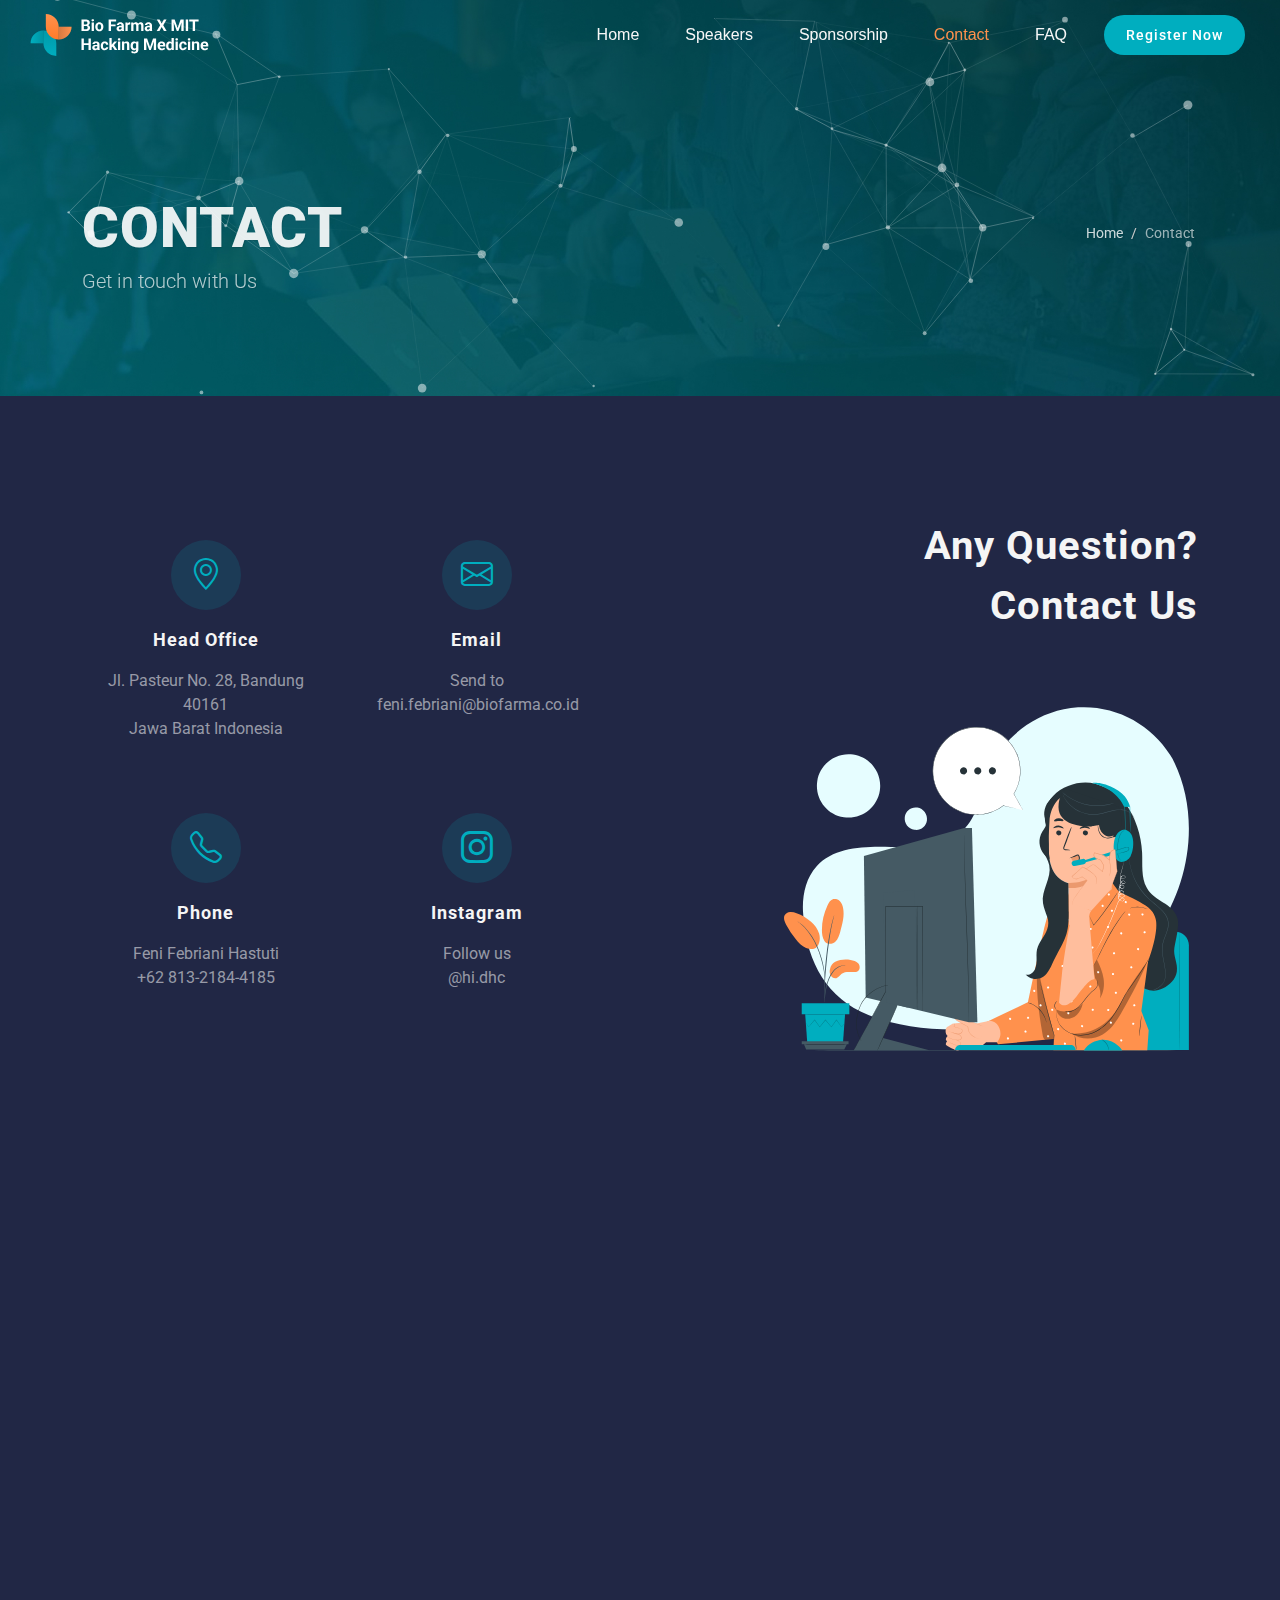
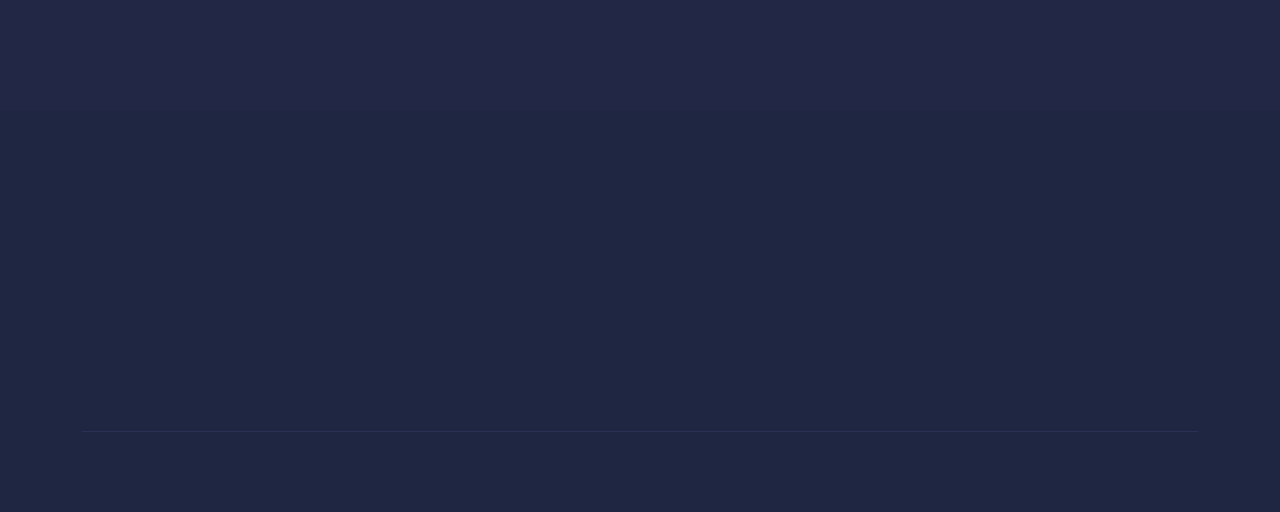
<file: contact.html>
<!DOCTYPE html>
<html dir="ltr" lang="en-US">
<head>

	<meta http-equiv="content-type" content="text/html; charset=utf-8" />
	<meta name="author" content="SemiColonWeb" />

	<!-- Stylesheets
	============================================= -->
	<link href="https://fonts.googleapis.com/css?family=Source+Sans+Pro:300,400,600,700|Roboto:300,400,500,700|IBM+Plex+Serif:300,400,500,600&display=swap" rel="stylesheet" type="text/css" />
	<!-- <link href="http://fonts.cdnfonts.com/css/open-sans" rel="stylesheet" type="text/css"> -->
                
	<link rel="stylesheet" href="css/bootstrap.css" type="text/css" />
	<link rel="stylesheet" href="style.css" type="text/css" />

	<!-- One Page Module Specific Stylesheet -->
	<link rel="stylesheet" href="one-page/onepage.css" type="text/css" />
	<!-- / -->

	<link rel="stylesheet" href="https://cdn.jsdelivr.net/npm/bootstrap-icons@1.8.1/font/bootstrap-icons.css">
	<link rel="stylesheet" href="https://cdnjs.cloudflare.com/ajax/libs/font-awesome/6.1.1/css/all.min.css" integrity="sha512-KfkfwYDsLkIlwQp6LFnl8zNdLGxu9YAA1QvwINks4PhcElQSvqcyVLLD9aMhXd13uQjoXtEKNosOWaZqXgel0g==" crossorigin="anonymous" referrerpolicy="no-referrer" />
	<link rel="stylesheet" href="css/dark.css" type="text/css" />
	<link rel="stylesheet" href="css/font-icons.css" type="text/css" />
	<link rel="stylesheet" href="one-page/css/et-line.css" type="text/css" />
	<link rel="stylesheet" href="css/animate.css" type="text/css" />
	<link rel="stylesheet" href="css/magnific-popup.css" type="text/css" />

	<link rel="stylesheet" href="one-page/css/fonts.css" type="text/css" />

	<link rel="stylesheet" href="css/custom.css" type="text/css" />
	<meta name="viewport" content="width=device-width, initial-scale=1" />

	<!-- Document Title
	============================================= -->
	<title>Contact - Bio Farma X MIT Hacking Medicine</title>

	<link rel="icon" type="image/png" sizes="32x32" href="assets/favicon/favicon-32x32.png">
  	<link rel="icon" type="image/png" sizes="16x16" href="assets/favicon/favicon-16x16.png">

	<style>
		.font-secondary { font-family: 'IBM Plex Serif', serif !important; }
		.bgchanger { background-color: #EEE; }

		#oc-watch .owl-item,
		#oc-watch .owl-item img {
			width: auto;
			height: auto;
			margin: 0 auto;
		}

		#oc-watch.owl-carousel .owl-stage {
			display: flex;
			align-items: center;
			justify-content: center;
		}

		#oc-watch .owl-dots { bottom: 20px; }

		#oc-watch .owl-dots { counter-reset: dots; }

		#oc-watch.owl-carousel .owl-dots .owl-dot {
			margin: 0 4px;
			width: auto;
			height: auto;
			opacity: .3 !important;
			border: none;
			background-color: transparent !important;
			font-family: 'IBM Plex Serif', serif;
		}

		#oc-watch .owl-dot:after {
			content: "";
			position: absolute;
			background: #111;
			height: 2px;
			width: 0;
			top: 50%;
			margin: -1px 4px 0;
			transition: all .3s ease;
		}

		#oc-watch.owl-carousel .owl-dots .owl-dot.active {
			margin-right: 34px;
			opacity: 1 !important;
		}

		#oc-watch .owl-dot.active:after { width: 26px; }

		#oc-watch .owl-dot:before {
			counter-increment: dots;
			content: counter(dots, decimal-leading-zero);
		}

		#slider {
			-webkit-transition: background-color .4s ease;
			-o-transition: background-color .4s ease;
			transition: background-color .4s ease;
		}

		@-webkit-keyframes mouse-scroll {
			0% { top: 10%; opacity: 1; }
			100% { top: 30%; opacity: 0; }
		}
		@keyframes mouse-scroll {
			0% { top: 10%; opacity: 1; }
			100% { top: 30%; opacity: 0; }
		}

		@-webkit-keyframes scroll-mouse {
		    from { transform: translateY(-7px); }
		    to { transform: translateY(0); }
		}
		@keyframes scroll-mouse {
		    from { transform: translateY(-7px); }
		    to { transform: translateY(0); }
		}
		.scroll-inner {
			position: relative;
			width: 26px;
			height: 40px;
			border-radius: 18px;
			border: 2px solid #555;
			-webkit-animation: scroll-mouse 1s infinite;
			animation: scroll-mouse 1s infinite;
		}

		.scroll-wheel {
			position: absolute;
			top: 10%;
			left: 50%;
			width: 6px;
			height: 6px;
			border-radius: 50%;
			transform: translateX(-50%);
			background-color: #555;
			-webkit-animation: mouse-scroll 1s infinite;
			-moz-animation: mouse-scroll 1s infinite;
			-o-animation: mouse-scroll 1s infinite;
			animation: mouse-scroll 1s infinite;
		}

		.one-page-arrow {
			bottom: 40px;
			right: 40px;
			left: auto;
		}

	</style>

</head>

<body class="stretched side-push-panel">

	<div class="body-overlay"></div>

	<!-- Document Wrapper
	============================================= -->
	<div id="wrapper" class="clearfix">

		<!-- Header
		============================================= -->
		<header id="header" class="transparent-header full-header dark header-size-custom" data-sticky-shrink="false" data-mobile-sticky="true">
			<div id="header-wrap">
				<div class="container">
					<div class="header-row">

						<!-- Logo
						============================================= -->
						<div id="logo">
							<a href="index.html" class="standard-logo" data-dark-logo="assets/logo/logo-mit-light.svg"><img src="assets/logo/logo-mit-light.svg" alt="Canvas Logo"></a>
							<a href="index.html" class="retina-logo" data-dark-logo="assets/logo/logo-mit-light.svg"><img src="assets/logo/logo-mit-light.svg" alt="Canvas Logo"></a>
						</div><!-- #logo end -->

						<div class="header-misc d-none d-sm-block">
							<a href="register.html">
								<button class="button button-circle fw-medium ms-0"> Register Now </button>
							</a>
						</div>

						<div id="primary-menu-trigger">
							<svg class="svg-trigger" viewBox="0 0 100 100"><path d="m 30,33 h 40 c 3.722839,0 7.5,3.126468 7.5,8.578427 0,5.451959 -2.727029,8.421573 -7.5,8.421573 h -20"></path><path d="m 30,50 h 40"></path><path d="m 70,67 h -40 c 0,0 -7.5,-0.802118 -7.5,-8.365747 0,-7.563629 7.5,-8.634253 7.5,-8.634253 h 20"></path></svg>
						</div>

						<!-- Primary Navigation
						============================================= -->
						<nav class="primary-menu">

							<ul class="one-page-menu menu-container" data-easing="easeInOutExpo" data-speed="1250" data-offset="70">
								<li class="menu-item">
									<a href="index.html" class="menu-link"><div>Home</div></a>
								</li>
								<li class="menu-item d-none">
									<a href="event.html" class="menu-link"><div>Event</div></a>
								</li>
								<li class="menu-item">
									<a href="#" class="menu-link"><div>Speakers</div></a>
									<ul class="sub-menu-container">
										<li class="menu-item">
											<a class="menu-link" href="speaker.html"><div>Conference Speakers</div></a>
										</li>
										<li class="menu-item">
											<a class="menu-link" href="judges.html"><div>Judges</div></a>
										</li>
										<li class="menu-item">
											<a class="menu-link" href="mentor.html"><div>Mentors</div></a>
										</li>
									</ul>
								</li>
								<li class="menu-item">
									<a href="sponsor.html" class="menu-link"><div>Sponsorship</div></a>
								</li>
								<li class="menu-item current">
									<a href="contact.html" class="menu-link" ><div>Contact</div></a>
								</li>
								<li class="menu-item">
									<a href="faq.html" class="menu-link" ><div>FAQ</div></a>
								</li>
								<li class="menu-item d-block d-sm-none">
									<a href="register.html">
										<button class="button button-circle fw-medium ms-0"> Register Now </button>
									</a>
								</li>
							</ul>

						</nav><!-- #primary-menu end -->

					</div>
				</div>
			</div>
			<div class="header-wrap-clone"></div>
		</header><!-- #header end -->

		<!-- Page Title
		============================================= -->
		<section id="page-title" class="page-title-parallax page-title-dark include-header" data-bottom-top="background-position:0px 300px;" data-top-bottom="background-position:0px -300px;">
			<div id="particles-line"></div>

			<div class="container clearfix" data-animate="fadeInUp" data-delay="10">
				<div class="">
					<h1 class="fw-900">Contact</h1>
					<span class="fc-muted" data-animate="fadeInUp" data-delay="20">Get in touch with Us</span>
				</div>
				<ol class="breadcrumb">
					<li class="breadcrumb-item"><a href="index.html">Home</a></li>
					<li class="breadcrumb-item active" aria-current="page">Contact</li>
				</ol>
			</div>

		</section><!-- #page-title end -->
		

		<!-- Content
		============================================= -->
		<section id="content">
			<div class="content-wrap py-0">
				<div id="section-contact" class="page-section contact bg-dark pb-0">

					<!-- <div class="row mx-0 bottommargin-lg align-items-stretch bg-dark-2">
						<div class="col-lg-6 px-0 py-6">
							<div class="container-fluid container-md">
								<h5 class="text-uppercase ls4 fw-normal mb-2 fc-primary" data-animate="fadeInUp" data-delay="10">Contact Us</h5>
								<h2 class="text-capitalize fw-bold font-body mb-5" data-animate="fadeInUp" data-delay="30">Have Any Questions?<br> Contact With Us</h2>

								<div class="form-widget">

									<div class="form-result"></div>
	
									<form class="mb-0" id="template-contactform" name="template-contactform" action="https://formsubmit.co/el/zaleco" method="POST">
	
										<div class="form-process">
											<div class="css3-spinner">
												<div class="css3-spinner-scaler"></div>
											</div>
										</div>
										
										<div class="row" data-animate="fadeInUp" data-delay="40">
											<div class="col-md-4 form-group">
												<label for="template-contactform-name">Name <small>*</small></label>
												<input type="text" id="template-contactform-name" name="template-contactform-name" value="" class="sm-form-control required"/>
											</div>
	
											<div class="col-md-4 form-group">
												<label for="template-contactform-email">Email <small>*</small></label>
												<input type="email" id="template-contactform-email" name="template-contactform-email" value="" class="required email sm-form-control" />
											</div>
	
											<div class="col-md-4 form-group">
												<label for="template-contactform-phone">Phone</label>
												<input type="text" id="template-contactform-phone" name="template-contactform-phone" value="" class="sm-form-control" />
											</div>
	
											<div class="w-100"></div>
	
											<div class="col form-group">
												<label for="template-contactform-subject">Subject <small>*</small></label>
												<input type="text" id="template-contactform-subject" name="subject" value="" class="required sm-form-control" />
											</div>
	
											<div class="w-100"></div>
	
											<div class="col-12 form-group">
												<label for="template-contactform-message">Message <small>*</small></label>
												<textarea class="required sm-form-control" id="template-contactform-message" name="template-contactform-message" rows="6" cols="30"></textarea>
											</div>
	
											<div class="col-12 form-group d-none">
												<input type="text" id="template-contactform-botcheck" name="template-contactform-botcheck" value="" class="sm-form-control" />
											</div>
										</div>
										<button data-animate="fadeInUp" data-delay="40" type="submit" id="template-contactform-submit" name="template-contactform-submit" value="submit" class="button button-circle button-large fw-medium">Send Message</button>
	
										<input type="hidden" name="prefix" value="template-contactform-">
	
									</form>
	
								</div>
							</div>
						</div>
						<div class="col-lg-6 d-none d-md-block px-0" id="map-container-google-1" class="z-depth-1-half map-container">
							<iframe data-animate="fadeInRight" data-delay="10" src="https://www.google.com/maps/embed?pb=!1m18!1m12!1m3!1d3960.926352745875!2d107.5982121147204!3d-6.899411595014623!2m3!1f0!2f0!3f0!3m2!1i1024!2i768!4f13.1!3m3!1m2!1s0x2e68e643100f64e5%3A0xb642fd4d3a68face!2sBio%20Farma!5e0!3m2!1sen!2sid!4v1649660480054!5m2!1sen!2sid" style="border:0;" allowfullscreen="" loading="lazy" referrerpolicy="no-referrer-when-downgrade"></iframe>
						</div>
					</div> -->

					<div class="container clearfix pb-6">

						<div class="row clearfix gx-6">
							<div class="col-lg-6 order-2 order-lg-1">
								<div class="row gy-4">
									<div class="col-md-6" data-animate="fadeInUp" data-delay="30">
										<a href="https://goo.gl/maps/KEQRrDXi7SucRiPC6" target="_blank">
											<div class="card-contact p-4 center">
												<div class="square-icon">
													<i class="bi bi-geo-alt"></i>
												</div>
												<h4 class="my-3">Head Office</h4>
												<span class="fc-muted">Jl. Pasteur No. 28, Bandung 40161 <br> Jawa Barat Indonesia</span>
											</div>
										</a>
									</div>
									<div class="col-md-6" data-animate="fadeInUp" data-delay="40">
										<a href="mailto:feni.febriani@biofarma.co.id">
											<div class="card-contact p-4 center">
												<div class="square-icon">
													<i class="bi bi-envelope"></i>
												</div>
												<h4 class="my-3">Email</h4>
												<span class="fc-muted">Send to <br> feni.febriani@biofarma.co.id</span>
											</div>
										</a>
									</div>
									<div class="col-md-6" data-animate="fadeInUp" data-delay="50">
										<a href="tel:+62813-2184-4185">
											<div class="card-contact p-4 center">
												<div class="square-icon">
													<i class="bi bi-telephone"></i>
												</div>
												<h4 class="my-3">Phone</h4>
												<!-- <a href="https://wa.me/+6282261177737"></a> -->
												<span class="fc-muted">Feni Febriani Hastuti <br>+62 813-2184-4185</span>
											</div>
										</a>
									</div>
									<div class="col-md-6" data-animate="fadeInUp" data-delay="50">
										<a href="https://instagram.com/hi.dhc" target="_blank">
											<div class="card-contact p-4 center">
												<div class="square-icon">
													<i class="bi bi-instagram"></i>
												</div>
												<h4 class="my-3">Instagram</h4>
													<span class="fc-muted">Follow us <br> @hi.dhc</span>
											</div>
										</a>
									</div>
								</div>
							</div>

							<div class="col-lg-6 order-1 order-lg-2 text-lg-end text-center mb-6">
								<h2 class="text-capitalize fw-bold font-body mb-5" data-animate="fadeInUp" data-delay="30">Any question?<br> Contact us</h2>
								<img data-animate="fadeInUp" data-delay="40" class="w-80" src="assets/images/contact-us.svg" alt="FAQ"  data-animate="fadeInUp" data-delay="40">
							</div>
						</div>

					</div>

					<div class="d-none d-md-block px-0 map" id="map-container-google-1" class="z-depth-1-half map-container">
						<iframe data-animate="fadeInUp" data-delay="10" src="https://www.google.com/maps/embed?pb=!1m18!1m12!1m3!1d3960.926352745875!2d107.5982121147204!3d-6.899411595014623!2m3!1f0!2f0!3f0!3m2!1i1024!2i768!4f13.1!3m3!1m2!1s0x2e68e643100f64e5%3A0xb642fd4d3a68face!2sBio%20Farma!5e0!3m2!1sen!2sid!4v1649660480054!5m2!1sen!2sid" style="border:0;" allowfullscreen="" loading="lazy" referrerpolicy="no-referrer-when-downgrade"></iframe>
					</div>

				</div>
			</div>
		</section><!-- #content end -->

		<!-- Footer
		============================================= -->
		<footer id="footer" class="bg-dark-2 footer">
			<div class="container">
				<!-- Footer Widgets
				============================================= -->
				<div class="footer-widgets-wrap">

					<div class="row clearfix gy-5">

						<div class="col-lg-6">

							<div class="row">
								<div class="col-lg-8">
									<div class="clearfix mb-4" data-animate="fadeInUp" data-delay="10">
										<img src="assets/logo/logo-mit-light.svg" alt="Image" class="">
									</div>
									<div class="clearfix" data-animate="fadeInUp" data-delay="20">
										<p class="mb-0 fc-muted">Solutions to existing problems, developed through collaborative, intense, and innovative teamwork in a short amount of time. </p>
									</div>
								</div>
							</div>

						</div>

						<div class="col-lg-6">

							<div class="clearfix dark">
								<div class="row">
									<div class="col-6" data-animate="fadeInUp" data-delay="30">
										<ul class="mb-0">
											<!-- <li class="mb-3"><a href="index.html">Home</a></li> -->
											<li class="mb-3"><a href="speaker.html">Conference Speakers</a></li>
											<li class="mb-3"><a href="judges.html">Judges</a></li>
											<li class="mb-3"><a href="mentor.html">Mentors</a></li>
											<li class="mb-3"><a href="sponsor.html">Sponsorship</a></li>
										</ul>
									</div>

									<div class="col-6" data-animate="fadeInUp" data-delay="40">
										<ul class="mb-0">
											<li class="mb-3"><a href="contact.html">Contact</a></li>
											<li class="mb-3"><a href="faq.html">FAQ</a></li>
											<li class="mb-3"><a href="terms.html">Terms of Service</a></li>
											<li class="mb-3"><a href="privacy.html">Privacy Policy</a></li>
										</ul>
									</div>
								</div>
							</div>

						</div>

					</div>

				</div><!-- .footer-widgets-wrap end -->
			</div>

			<!-- Copyrights
			============================================= -->
			<div id="copyrights bg-dark-2">
				<div class="container pb-4">

					<div class="line mb-4 mt-0"></div>

					<div class="row justify-content-between d-flex align-items-center gy-4">
						<div class="col-12 col-lg-auto text-center text-lg-start copyrights fc-muted" data-animate="fadeInUp" data-delay="10">
							Copyrights &copy; 2022 All Rights Reserved by <a href="index.html">Bio Farma X MIT
								Hacking Medicine</a>
						</div>

						<div class="col-12 col-lg-auto text-center text-lg-end" data-animate="fadeInUp" data-delay="20">
							<div class=" d-flex justify-content-center">
								<a href="https://instagram.com/hi.dhc" class="social-icon inline-block si-small si-borderless mb-0 si-instagram">
									<i class="icon-instagram"></i>
									<i class="icon-instagram"></i>
								</a>
	
								<a href="mailto:feni.febriani@biofarma.co.id" class="social-icon inline-block si-small si-borderless mb-0 si-gplus">
									<i class="icon-email"></i>
									<i class="icon-email"></i>
								</a>
	
								<a href="tel:+62813-2184-4185" class="social-icon inline-block si-small si-borderless mb-0 si-linkedin">
									<i class="icon-phone"></i>
									<i class="icon-phone"></i>
								</a>
							</div>
						</div>
					</div>

				</div>
			</div><!-- #copyrights end -->
		</footer><!-- #footer end -->

	</div><!-- #wrapper end -->

	<!-- Go To Top
	============================================= -->
	<div id="gotoTop" class="icon-angle-up"></div>

	<!-- JavaScripts
	============================================= -->
	<script src="js/jquery.js"></script>
	<script src="js/plugins.min.js"></script>
	<script src="https://maps.google.com/maps/api/js?key=YOUR-API-KEY"></script>

	<!-- Main Particles Js
	============================================= -->
	<script src="js/particles/particles.min.js"></script>
	<script src="js/particles/particles-line.js"></script><!-- Particles Line -->

	<!-- Footer Scripts
	============================================= -->
	<script src="js/functions.js"></script>

	<script>

		jQuery(window).on( 'pluginCarouselReady', function() {
			var owlWatch	= $('#oc-watch'),
				owlWatchbg	= $('.bgchanger');

			owlWatch.on('translated.owl.carousel changed.owl.carousel', function(event) {
				var bgcolor = owlWatch.find('.active img').attr('data-bg');
				owlWatchbg.css({ 'background-color': bgcolor });
			});
		});


	</script>

</body>
</html>
</file>
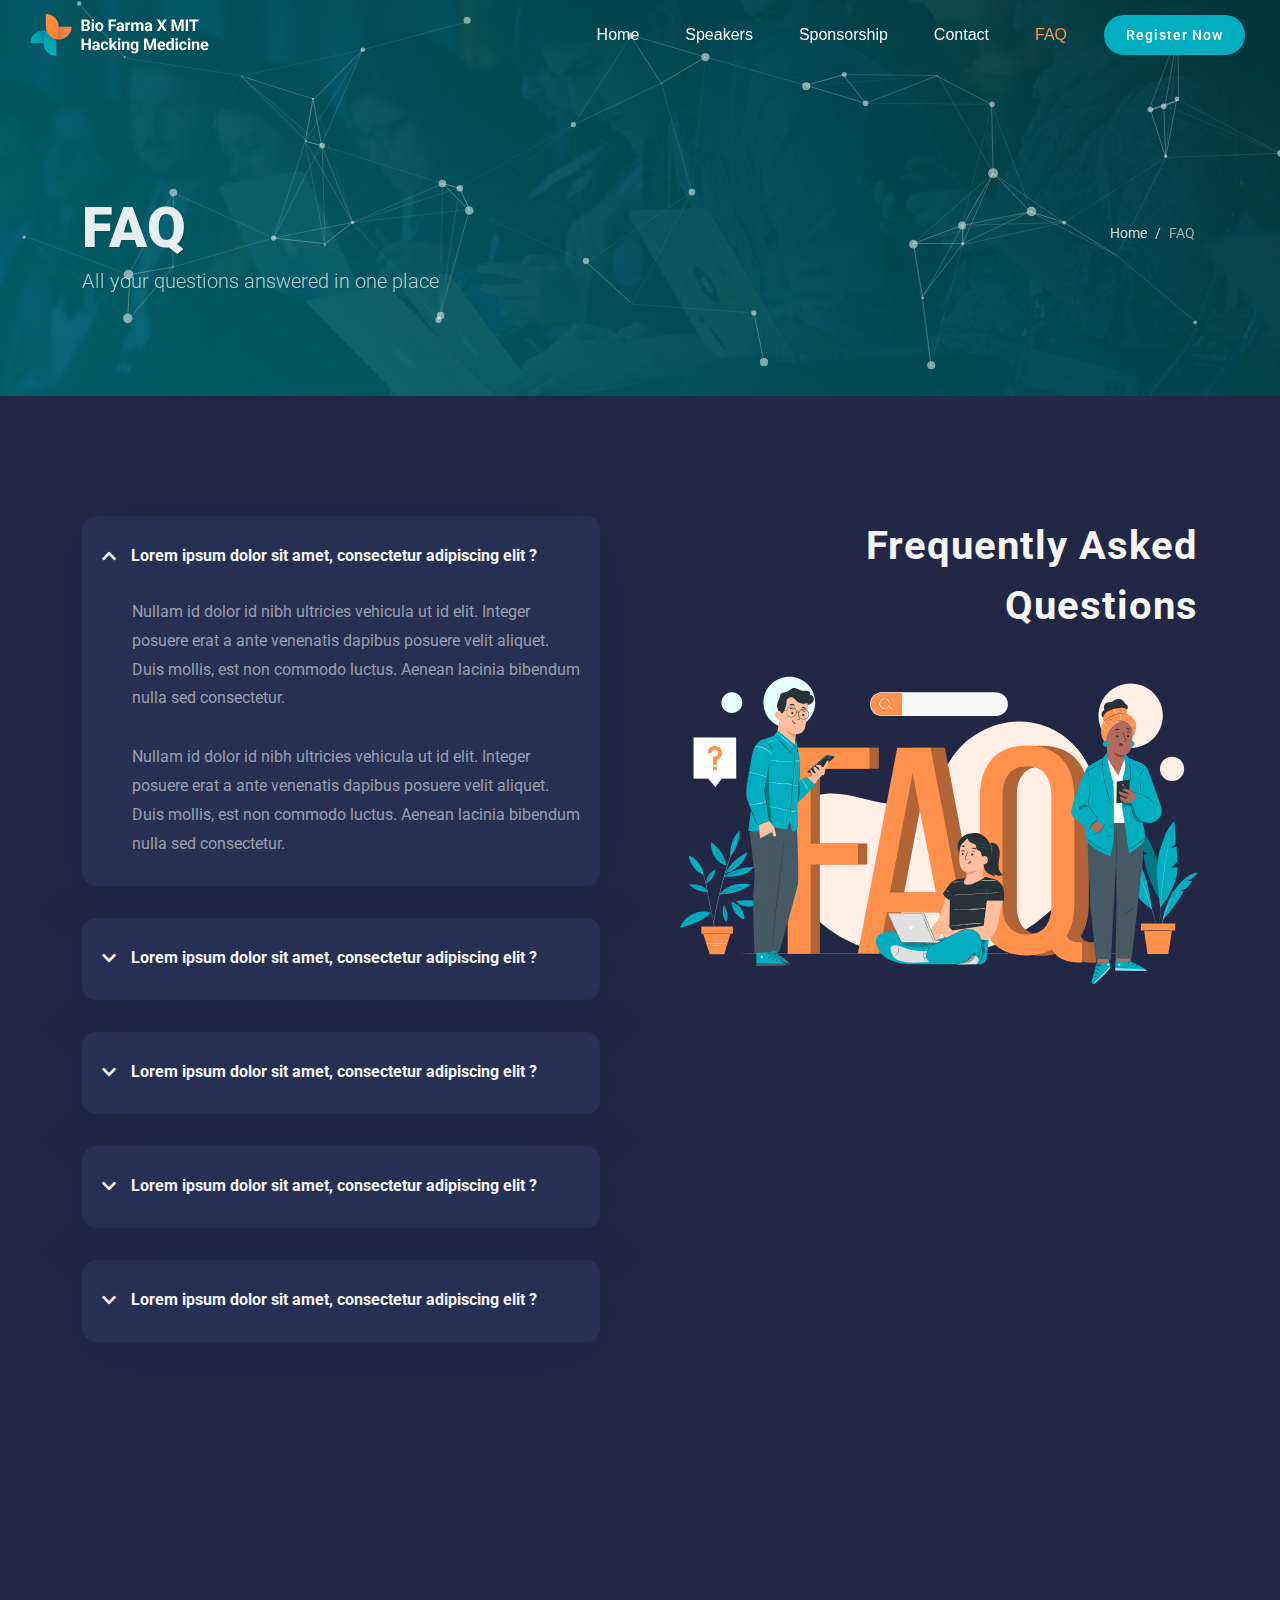
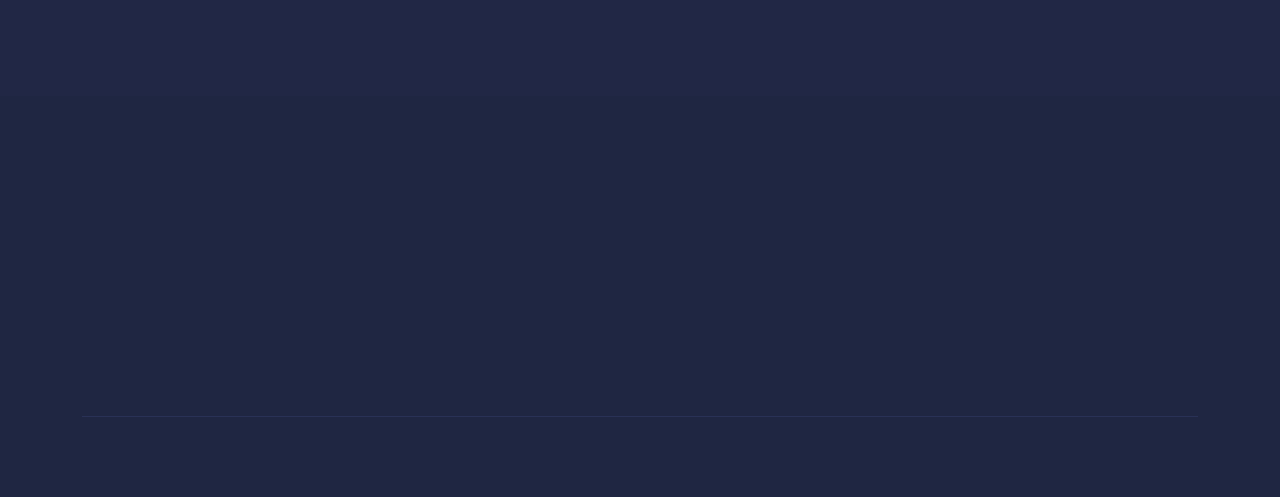
<file: faq.html>
<!DOCTYPE html>
<html dir="ltr" lang="en-US">
<head>

	<meta name="viewport" content="width=device-width, initial-scale=1.0, maximum-scale=1.0, user-scalable=no" />
	<meta http-equiv="content-type" content="text/html; charset=utf-8" />
	<meta name="author" content="SemiColonWeb" />

	<!-- Stylesheets
	============================================= -->
	<link href="https://fonts.googleapis.com/css?family=Source+Sans+Pro:300,400,600,700|Roboto:300,400,500,700|IBM+Plex+Serif:300,400,500,600&display=swap" rel="stylesheet" type="text/css" />
	<!-- <link href="http://fonts.cdnfonts.com/css/open-sans" rel="stylesheet" type="text/css"> -->
                
	<link rel="stylesheet" href="css/bootstrap.css" type="text/css" />
	<link rel="stylesheet" href="style.css" type="text/css" />

	<!-- One Page Module Specific Stylesheet -->
	<link rel="stylesheet" href="one-page/onepage.css" type="text/css" />
	<!-- / -->

	<link rel="stylesheet" href="https://cdn.jsdelivr.net/npm/bootstrap-icons@1.8.1/font/bootstrap-icons.css">
	<link rel="stylesheet" href="https://cdnjs.cloudflare.com/ajax/libs/font-awesome/6.1.1/css/all.min.css" integrity="sha512-KfkfwYDsLkIlwQp6LFnl8zNdLGxu9YAA1QvwINks4PhcElQSvqcyVLLD9aMhXd13uQjoXtEKNosOWaZqXgel0g==" crossorigin="anonymous" referrerpolicy="no-referrer" />
	<link rel="stylesheet" href="css/dark.css" type="text/css" />
	<link rel="stylesheet" href="css/font-icons.css" type="text/css" />
	<link rel="stylesheet" href="one-page/css/et-line.css" type="text/css" />
	<link rel="stylesheet" href="css/animate.css" type="text/css" />
	<link rel="stylesheet" href="css/magnific-popup.css" type="text/css" />

	<link rel="stylesheet" href="one-page/css/fonts.css" type="text/css" />

	<link rel="stylesheet" href="css/custom.css" type="text/css" />
	<meta name="viewport" content="width=device-width, initial-scale=1" />

	<!-- Document Title
	============================================= -->
	<title>FAQ - Bio Farma X MIT Hacking Medicine</title>

	<link rel="icon" type="image/png" sizes="32x32" href="assets/favicon/favicon-32x32.png">
  	<link rel="icon" type="image/png" sizes="16x16" href="assets/favicon/favicon-16x16.png">

	<style>
		.font-secondary { font-family: 'IBM Plex Serif', serif !important; }
		.bgchanger { background-color: #EEE; }

		#oc-watch .owl-item,
		#oc-watch .owl-item img {
			width: auto;
			height: auto;
			margin: 0 auto;
		}

		#oc-watch.owl-carousel .owl-stage {
			display: flex;
			align-items: center;
			justify-content: center;
		}

		#oc-watch .owl-dots { bottom: 20px; }

		#oc-watch .owl-dots { counter-reset: dots; }

		#oc-watch.owl-carousel .owl-dots .owl-dot {
			margin: 0 4px;
			width: auto;
			height: auto;
			opacity: .3 !important;
			border: none;
			background-color: transparent !important;
			font-family: 'IBM Plex Serif', serif;
		}

		#oc-watch .owl-dot:after {
			content: "";
			position: absolute;
			background: #111;
			height: 2px;
			width: 0;
			top: 50%;
			margin: -1px 4px 0;
			transition: all .3s ease;
		}

		#oc-watch.owl-carousel .owl-dots .owl-dot.active {
			margin-right: 34px;
			opacity: 1 !important;
		}

		#oc-watch .owl-dot.active:after { width: 26px; }

		#oc-watch .owl-dot:before {
			counter-increment: dots;
			content: counter(dots, decimal-leading-zero);
		}

		#slider {
			-webkit-transition: background-color .4s ease;
			-o-transition: background-color .4s ease;
			transition: background-color .4s ease;
		}

		@-webkit-keyframes mouse-scroll {
			0% { top: 10%; opacity: 1; }
			100% { top: 30%; opacity: 0; }
		}
		@keyframes mouse-scroll {
			0% { top: 10%; opacity: 1; }
			100% { top: 30%; opacity: 0; }
		}

		@-webkit-keyframes scroll-mouse {
		    from { transform: translateY(-7px); }
		    to { transform: translateY(0); }
		}
		@keyframes scroll-mouse {
		    from { transform: translateY(-7px); }
		    to { transform: translateY(0); }
		}
		.scroll-inner {
			position: relative;
			width: 26px;
			height: 40px;
			border-radius: 18px;
			border: 2px solid #555;
			-webkit-animation: scroll-mouse 1s infinite;
			animation: scroll-mouse 1s infinite;
		}

		.scroll-wheel {
			position: absolute;
			top: 10%;
			left: 50%;
			width: 6px;
			height: 6px;
			border-radius: 50%;
			transform: translateX(-50%);
			background-color: #555;
			-webkit-animation: mouse-scroll 1s infinite;
			-moz-animation: mouse-scroll 1s infinite;
			-o-animation: mouse-scroll 1s infinite;
			animation: mouse-scroll 1s infinite;
		}

		.one-page-arrow {
			bottom: 40px;
			right: 40px;
			left: auto;
		}

	</style>

</head>

<body class="stretched side-push-panel">

	<div class="body-overlay"></div>

	<!-- Document Wrapper
	============================================= -->
	<div id="wrapper" class="clearfix">

		<!-- Header
		============================================= -->
		<header id="header" class="transparent-header full-header dark header-size-custom" data-sticky-shrink="false" data-mobile-sticky="true">
			<div id="header-wrap">
				<div class="container">
					<div class="header-row">

						<!-- Logo
						============================================= -->
						<div id="logo">
							<a href="index.html" class="standard-logo" data-dark-logo="assets/logo/logo-mit-light.svg"><img src="assets/logo/logo-mit-light.svg" alt="Canvas Logo"></a>
							<a href="index.html" class="retina-logo" data-dark-logo="assets/logo/logo-mit-light.svg"><img src="assets/logo/logo-mit-light.svg" alt="Canvas Logo"></a>
						</div><!-- #logo end -->

						<div class="header-misc d-none d-sm-block">
							<a href="register.html">
								<button class="button button-circle fw-medium ms-0"> Register Now </button>
							</a>
						</div>

						<div id="primary-menu-trigger">
							<svg class="svg-trigger" viewBox="0 0 100 100"><path d="m 30,33 h 40 c 3.722839,0 7.5,3.126468 7.5,8.578427 0,5.451959 -2.727029,8.421573 -7.5,8.421573 h -20"></path><path d="m 30,50 h 40"></path><path d="m 70,67 h -40 c 0,0 -7.5,-0.802118 -7.5,-8.365747 0,-7.563629 7.5,-8.634253 7.5,-8.634253 h 20"></path></svg>
						</div>

						<!-- Primary Navigation
						============================================= -->
						<nav class="primary-menu">

							<ul class="one-page-menu menu-container" data-easing="easeInOutExpo" data-speed="1250" data-offset="70">
								<li class="menu-item">
									<a href="index.html" class="menu-link"><div>Home</div></a>
								</li>
								<li class="menu-item d-none">
									<a href="event.html" class="menu-link"><div>Event</div></a>
								</li>
								<li class="menu-item">
									<a href="#" class="menu-link"><div>Speakers</div></a>
									<ul class="sub-menu-container">
										<li class="menu-item">
											<a class="menu-link" href="speaker.html"><div>Conference Speakers</div></a>
										</li>
										<li class="menu-item">
											<a class="menu-link" href="judges.html"><div>Judges</div></a>
										</li>
										<li class="menu-item">
											<a class="menu-link" href="mentor.html"><div>Mentors</div></a>
										</li>
									</ul>
								</li>
								<li class="menu-item">
									<a href="sponsor.html" class="menu-link"><div>Sponsorship</div></a>
								</li>
								<li class="menu-item">
									<a href="contact.html" class="menu-link" ><div>Contact</div></a>
								</li>
								<li class="menu-item current">
									<a href="faq.html" class="menu-link" ><div>FAQ</div></a>
								</li>
								<li class="menu-item d-block d-sm-none">
									<a href="register.html">
										<button class="button button-circle fw-medium ms-0"> Register Now </button>
									</a>
								</li>
							</ul>

						</nav><!-- #primary-menu end -->

					</div>
				</div>
			</div>
			<div class="header-wrap-clone"></div>
		</header><!-- #header end -->

		<section id="page-title" class="page-title-parallax page-title-dark include-header" data-bottom-top="background-position:0px 300px;" data-top-bottom="background-position:0px -300px;">
			<div id="particles-line"></div>

			<div class="container clearfix" data-animate="fadeInUp" data-delay="10">
				<div class="">
					<h1 class="fw-900">FAQ</h1>
					<span class="fc-muted" data-animate="fadeInUp" data-delay="20">All your questions answered in one place</span>
				</div>
				<ol class="breadcrumb">
					<li class="breadcrumb-item"><a href="index.html">Home</a></li>
					<li class="breadcrumb-item active" aria-current="page">FAQ</li>
				</ol>
			</div>

		</section><!-- #page-title end -->

		<!-- Content
		============================================= -->
		<section id="content">
			<div class="content-wrap py-0">
				<div id="section-faq" class="page-section faq bg-dark">
					<div class="container clearfix">
						
						<div class="row clearfix gx-6">

							<div class="col-lg-6 order-2 order-lg-1"  data-animate="fadeInUp" data-delay="30">
								<div class="accordion mb-0">

									<div class="accordion-card">
										<div class="accordion-header">
											<div class="accordion-icon">
												<i class="accordion-closed icon-chevron-down"></i>
												<i class="accordion-open icon-chevron-up"></i>
											</div>
											<div class="accordion-title">
												Lorem ipsum dolor sit amet, consectetur adipiscing elit ?
											</div>
										</div>
										<div class="accordion-content fc-muted">
										 	<p>
												Nullam id dolor id nibh ultricies vehicula ut id elit. Integer posuere erat a ante venenatis dapibus posuere velit aliquet. Duis mollis, est non commodo luctus. Aenean lacinia bibendum nulla sed consectetur.
											</p>
											<p class="mb-0">
												Nullam id dolor id nibh ultricies vehicula ut id elit. Integer posuere erat a ante venenatis dapibus posuere velit aliquet. Duis mollis, est non commodo luctus. Aenean lacinia bibendum nulla sed consectetur.
											</p>
										</div>
									</div>

									<div class="accordion-card">
										<div class="accordion-header">
											<div class="accordion-icon">
												<i class="accordion-closed icon-chevron-down"></i>
												<i class="accordion-open icon-chevron-up"></i>
											</div>
											<div class="accordion-title">
												Lorem ipsum dolor sit amet, consectetur adipiscing elit ?
											</div>
										</div>
										<div class="accordion-content fc-muted">Nullam id dolor id nibh ultricies vehicula ut id elit. Integer posuere erat a ante venenatis dapibus posuere velit aliquet. Duis mollis, est non commodo luctus. Aenean lacinia bibendum nulla sed consectetur.</div>
									</div>

									<div class="accordion-card">
										<div class="accordion-header">
											<div class="accordion-icon">
												<i class="accordion-closed icon-chevron-down"></i>
												<i class="accordion-open icon-chevron-up"></i>
											</div>
											<div class="accordion-title">
												Lorem ipsum dolor sit amet, consectetur adipiscing elit ?
											</div>
										</div>
										<div class="accordion-content fc-muted">Nullam id dolor id nibh ultricies vehicula ut id elit. Integer posuere erat a ante venenatis dapibus posuere velit aliquet. Duis mollis, est non commodo luctus. Aenean lacinia bibendum nulla sed consectetur.</div>
									</div>

									<div class="accordion-card">
										<div class="accordion-header">
											<div class="accordion-icon">
												<i class="accordion-closed icon-chevron-down"></i>
												<i class="accordion-open icon-chevron-up"></i>
											</div>
											<div class="accordion-title">
												Lorem ipsum dolor sit amet, consectetur adipiscing elit ?
											</div>
										</div>
										<div class="accordion-content fc-muted">Nullam id dolor id nibh ultricies vehicula ut id elit. Integer posuere erat a ante venenatis dapibus posuere velit aliquet. Duis mollis, est non commodo luctus. Aenean lacinia bibendum nulla sed consectetur.</div>
									</div>

									<div class="accordion-card">
										<div class="accordion-header">
											<div class="accordion-icon">
												<i class="accordion-closed icon-chevron-down"></i>
												<i class="accordion-open icon-chevron-up"></i>
											</div>
											<div class="accordion-title">
												Lorem ipsum dolor sit amet, consectetur adipiscing elit ?
											</div>
										</div>
										<div class="accordion-content fc-muted">Nullam id dolor id nibh ultricies vehicula ut id elit. Integer posuere erat a ante venenatis dapibus posuere velit aliquet. Duis mollis, est non commodo luctus. Aenean lacinia bibendum nulla sed consectetur.</div>
									</div>

								</div>
							</div>

							<div class="col-lg-6 order-1 order-lg-2 text-lg-end text-center mb-5 sticky-sidebar-wrap">
								<div class="sticky-sidebar">
									<div>
										<!-- <h5 class="text-uppercase ls4 fw-normal mb-2 fc-secondary" data-animate="fadeInUp" data-delay="10">Faq</h5> -->
										<h2 class="text-capitalize fw-bold font-body" data-animate="fadeInUp" data-delay="30">Frequently Asked <br class="d-none d-lg-block">Questions</h2>
									</div>
									<img src="assets/images/faq.svg" alt="FAQ"  data-animate="fadeInUp" data-delay="40">
								</div>
							</div>

						</div>

						<div class="center mt-6" data-animate="fadeInUp" data-delay="10">
							<h3 class="text-capitalize fw-bold font-body">
								Can’t find the answer?
							</h3>
							<a href="contact.html">
								<button class="button button-large button-circle button-large fw-medium">Contact Us</button>
							</a>
						</div>

					</div>

				</div>
			</div>
		</section><!-- #content end -->

		<!-- Footer
		============================================= -->
		<footer id="footer" class="bg-dark-2 footer">
			<div class="container">
				<!-- Footer Widgets
				============================================= -->
				<div class="footer-widgets-wrap">

					<div class="row clearfix gy-5">

						<div class="col-lg-6">

							<div class="row">
								<div class="col-lg-8">
									<div class="clearfix mb-4" data-animate="fadeInUp" data-delay="10">
										<img src="assets/logo/logo-mit-light.svg" alt="Image" class="">
									</div>
									<div class="clearfix" data-animate="fadeInUp" data-delay="20">
										<p class="mb-0 fc-muted">Solutions to existing problems, developed through collaborative, intense, and innovative teamwork in a short amount of time. </p>
									</div>
								</div>
							</div>

						</div>

						<div class="col-lg-6">

							<div class="clearfix dark">
								<div class="row">
									<div class="col-6" data-animate="fadeInUp" data-delay="30">
										<ul class="mb-0">
											<!-- <li class="mb-3"><a href="index.html">Home</a></li> -->
											<li class="mb-3"><a href="speaker.html">Conference Speakers</a></li>
											<li class="mb-3"><a href="judges.html">Judges</a></li>
											<li class="mb-3"><a href="mentor.html">Mentors</a></li>
											<li class="mb-3"><a href="sponsor.html">Sponsorship</a></li>
										</ul>
									</div>

									<div class="col-6" data-animate="fadeInUp" data-delay="40">
										<ul class="mb-0">
											<li class="mb-3"><a href="contact.html">Contact</a></li>
											<li class="mb-3"><a href="faq.html">FAQ</a></li>
											<li class="mb-3"><a href="terms.html">Terms of Service</a></li>
											<li class="mb-3"><a href="privacy.html">Privacy Policy</a></li>
										</ul>
									</div>
								</div>
							</div>

						</div>

					</div>

				</div><!-- .footer-widgets-wrap end -->
			</div>

			<!-- Copyrights
			============================================= -->
			<div id="copyrights bg-dark-2">
				<div class="container pb-4">

					<div class="line mb-4 mt-0"></div>

					<div class="row justify-content-between d-flex align-items-center gy-4">
						<div class="col-12 col-lg-auto text-center text-lg-start copyrights fc-muted" data-animate="fadeInUp" data-delay="10">
							Copyrights &copy; 2022 All Rights Reserved by <a href="index.html">Bio Farma X MIT
								Hacking Medicine</a>
						</div>

						<div class="col-12 col-lg-auto text-center text-lg-end" data-animate="fadeInUp" data-delay="20">
							<div class=" d-flex justify-content-center">
								<a href="https://instagram.com/hi.dhc" class="social-icon inline-block si-small si-borderless mb-0 si-instagram">
									<i class="icon-instagram"></i>
									<i class="icon-instagram"></i>
								</a>
	
								<a href="mailto:feni.febriani@biofarma.co.id" class="social-icon inline-block si-small si-borderless mb-0 si-gplus">
									<i class="icon-email"></i>
									<i class="icon-email"></i>
								</a>
	
								<a href="tel:+62813-2184-4185" class="social-icon inline-block si-small si-borderless mb-0 si-linkedin">
									<i class="icon-phone"></i>
									<i class="icon-phone"></i>
								</a>
							</div>
						</div>
					</div>

				</div>
			</div><!-- #copyrights end -->
		</footer><!-- #footer end -->

	</div><!-- #wrapper end -->

	<!-- Go To Top
	============================================= -->
	<div id="gotoTop" class="icon-angle-up"></div>

	<!-- JavaScripts
	============================================= -->
	<script src="js/jquery.js"></script>
	<script src="js/plugins.min.js"></script>
	<script src="https://maps.google.com/maps/api/js?key=YOUR-API-KEY"></script>

	<!-- Main Particles Js
	============================================= -->
	<script src="js/particles/particles.min.js"></script>
	<script src="js/particles/particles-line.js"></script><!-- Particles Line -->

	<!-- Footer Scripts
	============================================= -->
	<script src="js/functions.js"></script>

	<script>

		jQuery(window).on( 'pluginCarouselReady', function() {
			var owlWatch	= $('#oc-watch'),
				owlWatchbg	= $('.bgchanger');

			owlWatch.on('translated.owl.carousel changed.owl.carousel', function(event) {
				var bgcolor = owlWatch.find('.active img').attr('data-bg');
				owlWatchbg.css({ 'background-color': bgcolor });
			});
		});


	</script>

</body>
</html>
</file>
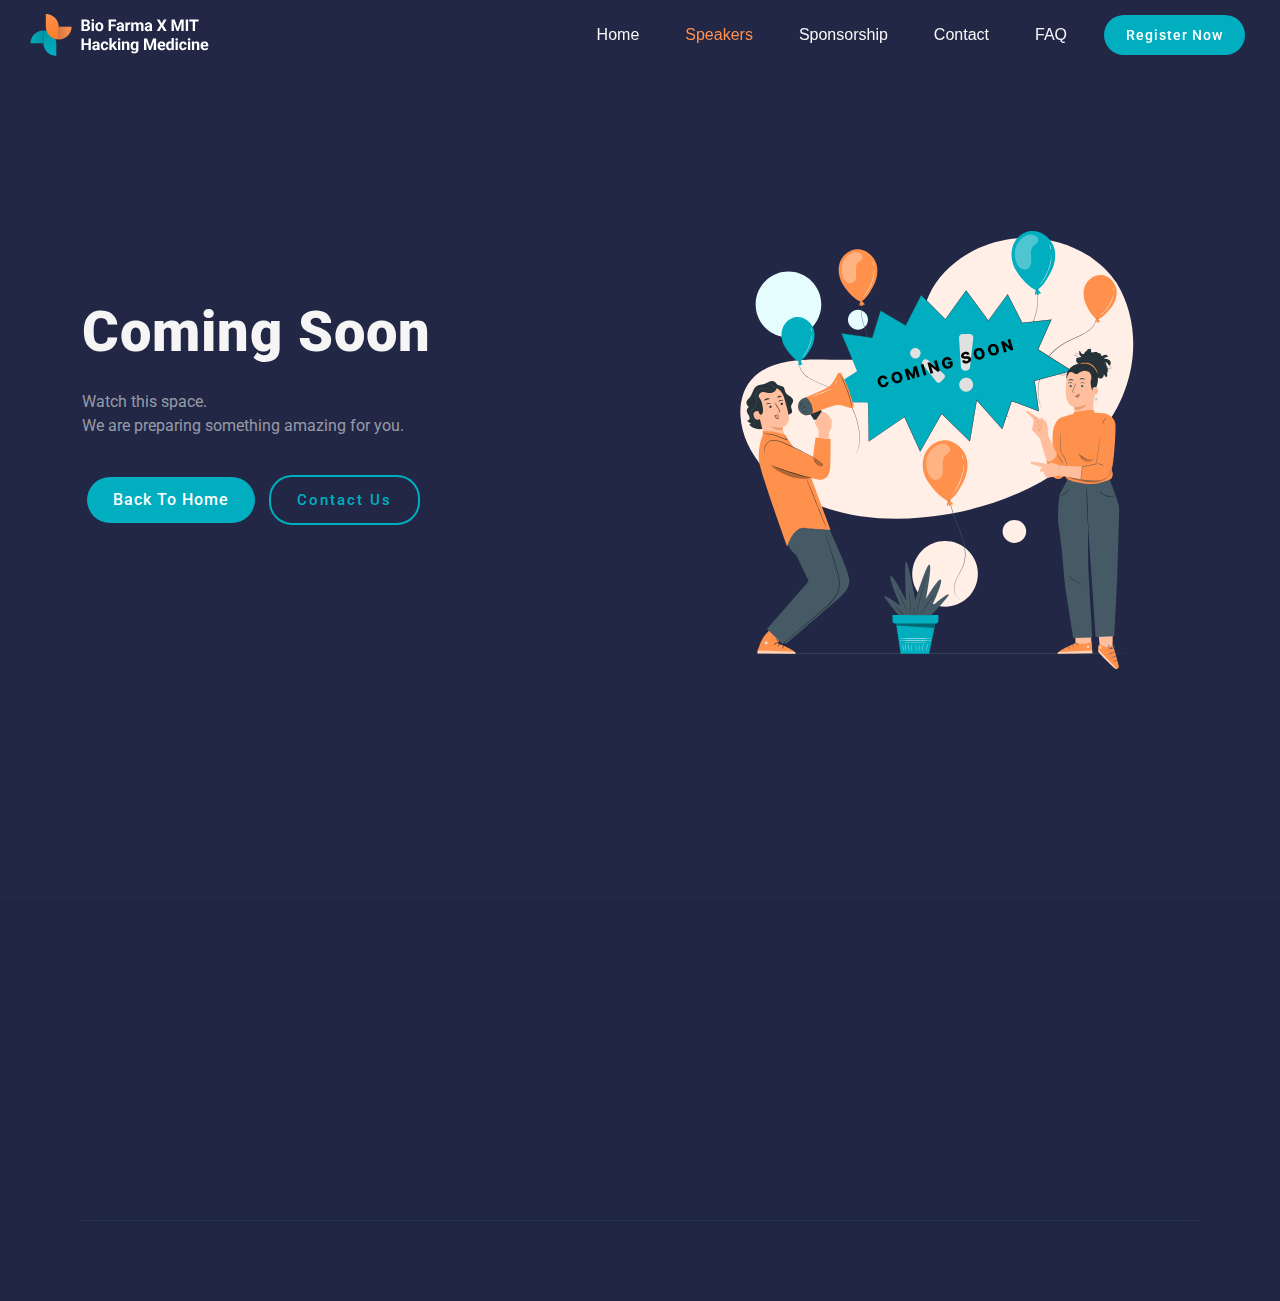
<file: judges.html>
<!DOCTYPE html>
<html dir="ltr" lang="en-US">
<head>

	<meta name="viewport" content="width=device-width, initial-scale=1.0, maximum-scale=1.0, user-scalable=no" />
	<meta http-equiv="content-type" content="text/html; charset=utf-8" />
	<meta name="author" content="SemiColonWeb" />

	<!-- Stylesheets
	============================================= -->
	<link href="https://fonts.googleapis.com/css?family=Source+Sans+Pro:300,400,600,700|Roboto:300,400,500,700|IBM+Plex+Serif:300,400,500,600&display=swap" rel="stylesheet" type="text/css" />
	<!-- <link href="http://fonts.cdnfonts.com/css/open-sans" rel="stylesheet" type="text/css"> -->
                
	<link rel="stylesheet" href="css/bootstrap.css" type="text/css" />
	<link rel="stylesheet" href="style.css" type="text/css" />

	<!-- One Page Module Specific Stylesheet -->
	<link rel="stylesheet" href="one-page/onepage.css" type="text/css" />
	<!-- / -->

	<link rel="stylesheet" href="https://cdn.jsdelivr.net/npm/bootstrap-icons@1.8.1/font/bootstrap-icons.css">
	<link rel="stylesheet" href="https://cdnjs.cloudflare.com/ajax/libs/font-awesome/6.1.1/css/all.min.css" integrity="sha512-KfkfwYDsLkIlwQp6LFnl8zNdLGxu9YAA1QvwINks4PhcElQSvqcyVLLD9aMhXd13uQjoXtEKNosOWaZqXgel0g==" crossorigin="anonymous" referrerpolicy="no-referrer" />
	<link rel="stylesheet" href="css/dark.css" type="text/css" />
	<link rel="stylesheet" href="css/font-icons.css" type="text/css" />
	<link rel="stylesheet" href="one-page/css/et-line.css" type="text/css" />
	<link rel="stylesheet" href="css/animate.css" type="text/css" />
	<link rel="stylesheet" href="css/magnific-popup.css" type="text/css" />

	<link rel="stylesheet" href="one-page/css/fonts.css" type="text/css" />

	<link rel="stylesheet" href="css/custom.css" type="text/css" />
	<meta name="viewport" content="width=device-width, initial-scale=1" />

	<!-- Document Title
	============================================= -->
	<title>Judges - Bio Farma X MIT Hacking Medicine</title>

	<link rel="icon" type="image/png" sizes="32x32" href="assets/favicon/favicon-32x32.png">
  	<link rel="icon" type="image/png" sizes="16x16" href="assets/favicon/favicon-16x16.png">

</head>

<body class="stretched side-push-panel">

	<div class="body-overlay"></div>

	<!-- Document Wrapper
	============================================= -->
	<div id="wrapper" class="clearfix">

		<!-- Header
		============================================= -->
		<header id="header" class="full-header dark border-full-header header-size-custom bg-dark" data-sticky-shrink="false" data-mobile-sticky="true">
			<div id="header-wrap">
				<div class="container">
					<div class="header-row">

						<!-- Logo
						============================================= -->
						<div id="logo">
							<a href="index.html" class="standard-logo" data-dark-logo="assets/logo/logo-mit-light.svg"><img src="assets/logo/logo-mit-light.svg" alt="Canvas Logo"></a>
							<a href="index.html" class="retina-logo" data-dark-logo="assets/logo/logo-mit-light.svg"><img src="assets/logo/logo-mit-light.svg" alt="Canvas Logo"></a>
						</div><!-- #logo end -->

						<div class="header-misc d-none d-sm-block">
							<a href="register.html">
								<button class="button button-circle fw-medium ms-0"> Register Now </button>
							</a>
						</div>

						<div id="primary-menu-trigger">
							<svg class="svg-trigger" viewBox="0 0 100 100"><path d="m 30,33 h 40 c 3.722839,0 7.5,3.126468 7.5,8.578427 0,5.451959 -2.727029,8.421573 -7.5,8.421573 h -20"></path><path d="m 30,50 h 40"></path><path d="m 70,67 h -40 c 0,0 -7.5,-0.802118 -7.5,-8.365747 0,-7.563629 7.5,-8.634253 7.5,-8.634253 h 20"></path></svg>
						</div>

						<!-- Primary Navigation
						============================================= -->
						<nav class="primary-menu">

							<ul class="one-page-menu menu-container" data-easing="easeInOutExpo" data-speed="1250" data-offset="70">
								<li class="menu-item">
									<a href="index.html" class="menu-link"><div>Home</div></a>
								</li>
								<li class="menu-item d-none">
									<a href="event.html" class="menu-link"><div>Event</div></a>
								</li>
								<li class="menu-item current">
									<a href="#" class="menu-link"><div>Speakers</div></a>
									<ul class="sub-menu-container">
										<li class="menu-item">
											<a class="menu-link" href="speaker.html"><div>Conference Speakers</div></a>
										</li>
										<li class="menu-item current">
											<a class="menu-link" href="judges.html"><div>Judges</div></a>
										</li>
										<li class="menu-item">
											<a class="menu-link" href="mentor.html"><div>Mentors</div></a>
										</li>
									</ul>
								</li>
								<li class="menu-item">
									<a href="sponsor.html" class="menu-link"><div>Sponsorship</div></a>
								</li>
								<li class="menu-item">
									<a href="contact.html" class="menu-link" ><div>Contact</div></a>
								</li>
								<li class="menu-item">
									<a href="faq.html" class="menu-link" ><div>FAQ</div></a>
								</li>
								<li class="menu-item d-block d-sm-none">
									<a href="register.html">
										<button class="button button-circle fw-medium ms-0"> Register Now </button>
									</a>
								</li>
							</ul>

						</nav><!-- #primary-menu end -->

					</div>
				</div>
			</div>
			<div class="header-wrap-clone"></div>
		</header><!-- #header end -->

		<!-- Coming soon
		============================================= -->
		<section id="slider" class="coming-soon slider-element min-vh-100 bgchanger include-header bg-dark hero">
			<div class="slider-inner">

				<div class="vertical-middle slider-element-fade">
					<div class="container text-start">
						<div class="row align-items-center gx-6">
							<div class="col-lg-6 text-center text-lg-start mb-6">
								<div class="emphasis-title bottommargin-sm mb-5">
									<h1 class="fw-900 mb-3" data-animate="fadeInUp" data-delay="10">
										Coming Soon
									</h1>
									<p class="opmargin-sm mb-0 fc-muted" data-animate="fadeInUp" data-delay="20">
										Watch this space. <br> We are preparing something amazing for you.
									</p>
								</div>
								<a href="index.html">
									<button data-animate="fadeInUp" data-delay="30" class="button button-large button-circle fw-medium">Back to home</button>
								</a>
								<a href="contact.html" data-scrollto="#section-about" data-easing="easeInOutExpo" data-speed="1250" data-offset="70">
									<button data-animate="fadeInUp" data-delay="40" class="button button-large button-border button-circle fw-medium">Contact Us</button>
								</a>
							</div>

							<div data-animate="fadeInUp" data-delay="10" class="col-lg-6 text-center">
								<img class="w-80" src="assets/images/coming-soon.svg" alt="coming soon">
							</div>
						</div>
					</div>
				</div>

			</div>
		</section><!-- #Coming soon end -->

		<!-- Page Title
		============================================= -->
		<section id="page-title" class="page-title-dark bg-dark d-none">

			<div class="container clearfix" data-animate="fadeInUp" data-delay="20">
				<div class="title-block">
					<h1 class="fw-900">Judges</h1>
					<span class="fc-muted" data-animate="fadeInUp" data-delay="20">6 Professional judges for the hackathon</span>
				</div>
				<ol class="breadcrumb">
					<li class="breadcrumb-item"><a href="index.html">Home</a></li>
					<li class="breadcrumb-item active" aria-current="page">Judges</li>
				</ol>
			</div>

		</section><!-- #page-title end -->

		<!-- Content
		============================================= -->
		<section id="content">
			<div class="content-wrap py-0 d-none">
				<div id="section-judges" class="page-section judges bg-dark pt-0">
					<div class="container clearfix">

						<div class="center">
							<!-- <h5 class="text-uppercase ls4 fw-normal mb-2 fc-secondary" data-animate="fadeInUp" data-delay="10">Judges</h5> -->
							<h2 class="text-capitalize fw-bold font-body" data-animate="fadeInUp" data-delay="20">Our Judges for The Hackathon</h2>
						</div>

						<div class="row clearfix mt-6">
							<div class="col-6 pe-5">
								<div class="d-flex align-items-center px-4 card-judges mb-4" data-animate="fadeInLeft" data-delay="30">
									<span>01.</span>
									<h4 class="mb-0 fw-bold">Business Owner</h4>
								</div>
								<div class="d-flex align-items-center px-4 card-judges mb-4" data-animate="fadeInLeft" data-delay="4">
									<span>02.</span>
									<h4 class="mb-0 fw-bold">Venture Capital</h4>
								</div>
								<div class="d-flex align-items-center px-4 card-judges mb-4" data-animate="fadeInLeft" data-delay="50">
									<span>03.</span>
									<h4 class="mb-0 fw-bold">Start-Up</h4>
								</div>
								<div class="d-flex align-items-center px-4 card-judges" data-animate="fadeInLeft" data-delay="60">
									<span>04.</span>
									<h4 class="mb-0 fw-bold">Stakeholder (MoSOE & MoH)</h4>
								</div>
							</div>
							<div class="col-6 ps-5">
								<div class="row gy-4">
									<div class="col-lg-4" data-animate="fadeInUp" data-delay="30">
										<a href="#">
											<div class="card-small">
												<img class="full-width" src="one-page/images/magazine/thumb/doc_1.jpg" alt="Image">
												<div class="my-3">
													<h3 class="mb-2">Jane Doe</h3>
													<p class="text-muted">Principal Design Manager, Microsoft</p>
												</div>
											</div>
										</a>
									</div>
									<div class="col-lg-4" data-animate="fadeInUp" data-delay="40">
										<a href="#">
											<div class="card-small">
												<img class="full-width" src="one-page/images/magazine/thumb/doc_1.jpg" alt="Image">
												<div class="my-3">
													<h3 class="mb-2">Jane Doe</h3>
													<p class="text-muted">Principal Design Manager, Microsoft</p>
												</div>
											</div>
										</a>
									</div>
									<div class="col-lg-4" data-animate="fadeInUp" data-delay="50">
										<a href="#">
											<div class="card-small">
												<img class="full-width" src="one-page/images/magazine/thumb/doc_1.jpg" alt="Image">
												<div class="my-3">
													<h3 class="mb-2">Jane Doe</h3>
													<p class="text-muted">Principal Design Manager, Microsoft</p>
												</div>
											</div>
										</a>
									</div>
									<div class="col-lg-4" data-animate="fadeInUp" data-delay="60">
										<a href="#">
											<div class="card-small">
												<img class="full-width" src="one-page/images/magazine/thumb/doc_1.jpg" alt="Image">
												<div class="my-3">
													<h3 class="mb-2">Jane Doe</h3>
													<p class="text-muted">Principal Design Manager, Microsoft</p>
												</div>
											</div>
										</a>
									</div>
									<div class="col-lg-4" data-animate="fadeInUp" data-delay="70">
										<a href="#">
											<div class="card-small">
												<img class="full-width" src="one-page/images/magazine/thumb/doc_1.jpg" alt="Image">
												<div class="my-3">
													<h3 class="mb-2">Jane Doe</h3>
													<p class="text-muted">Principal Design Manager, Microsoft</p>
												</div>
											</div>
										</a>
									</div>
									<div class="col-lg-4" data-animate="fadeInUp" data-delay="80">
										<a href="#">
											<div class="card-small">
												<img class="full-width" src="one-page/images/magazine/thumb/doc_1.jpg" alt="Image">
												<div class="my-3">
													<h3 class="mb-2">Jane Doe</h3>
													<p class="text-muted">Principal Design Manager, Microsoft</p>
												</div>
											</div>
										</a>
									</div>
								</div>
							</div>
						</div>

					</div>

				</div>
			</div>
		</section><!-- #content end -->

		<!-- Footer
		============================================= -->
		<footer id="footer" class="bg-dark-2 footer">
			<div class="container">
				<!-- Footer Widgets
				============================================= -->
				<div class="footer-widgets-wrap">

					<div class="row clearfix gy-5">

						<div class="col-lg-6">

							<div class="row">
								<div class="col-lg-8">
									<div class="clearfix mb-4" data-animate="fadeInUp" data-delay="10">
										<img src="assets/logo/logo-mit-light.svg" alt="Image" class="">
									</div>
									<div class="clearfix" data-animate="fadeInUp" data-delay="20">
										<p class="mb-0 fc-muted">Solutions to existing problems, developed through collaborative, intense, and innovative teamwork in a short amount of time. </p>
									</div>
								</div>
							</div>

						</div>

						<div class="col-lg-6">

							<div class="clearfix dark">
								<div class="row">
									<div class="col-6" data-animate="fadeInUp" data-delay="30">
										<ul class="mb-0">
											<!-- <li class="mb-3"><a href="index.html">Home</a></li> -->
											<li class="mb-3"><a href="speaker.html">Conference Speakers</a></li>
											<li class="mb-3"><a href="judges.html">Judges</a></li>
											<li class="mb-3"><a href="mentor.html">Mentors</a></li>
											<li class="mb-3"><a href="sponsor.html">Sponsorship</a></li>
										</ul>
									</div>

									<div class="col-6" data-animate="fadeInUp" data-delay="40">
										<ul class="mb-0">
											<li class="mb-3"><a href="contact.html">Contact</a></li>
											<li class="mb-3"><a href="faq.html">FAQ</a></li>
											<li class="mb-3"><a href="terms.html">Terms of Service</a></li>
											<li class="mb-3"><a href="privacy.html">Privacy Policy</a></li>
										</ul>
									</div>
								</div>
							</div>

						</div>

					</div>

				</div><!-- .footer-widgets-wrap end -->
			</div>

			<!-- Copyrights
			============================================= -->
			<div id="copyrights bg-dark-2">
				<div class="container pb-4">

					<div class="line mb-4 mt-0"></div>

					<div class="row justify-content-between d-flex align-items-center gy-4">
						<div class="col-12 col-lg-auto text-center text-lg-start copyrights fc-muted" data-animate="fadeInUp" data-delay="10">
							Copyrights &copy; 2022 All Rights Reserved by <a href="index.html">Bio Farma X MIT
								Hacking Medicine</a>
						</div>

						<div class="col-12 col-lg-auto text-center text-lg-end" data-animate="fadeInUp" data-delay="20">
							<div class=" d-flex justify-content-center">
								<a href="https://instagram.com/hi.dhc" class="social-icon inline-block si-small si-borderless mb-0 si-instagram">
									<i class="icon-instagram"></i>
									<i class="icon-instagram"></i>
								</a>
	
								<a href="mailto:feni.febriani@biofarma.co.id" class="social-icon inline-block si-small si-borderless mb-0 si-gplus">
									<i class="icon-email"></i>
									<i class="icon-email"></i>
								</a>
	
								<a href="tel:+62813-2184-4185" class="social-icon inline-block si-small si-borderless mb-0 si-linkedin">
									<i class="icon-phone"></i>
									<i class="icon-phone"></i>
								</a>
							</div>
						</div>
					</div>

				</div>
			</div><!-- #copyrights end -->
		</footer><!-- #footer end -->

	</div><!-- #wrapper end -->

	<!-- Go To Top
	============================================= -->
	<div id="gotoTop" class="icon-angle-up"></div>

	<!-- JavaScripts
	============================================= -->
	<script src="js/jquery.js"></script>
	<script src="js/plugins.min.js"></script>
	<script src="https://maps.google.com/maps/api/js?key=YOUR-API-KEY"></script>

	<!-- Footer Scripts
	============================================= -->
	<script src="js/functions.js"></script>

	<script>

		jQuery(window).on( 'pluginCarouselReady', function() {
			var owlWatch	= $('#oc-watch'),
				owlWatchbg	= $('.bgchanger');

			owlWatch.on('translated.owl.carousel changed.owl.carousel', function(event) {
				var bgcolor = owlWatch.find('.active img').attr('data-bg');
				owlWatchbg.css({ 'background-color': bgcolor });
			});
		});


	</script>

</body>
</html>
</file>
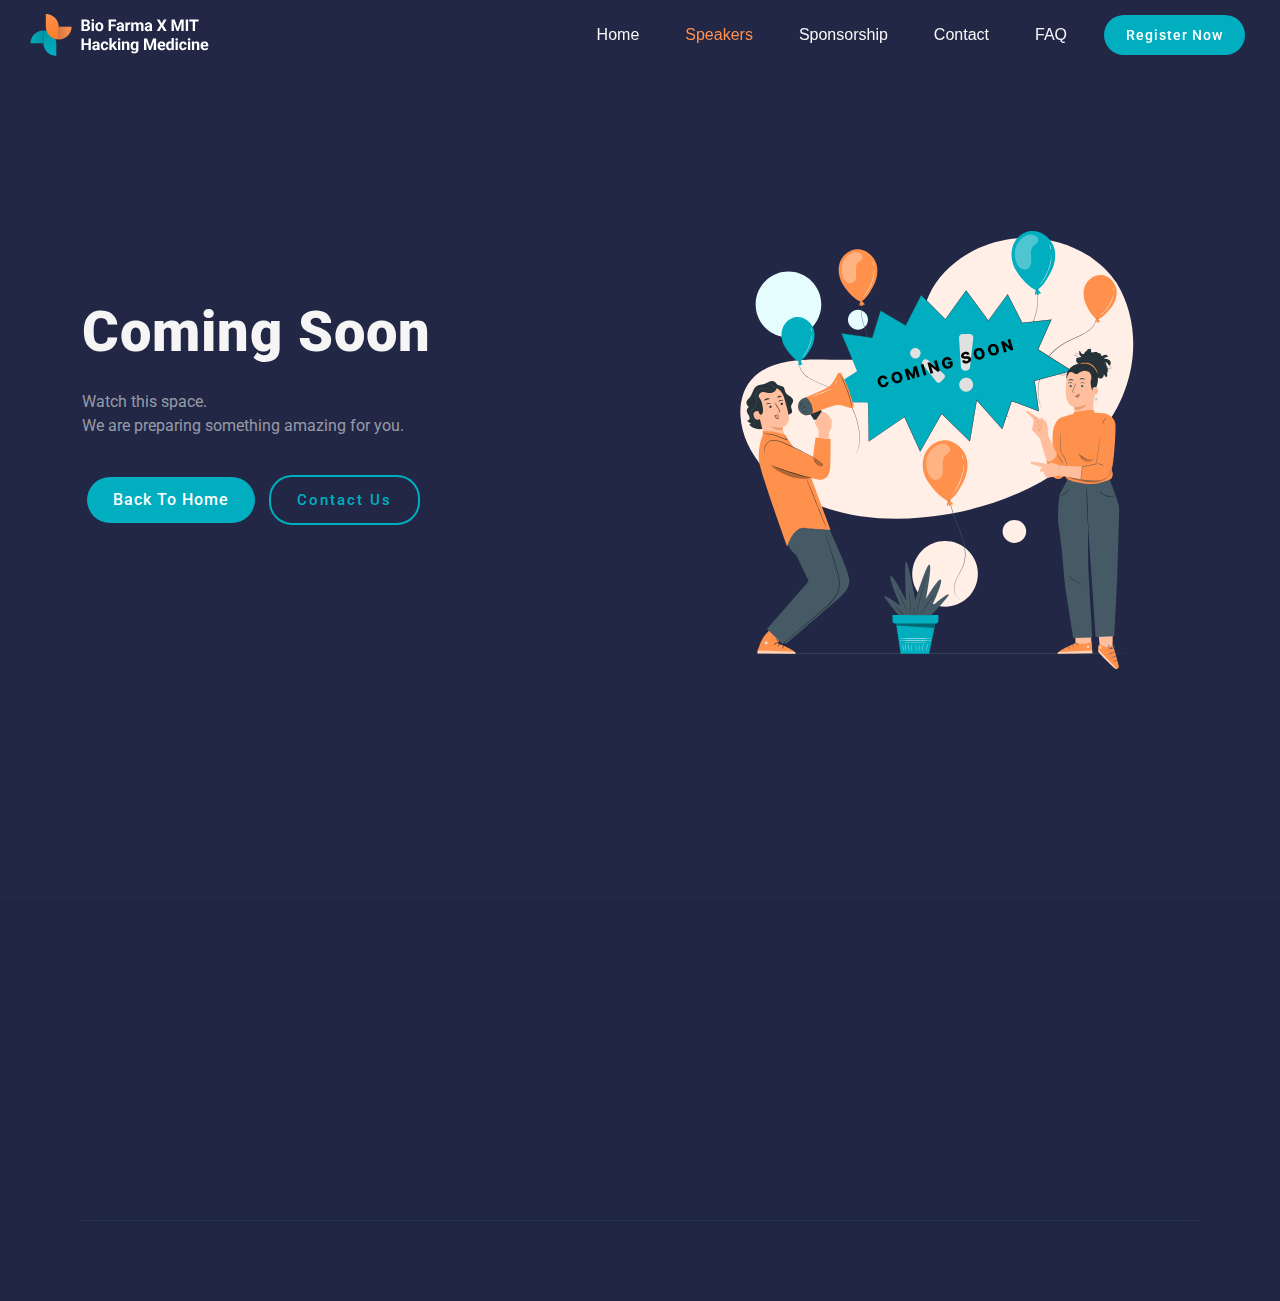
<file: mentor.html>
<!DOCTYPE html>
<html dir="ltr" lang="en-US">
<head>

	<meta name="viewport" content="width=device-width, initial-scale=1.0, maximum-scale=1.0, user-scalable=no" />
	<meta http-equiv="content-type" content="text/html; charset=utf-8" />
	<meta name="author" content="SemiColonWeb" />

	<!-- Stylesheets
	============================================= -->
	<link href="https://fonts.googleapis.com/css?family=Source+Sans+Pro:300,400,600,700|Roboto:300,400,500,700|IBM+Plex+Serif:300,400,500,600&display=swap" rel="stylesheet" type="text/css" />
	<!-- <link href="http://fonts.cdnfonts.com/css/open-sans" rel="stylesheet" type="text/css"> -->
                
	<link rel="stylesheet" href="css/bootstrap.css" type="text/css" />
	<link rel="stylesheet" href="style.css" type="text/css" />

	<!-- One Page Module Specific Stylesheet -->
	<link rel="stylesheet" href="one-page/onepage.css" type="text/css" />
	<!-- / -->

	<link rel="stylesheet" href="https://cdn.jsdelivr.net/npm/bootstrap-icons@1.8.1/font/bootstrap-icons.css">
	<link rel="stylesheet" href="https://cdnjs.cloudflare.com/ajax/libs/font-awesome/6.1.1/css/all.min.css" integrity="sha512-KfkfwYDsLkIlwQp6LFnl8zNdLGxu9YAA1QvwINks4PhcElQSvqcyVLLD9aMhXd13uQjoXtEKNosOWaZqXgel0g==" crossorigin="anonymous" referrerpolicy="no-referrer" />
	<link rel="stylesheet" href="css/dark.css" type="text/css" />
	<link rel="stylesheet" href="css/font-icons.css" type="text/css" />
	<link rel="stylesheet" href="one-page/css/et-line.css" type="text/css" />
	<link rel="stylesheet" href="css/animate.css" type="text/css" />
	<link rel="stylesheet" href="css/magnific-popup.css" type="text/css" />

	<link rel="stylesheet" href="one-page/css/fonts.css" type="text/css" />

	<link rel="stylesheet" href="css/custom.css" type="text/css" />
	<meta name="viewport" content="width=device-width, initial-scale=1" />

	<!-- Document Title
	============================================= -->
	<title>Mentor - Bio Farma X MIT Hacking Medicine</title>

	<link rel="icon" type="image/png" sizes="32x32" href="assets/favicon/favicon-32x32.png">
  	<link rel="icon" type="image/png" sizes="16x16" href="assets/favicon/favicon-16x16.png">

</head>

<body class="stretched side-push-panel">

	<div class="body-overlay"></div>

	<!-- Document Wrapper
	============================================= -->
	<div id="wrapper" class="clearfix">

		<!-- Header
		============================================= -->
		<header id="header" class="full-header dark border-full-header header-size-custom bg-dark" data-sticky-shrink="false" data-mobile-sticky="true">
			<div id="header-wrap">
				<div class="container">
					<div class="header-row">

						<!-- Logo
						============================================= -->
						<div id="logo">
							<a href="index.html" class="standard-logo" data-dark-logo="assets/logo/logo-mit-light.svg"><img src="assets/logo/logo-mit-light.svg" alt="Canvas Logo"></a>
							<a href="index.html" class="retina-logo" data-dark-logo="assets/logo/logo-mit-light.svg"><img src="assets/logo/logo-mit-light.svg" alt="Canvas Logo"></a>
						</div><!-- #logo end -->

						<div class="header-misc d-none d-sm-block">
							<a href="register.html">
								<button class="button button-circle fw-medium ms-0"> Register Now </button>
							</a>
						</div>

						<div id="primary-menu-trigger">
							<svg class="svg-trigger" viewBox="0 0 100 100"><path d="m 30,33 h 40 c 3.722839,0 7.5,3.126468 7.5,8.578427 0,5.451959 -2.727029,8.421573 -7.5,8.421573 h -20"></path><path d="m 30,50 h 40"></path><path d="m 70,67 h -40 c 0,0 -7.5,-0.802118 -7.5,-8.365747 0,-7.563629 7.5,-8.634253 7.5,-8.634253 h 20"></path></svg>
						</div>

						<!-- Primary Navigation
						============================================= -->
						<nav class="primary-menu">

							<ul class="one-page-menu menu-container" data-easing="easeInOutExpo" data-speed="1250" data-offset="70">
								<li class="menu-item">
									<a href="index.html" class="menu-link"><div>Home</div></a>
								</li>
								<li class="menu-item d-none">
									<a href="event.html" class="menu-link"><div>Event</div></a>
								</li>
								<li class="menu-item current">
									<a href="#" class="menu-link"><div>Speakers</div></a>
									<ul class="sub-menu-container">
										<li class="menu-item">
											<a class="menu-link" href="speaker.html"><div>Conference Speakers</div></a>
										</li>
										<li class="menu-item">
											<a class="menu-link" href="judges.html"><div>Judges</div></a>
										</li>
										<li class="menu-item current">
											<a class="menu-link" href="mentor.html"><div>Mentors</div></a>
										</li>
									</ul>
								</li>
								<li class="menu-item">
									<a href="sponsor.html" class="menu-link"><div>Sponsorship</div></a>
								</li>
								<li class="menu-item">
									<a href="contact.html" class="menu-link" ><div>Contact</div></a>
								</li>
								<li class="menu-item">
									<a href="faq.html" class="menu-link" ><div>FAQ</div></a>
								</li>
								<li class="menu-item d-block d-sm-none">
									<a href="register.html">
										<button class="button button-circle fw-medium ms-0"> Register Now </button>
									</a>
								</li>
							</ul>

						</nav><!-- #primary-menu end -->

					</div>
				</div>
			</div>
			<div class="header-wrap-clone"></div>
		</header><!-- #header end -->

		<!-- Coming soon
		============================================= -->
		<section id="slider" class="coming-soon slider-element min-vh-100 bgchanger include-header bg-dark hero">
			<div class="slider-inner">

				<div class="vertical-middle slider-element-fade">
					<div class="container text-start">
						<div class="row align-items-center gx-6">
							<div class="col-lg-6 text-center text-lg-start mb-6">
								<div class="emphasis-title bottommargin-sm mb-5">
									<h1 class="fw-900 mb-3" data-animate="fadeInUp" data-delay="10">
										Coming Soon
									</h1>
									<p class="opmargin-sm mb-0 fc-muted" data-animate="fadeInUp" data-delay="20">
										Watch this space. <br> We are preparing something amazing for you.
									</p>
								</div>
								<a href="index.html">
									<button data-animate="fadeInUp" data-delay="30" class="button button-large button-circle fw-medium">Back to home</button>
								</a>
								<a href="contact.html" data-scrollto="#section-about" data-easing="easeInOutExpo" data-speed="1250" data-offset="70">
									<button data-animate="fadeInUp" data-delay="40" class="button button-large button-border button-circle fw-medium">Contact Us</button>
								</a>
							</div>

							<div data-animate="fadeInUp" data-delay="10" class="col-lg-6 text-center">
								<img class="w-80" src="assets/images/coming-soon.svg" alt="coming soon">
							</div>
						</div>
					</div>
				</div>

			</div>
		</section><!-- #Coming soon end -->

		<!-- Page Title
		============================================= -->
		<section id="page-title" class="page-title-dark bg-dark d-none">

			<div class="container clearfix" data-animate="fadeInUp" data-delay="20">
				<div class="title-block">
					<h1 class="fw-900">Judges</h1>
					<span class="fc-muted" data-animate="fadeInUp" data-delay="20">6 Professional judges for the hackathon</span>
				</div>
				<ol class="breadcrumb">
					<li class="breadcrumb-item"><a href="index.html">Home</a></li>
					<li class="breadcrumb-item active" aria-current="page">Judges</li>
				</ol>
			</div>

		</section><!-- #page-title end -->

		<!-- Content
		============================================= -->
		<section id="content">
			<div class="content-wrap py-0 d-none">
				<div id="section-judges" class="page-section judges bg-dark pt-0">
					<div class="container clearfix">

						<div class="center">
							<!-- <h5 class="text-uppercase ls4 fw-normal mb-2 fc-secondary" data-animate="fadeInUp" data-delay="10">Judges</h5> -->
							<h2 class="text-capitalize fw-bold font-body" data-animate="fadeInUp" data-delay="20">Our Judges for The Hackathon</h2>
						</div>

						<div class="row clearfix mt-6">
							<div class="col-6 pe-5">
								<div class="d-flex align-items-center px-4 card-judges mb-4" data-animate="fadeInLeft" data-delay="30">
									<span>01.</span>
									<h4 class="mb-0 fw-bold">Business Owner</h4>
								</div>
								<div class="d-flex align-items-center px-4 card-judges mb-4" data-animate="fadeInLeft" data-delay="4">
									<span>02.</span>
									<h4 class="mb-0 fw-bold">Venture Capital</h4>
								</div>
								<div class="d-flex align-items-center px-4 card-judges mb-4" data-animate="fadeInLeft" data-delay="50">
									<span>03.</span>
									<h4 class="mb-0 fw-bold">Start-Up</h4>
								</div>
								<div class="d-flex align-items-center px-4 card-judges" data-animate="fadeInLeft" data-delay="60">
									<span>04.</span>
									<h4 class="mb-0 fw-bold">Stakeholder (MoSOE & MoH)</h4>
								</div>
							</div>
							<div class="col-6 ps-5">
								<div class="row gy-4">
									<div class="col-lg-4" data-animate="fadeInUp" data-delay="30">
										<a href="#">
											<div class="card-small">
												<img class="full-width" src="one-page/images/magazine/thumb/doc_1.jpg" alt="Image">
												<div class="my-3">
													<h3 class="mb-2">Jane Doe</h3>
													<p class="text-muted">Principal Design Manager, Microsoft</p>
												</div>
											</div>
										</a>
									</div>
									<div class="col-lg-4" data-animate="fadeInUp" data-delay="40">
										<a href="#">
											<div class="card-small">
												<img class="full-width" src="one-page/images/magazine/thumb/doc_1.jpg" alt="Image">
												<div class="my-3">
													<h3 class="mb-2">Jane Doe</h3>
													<p class="text-muted">Principal Design Manager, Microsoft</p>
												</div>
											</div>
										</a>
									</div>
									<div class="col-lg-4" data-animate="fadeInUp" data-delay="50">
										<a href="#">
											<div class="card-small">
												<img class="full-width" src="one-page/images/magazine/thumb/doc_1.jpg" alt="Image">
												<div class="my-3">
													<h3 class="mb-2">Jane Doe</h3>
													<p class="text-muted">Principal Design Manager, Microsoft</p>
												</div>
											</div>
										</a>
									</div>
									<div class="col-lg-4" data-animate="fadeInUp" data-delay="60">
										<a href="#">
											<div class="card-small">
												<img class="full-width" src="one-page/images/magazine/thumb/doc_1.jpg" alt="Image">
												<div class="my-3">
													<h3 class="mb-2">Jane Doe</h3>
													<p class="text-muted">Principal Design Manager, Microsoft</p>
												</div>
											</div>
										</a>
									</div>
									<div class="col-lg-4" data-animate="fadeInUp" data-delay="70">
										<a href="#">
											<div class="card-small">
												<img class="full-width" src="one-page/images/magazine/thumb/doc_1.jpg" alt="Image">
												<div class="my-3">
													<h3 class="mb-2">Jane Doe</h3>
													<p class="text-muted">Principal Design Manager, Microsoft</p>
												</div>
											</div>
										</a>
									</div>
									<div class="col-lg-4" data-animate="fadeInUp" data-delay="80">
										<a href="#">
											<div class="card-small">
												<img class="full-width" src="one-page/images/magazine/thumb/doc_1.jpg" alt="Image">
												<div class="my-3">
													<h3 class="mb-2">Jane Doe</h3>
													<p class="text-muted">Principal Design Manager, Microsoft</p>
												</div>
											</div>
										</a>
									</div>
								</div>
							</div>
						</div>

					</div>

				</div>
			</div>
		</section><!-- #content end -->

		<!-- Footer
		============================================= -->
		<footer id="footer" class="bg-dark-2 footer">
			<div class="container">
				<!-- Footer Widgets
				============================================= -->
				<div class="footer-widgets-wrap">

					<div class="row clearfix gy-5">

						<div class="col-lg-6">

							<div class="row">
								<div class="col-lg-8">
									<div class="clearfix mb-4" data-animate="fadeInUp" data-delay="10">
										<img src="assets/logo/logo-mit-light.svg" alt="Image" class="">
									</div>
									<div class="clearfix" data-animate="fadeInUp" data-delay="20">
										<p class="mb-0 fc-muted">Solutions to existing problems, developed through collaborative, intense, and innovative teamwork in a short amount of time. </p>
									</div>
								</div>
							</div>

						</div>

						<div class="col-lg-6">

							<div class="clearfix dark">
								<div class="row">
									<div class="col-6" data-animate="fadeInUp" data-delay="30">
										<ul class="mb-0">
											<!-- <li class="mb-3"><a href="index.html">Home</a></li> -->
											<li class="mb-3"><a href="speaker.html">Conference Speakers</a></li>
											<li class="mb-3"><a href="judges.html">Judges</a></li>
											<li class="mb-3"><a href="mentor.html">Mentors</a></li>
											<li class="mb-3"><a href="sponsor.html">Sponsorship</a></li>
										</ul>
									</div>

									<div class="col-6" data-animate="fadeInUp" data-delay="40">
										<ul class="mb-0">
											<li class="mb-3"><a href="contact.html">Contact</a></li>
											<li class="mb-3"><a href="faq.html">FAQ</a></li>
											<li class="mb-3"><a href="terms.html">Terms of Service</a></li>
											<li class="mb-3"><a href="privacy.html">Privacy Policy</a></li>
										</ul>
									</div>
								</div>
							</div>

						</div>

					</div>

				</div><!-- .footer-widgets-wrap end -->
			</div>

			<!-- Copyrights
			============================================= -->
			<div id="copyrights bg-dark-2">
				<div class="container pb-4">

					<div class="line mb-4 mt-0"></div>

					<div class="row justify-content-between d-flex align-items-center gy-4">
						<div class="col-12 col-lg-auto text-center text-lg-start copyrights fc-muted" data-animate="fadeInUp" data-delay="10">
							Copyrights &copy; 2022 All Rights Reserved by <a href="index.html">Bio Farma X MIT
								Hacking Medicine</a>
						</div>

						<div class="col-12 col-lg-auto text-center text-lg-end" data-animate="fadeInUp" data-delay="20">
							<div class=" d-flex justify-content-center">
								<a href="https://instagram.com/hi.dhc" class="social-icon inline-block si-small si-borderless mb-0 si-instagram">
									<i class="icon-instagram"></i>
									<i class="icon-instagram"></i>
								</a>
	
								<a href="mailto:feni.febriani@biofarma.co.id" class="social-icon inline-block si-small si-borderless mb-0 si-gplus">
									<i class="icon-email"></i>
									<i class="icon-email"></i>
								</a>
	
								<a href="tel:+62813-2184-4185" class="social-icon inline-block si-small si-borderless mb-0 si-linkedin">
									<i class="icon-phone"></i>
									<i class="icon-phone"></i>
								</a>
							</div>
						</div>
					</div>

				</div>
			</div><!-- #copyrights end -->
		</footer><!-- #footer end -->

	</div><!-- #wrapper end -->

	<!-- Go To Top
	============================================= -->
	<div id="gotoTop" class="icon-angle-up"></div>

	<!-- JavaScripts
	============================================= -->
	<script src="js/jquery.js"></script>
	<script src="js/plugins.min.js"></script>
	<script src="https://maps.google.com/maps/api/js?key=YOUR-API-KEY"></script>

	<!-- Footer Scripts
	============================================= -->
	<script src="js/functions.js"></script>

	<script>

		jQuery(window).on( 'pluginCarouselReady', function() {
			var owlWatch	= $('#oc-watch'),
				owlWatchbg	= $('.bgchanger');

			owlWatch.on('translated.owl.carousel changed.owl.carousel', function(event) {
				var bgcolor = owlWatch.find('.active img').attr('data-bg');
				owlWatchbg.css({ 'background-color': bgcolor });
			});
		});


	</script>

</body>
</html>
</file>
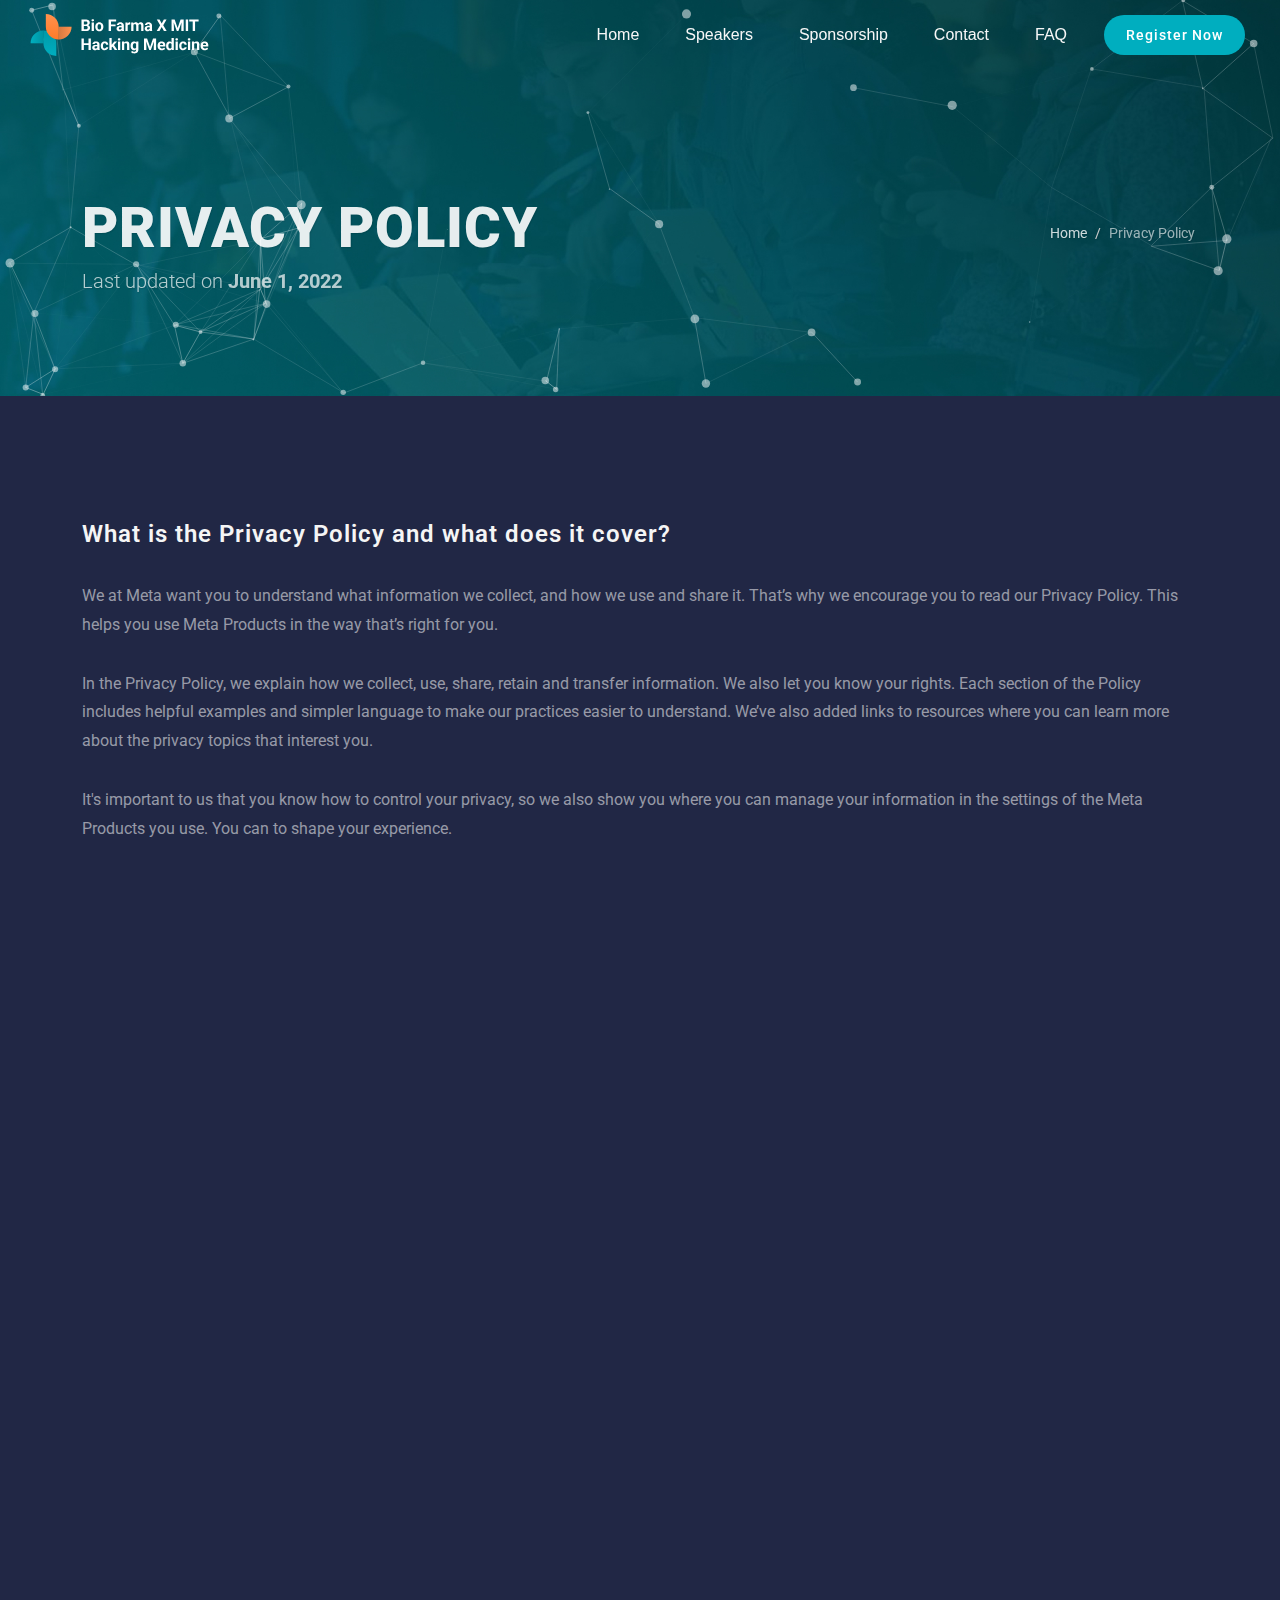
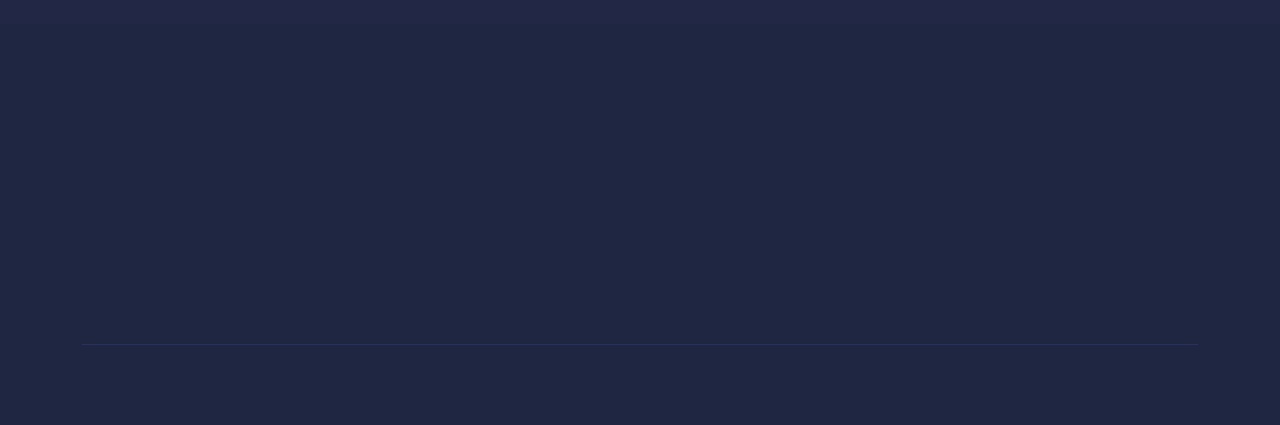
<file: privacy.html>
<!DOCTYPE html>
<html dir="ltr" lang="en-US">
<head>

	<meta http-equiv="content-type" content="text/html; charset=utf-8" />
	<meta name="author" content="SemiColonWeb" />

	<!-- Stylesheets
	============================================= -->
	<link href="https://fonts.googleapis.com/css?family=Source+Sans+Pro:300,400,600,700|Roboto:300,400,500,700|IBM+Plex+Serif:300,400,500,600&display=swap" rel="stylesheet" type="text/css" />
	<!-- <link href="http://fonts.cdnfonts.com/css/open-sans" rel="stylesheet" type="text/css"> -->
                
	<link rel="stylesheet" href="css/bootstrap.css" type="text/css" />
	<link rel="stylesheet" href="style.css" type="text/css" />

	<!-- One Page Module Specific Stylesheet -->
	<link rel="stylesheet" href="one-page/onepage.css" type="text/css" />
	<!-- / -->

	<link rel="stylesheet" href="https://cdn.jsdelivr.net/npm/bootstrap-icons@1.8.1/font/bootstrap-icons.css">
	<link rel="stylesheet" href="https://cdnjs.cloudflare.com/ajax/libs/font-awesome/6.1.1/css/all.min.css" integrity="sha512-KfkfwYDsLkIlwQp6LFnl8zNdLGxu9YAA1QvwINks4PhcElQSvqcyVLLD9aMhXd13uQjoXtEKNosOWaZqXgel0g==" crossorigin="anonymous" referrerpolicy="no-referrer" />
	<link rel="stylesheet" href="css/dark.css" type="text/css" />
	<link rel="stylesheet" href="css/font-icons.css" type="text/css" />
	<link rel="stylesheet" href="one-page/css/et-line.css" type="text/css" />
	<link rel="stylesheet" href="css/animate.css" type="text/css" />
	<link rel="stylesheet" href="css/magnific-popup.css" type="text/css" />

	<link rel="stylesheet" href="one-page/css/fonts.css" type="text/css" />

	<link rel="stylesheet" href="css/custom.css" type="text/css" />
	<meta name="viewport" content="width=device-width, initial-scale=1" />

	<!-- Document Title
	============================================= -->
	<title>Privacy Policy - Bio Farma X MIT Hacking Medicine</title>

	<link rel="icon" type="image/png" sizes="32x32" href="assets/favicon/favicon-32x32.png">
  	<link rel="icon" type="image/png" sizes="16x16" href="assets/favicon/favicon-16x16.png">
	
</head>

<body class="stretched side-push-panel">

	<div class="body-overlay"></div>

	<!-- Document Wrapper
	============================================= -->
	<div id="wrapper" class="clearfix">

		<!-- Header
		============================================= -->
		<header id="header" class="transparent-header full-header dark header-size-custom" data-sticky-shrink="false" data-mobile-sticky="true">
			<div id="header-wrap">
				<div class="container">
					<div class="header-row">

						<!-- Logo
						============================================= -->
						<div id="logo">
							<a href="index.html" class="standard-logo" data-dark-logo="assets/logo/logo-mit-light.svg"><img src="assets/logo/logo-mit-light.svg" alt="Canvas Logo"></a>
							<a href="index.html" class="retina-logo" data-dark-logo="assets/logo/logo-mit-light.svg"><img src="assets/logo/logo-mit-light.svg" alt="Canvas Logo"></a>
						</div><!-- #logo end -->

						<div class="header-misc d-none d-sm-block">
							<a href="register.html">
								<button class="button button-circle fw-medium ms-0"> Register Now </button>
							</a>
						</div>

						<div id="primary-menu-trigger">
							<svg class="svg-trigger" viewBox="0 0 100 100"><path d="m 30,33 h 40 c 3.722839,0 7.5,3.126468 7.5,8.578427 0,5.451959 -2.727029,8.421573 -7.5,8.421573 h -20"></path><path d="m 30,50 h 40"></path><path d="m 70,67 h -40 c 0,0 -7.5,-0.802118 -7.5,-8.365747 0,-7.563629 7.5,-8.634253 7.5,-8.634253 h 20"></path></svg>
						</div>

						<!-- Primary Navigation
						============================================= -->
						<nav class="primary-menu">

							<ul class="one-page-menu menu-container" data-easing="easeInOutExpo" data-speed="1250" data-offset="70">
								<li class="menu-item">
									<a href="index.html" class="menu-link"><div>Home</div></a>
								</li>
								<li class="menu-item d-none">
									<a href="event.html" class="menu-link"><div>Event</div></a>
								</li>
								<li class="menu-item">
									<a href="#" class="menu-link"><div>Speakers</div></a>
									<ul class="sub-menu-container">
										<li class="menu-item">
											<a class="menu-link" href="speaker.html"><div>Conference Speakers</div></a>
										</li>
										<li class="menu-item">
											<a class="menu-link" href="judges.html"><div>Judges</div></a>
										</li>
										<li class="menu-item">
											<a class="menu-link" href="mentor.html"><div>Mentors</div></a>
										</li>
									</ul>
								</li>
								<li class="menu-item">
									<a href="sponsor.html" class="menu-link"><div>Sponsorship</div></a>
								</li>
								<li class="menu-item">
									<a href="contact.html" class="menu-link" ><div>Contact</div></a>
								</li>
								<li class="menu-item">
									<a href="faq.html" class="menu-link" ><div>FAQ</div></a>
								</li>
								<li class="menu-item d-block d-sm-none">
									<a href="register.html">
										<button class="button button-circle fw-medium ms-0"> Register Now </button>
									</a>
								</li>
							</ul>

						</nav><!-- #primary-menu end -->

					</div>
				</div>
			</div>
			<div class="header-wrap-clone"></div>
		</header><!-- #header end -->

		<!-- Page Title
		============================================= -->
		<section id="page-title" class="page-title-parallax page-title-dark include-header" data-bottom-top="background-position:0px 300px;" data-top-bottom="background-position:0px -300px;">
			<div id="particles-line"></div>

			<div class="container clearfix" data-animate="fadeInUp" data-delay="20">
				<div class="">
					<h1 class="fw-900">Privacy Policy</h1>
					<span class="fc-muted" data-animate="fadeInUp" data-delay="20">Last updated on <b class="fw-bold">June 1, 2022</b></span>
				</div>
				<ol class="breadcrumb">
					<li class="breadcrumb-item"><a href="index.html">Home</a></li>
					<li class="breadcrumb-item active" aria-current="page">Privacy Policy</li>
				</ol>
			</div>

		</section><!-- #page-title end -->
		
		<!-- Content
		============================================= -->
		<section id="content">
			<div class="content-wrap py-0">
				<div id="section-privacy" class="page-section privacy bg-dark">
					<div class="container clearfix">
						<h3 data-animate="fadeInUp" data-delay="40">What is the Privacy Policy and what does it cover?</h3>
						<div class="fc-muted mb-6" data-animate="fadeInUp" data-delay="50">
							<p>
								We at Meta want you to understand what information we collect, and how we use and share it. That’s why we encourage you to read our Privacy Policy. This helps you use Meta Products in the way that’s right for you.
							</p>
							<p>
								In the Privacy Policy, we explain how we collect, use, share, retain and transfer information. We also let you know your rights. Each section of the Policy includes helpful examples and simpler language to make our practices easier to understand. We’ve also added links to resources where you can learn more about the privacy topics that interest you.
							</p>
							<p>
								It's important to us that you know how to control your privacy, so we also show you where you can manage your information in the settings of the Meta Products you use. You can  to shape your experience.
							</p>
						</div>
						<h3 data-animate="fadeInUp" data-delay="60">How do we use your information?</h5>
						<div class="fc-muted mb-6" data-animate="fadeInUp" data-delay="70">
							<p>
								Lorem ipsum dolor sit amet, consectetur adipiscing elit. In at laoreet magna. Maecenas id egestas sapien. Vivamus interdum ante eget diam tempus sollicitudin. Nunc tincidunt consequat lorem, vitae dapibus est lacinia sit amet. Proin pretium augue vel enim vulputate, a tincidunt est pretium. Donec sit amet magna nulla. Donec et luctus lectus. Pellentesque vitae magna est. Vestibulum interdum at tortor sit amet ultrices. Nullam pulvinar turpis at sem cursus, vel semper quam ullamcorper. Sed cursus neque eu turpis imperdiet rutrum. Sed quis sapien felis. Ut sed mauris at dui bibendum finibus. Nunc vitae justo vitae magna tincidunt tincidunt et in nisl. 
							</p>
							<p>
								Ut a mi bibendum justo consectetur volutpat. Aliquam at consequat dui. Pellentesque tincidunt, lorem a bibendum convallis, nulla massa sodales felis, quis aliquam orci mauris quis ipsum. Nunc nisl dui, cursus sit amet tincidunt in, facilisis vitae mi. Quisque posuere justo vulputate erat sodales posuere. Integer commodo dignissim erat sed tempus. Vestibulum tincidunt ante sem, rhoncus egestas sapien vestibulum eu. 
							</p>
							<p>
								Curabitur nisl eros, dignissim vel purus eu, congue mollis mi. Curabitur enim odio, tempor convallis bibendum id, blandit sit amet nulla. Nam condimentum laoreet lorem ut finibus. Nulla sed fermentum leo. Aliquam vestibulum et quam a aliquam. Integer bibendum ligula sed nisi rhoncus cursus. Vestibulum vel ex tincidunt, facilisis nisi imperdiet, laoreet odio. Proin rhoncus sagittis mauris, in cursus dolor lobortis eget. Cras consectetur, ipsum at vehicula ullamcorper, urna est pellentesque lectus, at commodo orci turpis in enim. Curabitur rutrum mi sem, sed volutpat nisl fermentum malesuada. In malesuada posuere nisi, vitae placerat purus sagittis et. Fusce ultricies suscipit orci, faucibus dapibus urna blandit at. 
							</p>
						</div>
					</div>
				</div>
			</div>
		</section><!-- #content end -->

		<!-- Footer
		============================================= -->
		<footer id="footer" class="bg-dark-2 footer">
			<div class="container">
				<!-- Footer Widgets
				============================================= -->
				<div class="footer-widgets-wrap">

					<div class="row clearfix gy-5">

						<div class="col-lg-6">

							<div class="row">
								<div class="col-lg-8">
									<div class="clearfix mb-4" data-animate="fadeInUp" data-delay="10">
										<img src="assets/logo/logo-mit-light.svg" alt="Image" class="">
									</div>
									<div class="clearfix" data-animate="fadeInUp" data-delay="20">
										<p class="mb-0 fc-muted">Solutions to existing problems, developed through collaborative, intense, and innovative teamwork in a short amount of time. </p>
									</div>
								</div>
							</div>

						</div>

						<div class="col-lg-6">

							<div class="clearfix dark">
								<div class="row">
									<div class="col-6" data-animate="fadeInUp" data-delay="30">
										<ul class="mb-0">
											<!-- <li class="mb-3"><a href="index.html">Home</a></li> -->
											<li class="mb-3"><a href="speaker.html">Conference Speakers</a></li>
											<li class="mb-3"><a href="judges.html">Judges</a></li>
											<li class="mb-3"><a href="mentor.html">Mentors</a></li>
											<li class="mb-3"><a href="sponsor.html">Sponsorship</a></li>
										</ul>
									</div>

									<div class="col-6" data-animate="fadeInUp" data-delay="40">
										<ul class="mb-0">
											<li class="mb-3"><a href="contact.html">Contact</a></li>
											<li class="mb-3"><a href="faq.html">FAQ</a></li>
											<li class="mb-3"><a href="terms.html">Terms of Service</a></li>
											<li class="mb-3"><a href="privacy.html">Privacy Policy</a></li>
										</ul>
									</div>
								</div>
							</div>

						</div>

					</div>

				</div><!-- .footer-widgets-wrap end -->
			</div>

			<!-- Copyrights
			============================================= -->
			<div id="copyrights bg-dark-2">
				<div class="container pb-4">

					<div class="line mb-4 mt-0"></div>

					<div class="row justify-content-between d-flex align-items-center gy-4">
						<div class="col-12 col-lg-auto text-center text-lg-start copyrights fc-muted" data-animate="fadeInUp" data-delay="10">
							Copyrights &copy; 2022 All Rights Reserved by <a href="index.html">Bio Farma X MIT
								Hacking Medicine</a>
						</div>

						<div class="col-12 col-lg-auto text-center text-lg-end" data-animate="fadeInUp" data-delay="20">
							<div class=" d-flex justify-content-center">
								<a href="https://instagram.com/hi.dhc" class="social-icon inline-block si-small si-borderless mb-0 si-instagram">
									<i class="icon-instagram"></i>
									<i class="icon-instagram"></i>
								</a>
	
								<a href="mailto:feni.febriani@biofarma.co.id" class="social-icon inline-block si-small si-borderless mb-0 si-gplus">
									<i class="icon-email"></i>
									<i class="icon-email"></i>
								</a>
	
								<a href="tel:+62813-2184-4185" class="social-icon inline-block si-small si-borderless mb-0 si-linkedin">
									<i class="icon-phone"></i>
									<i class="icon-phone"></i>
								</a>
							</div>
						</div>
					</div>

				</div>
			</div><!-- #copyrights end -->
		</footer><!-- #footer end -->

	</div><!-- #wrapper end -->

	<!-- Go To Top
	============================================= -->
	<div id="gotoTop" class="icon-angle-up"></div>

	<!-- JavaScripts
	============================================= -->
	<script src="js/jquery.js"></script>
	<script src="js/plugins.min.js"></script>
	<script src="https://maps.google.com/maps/api/js?key=YOUR-API-KEY"></script>

	<!-- Main Particles Js
	============================================= -->
	<script src="js/particles/particles.min.js"></script>
	<script src="js/particles/particles-line.js"></script><!-- Particles Line -->

	<!-- Footer Scripts
	============================================= -->
	<script src="js/functions.js"></script>

	<script>

		jQuery(window).on( 'pluginCarouselReady', function() {
			var owlWatch	= $('#oc-watch'),
				owlWatchbg	= $('.bgchanger');

			owlWatch.on('translated.owl.carousel changed.owl.carousel', function(event) {
				var bgcolor = owlWatch.find('.active img').attr('data-bg');
				owlWatchbg.css({ 'background-color': bgcolor });
			});
		});


	</script>

</body>
</html>
</file>
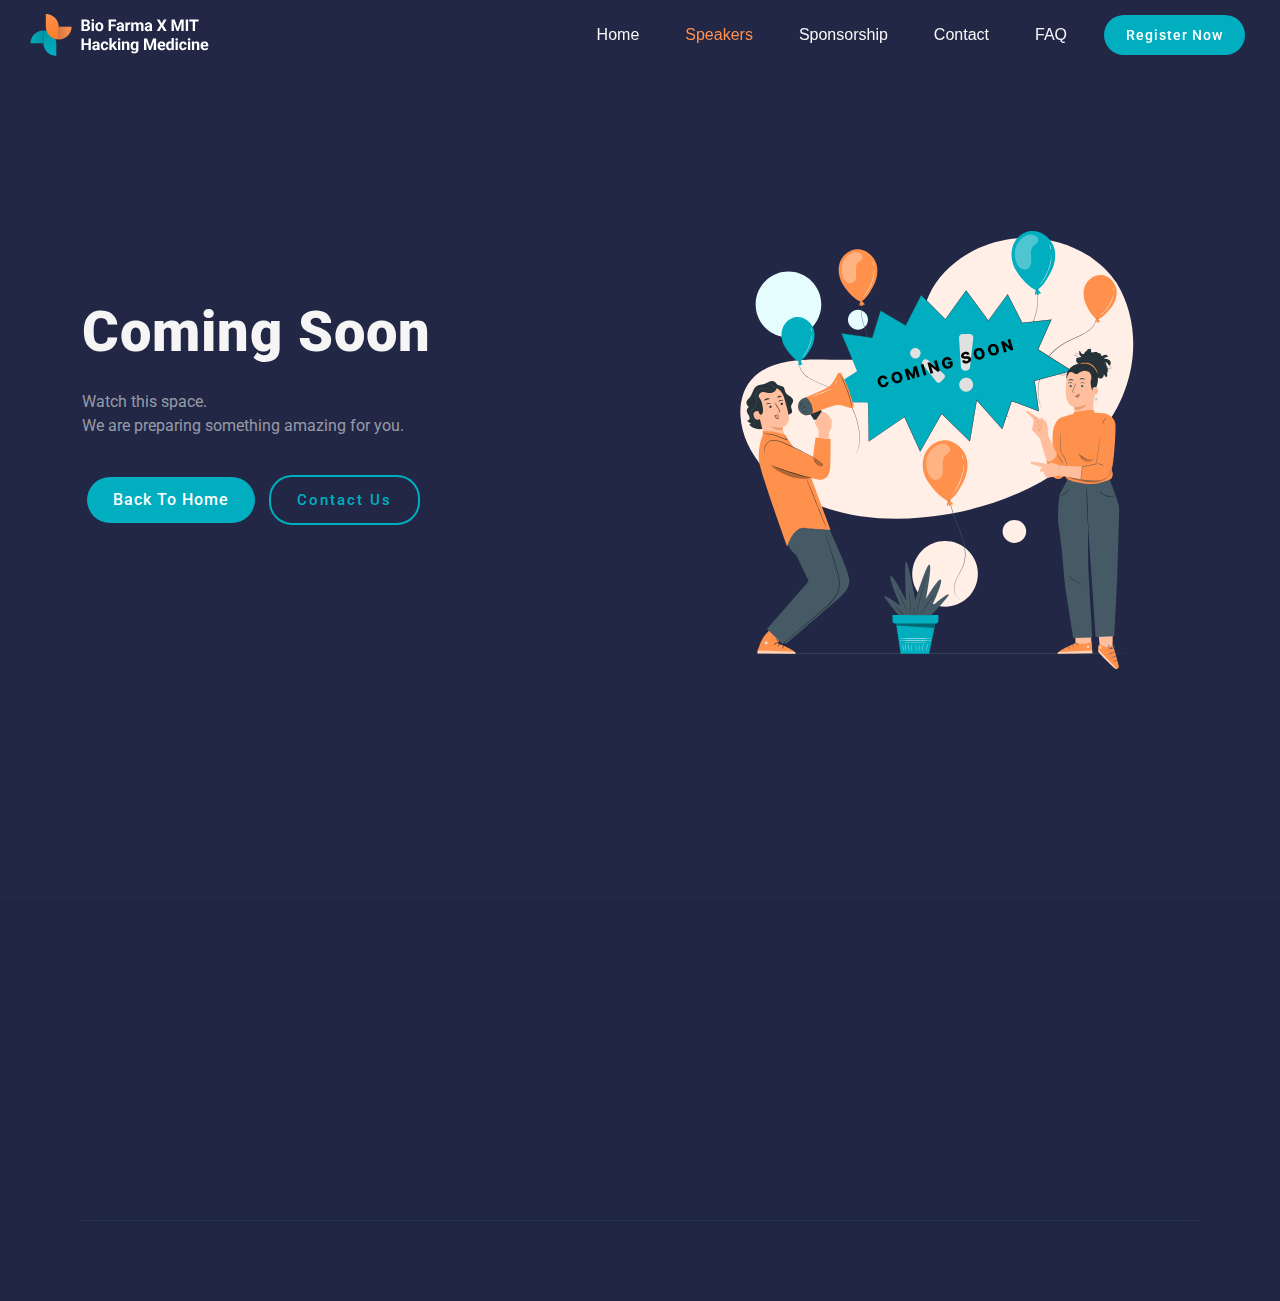
<file: speaker.html>
<!DOCTYPE html>
<html dir="ltr" lang="en-US">
<head>

	<meta name="viewport" content="width=device-width, initial-scale=1.0, maximum-scale=1.0, user-scalable=no" />
	<meta http-equiv="content-type" content="text/html; charset=utf-8" />
	<meta name="author" content="SemiColonWeb" />

	<!-- Stylesheets
	============================================= -->
	<link href="https://fonts.googleapis.com/css?family=Source+Sans+Pro:300,400,600,700|Roboto:300,400,500,700|IBM+Plex+Serif:300,400,500,600&display=swap" rel="stylesheet" type="text/css" />
	<!-- <link href="http://fonts.cdnfonts.com/css/open-sans" rel="stylesheet" type="text/css"> -->
                
	<link rel="stylesheet" href="css/bootstrap.css" type="text/css" />
	<link rel="stylesheet" href="style.css" type="text/css" />

	<!-- One Page Module Specific Stylesheet -->
	<link rel="stylesheet" href="one-page/onepage.css" type="text/css" />
	<!-- / -->

	<link rel="stylesheet" href="https://cdn.jsdelivr.net/npm/bootstrap-icons@1.8.1/font/bootstrap-icons.css">
	<link rel="stylesheet" href="https://cdnjs.cloudflare.com/ajax/libs/font-awesome/6.1.1/css/all.min.css" integrity="sha512-KfkfwYDsLkIlwQp6LFnl8zNdLGxu9YAA1QvwINks4PhcElQSvqcyVLLD9aMhXd13uQjoXtEKNosOWaZqXgel0g==" crossorigin="anonymous" referrerpolicy="no-referrer" />
	<link rel="stylesheet" href="css/dark.css" type="text/css" />
	<link rel="stylesheet" href="css/font-icons.css" type="text/css" />
	<link rel="stylesheet" href="one-page/css/et-line.css" type="text/css" />
	<link rel="stylesheet" href="css/animate.css" type="text/css" />
	<link rel="stylesheet" href="css/magnific-popup.css" type="text/css" />

	<link rel="stylesheet" href="one-page/css/fonts.css" type="text/css" />

	<link rel="stylesheet" href="css/custom.css" type="text/css" />
	<meta name="viewport" content="width=device-width, initial-scale=1" />

	<!-- Document Title
	============================================= -->
	<title>Speaker - Bio Farma X MIT Hacking Medicine</title>

	<link rel="icon" type="image/png" sizes="32x32" href="assets/favicon/favicon-32x32.png">
  	<link rel="icon" type="image/png" sizes="16x16" href="assets/favicon/favicon-16x16.png">

</head>

<body class="stretched side-push-panel">

	<div class="body-overlay"></div>

	<!-- Document Wrapper
	============================================= -->
	<div id="wrapper" class="clearfix">

		<!-- Header
		============================================= -->
		<header id="header" class="full-header dark border-full-header header-size-custom bg-dark" data-sticky-shrink="false" data-mobile-sticky="true">
			<div id="header-wrap">
				<div class="container">
					<div class="header-row">

						<!-- Logo
						============================================= -->
						<div id="logo">
							<a href="index.html" class="standard-logo" data-dark-logo="assets/logo/logo-mit-light.svg"><img src="assets/logo/logo-mit-light.svg" alt="Canvas Logo"></a>
							<a href="index.html" class="retina-logo" data-dark-logo="assets/logo/logo-mit-light.svg"><img src="assets/logo/logo-mit-light.svg" alt="Canvas Logo"></a>
						</div><!-- #logo end -->

						<div class="header-misc d-none d-sm-block">
							<a href="register.html">
								<button class="button button-circle fw-medium ms-0"> Register Now </button>
							</a>
						</div>

						<div id="primary-menu-trigger">
							<svg class="svg-trigger" viewBox="0 0 100 100"><path d="m 30,33 h 40 c 3.722839,0 7.5,3.126468 7.5,8.578427 0,5.451959 -2.727029,8.421573 -7.5,8.421573 h -20"></path><path d="m 30,50 h 40"></path><path d="m 70,67 h -40 c 0,0 -7.5,-0.802118 -7.5,-8.365747 0,-7.563629 7.5,-8.634253 7.5,-8.634253 h 20"></path></svg>
						</div>

						<!-- Primary Navigation
						============================================= -->
						<nav class="primary-menu">

							<ul class="one-page-menu menu-container" data-easing="easeInOutExpo" data-speed="1250" data-offset="70">
								<li class="menu-item">
									<a href="index.html" class="menu-link"><div>Home</div></a>
								</li>
								<li class="menu-item d-none">
									<a href="event.html" class="menu-link"><div>Event</div></a>
								</li>
								<li class="menu-item current">
									<a href="#" class="menu-link"><div>Speakers</div></a>
									<ul class="sub-menu-container">
										<li class="menu-item current">
											<a class="menu-link" href="speaker.html"><div>Conference Speakers</div></a>
										</li>
										<li class="menu-item">
											<a class="menu-link" href="judges.html"><div>Judges</div></a>
										</li>
										<li class="menu-item">
											<a class="menu-link" href="mentor.html"><div>Mentors</div></a>
										</li>
									</ul>
								</li>
								<li class="menu-item">
									<a href="sponsor.html" class="menu-link"><div>Sponsorship</div></a>
								</li>
								<li class="menu-item">
									<a href="contact.html" class="menu-link" ><div>Contact</div></a>
								</li>
								<li class="menu-item">
									<a href="faq.html" class="menu-link" ><div>FAQ</div></a>
								</li>
								<li class="menu-item d-block d-sm-none">
									<a href="register.html">
										<button class="button button-circle fw-medium ms-0"> Register Now </button>
									</a>
								</li>
							</ul>

						</nav><!-- #primary-menu end -->

					</div>
				</div>
			</div>
			<div class="header-wrap-clone"></div>
		</header><!-- #header end -->

		<!-- Coming soon
		============================================= -->
		<section id="slider" class="coming-soon slider-element min-vh-100 bgchanger include-header bg-dark hero">
			<div class="slider-inner">

				<div class="vertical-middle slider-element-fade">
					<div class="container text-start">
						<div class="row align-items-center gx-6">
							<div class="col-lg-6 text-center text-lg-start mb-6">
								<div class="emphasis-title bottommargin-sm mb-5">
									<h1 class="fw-900 mb-3" data-animate="fadeInUp" data-delay="10">
										Coming Soon
									</h1>
									<p class="opmargin-sm mb-0 fc-muted" data-animate="fadeInUp" data-delay="20">
										Watch this space. <br> We are preparing something amazing for you.
									</p>
								</div>
								<a href="index.html">
									<button data-animate="fadeInUp" data-delay="30" class="button button-large button-circle fw-medium">Back to home</button>
								</a>
								<a href="contact.html" data-scrollto="#section-about" data-easing="easeInOutExpo" data-speed="1250" data-offset="70">
									<button data-animate="fadeInUp" data-delay="40" class="button button-large button-border button-circle fw-medium">Contact Us</button>
								</a>
							</div>

							<div data-animate="fadeInUp" data-delay="10" class="col-lg-6 text-center">
								<img class="w-80" src="assets/images/coming-soon.svg" alt="coming soon">
							</div>
						</div>
					</div>
				</div>

			</div>
		</section><!-- #Coming soon end -->

		<!-- Page Title
		============================================= -->
		<section id="page-title" class="page-title-dark bg-dark d-none">

			<div class="container clearfix" data-animate="fadeInUp" data-delay="20">
				<div class="title-block">
					<h1 class="fw-900">Speaker</h1>
					<span class="fc-muted" data-animate="fadeInUp" data-delay="20">Our speaker for the hackathon</span>
				</div>
				<ol class="breadcrumb">
					<li class="breadcrumb-item"><a href="index.html">Home</a></li>
					<li class="breadcrumb-item active" aria-current="page">Speaker</li>
				</ol>
			</div>

		</section><!-- #page-title end -->

		<!-- Content
		============================================= -->
		<section id="content">
			<div class="content-wrap py-0 d-none">
				<div id="section-speaker" class="page-section speaker bg-dark pt-0">
					<div class="container clearfix">

						<div class="center">
							<!-- <h5 class="text-uppercase ls4 fw-normal mb-2 fc-secondary" data-animate="fadeInUp" data-delay="10">Speaker</h5> -->
							<h2 class="text-capitalize fw-bold font-body" data-animate="fadeInUp" data-delay="20">Our Speaker for The Hackathon</h2>
						</div>
						
						<div class="row clearfix mt-6 gy-4">

							<div class="col-lg-2" data-animate="fadeInUp" data-delay="30">
								<a href="#">
									<div class="card-small">
										<img class="full-width" src="one-page/images/magazine/thumb/doc_1.jpg" alt="Image">
										<div class="my-3">
											<h3 class="mb-2">Jane Doe</h3>
											<p class="text-muted">Principal Design Manager, Microsoft</p>
										</div>
									</div>
								</a>
							</div>
							<div class="col-lg-2" data-animate="fadeInUp" data-delay="40">
								<a href="#">
									<div class="card-small">
										<img class="full-width" src="one-page/images/magazine/thumb/doc_1.jpg" alt="Image">
										<div class="my-3">
											<h3 class="mb-2">Jane Doe</h3>
											<p class="text-muted">Principal Design Manager, Microsoft</p>
										</div>
									</div>
								</a>
							</div>
							<div class="col-lg-2" data-animate="fadeInUp" data-delay="50">
								<a href="#">
									<div class="card-small">
										<img class="full-width" src="one-page/images/magazine/thumb/doc_1.jpg" alt="Image">
										<div class="my-3">
											<h3 class="mb-2">Jane Doe</h3>
											<p class="text-muted">Principal Design Manager, Microsoft</p>
										</div>
									</div>
								</a>
							</div>
							<div class="col-lg-2" data-animate="fadeInUp" data-delay="60">
								<a href="#">
									<div class="card-small">
										<img class="full-width" src="one-page/images/magazine/thumb/doc_1.jpg" alt="Image">
										<div class="my-3">
											<h3 class="mb-2">Jane Doe</h3>
											<p class="text-muted">Principal Design Manager, Microsoft</p>
										</div>
									</div>
								</a>
							</div>
							<div class="col-lg-2" data-animate="fadeInUp" data-delay="70">
								<a href="#">
									<div class="card-small">
										<img class="full-width" src="one-page/images/magazine/thumb/doc_1.jpg" alt="Image">
										<div class="my-3">
											<h3 class="mb-2">Jane Doe</h3>
											<p class="text-muted">Principal Design Manager, Microsoft</p>
										</div>
									</div>
								</a>
							</div>
							<div class="col-lg-2" data-animate="fadeInUp" data-delay="80">
								<a href="#">
									<div class="card-small">
										<img class="full-width" src="one-page/images/magazine/thumb/doc_1.jpg" alt="Image">
										<div class="my-3">
											<h3 class="mb-2">Jane Doe</h3>
											<p class="text-muted">Principal Design Manager, Microsoft</p>
										</div>
									</div>
								</a>
							</div>
							<div class="col-lg-2" data-animate="fadeInUp" data-delay="90">
								<a href="#">
									<div class="card-small">
										<img class="full-width" src="one-page/images/magazine/thumb/doc_1.jpg" alt="Image">
										<div class="my-3">
											<h3 class="mb-2">Jane Doe</h3>
											<p class="text-muted">Principal Design Manager, Microsoft</p>
										</div>
									</div>
								</a>
							</div>
							<div class="col-lg-2" data-animate="fadeInUp" data-delay="100">
								<a href="#">
									<div class="card-small">
										<img class="full-width" src="one-page/images/magazine/thumb/doc_1.jpg" alt="Image">
										<div class="my-3">
											<h3 class="mb-2">Jane Doe</h3>
											<p class="text-muted">Principal Design Manager, Microsoft</p>
										</div>
									</div>
								</a>
							</div>
							<div class="col-lg-2" data-animate="fadeInUp" data-delay="110">
								<a href="#">
									<div class="card-small">
										<img class="full-width" src="one-page/images/magazine/thumb/doc_1.jpg" alt="Image">
										<div class="my-3">
											<h3 class="mb-2">Jane Doe</h3>
											<p class="text-muted">Principal Design Manager, Microsoft</p>
										</div>
									</div>
								</a>
							</div>
							<div class="col-lg-2" data-animate="fadeInUp" data-delay="120">
								<a href="#">
									<div class="card-small">
										<img class="full-width" src="one-page/images/magazine/thumb/doc_1.jpg" alt="Image">
										<div class="my-3">
											<h3 class="mb-2">Jane Doe</h3>
											<p class="text-muted">Principal Design Manager, Microsoft</p>
										</div>
									</div>
								</a>
							</div>
							<div class="col-lg-2" data-animate="fadeInUp" data-delay="130">
								<a href="#">
									<div class="card-small">
										<img class="full-width" src="one-page/images/magazine/thumb/doc_1.jpg" alt="Image">
										<div class="my-3">
											<h3 class="mb-2">Jane Doe</h3>
											<p class="text-muted">Principal Design Manager, Microsoft</p>
										</div>
									</div>
								</a>
							</div>
							<div class="col-lg-2" data-animate="fadeInUp" data-delay="140">
								<a href="#">
									<div class="card-small">
										<img class="full-width" src="one-page/images/magazine/thumb/doc_1.jpg" alt="Image">
										<div class="my-3">
											<h3 class="mb-2">Jane Doe</h3>
											<p class="text-muted">Principal Design Manager, Microsoft</p>
										</div>
									</div>
								</a>
							</div>

						</div>

					</div>

				</div>
			</div>
		</section><!-- #content end -->

		<!-- Footer
		============================================= -->
		<footer id="footer" class="bg-dark-2 footer">
			<div class="container">
				<!-- Footer Widgets
				============================================= -->
				<div class="footer-widgets-wrap">

					<div class="row clearfix gy-5">

						<div class="col-lg-6">

							<div class="row">
								<div class="col-lg-8">
									<div class="clearfix mb-4" data-animate="fadeInUp" data-delay="10">
										<img src="assets/logo/logo-mit-light.svg" alt="Image" class="">
									</div>
									<div class="clearfix" data-animate="fadeInUp" data-delay="20">
										<p class="mb-0 fc-muted">Solutions to existing problems, developed through collaborative, intense, and innovative teamwork in a short amount of time. </p>
									</div>
								</div>
							</div>

						</div>

						<div class="col-lg-6">

							<div class="clearfix dark">
								<div class="row">
									<div class="col-6" data-animate="fadeInUp" data-delay="30">
										<ul class="mb-0">
											<!-- <li class="mb-3"><a href="index.html">Home</a></li> -->
											<li class="mb-3"><a href="speaker.html">Conference Speakers</a></li>
											<li class="mb-3"><a href="judges.html">Judges</a></li>
											<li class="mb-3"><a href="mentor.html">Mentors</a></li>
											<li class="mb-3"><a href="sponsor.html">Sponsorship</a></li>
										</ul>
									</div>

									<div class="col-6" data-animate="fadeInUp" data-delay="40">
										<ul class="mb-0">
											<li class="mb-3"><a href="contact.html">Contact</a></li>
											<li class="mb-3"><a href="faq.html">FAQ</a></li>
											<li class="mb-3"><a href="terms.html">Terms of Service</a></li>
											<li class="mb-3"><a href="privacy.html">Privacy Policy</a></li>
										</ul>
									</div>
								</div>
							</div>

						</div>

					</div>

				</div><!-- .footer-widgets-wrap end -->
			</div>

			<!-- Copyrights
			============================================= -->
			<div id="copyrights bg-dark-2">
				<div class="container pb-4">

					<div class="line mb-4 mt-0"></div>

					<div class="row justify-content-between d-flex align-items-center gy-4">
						<div class="col-12 col-lg-auto text-center text-lg-start copyrights fc-muted" data-animate="fadeInUp" data-delay="10">
							Copyrights &copy; 2022 All Rights Reserved by <a href="index.html">Bio Farma X MIT
								Hacking Medicine</a>
						</div>

						<div class="col-12 col-lg-auto text-center text-lg-end" data-animate="fadeInUp" data-delay="20">
							<div class=" d-flex justify-content-center">
								<a href="https://instagram.com/hi.dhc" class="social-icon inline-block si-small si-borderless mb-0 si-instagram">
									<i class="icon-instagram"></i>
									<i class="icon-instagram"></i>
								</a>
	
								<a href="mailto:feni.febriani@biofarma.co.id" class="social-icon inline-block si-small si-borderless mb-0 si-gplus">
									<i class="icon-email"></i>
									<i class="icon-email"></i>
								</a>
	
								<a href="tel:+62813-2184-4185" class="social-icon inline-block si-small si-borderless mb-0 si-linkedin">
									<i class="icon-phone"></i>
									<i class="icon-phone"></i>
								</a>
							</div>
						</div>
					</div>

				</div>
			</div><!-- #copyrights end -->
		</footer><!-- #footer end -->

	</div><!-- #wrapper end -->

	<!-- Go To Top
	============================================= -->
	<div id="gotoTop" class="icon-angle-up"></div>

	<!-- JavaScripts
	============================================= -->
	<script src="js/jquery.js"></script>
	<script src="js/plugins.min.js"></script>
	<script src="https://maps.google.com/maps/api/js?key=YOUR-API-KEY"></script>

	<!-- Footer Scripts
	============================================= -->
	<script src="js/functions.js"></script>

	<script>

		jQuery(window).on( 'pluginCarouselReady', function() {
			var owlWatch	= $('#oc-watch'),
				owlWatchbg	= $('.bgchanger');

			owlWatch.on('translated.owl.carousel changed.owl.carousel', function(event) {
				var bgcolor = owlWatch.find('.active img').attr('data-bg');
				owlWatchbg.css({ 'background-color': bgcolor });
			});
		});


	</script>

</body>
</html>
</file>
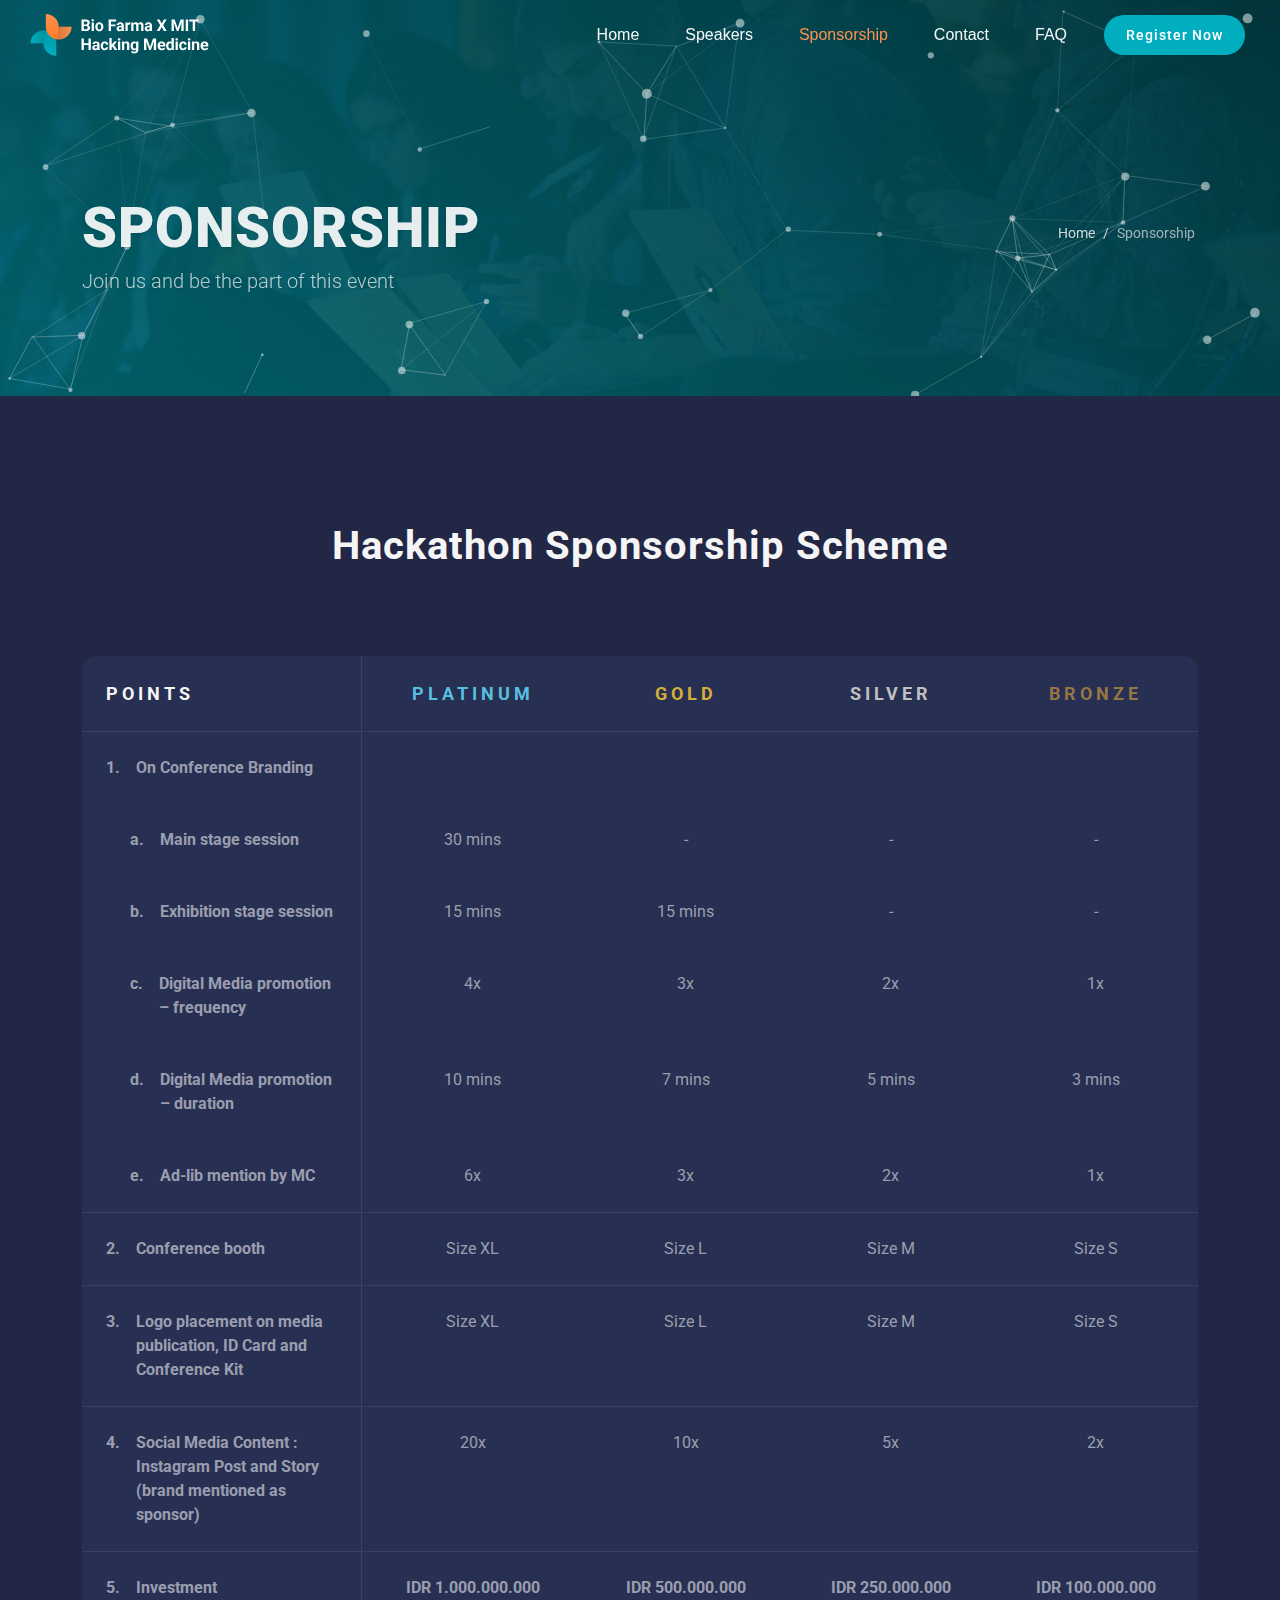
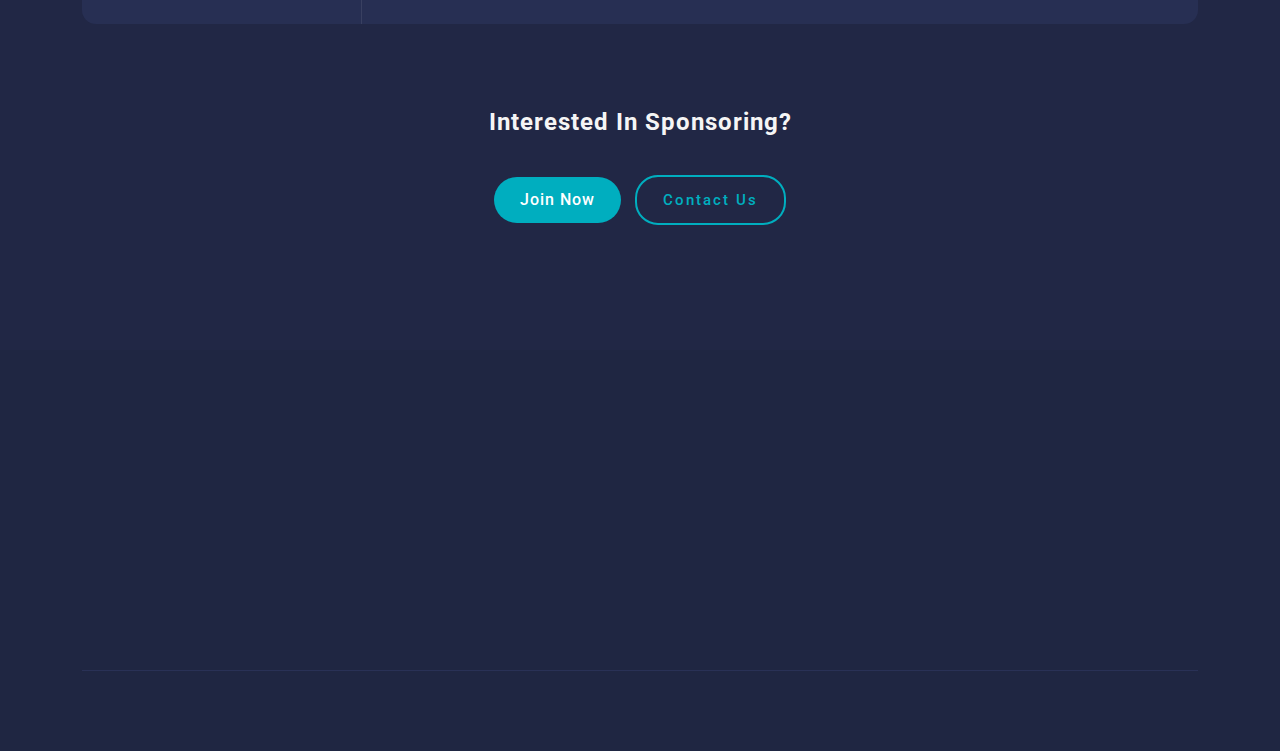
<file: sponsor.html>
<!DOCTYPE html>
<html dir="ltr" lang="en-US">
<head>

	<meta name="viewport" content="width=device-width, initial-scale=1.0, maximum-scale=1.0, user-scalable=no" />
	<meta http-equiv="content-type" content="text/html; charset=utf-8" />
	<meta name="author" content="SemiColonWeb" />

	<!-- Stylesheets
	============================================= -->
	<link href="https://fonts.googleapis.com/css?family=Source+Sans+Pro:300,400,600,700|Roboto:300,400,500,700|IBM+Plex+Serif:300,400,500,600&display=swap" rel="stylesheet" type="text/css" />
	<!-- <link href="http://fonts.cdnfonts.com/css/open-sans" rel="stylesheet" type="text/css"> -->
                
	<link rel="stylesheet" href="css/bootstrap.css" type="text/css" />
	<link rel="stylesheet" href="style.css" type="text/css" />

	<!-- One Page Module Specific Stylesheet -->
	<link rel="stylesheet" href="one-page/onepage.css" type="text/css" />
	<!-- / -->

	<link rel="stylesheet" href="https://cdn.jsdelivr.net/npm/bootstrap-icons@1.8.1/font/bootstrap-icons.css">
	<link rel="stylesheet" href="https://cdnjs.cloudflare.com/ajax/libs/font-awesome/6.1.1/css/all.min.css" integrity="sha512-KfkfwYDsLkIlwQp6LFnl8zNdLGxu9YAA1QvwINks4PhcElQSvqcyVLLD9aMhXd13uQjoXtEKNosOWaZqXgel0g==" crossorigin="anonymous" referrerpolicy="no-referrer" />
	<link rel="stylesheet" href="css/dark.css" type="text/css" />
	<link rel="stylesheet" href="css/font-icons.css" type="text/css" />
	<link rel="stylesheet" href="one-page/css/et-line.css" type="text/css" />
	<link rel="stylesheet" href="css/animate.css" type="text/css" />
	<link rel="stylesheet" href="css/magnific-popup.css" type="text/css" />

	<link rel="stylesheet" href="one-page/css/fonts.css" type="text/css" />

	<link rel="stylesheet" href="css/custom.css" type="text/css" />
	<meta name="viewport" content="width=device-width, initial-scale=1" />

	<!-- Document Title
	============================================= -->
	<title>Sponsor - Bio Farma X MIT Hacking Medicine</title>

	<link rel="icon" type="image/png" sizes="32x32" href="assets/favicon/favicon-32x32.png">
  	<link rel="icon" type="image/png" sizes="16x16" href="assets/favicon/favicon-16x16.png">

</head>

<body class="stretched side-push-panel">

	<div class="body-overlay"></div>

	<!-- Document Wrapper
	============================================= -->
	<div id="wrapper" class="clearfix">

		<!-- Header
		============================================= -->
		<header id="header" class="transparent-header full-header dark header-size-custom" data-sticky-shrink="false" data-mobile-sticky="true">
			<div id="header-wrap">
				<div class="container">
					<div class="header-row">

						<!-- Logo
						============================================= -->
						<div id="logo">
							<a href="index.html" class="standard-logo" data-dark-logo="assets/logo/logo-mit-light.svg"><img src="assets/logo/logo-mit-light.svg" alt="Canvas Logo"></a>
							<a href="index.html" class="retina-logo" data-dark-logo="assets/logo/logo-mit-light.svg"><img src="assets/logo/logo-mit-light.svg" alt="Canvas Logo"></a>
						</div><!-- #logo end -->

						<div class="header-misc d-none d-sm-block">
							<a href="register.html">
								<button class="button button-circle fw-medium ms-0"> Register Now </button>
							</a>
						</div>

						<div id="primary-menu-trigger">
							<svg class="svg-trigger" viewBox="0 0 100 100"><path d="m 30,33 h 40 c 3.722839,0 7.5,3.126468 7.5,8.578427 0,5.451959 -2.727029,8.421573 -7.5,8.421573 h -20"></path><path d="m 30,50 h 40"></path><path d="m 70,67 h -40 c 0,0 -7.5,-0.802118 -7.5,-8.365747 0,-7.563629 7.5,-8.634253 7.5,-8.634253 h 20"></path></svg>
						</div>

						<!-- Primary Navigation
						============================================= -->
						<nav class="primary-menu">

							<ul class="one-page-menu menu-container" data-easing="easeInOutExpo" data-speed="1250" data-offset="70">
								<li class="menu-item">
									<a href="index.html" class="menu-link"><div>Home</div></a>
								</li>
								<li class="menu-item d-none">
									<a href="event.html" class="menu-link"><div>Event</div></a>
								</li>
								<li class="menu-item">
									<a href="#" class="menu-link"><div>Speakers</div></a>
									<ul class="sub-menu-container">
										<li class="menu-item">
											<a class="menu-link" href="speaker.html"><div>Conference Speakers</div></a>
										</li>
										<li class="menu-item">
											<a class="menu-link" href="judges.html"><div>Judges</div></a>
										</li>
										<li class="menu-item">
											<a class="menu-link" href="mentor.html"><div>Mentors</div></a>
										</li>
									</ul>
								</li>
								<li class="menu-item current">
									<a href="sponsor.html" class="menu-link"><div>Sponsorship</div></a>
								</li>
								<li class="menu-item">
									<a href="contact.html" class="menu-link" ><div>Contact</div></a>
								</li>
								<li class="menu-item">
									<a href="faq.html" class="menu-link" ><div>FAQ</div></a>
								</li>
								<li class="menu-item d-block d-sm-none">
									<a href="register.html">
										<button class="button button-circle fw-medium ms-0"> Register Now </button>
									</a>
								</li>
							</ul>

						</nav><!-- #primary-menu end -->

					</div>
				</div>
			</div>
			<div class="header-wrap-clone"></div>
		</header><!-- #header end -->

		<!-- Page Title
		============================================= -->
		<section id="page-title" class="page-title-parallax page-title-dark include-header" data-bottom-top="background-position:0px 300px;" data-top-bottom="background-position:0px -300px;">
			<div id="particles-line"></div>

			<div class="container clearfix" data-animate="fadeInUp" data-delay="10">
				<div class="">
					<h1 class="fw-900">Sponsorship</h1>
					<span class="fc-muted" data-animate="fadeInUp" data-delay="20">Join us and be the part of this event</span>
				</div>
				<ol class="breadcrumb">
					<li class="breadcrumb-item"><a href="index.html">Home</a></li>
					<li class="breadcrumb-item active" aria-current="page">Sponsorship</li>
				</ol>
			</div>

		</section><!-- #page-title end -->

		<!-- Content
		============================================= -->
		<section id="content">
			<div class="content-wrap py-0">
				<div id="section-sponsor" class="page-section sponsor bg-dark">
					<div class="container clearfix">

						<!-- <h5 class="text-uppercase ls4 fw-normal mb-3 fc-secondary text-center" data-animate="fadeInUp" data-delay="10">Sponsor</h5> -->

						<h2 class="center mb-3 text-capitalize fw-bold font-body" data-animate="fadeInUp" data-delay="30">Hackathon Sponsorship Scheme</h2>

						<div data-animate="fadeInUp" data-delay="40">
							<div class="table-responsive mt-6">

								<table class="dark table table-borderless table-comparison table-lg mb-0">
									<thead class="b-bottom">
										<tr>
											<th>
												<h4 class="fc-red text-uppercase ls4 fw-weight mb-0">Points</h4>
											</th>
											<th>
												<h4 class="text-uppercase ls4 fw-weight mb-0 platinum">Platinum</h4>
											</th>
											<th>
												<h4 class="text-uppercase ls4 fw-weight mb-0 gold">Gold</h4>
											</th>
											<th>
												<h4 class="text-uppercase ls4 fw-weight mb-0 silver">Silver</h4>
											</th>
											<th>
												<h4 class="text-uppercase ls4 fw-weight mb-0 bronze">Bronze</h4>
											</th>
										</tr>
									</thead>
									<tbody>
										<tr>
											<td class="fc-white">
												<div class="d-flex">
													<div class="me-3">
														1.
													</div>
													<span>On Conference Branding</span>
												</div>
											</td>
											<td>&nbsp;</td>
											<td>&nbsp;</td>
											<td>&nbsp;</td>
											<td>&nbsp;</td>
										</tr>
										<tr>
											<td class="ps-5 fc-white">
												<div class="d-flex">
													<div class="me-3">
														a.
													</div>
													<span>Main stage session</span>
												</div>
											</td>
											<td>30 mins</td>
											<td>-</td>
											<td>-</td>
											<td>-</td>
										</tr>
										<tr>
											<td class="ps-5 fc-white">
												<div class="d-flex">
													<div class="me-3">
														b.
													</div>
													<span>Exhibition stage session</span>
												</div>
											</td>
											<td>15 mins</td>
											<td>15 mins</td>
											<td>-</td>
											<td>-</td>
										</tr>
										<tr>
											<td class="ps-5 fc-white">
												<div class="d-flex">
													<div class="me-3">
														c.
													</div>
													<span>Digital Media promotion – frequency</span>
												</div>
											</td>
											<td>4x</td>
											<td>3x</td>
											<td>2x</td>
											<td>1x</td>
										</tr>
										<tr>
											<td class="ps-5 fc-white">
												<div class="d-flex">
													<div class="me-3">
														d.
													</div>
													<span>Digital Media promotion – duration</span>
												</div>
											</td>
											<td>10 mins</td>
											<td>7 mins</td>
											<td>5 mins</td>
											<td>3 mins</td>
										</tr>
										<tr class="b-bottom">
											<td class="ps-5 fc-white">
												<div class="d-flex">
													<div class="me-3">
														e.
													</div>
													<span>Ad-lib mention by MC</span>
												</div>
											</td>
											<td>6x</td>
											<td>3x</td>
											<td>2x</td>
											<td>1x</td>
										<tr class="b-bottom">
											<td class="fc-white">
												<div class="d-flex">
													<div class="me-3">
														2.
													</div>
													<span>Conference booth</span>
												</div>
											</td>
											<td>Size XL</td>
											<td>Size L</td>
											<td>Size M</td>
											<td>Size S</td>
										</tr>
										<tr class="b-bottom">
											<td class="fc-white">
												<div class="d-flex">
													<div class="me-3">
														3.
													</div>
													<span>Logo placement on media publication, ID Card and Conference Kit</span>
												</div>
											</td>
											<td>Size XL</td>
											<td>Size L</td>
											<td>Size M</td>
											<td>Size S</td>
										</tr>
										<tr class="b-bottom">
											<td class="fc-white">
												<div class="d-flex">
													<div class="me-3">
														4.
													</div>
													<span>Social Media Content : Instagram Post and Story (brand mentioned as sponsor)</span>
												</div>
											</td>
											<td>20x</td>
											<td>10x</td>
											<td>5x</td>
											<td>2x</td>
										</tr>
										<tr>
											<td class="fc-white">
												<div class="d-flex">
													<div class="me-3">
														5.
													</div>
													<span>Investment</span>
												</div>
											</td>
											<td class="fw-bold">IDR 1.000.000.000</td>
											<td class="fw-bold">IDR 500.000.000</td>
											<td class="fw-bold">IDR 250.000.000</td>
											<td class="fw-bold">IDR 100.000.000</td>
										</tr>
									</tbody>
								</table>

							</div>

							<!-- <div class="row mt-6 m-2">
								<div class="col m-2 card-sponsor points" data-animate="fadeInUp" data-delay="30">
									<div class="py-4 px-2">
										<h4 class="mb-4 fc-red text-uppercase ls4 fw-weight text-center">Points</h4>
										<ol class="list-group list-group-numbered">
											<li class="border-0 list-group-item d-flex">
											<div class="ms-2 me-auto">
												<div>Branding on Conference</div>
												<ul class="list-group list-alpha ps-4">
													<li class="list-group-item border-0">Main stage session</li>
													<li class="list-group-item border-0">Exhibition stage session</li>
													<li class="list-group-item border-0">Promotional Digital Media</li>
													<li class="list-group-item border-0">Max Duration Promotional Digital Media</li>
													<li class="list-group-item border-0">Adlips by MC</li>
												</ul>
											</div>
											</li>
											<li class="border-0 list-group-item d-flex">
												<div class="ms-2 me-auto">
												<div> Booth on Conference</div>
												</div>
											</li>
											<li class="border-0 list-group-item d-flex">
												<div class="ms-2 me-auto">
												<div> Logo placement on media publication, ID Card and Conference Kit</div>
												</div>
											</li>
											<li class="border-0 list-group-item d-flex">
												<div class="ms-2 me-auto">
												<div> Social Media Content on IG Post and Story (Brand Mention as Sponsor)</div>
												</div>
											</li>
											<li class="border-0 list-group-item d-flex">
												<div class="ms-2 me-auto">
												<div>Investment</div>
												</div>
											</li>
										</ol>
									</div>
								</div>
								<div class="col m-2 card-sponsor platinum" data-animate="fadeInUp" data-delay="40">
									<div class="py-4 px-2">
										<h4 class="mb-4 text-uppercase ls4 fw-weight text-center">Platinum</h4>
										<ol class="list-group">
											<li class="border-0 list-group-item d-flex mb-4">
											<div class="ms-2 me-auto">
												<div>
													30 mins <br>
													15 mins <br>
													4x <br>
													10 mins <br>
												</div>
											</div>
											</li>
											<li class="border-0 list-group-item d-flex mb-4">
												<div class="ms-2 me-auto">
												<div>6x</div>
												</div>
											</li>
											<li class="border-0 list-group-item d-flex mb-4">
												<div class="ms-2 me-auto">
												<div>Size XL</div>
												</div>
											</li>
											<li class="border-0 list-group-item d-flex mb-4">
												<div class="ms-2 me-auto">
												<div>Size XL</div>
												</div>
											</li>
											<li class="border-0 list-group-item d-flex mb-4">
												<div class="ms-2 me-auto">
												<div>20x</div>
												</div>
											</li>
											<li class="border-0 list-group-item d-flex mb-4">
												<div class="ms-2 me-auto fw-bold">
												<div>IDR 1.000.000.000</div>
												</div>
											</li>
										</ol>
									</div>
								</div>
								<div class="col m-2 card-sponsor gold" data-animate="fadeInUp" data-delay="50">
									<div class="py-4 px-2">
										<h4 class="mb-4 text-uppercase ls4 fw-weight text-center">Gold</h4>
										<ol class="list-group">
											<li class="border-0 list-group-item d-flex mb-4">
											<div class="ms-2 me-auto">
												<div>
													- <br>
													15 mins <br>
													3x <br>
													7 mins <br>
												</div>
											</div>
											</li>
											<li class="border-0 list-group-item d-flex mb-4">
												<div class="ms-2 me-auto">
												<div>3x</div>
												</div>
											</li>
											<li class="border-0 list-group-item d-flex mb-4">
												<div class="ms-2 me-auto">
												<div>Size L</div>
												</div>
											</li>
											<li class="border-0 list-group-item d-flex mb-4">
												<div class="ms-2 me-auto">
												<div>Size L</div>
												</div>
											</li>
											<li class="border-0 list-group-item d-flex mb-4">
												<div class="ms-2 me-auto">
												<div>10x</div>
												</div>
											</li>
											<li class="border-0 list-group-item d-flex mb-4">
												<div class="ms-2 me-auto fw-bold">
												<div>IDR 500.000.000</div>
												</div>
											</li>
										</ol>
									</div>
								</div>
								<div class="col m-2 card-sponsor silver" data-animate="fadeInUp" data-delay="600">
									<div class="py-4 px-2">
										<h4 class="mb-4 text-uppercase ls4 fw-weight text-center">Silver</h4>
										<ol class="list-group">
											<li class="border-0 list-group-item d-flex mb-4">
											<div class="ms-2 me-auto">
												<div>
													- <br>
													- <br>
													2x <br>
													5 mins <br>
												</div>
											</div>
											</li>
											<li class="border-0 list-group-item d-flex mb-4">
												<div class="ms-2 me-auto">
												<div>2x</div>
												</div>
											</li>
											<li class="border-0 list-group-item d-flex mb-4">
												<div class="ms-2 me-auto">
												<div>Size M</div>
												</div>
											</li>
											<li class="border-0 list-group-item d-flex mb-4">
												<div class="ms-2 me-auto">
												<div>Size M</div>
												</div>
											</li>
											<li class="border-0 list-group-item d-flex mb-4">
												<div class="ms-2 me-auto">
												<div>5x</div>
												</div>
											</li>
											<li class="border-0 list-group-item d-flex mb-4">
												<div class="ms-2 me-auto fw-bold">
												<div>IDR 250.000.000</div>
												</div>
											</li>
										</ol>
									</div>
								</div>
								
								<div class="col m-2 card-sponsor bronze" data-animate="fadeInUp" data-delay="700">
									<div class="py-4 px-2">
										<h4 class="mb-4 text-uppercase ls4 fw-weight text-center">Bronze</h4>
										<ol class="list-group">
											<li class="border-0 list-group-item d-flex mb-4">
											<div class="ms-2 me-auto">
												<div>
													- <br>
													- <br>
													1x <br>
													3 mins <br>
												</div>
											</div>
											</li>
											<li class="border-0 list-group-item d-flex mb-4">
												<div class="ms-2 me-auto">
												<div>1x</div>
												</div>
											</li>
											<li class="border-0 list-group-item d-flex mb-4">
												<div class="ms-2 me-auto">
												<div>Size S</div>
												</div>
											</li>
											<li class="border-0 list-group-item d-flex mb-4">
												<div class="ms-2 me-auto">
												<div>Size S</div>
												</div>
											</li>
											<li class="border-0 list-group-item d-flex mb-4">
												<div class="ms-2 me-auto">
												<div>2x</div>
												</div>
											</li>
											<li class="border-0 list-group-item d-flex mb-4">
												<div class="ms-2 me-auto fw-bold">
												<div>IDR 100.000.000</div>
												</div>
											</li>
										</ol>
									</div>
								</div>
							</div> -->

							<div class="center mt-6">
								<h3 class="text-capitalize fw-bold font-body">
									Interested in sponsoring?
								</h3>
								<div>
									<a href="#">
										<button class="button button-large button-circle fw-medium">Join Now</button>
									</a>
									<a href="contact.html">
										<button class="button button-large button-border button-circle fw-medium">Contact Us</button>
									</a>
								</div>
							</div>
						</div>

						<!-- <div class="d-flex justify-content-between align-items-center mt-6">
							<div class="w-50" data-animate="fadeInUp" data-delay="40">
								<h3 class="mb-1 fw-bold">Interest to join the sponsorship?</h3>
								<span class="fc-muted">Lorem ipsum dolor sit amet, consectetur adipiscing elit. Convallis a quam odio sollicitudin. Aenean amet consequat a tincidunt. Sem malesuada quam aliquam turpis porttitor hendrerit donec viverra feugiat.</span>
							</div>	

							<div>
								<a href="#" data-scrollto="#section-contact">
									<button data-animate="fadeInUp" data-delay="50" class="button button-large button-circle fw-medium">Join Now</button>
								</a>
								<a href="contact.html" data-scrollto="#section-faq" data-easing="easeInOutExpo" data-speed="1250" data-offset="70">
									<button data-animate="fadeInUp" data-delay="600" class="button button-large button-border button-circle fw-medium">Contact Us</button>
								</a>
							</div>
						</div> -->

					</div>

				</div>
			</div>
		</section><!-- #content end -->

		<!-- Footer
		============================================= -->
		<footer id="footer" class="bg-dark-2 footer">
			<div class="container">
				<!-- Footer Widgets
				============================================= -->
				<div class="footer-widgets-wrap">

					<div class="row clearfix gy-5">

						<div class="col-lg-6">

							<div class="row">
								<div class="col-lg-8">
									<div class="clearfix mb-4" data-animate="fadeInUp" data-delay="10">
										<img src="assets/logo/logo-mit-light.svg" alt="Image" class="">
									</div>
									<div class="clearfix" data-animate="fadeInUp" data-delay="20">
										<p class="mb-0 fc-muted">Solutions to existing problems, developed through collaborative, intense, and innovative teamwork in a short amount of time. </p>
									</div>
								</div>
							</div>

						</div>

						<div class="col-lg-6">

							<div class="clearfix dark">
								<div class="row">
									<div class="col-6" data-animate="fadeInUp" data-delay="30">
										<ul class="mb-0">
											<!-- <li class="mb-3"><a href="index.html">Home</a></li> -->
											<li class="mb-3"><a href="speaker.html">Conference Speakers</a></li>
											<li class="mb-3"><a href="judges.html">Judges</a></li>
											<li class="mb-3"><a href="mentor.html">Mentors</a></li>
											<li class="mb-3"><a href="sponsor.html">Sponsorship</a></li>
										</ul>
									</div>

									<div class="col-6" data-animate="fadeInUp" data-delay="40">
										<ul class="mb-0">
											<li class="mb-3"><a href="contact.html">Contact</a></li>
											<li class="mb-3"><a href="faq.html">FAQ</a></li>
											<li class="mb-3"><a href="terms.html">Terms of Service</a></li>
											<li class="mb-3"><a href="privacy.html">Privacy Policy</a></li>
										</ul>
									</div>
								</div>
							</div>

						</div>

					</div>

				</div><!-- .footer-widgets-wrap end -->
			</div>

			<!-- Copyrights
			============================================= -->
			<div id="copyrights bg-dark-2">
				<div class="container pb-4">

					<div class="line mb-4 mt-0"></div>

					<div class="row justify-content-between d-flex align-items-center gy-4">
						<div class="col-12 col-lg-auto text-center text-lg-start copyrights fc-muted" data-animate="fadeInUp" data-delay="10">
							Copyrights &copy; 2022 All Rights Reserved by <a href="index.html">Bio Farma X MIT
								Hacking Medicine</a>
						</div>

						<div class="col-12 col-lg-auto text-center text-lg-end" data-animate="fadeInUp" data-delay="20">
							<div class=" d-flex justify-content-center">
								<a href="https://instagram.com/hi.dhc" class="social-icon inline-block si-small si-borderless mb-0 si-instagram">
									<i class="icon-instagram"></i>
									<i class="icon-instagram"></i>
								</a>
	
								<a href="mailto:feni.febriani@biofarma.co.id" class="social-icon inline-block si-small si-borderless mb-0 si-gplus">
									<i class="icon-email"></i>
									<i class="icon-email"></i>
								</a>
	
								<a href="tel:+62813-2184-4185" class="social-icon inline-block si-small si-borderless mb-0 si-linkedin">
									<i class="icon-phone"></i>
									<i class="icon-phone"></i>
								</a>
							</div>
						</div>
					</div>

				</div>
			</div><!-- #copyrights end -->
		</footer><!-- #footer end -->

	</div><!-- #wrapper end -->

	<!-- Go To Top
	============================================= -->
	<div id="gotoTop" class="icon-angle-up"></div>

	<!-- JavaScripts
	============================================= -->
	<script src="js/jquery.js"></script>
	<script src="js/plugins.min.js"></script>
	<script src="https://maps.google.com/maps/api/js?key=YOUR-API-KEY"></script>

	<!-- Main Particles Js
	============================================= -->
	<script src="js/particles/particles.min.js"></script>
	<script src="js/particles/particles-line.js"></script><!-- Particles Line -->

	<!-- Footer Scripts
	============================================= -->
	<script src="js/functions.js"></script>

	<script>

		jQuery(window).on( 'pluginCarouselReady', function() {
			var owlWatch	= $('#oc-watch'),
				owlWatchbg	= $('.bgchanger');

			owlWatch.on('translated.owl.carousel changed.owl.carousel', function(event) {
				var bgcolor = owlWatch.find('.active img').attr('data-bg');
				owlWatchbg.css({ 'background-color': bgcolor });
			});
		});


	</script>

</body>
</html>
</file>
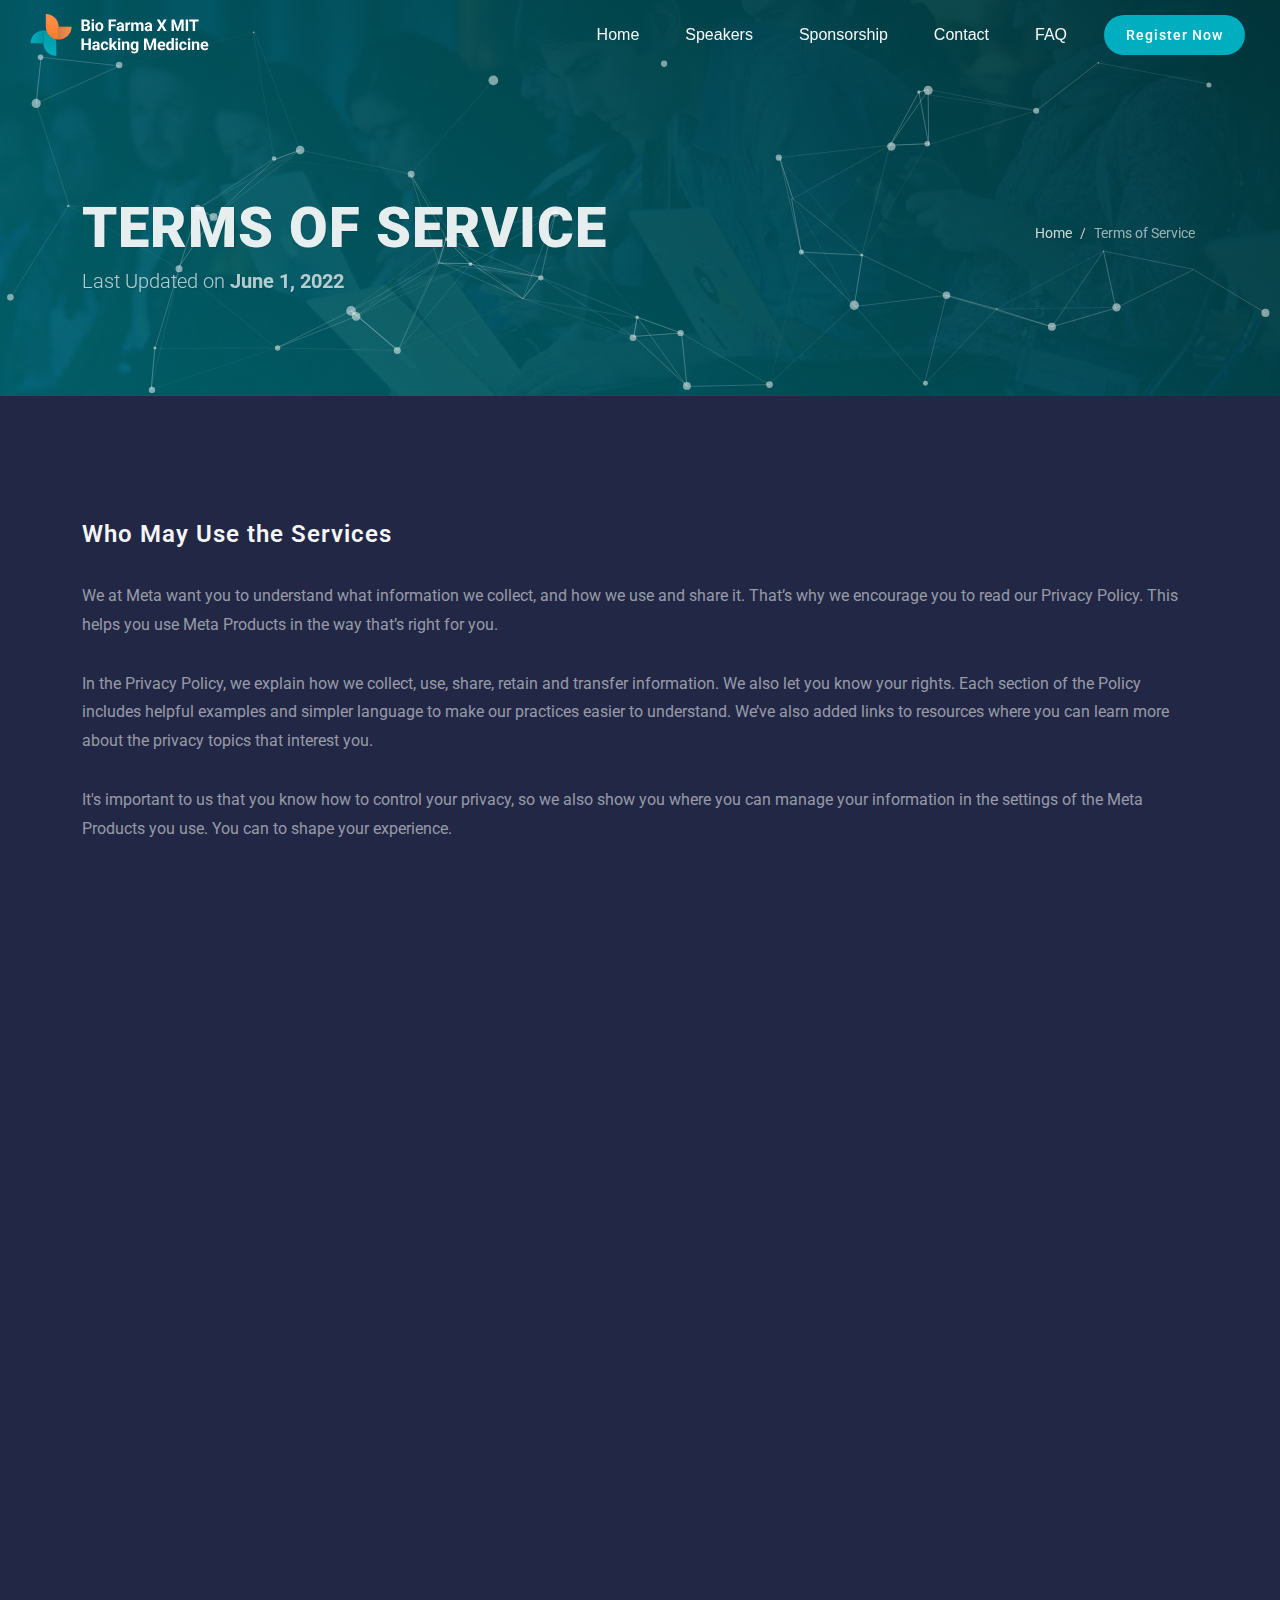
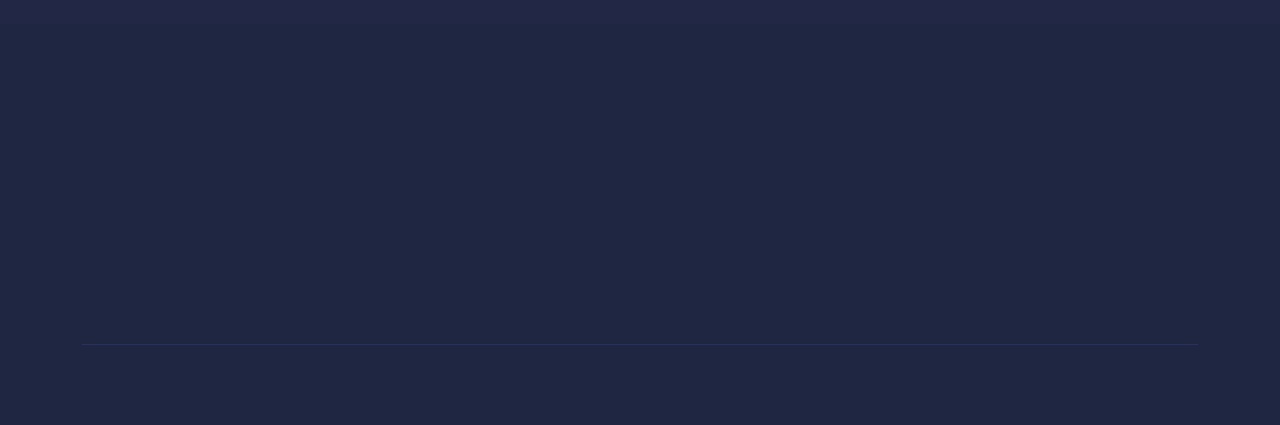
<file: terms.html>
<!DOCTYPE html>
<html dir="ltr" lang="en-US">
<head>

	<meta http-equiv="content-type" content="text/html; charset=utf-8" />
	<meta name="author" content="SemiColonWeb" />

	<!-- Stylesheets
	============================================= -->
	<link href="https://fonts.googleapis.com/css?family=Source+Sans+Pro:300,400,600,700|Roboto:300,400,500,700|IBM+Plex+Serif:300,400,500,600&display=swap" rel="stylesheet" type="text/css" />
	<!-- <link href="http://fonts.cdnfonts.com/css/open-sans" rel="stylesheet" type="text/css"> -->
                
	<link rel="stylesheet" href="css/bootstrap.css" type="text/css" />
	<link rel="stylesheet" href="style.css" type="text/css" />

	<!-- One Page Module Specific Stylesheet -->
	<link rel="stylesheet" href="one-page/onepage.css" type="text/css" />
	<!-- / -->

	<link rel="stylesheet" href="https://cdn.jsdelivr.net/npm/bootstrap-icons@1.8.1/font/bootstrap-icons.css">
	<link rel="stylesheet" href="https://cdnjs.cloudflare.com/ajax/libs/font-awesome/6.1.1/css/all.min.css" integrity="sha512-KfkfwYDsLkIlwQp6LFnl8zNdLGxu9YAA1QvwINks4PhcElQSvqcyVLLD9aMhXd13uQjoXtEKNosOWaZqXgel0g==" crossorigin="anonymous" referrerpolicy="no-referrer" />
	<link rel="stylesheet" href="css/dark.css" type="text/css" />
	<link rel="stylesheet" href="css/font-icons.css" type="text/css" />
	<link rel="stylesheet" href="one-page/css/et-line.css" type="text/css" />
	<link rel="stylesheet" href="css/animate.css" type="text/css" />
	<link rel="stylesheet" href="css/magnific-popup.css" type="text/css" />

	<link rel="stylesheet" href="one-page/css/fonts.css" type="text/css" />

	<link rel="stylesheet" href="css/custom.css" type="text/css" />
	<meta name="viewport" content="width=device-width, initial-scale=1" />

	<!-- Document Title
	============================================= -->
	<title>Terms of Service - Bio Farma X MIT Hacking Medicine</title>

	<link rel="icon" type="image/png" sizes="32x32" href="assets/favicon/favicon-32x32.png">
  	<link rel="icon" type="image/png" sizes="16x16" href="assets/favicon/favicon-16x16.png">
	
</head>

<body class="stretched side-push-panel">

	<div class="body-overlay"></div>

	<!-- Document Wrapper
	============================================= -->
	<div id="wrapper" class="clearfix">

		<!-- Header
		============================================= -->
		<header id="header" class="transparent-header full-header dark header-size-custom" data-sticky-shrink="false" data-mobile-sticky="true">
			<div id="header-wrap">
				<div class="container">
					<div class="header-row">

						<!-- Logo
						============================================= -->
						<div id="logo">
							<a href="index.html" class="standard-logo" data-dark-logo="assets/logo/logo-mit-light.svg"><img src="assets/logo/logo-mit-light.svg" alt="Canvas Logo"></a>
							<a href="index.html" class="retina-logo" data-dark-logo="assets/logo/logo-mit-light.svg"><img src="assets/logo/logo-mit-light.svg" alt="Canvas Logo"></a>
						</div><!-- #logo end -->

						<div class="header-misc d-none d-sm-block">
							<a href="register.html">
								<button class="button button-circle fw-medium ms-0"> Register Now </button>
							</a>
						</div>

						<div id="primary-menu-trigger">
							<svg class="svg-trigger" viewBox="0 0 100 100"><path d="m 30,33 h 40 c 3.722839,0 7.5,3.126468 7.5,8.578427 0,5.451959 -2.727029,8.421573 -7.5,8.421573 h -20"></path><path d="m 30,50 h 40"></path><path d="m 70,67 h -40 c 0,0 -7.5,-0.802118 -7.5,-8.365747 0,-7.563629 7.5,-8.634253 7.5,-8.634253 h 20"></path></svg>
						</div>

						<!-- Primary Navigation
						============================================= -->
						<nav class="primary-menu">

							<ul class="one-page-menu menu-container" data-easing="easeInOutExpo" data-speed="1250" data-offset="70">
								<li class="menu-item">
									<a href="index.html" class="menu-link"><div>Home</div></a>
								</li>
								<li class="menu-item d-none">
									<a href="event.html" class="menu-link"><div>Event</div></a>
								</li>
								<li class="menu-item">
									<a href="#" class="menu-link"><div>Speakers</div></a>
									<ul class="sub-menu-container">
										<li class="menu-item">
											<a class="menu-link" href="speaker.html"><div>Conference Speakers</div></a>
										</li>
										<li class="menu-item">
											<a class="menu-link" href="judges.html"><div>Judges</div></a>
										</li>
										<li class="menu-item">
											<a class="menu-link" href="mentor.html"><div>Mentors</div></a>
										</li>
									</ul>
								</li>
								<li class="menu-item">
									<a href="sponsor.html" class="menu-link"><div>Sponsorship</div></a>
								</li>
								<li class="menu-item">
									<a href="contact.html" class="menu-link" ><div>Contact</div></a>
								</li>
								<li class="menu-item">
									<a href="faq.html" class="menu-link" ><div>FAQ</div></a>
								</li>
								<li class="menu-item d-block d-sm-none">
									<a href="register.html">
										<button class="button button-circle fw-medium ms-0"> Register Now </button>
									</a>
								</li>
							</ul>

						</nav><!-- #primary-menu end -->

					</div>
				</div>
			</div>
			<div class="header-wrap-clone"></div>
		</header><!-- #header end -->

		<!-- Page Title
		============================================= -->
		<section id="page-title" class="page-title-parallax page-title-dark include-header" data-bottom-top="background-position:0px 300px;" data-top-bottom="background-position:0px -300px;">
			<div id="particles-line"></div>

			<div class="container clearfix" data-animate="fadeInUp" data-delay="20">
				<div class="">
					<h1 class="fw-900">Terms of Service</h1>
					<span class="fc-muted" data-animate="fadeInUp" data-delay="20">Last Updated on <b class="fw-bold">June 1, 2022</b></span>
				</div>
				<ol class="breadcrumb">
					<li class="breadcrumb-item"><a href="index.html">Home</a></li>
					<li class="breadcrumb-item active" aria-current="page">Terms of Service</li>
				</ol>
			</div>

		</section><!-- #page-title end -->

		<!-- Content
		============================================= -->
		<section id="content">
			<div class="content-wrap py-0">
				<div id="section-privacy" class="page-section privacy bg-dark">
					<div class="container clearfix">
						<h3 data-animate="fadeInUp" data-delay="40">Who May Use the Services</h3>
						<div class="fc-muted mb-6" data-animate="fadeInUp" data-delay="50">
							<p>
								We at Meta want you to understand what information we collect, and how we use and share it. That’s why we encourage you to read our Privacy Policy. This helps you use Meta Products in the way that’s right for you.
							</p>
							<p>
								In the Privacy Policy, we explain how we collect, use, share, retain and transfer information. We also let you know your rights. Each section of the Policy includes helpful examples and simpler language to make our practices easier to understand. We’ve also added links to resources where you can learn more about the privacy topics that interest you.
							</p>
							<p>
								It's important to us that you know how to control your privacy, so we also show you where you can manage your information in the settings of the Meta Products you use. You can  to shape your experience.
							</p>
						</div>
						<h3 data-animate="fadeInUp" data-delay="60">Content on the Services</h5>
						<div class="fc-muted mb-6" data-animate="fadeInUp" data-delay="70">
							<p>
								Lorem ipsum dolor sit amet, consectetur adipiscing elit. In at laoreet magna. Maecenas id egestas sapien. Vivamus interdum ante eget diam tempus sollicitudin. Nunc tincidunt consequat lorem, vitae dapibus est lacinia sit amet. Proin pretium augue vel enim vulputate, a tincidunt est pretium. Donec sit amet magna nulla. Donec et luctus lectus. Pellentesque vitae magna est. Vestibulum interdum at tortor sit amet ultrices. Nullam pulvinar turpis at sem cursus, vel semper quam ullamcorper. Sed cursus neque eu turpis imperdiet rutrum. Sed quis sapien felis. Ut sed mauris at dui bibendum finibus. Nunc vitae justo vitae magna tincidunt tincidunt et in nisl. 
							</p>
							<p>
								Ut a mi bibendum justo consectetur volutpat. Aliquam at consequat dui. Pellentesque tincidunt, lorem a bibendum convallis, nulla massa sodales felis, quis aliquam orci mauris quis ipsum. Nunc nisl dui, cursus sit amet tincidunt in, facilisis vitae mi. Quisque posuere justo vulputate erat sodales posuere. Integer commodo dignissim erat sed tempus. Vestibulum tincidunt ante sem, rhoncus egestas sapien vestibulum eu. 
							</p>
							<p>
								Curabitur nisl eros, dignissim vel purus eu, congue mollis mi. Curabitur enim odio, tempor convallis bibendum id, blandit sit amet nulla. Nam condimentum laoreet lorem ut finibus. Nulla sed fermentum leo. Aliquam vestibulum et quam a aliquam. Integer bibendum ligula sed nisi rhoncus cursus. Vestibulum vel ex tincidunt, facilisis nisi imperdiet, laoreet odio. Proin rhoncus sagittis mauris, in cursus dolor lobortis eget. Cras consectetur, ipsum at vehicula ullamcorper, urna est pellentesque lectus, at commodo orci turpis in enim. Curabitur rutrum mi sem, sed volutpat nisl fermentum malesuada. In malesuada posuere nisi, vitae placerat purus sagittis et. Fusce ultricies suscipit orci, faucibus dapibus urna blandit at. 
							</p>
						</div>
					</div>
				</div>
			</div>
		</section><!-- #content end -->

		<!-- Footer
		============================================= -->
		<footer id="footer" class="bg-dark-2 footer">
			<div class="container">
				<!-- Footer Widgets
				============================================= -->
				<div class="footer-widgets-wrap">

					<div class="row clearfix gy-5">

						<div class="col-lg-6">

							<div class="row">
								<div class="col-lg-8">
									<div class="clearfix mb-4" data-animate="fadeInUp" data-delay="10">
										<img src="assets/logo/logo-mit-light.svg" alt="Image" class="">
									</div>
									<div class="clearfix" data-animate="fadeInUp" data-delay="20">
										<p class="mb-0 fc-muted">Solutions to existing problems, developed through collaborative, intense, and innovative teamwork in a short amount of time. </p>
									</div>
								</div>
							</div>

						</div>

						<div class="col-lg-6">

							<div class="clearfix dark">
								<div class="row">
									<div class="col-6" data-animate="fadeInUp" data-delay="30">
										<ul class="mb-0">
											<!-- <li class="mb-3"><a href="index.html">Home</a></li> -->
											<li class="mb-3"><a href="speaker.html">Conference Speakers</a></li>
											<li class="mb-3"><a href="judges.html">Judges</a></li>
											<li class="mb-3"><a href="mentor.html">Mentors</a></li>
											<li class="mb-3"><a href="sponsor.html">Sponsorship</a></li>
										</ul>
									</div>

									<div class="col-6" data-animate="fadeInUp" data-delay="40">
										<ul class="mb-0">
											<li class="mb-3"><a href="contact.html">Contact</a></li>
											<li class="mb-3"><a href="faq.html">FAQ</a></li>
											<li class="mb-3"><a href="terms.html">Terms of Service</a></li>
											<li class="mb-3"><a href="privacy.html">Privacy Policy</a></li>
										</ul>
									</div>
								</div>
							</div>

						</div>

					</div>

				</div><!-- .footer-widgets-wrap end -->
			</div>

			<!-- Copyrights
			============================================= -->
			<div id="copyrights bg-dark-2">
				<div class="container pb-4">

					<div class="line mb-4 mt-0"></div>

					<div class="row justify-content-between d-flex align-items-center gy-4">
						<div class="col-12 col-lg-auto text-center text-lg-start copyrights fc-muted" data-animate="fadeInUp" data-delay="10">
							Copyrights &copy; 2022 All Rights Reserved by <a href="index.html">Bio Farma X MIT
								Hacking Medicine</a>
						</div>

						<div class="col-12 col-lg-auto text-center text-lg-end" data-animate="fadeInUp" data-delay="20">
							<div class=" d-flex justify-content-center">
								<a href="https://instagram.com/hi.dhc" class="social-icon inline-block si-small si-borderless mb-0 si-instagram">
									<i class="icon-instagram"></i>
									<i class="icon-instagram"></i>
								</a>
	
								<a href="mailto:feni.febriani@biofarma.co.id" class="social-icon inline-block si-small si-borderless mb-0 si-gplus">
									<i class="icon-email"></i>
									<i class="icon-email"></i>
								</a>
	
								<a href="tel:+62813-2184-4185" class="social-icon inline-block si-small si-borderless mb-0 si-linkedin">
									<i class="icon-phone"></i>
									<i class="icon-phone"></i>
								</a>
							</div>
						</div>
					</div>

				</div>
			</div><!-- #copyrights end -->
		</footer><!-- #footer end -->

	</div><!-- #wrapper end -->

	<!-- Go To Top
	============================================= -->
	<div id="gotoTop" class="icon-angle-up"></div>

	<!-- JavaScripts
	============================================= -->
	<script src="js/jquery.js"></script>
	<script src="js/plugins.min.js"></script>
	<script src="https://maps.google.com/maps/api/js?key=YOUR-API-KEY"></script>

	<!-- Main Particles Js
	============================================= -->
	<script src="js/particles/particles.min.js"></script>
	<script src="js/particles/particles-line.js"></script><!-- Particles Line -->

	<!-- Footer Scripts
	============================================= -->
	<script src="js/functions.js"></script>

	<script>

		jQuery(window).on( 'pluginCarouselReady', function() {
			var owlWatch	= $('#oc-watch'),
				owlWatchbg	= $('.bgchanger');

			owlWatch.on('translated.owl.carousel changed.owl.carousel', function(event) {
				var bgcolor = owlWatch.find('.active img').attr('data-bg');
				owlWatchbg.css({ 'background-color': bgcolor });
			});
		});


	</script>

</body>
</html>
</file>
<file: style.css>
/*-----------------------------------------------------------------------------------

	Theme Name: Canvas
	Theme URI: http://themes.semicolonweb.com/html/canvas
	Description: The Multi-Purpose Template
	Author: SemiColonWeb
	Author URI: http://themeforest.net/user/semicolonweb
	Version: 6.4.2

-----------------------------------------------------------------------------------*/

/* ----------------------------------------------------------------

	- Basic
	- Typography
	- Basic Layout Styles
	- Helper Classes
	- Sections
	- Columns & Grids
	- Flex Slider
	- Swiper Slider
	- Top Bar
	- Header
		- Logo
		- Primary Menu
		- Mega Menu
		- Top Search
		- Top Cart
		- Sticky Header
		- Page Menu
		- Side Header
	- Side Panel
	- Slider
	- Page Title
	- Content
	- Portfolio
	- Blog
	- Shop
	- Events
	- Shortcodes
		- Countdown
		- Buttons
		- Promo Boxes
		- Featured Boxes
		- Process Steps
		- Styled Icons
		- Toggles
		- Accordions
		- Tabs
		- Side Navigation
		- FAQ List
		- Clients
		- Testimonials
		- Team
		- Pricing Boxes
		- Counter
		- Animated Rounded Skills
		- Skills Bar
		- Dropcaps & Highlights
		- Quotes & Blockquotes
		- Text Rotater
	- Owl Carousel
	- Overlays
	- Forms
	- Google Maps
	- Heading Styles
	- Divider
	- Magazine Specific Classes
	- Go To Top
	- Error 404
	- Landing Pages
	- Preloaders
	- Footer
	- Widgets
		- Tag Cloud
		- Links
		- Testimonial & Twitter
		- Quick Contact Form
		- Newsletter
		- Twitter Feed
		- Navigation Tree
	- Wedding
	- Bootstrap Specific
	- Cookie Notification
	- Stretched Layout
	- Page Transitions
	- Youtube Video Backgrounds

---------------------------------------------------------------- */


/* ----------------------------------------------------------------
	Bootstrap Adjustments
-----------------------------------------------------------------*/

@media (prefers-reduced-motion: no-preference) {
	:root {
		scroll-behavior: auto;
	}
}

@media (min-width: 576px) {
	.card-columns {
		-webkit-column-count: 3;
		-moz-column-count: 3;
		column-count: 3;
		-webkit-column-gap: 1.25rem;
		-moz-column-gap: 1.25rem;
		column-gap: 1.25rem;
		orphans: 1;
		widows: 1;
	}
	.card-columns.grid-2 {
		-webkit-column-count: 2;
		-moz-column-count: 2;
		column-count: 2;
	}
	.card-columns > * {
		display: inline-block;
		width: 100%;
	}
}

.form-group {
	margin-bottom: 1rem;
}


/* ----------------------------------------------------------------
	Basic
-----------------------------------------------------------------*/

dl, dt, dd, ol, ul, li {
	margin: 0;
	padding: 0;
}

.clear {
	clear: both;
	display: block;
	font-size: 0px;
	height: 0px;
	line-height: 0;
	width: 100%;
	overflow:hidden;
}

::selection {
	background: #00AEBF;
	color: #FFF;
	text-shadow: none;
}

::-moz-selection {
	background: #00AEBF; /* Firefox */
	color: #FFF;
	text-shadow: none;
}

::-webkit-selection {
	background: #00AEBF; /* Safari */
	color: #FFF;
	text-shadow: none;
}

:active,
:focus { outline: none !important; }


/* ----------------------------------------------------------------
	Typography
-----------------------------------------------------------------*/


body {
	line-height: 1.5;
	color: #555;
	/* font-family: 'Open Sans', sans-serif; */
}

a {
	text-decoration: none !important;
	color: #00AEBF;
}

a:hover { color: #222; }

a img { border: none; }

img { max-width: 100%; }

iframe {
	width: 100%;
	border: 0 !important;
	overflow: hidden !important;
}


/* ----------------------------------------------------------------
	Basic Layout Styles
-----------------------------------------------------------------*/


h1,
h2,
h3,
h4,
h5,
h6 {
	color: #444;
	font-weight: 600;
	line-height: 1.5;
	margin: 0 0 30px 0;
	/* font-family: 'Open Sans', sans-serif; */
}

h5,
h6 { margin-bottom: 20px; }

h1 { font-size: 36px; }

h2 { font-size: 30px; }

h3 { font-size: 1.5rem; }

h4 { font-size: 18px; }

h5 { font-size: 0.875rem; }

h6 { font-size: 12px; }

h4 { font-weight: 600; }

h5,
h6 { font-weight: bold; }

@media (max-width: 767.98px) {

	h1 {
		font-size: 1.75rem;
	}

	h2 {
		font-size: 1.5rem;
	}

	h3 {
		font-size: 1.25rem;
	}

	h4 {
		font-size: 1rem;
	}

}

h1 > span:not(.nocolor):not(.badge),
h2 > span:not(.nocolor):not(.badge),
h3 > span:not(.nocolor):not(.badge),
h4 > span:not(.nocolor):not(.badge),
h5 > span:not(.nocolor):not(.badge),
h6 > span:not(.nocolor):not(.badge) { color: #00AEBF; }

p,
pre,
ul,
ol,
dl,
dd,
blockquote,
address,
table,
fieldset,
form { margin-bottom: 30px; }

small { font-family: 'Open Sans', sans-serif; }


@media (max-width: 1200px) {
	.display-1 {
		font-size: calc( 1.725rem + 5.7vw );
	}
	.display-2 {
		font-size: calc( 1.675rem + 5.1vw );
	}
	.display-3 {
		font-size: calc( 1.575rem + 3.9vw );
	}
	.display-4 {
		font-size: calc( 1.475rem + 2.7vw );
	}
}


/* ----------------------------------------------------------------
	Helper Classes
-----------------------------------------------------------------*/

#wrapper {
	position: relative;
	float: none;
	width: 100%;
	margin: 0 auto;
	background-color: #FFF;
	box-shadow: 0 0 10px rgba(0,0,0,0.1);
	-moz-box-shadow: 0 0 10px rgba(0,0,0,0.1);
	-webkit-box-shadow: 0 0 10px rgba(0,0,0,0.1);
}

@media (min-width: 1200px) {
	body:not(.stretched) #wrapper {
		max-width: 1200px;
	}
}

@media (min-width: 1440px) {
	body:not(.stretched) #wrapper {
		max-width: 1440px;
	}
}

.line,
.double-line {
	clear: both;
	position: relative;
	width: 100%;
	margin: 4rem 0;
	border-top: 1px solid #EEE;
}

.line.line-sm { margin: 2rem 0; }

span.middot {
	display: inline-block;
	margin: 0 5px;
}

.double-line { border-top: 3px double #E5E5E5; }

.nott { text-transform: none !important; }

.emptydiv {
	display: block !important;
	position: relative !important;
}

.allmargin { margin: 3rem !important; }

.leftmargin { margin-left: 3rem !important; }

.rightmargin { margin-right: 3rem !important; }

.topmargin { margin-top: 3rem !important; }

.bottommargin { margin-bottom: 3rem !important; }

.allmargin-sm { margin: 2rem !important; }

.leftmargin-sm { margin-left: 2rem !important; }

.rightmargin-sm { margin-right: 2rem !important; }

.topmargin-sm { margin-top: 2rem !important; }

.bottommargin-sm { margin-bottom: 2rem !important; }

.allmargin-lg { margin: 5rem !important; }

.leftmargin-lg { margin-left: 5rem !important; }

.rightmargin-lg { margin-right: 5rem !important; }

.topmargin-lg { margin-top: 5rem !important; }

.bottommargin-lg { margin-bottom: 5rem !important; }

.header-stick { margin-top: -3rem !important; }

.content-wrap .header-stick { margin-top: -5rem !important; }

.footer-stick { margin-bottom: -3rem !important; }

.content-wrap .footer-stick { margin-bottom: -5rem !important; }

.border-f5 { border-color: #F5F5F5 !important; }

.col-padding { padding: 4rem; }

.notextshadow { text-shadow: none !important; }

.inline-block {
	float: none !important;
	display: inline-block !important;
}

.center { text-align: center !important; }

.mx-auto {
	float: none !important;
}

.bg-color,
.bg-color #header-wrap { background-color: #00AEBF !important; }

.color { color: #00AEBF !important; }

.border-color { border-color: #00AEBF !important; }

.ls0 { letter-spacing: 0px !important; }

.ls1 { letter-spacing: 1px !important; }

.ls2 { letter-spacing: 2px !important; }

.ls3 { letter-spacing: 3px !important; }

.ls4 { letter-spacing: 4px !important; }

.ls5 { letter-spacing: 5px !important; }

.noheight { height: 0 !important; }

.nolineheight { line-height: 0 !important; }

.font-body { font-family: 'Open Sans', sans-serif; }

.font-primary { font-family: 'Open Sans', sans-serif; }

.font-secondary { font-family: 'Open Sans', serif; }

.fw-extralight {
	font-weight: 100 !important;
}

.fw-medium {
	font-weight: 500 !important;
}

.fw-semibold {
	font-weight: 600 !important;
}

.fst-normal {
	font-style: normal !important;
}

.bgicon {
	display: block;
	position: absolute;
	bottom: -60px;
	right: -50px;
	font-size: 210px;
	color: rgba(0,0,0,0.1);
}

.imagescale,
.imagescalein {
	display: block;
	overflow: hidden;
}

.imagescale img,
.imagescalein img {
	-webkit-transform: scale(1.1);
	transform: scale(1.1);
	-webkit-transition: all 1s ease;
	transition: all 1s ease;
}

.imagescale:hover img {
	-webkit-transform: scale(1);
	transform: scale(1);
}

.imagescalein img {
	-webkit-transform: scale(1);
	transform: scale(1);
}

.imagescalein:hover img {
	-webkit-transform: scale(1.1);
	transform: scale(1.1);
}

.grayscale {
	filter: brightness(80%) grayscale(1) contrast(90%);
	-webkit-filter: brightness(80%) grayscale(1) contrast(90%);
	-moz-filter: brightness(80%) grayscale(1) contrast(90%);
	-o-filter: brightness(80%) grayscale(1) contrast(90%);
	-ms-filter: brightness(80%) grayscale(1) contrast(90%);
	transition: 1s filter ease;
	-webkit-transition: 1s -webkit-filter ease;
	-moz-transition: 1s -moz-filter ease;
	-ms-transition: 1s -ms-filter ease;
	-o-transition: 1s -o-filter ease;
}

.grayscale:hover {
	filter: brightness(100%) grayscale(0);
	-webkit-filter: brightness(100%) grayscale(0);
	-moz-filter: brightness(100%) grayscale(0);
	-o-filter: brightness(100%) grayscale(0);
	-ms-filter: brightness(100%) grayscale(0);
}

/* MOVING BG -  TESTIMONIALS */
.bganimate {
	-webkit-animation:BgAnimated 30s infinite linear;
	 -moz-animation:BgAnimated 30s infinite linear;
		-ms-animation:BgAnimated 30s infinite linear;
		 -o-animation:BgAnimated 30s infinite linear;
			animation:BgAnimated 30s infinite linear;
}
 @-webkit-keyframes BgAnimated {
	from  {background-position:0 0;}
	to    {background-position:0 400px;}
	}
 @-moz-keyframes BgAnimated {
	from  {background-position:0 0;}
	to    {background-position:0 400px;}
	}
 @-ms-keyframes BgAnimated {
	from  {background-position:0 0;}
	to    {background-position:0 400px;}
	}
 @-o-keyframes BgAnimated {
	from  {background-position:0 0;}
	to    {background-position:0 400px;}
	}
 @keyframes BgAnimated {
	from  {background-position:0 0;}
	to    {background-position:0 400px;}
	}


.input-block-level {
	display: block;
	width: 100% !important;
	min-height: 30px;
	-webkit-box-sizing: border-box;
	-moz-box-sizing: border-box;
	box-sizing: border-box;
}

.vertical-middle {
	z-index: 3;
	position: relative;
	display: -ms-flexbox;
	display: flex;
	width: 100%;
	min-height: 100%;
	justify-content: center;
	flex-flow: column;
}

.vertical-middle-overlay {
	position: absolute;
	top: 0;
	left: 0;
}

.vertical-middle + .video-wrap { z-index: 2 !important; }

.magnific-max-width .mfp-content { max-width: 800px; }

.overflow-visible {
	overflow: visible !important;
}


/* ----------------------------------------------------------------
	Opacity Utility Classes
-----------------------------------------------------------------*/

.op-ts {
	-webkit-transition: opacity .5s ease;
	transition: opacity .5s ease;
}

.op-0,
.h-op-0:hover {
	opacity: 0 !important;
}

.op-01,
.h-op-01:hover {
	opacity: 0.1 !important;
}

.op-02,
.h-op-02:hover {
	opacity: 0.2 !important;
}

.op-03,
.h-op-03:hover {
	opacity: 0.3 !important;
}

.op-04,
.h-op-04:hover {
	opacity: 0.4 !important;
}

.op-05,
.h-op-05:hover {
	opacity: 0.5 !important;
}

.op-06,
.h-op-06:hover {
	opacity: 0.6 !important;
}

.op-07,
.h-op-07:hover {
	opacity: 0.7 !important;
}

.op-08,
.h-op-08:hover {
	opacity: 0.8 !important;
}

.op-09,
.h-op-09:hover {
	opacity: 0.9 !important;
}

.op-1,
.h-op-1:hover {
	opacity: 1 !important;
}


/* ----------------------------------------------------------------
	Text Color Utility Classes
-----------------------------------------------------------------*/

.text-ts {
	-webkit-transition: color .5s ease;
	transition: color .5s ease;
}

.h-text-color:hover,
a.h-text-color:hover {
	color: #00AEBF !important;
}

.h-text-primary:hover,
a.h-text-primary:hover {
	color: #007bff !important;
}

.h-text-secondary:hover,
a.h-text-secondary:hover {
	color: #6c757d !important;
}

.h-text-success:hover,
a.h-text-success:hover {
	color: #28a745 !important;
}

.h-text-info:hover,
a.h-text-info:hover {
	color: #17a2b8 !important;
}

.h-text-warning:hover,
a.h-text-warning:hover {
	color: #ffc107 !important;
}

.h-text-danger:hover,
a.h-text-danger:hover {
	color: #dc3545 !important;
}

.h-text-light:hover,
a.h-text-light:hover {
	color: #f8f9fa !important;
}

.h-text-dark:hover,
a.h-text-dark:hover {
	color: #343a40 !important;
}


/* ----------------------------------------------------------------
	Text Size Utility Classes
-----------------------------------------------------------------*/

.text-smaller {
	font-size: 80% !important;
}

.text-larger {
	font-size: 120% !important;
}

.text-smaller small {
	font-size: 90% !important;
}


/* ----------------------------------------------------------------
	BG Color Utility Classes
-----------------------------------------------------------------*/

.bg-ts {
	-webkit-transition: background-color .5s ease;
	transition: background-color .5s ease;
}

.h-nobg:hover {
	background-color: transparent !important;
}

.h-bg-color:hover {
	background-color: #00AEBF !important;
}

.h-bg-primary:hover {
	background-color: #007bff !important;
}

.h-bg-secondary:hover {
	background-color: #6c757d !important;
}

.h-bg-success:hover {
	background-color: #28a745 !important;
}

.h-bg-info:hover {
	background-color: #17a2b8 !important;
}

.h-bg-warning:hover {
	background-color: #ffc107 !important;
}

.h-bg-danger:hover {
	background-color: #dc3545 !important;
}

.h-bg-light:hover {
	background-color: #f8f9fa !important;
}

.h-bg-dark:hover {
	background-color: #343a40 !important;
}


.bg-clip {
	border: 1rem solid transparent;
	-moz-background-clip: padding;
	-webkit-background-clip: padding;
	background-clip: padding-box;
	transform: translate3d(0,0,0);
}

.bg-clip-sm {
	border-width: 0.5rem;
}

.bg-clip-lg {
	border-width: 2rem;
}


/* ----------------------------------------------------------------
	Gradient Utility Classes
-----------------------------------------------------------------*/

.gradient-light-grey,
.h-gradient-light-grey:hover {
	background-image: -webkit-linear-gradient(to right, #2c3e50, #bdc3c7) !important;
	background-image: linear-gradient(to right, #2c3e50, #bdc3c7) !important;
}

.gradient-green-dark,
.h-gradient-green-dark:hover {
	background-image: -webkit-linear-gradient(to right, #99f2c8, #1f4037) !important;
	background-image: linear-gradient(to right, #99f2c8, #1f4037) !important;
}

.gradient-grey-brown,
.h-gradient-grey-brown:hover {
	background-image: -webkit-linear-gradient(to right, #C06C84, #6C5B7B, #355C7D) !important;
	background-image: linear-gradient(to right, #C06C84, #6C5B7B, #355C7D) !important;
}

.gradient-light-pink,
.h-gradient-light-pink:hover {
	background-image: -webkit-linear-gradient(to right, #ffdde1, #ee9ca7) !important;
	background-image: linear-gradient(to right, #ffdde1, #ee9ca7) !important;
}

.gradient-blue-purple,
.h-gradient-blue-purple:hover {
	background-image: -webkit-linear-gradient(to right, #4A00E0, #8E2DE2) !important;
	background-image: linear-gradient(to right, #4A00E0, #8E2DE2) !important;
}
.gradient-multiples,
.h-gradient-multiples:hover {
	background-image: -webkit-linear-gradient(to right, #eea2a2 0%, #bbc1bf 19%, #57c6e1 42%, #b49fda 79%, #7ac5d8 100%) !important;
	background-image: linear-gradient(to right, #eea2a2 0%, #bbc1bf 19%, #57c6e1 42%, #b49fda 79%, #7ac5d8 100%) !important;
}

.gradient-blue-green,
.h-gradient-blue-green:hover {
	background-image: -webkit-linear-gradient(to right, #2af598 0%, #009efd 100%) !important;
	background-image: linear-gradient(to right, #2af598 0%, #009efd 100%) !important;
}

.gradient-light,
.h-gradient-light:hover {
	background-image: -webkit-linear-gradient(to top, #DDD 0%, #FFF 100%) !important;
	background-image: linear-gradient(to top, #DDD 0%, #FFF 100%) !important;
}

.gradient-grey-orange,
.h-gradient-grey-orange:hover {
	background-image: -webkit-linear-gradient(to right, #3B4371, #F3904F) !important;
	background-image: linear-gradient(to right, #3B4371, #F3904F) !important;
}

.gradient-sunset,
.h-gradient-sunset:hover {
	background-image: -webkit-linear-gradient(to top, #a8edea 0%, #fed6e3 100%) !important;
	background-image: linear-gradient(to top, #a8edea 0%, #fed6e3 100%) !important;
}

.gradient-dark,
.h-gradient-dark:hover {
	background-image: -webkit-linear-gradient(to right, #535353, #000) !important;
	background-image: linear-gradient(to right, #535353, #000) !important;
}

.gradient-lemon,
.h-gradient-lemon:hover {
	background-image: -webkit-linear-gradient(to right, #cac531, #f3f9a7) !important;
	background-image: linear-gradient(to right, #cac531, #f3f9a7) !important;
}

.gradient-earth,
.h-gradient-earth:hover {
	background-image: -webkit-linear-gradient(to right, #649173, #dbd5a4) !important;
	background-image: linear-gradient(to right, #649173, #dbd5a4) !important;
}

.gradient-sky,
.h-gradient-sky:hover {
	background-image: -webkit-linear-gradient(to right, #2980b9, #6dd5fa, #F5F5F5) !important;
	background-image: linear-gradient(to right, #2980b9, #6dd5fa, #F5F5F5) !important;
}

.gradient-ocean,
.h-gradient-ocean:hover {
	background-image: -webkit-linear-gradient(to right, #000046, #1cb5e0) !important;
	background-image: linear-gradient(to right, #000046, #1cb5e0) !important;
}

.gradient-horizon,
.h-gradient-horizon:hover {
	background-image: -webkit-linear-gradient(90deg, rgba(131,58,180,1) 0%, rgba(253,29,29,1) 50%, rgba(252,176,69,1) 100%) !important;
	background-image: linear-gradient(90deg, rgba(131,58,180,1) 0%, rgba(253,29,29,1) 50%, rgba(252,176,69,1) 100%) !important;
}

.gradient-green-blue,
.h-gradient-green-blue:hover {
	background-image: -webkit-linear-gradient(to right, #43cea2, #185a9d) !important;
	background-image: linear-gradient(to right, #43cea2, #185a9d) !important;
}

.gradient-purple-blue,
.h-gradient-purple-blue:hover {
	background-image: -webkit-linear-gradient(19deg, rgb(33, 212, 253) 0%, rgb(183, 33, 255) 100%) !important;
	background-image: linear-gradient(19deg, rgb(33, 212, 253) 0%, rgb(183, 33, 255) 100%) !important;
}

.gradient-text {
	text-shadow: none !important;
	-webkit-background-clip: text;
	-webkit-text-fill-color: transparent;
}

.gradient-underline {
	background-repeat: no-repeat;
	background-size: 100% 8px;
	background-position: 0 88%;
}


/* ----------------------------------------------------------------
	Border Utility Classes
-----------------------------------------------------------------*/

.border-width-0,
.h-border-width-0:hover {
	border-width: 0px !important;
}

.border-width-1,
.h-border-width-1:hover {
	border-width: 1px !important;
}

.border-width-2,
.h-border-width-2:hover {
	border-width: 2px !important;
}

.border-width-3,
.h-border-width-3:hover {
	border-width: 3px !important;
}

.border-width-4,
.h-border-width-4:hover {
	border-width: 4px !important;
}

.border-width-5,
.h-border-width-5:hover {
	border-width: 5px !important;
}

.border-width-6,
.h-border-width-6:hover {
	border-width: 6px !important;
}

.border-dotted {
	border-style: dotted !important;
}

.border-dashed {
	border-style: dashed !important;
}

.border-solid {
	border-style: solid !important;
}

.border-double {
	border-style: double !important;
}

.h-border-primary:hover {
	border-color: #007bff !important;
}

.h-border-secondary:hover {
	border-color: #6c757d !important;
}

.h-border-success:hover {
	border-color: #28a745 !important;
}

.h-border-info:hover {
	border-color: #17a2b8 !important;
}

.h-border-warning:hover {
	border-color: #ffc107 !important;
}

.h-border-danger:hover {
	border-color: #dc3545 !important;
}

.h-border-light:hover {
	border-color: #f8f9fa !important;
}

.h-border-dark:hover {
	border-color: #343a40 !important;
}

.border-transparent,
.h-border-transparent:hover {
	border-color: transparent !important;
}

.border-default,
.h-border-default:hover {
	border-color: #EEE !important;
}

.dark.border-default,
.dark .border-default,
.dark.h-border-default:hover
.dark .h-border-default:hover {
	border-color: rgba(255, 255, 255, 0.15) !important;
}

.border-ts {
	-webkit-transition: border 0.5s ease;
	transition: border 0.5s ease;
}


/* ----------------------------------------------------------------
	Rounded
-----------------------------------------------------------------*/

.rounded-4 {
	border-radius: 0.4rem !important;
}

.rounded-5 {
	border-radius: 0.5rem !important;
}

.rounded-6 {
	border-radius: 0.6rem !important;
}


/* ----------------------------------------------------------------
	Shadows
-----------------------------------------------------------------*/

.h-shadow-sm:hover {
	box-shadow: 0 0.125rem 0.25rem rgba(0, 0, 0, 0.075) !important;
}

.h-shadow:hover {
	box-shadow: 0 0.5rem 1rem rgba(0, 0, 0, 0.15) !important;
}

.h-shadow-lg:hover {
	box-shadow: 0 1rem 3rem rgba(0, 0, 0, 0.175) !important;
}

.h-shadow-none:hover {
	box-shadow: none !important;
}

.shadow-ts {
	-webkit-transition: box-shadow 0.5s ease;
	transition: box-shadow 0.5s ease;
}


/* ----------------------------------------------------------------
	Transform Utility Classes
-----------------------------------------------------------------*/

.translate-y-sm,
.h-translate-y-sm:hover {
	transform: translateY(-3px) !important;
}

.translate-y,
.h-translate-y:hover {
	transform: translateY(-6px) !important;
}

.translate-y-lg,
.h-translate-y-lg:hover {
	transform: translateY(-10px) !important;
}

.translate-x-sm,
.h-translate-x-sm:hover {
	transform: translateX(-3px) !important;
}

.translate-x,
.h-translate-x:hover {
	transform: translateX(-6px) !important;
}

.translate-x-lg,
.h-translate-x-lg:hover {
	transform: translateX(-10px) !important;
}

.translate-x-n-sm,
.h-translate-x-n-sm:hover {
	transform: translateX(3px) !important;
}

.translate-x-n,
.h-translate-x-n:hover {
	transform: translateX(6px) !important;
}

.translate-x-n-lg,
.h-translate-x-n-lg:hover {
	transform: translateX(10px) !important;
}

.scale-sm,
.h-scale-sm:hover {
	transform: scale(1.025) !important;
}

.scale,
.h-scale:hover {
	transform: scale(1.05) !important;
}

.scale-lg,
.h-scale-lg:hover {
	transform: scale(1.1) !important;
}

.scale-n-sm,
.h-scale-n-sm:hover {
	transform: scale(0.975) !important;
}

.scale-n,
.h-scale-n:hover {
	transform: scale(0.95) !important;
}

.scale-n-lg,
.h-scale-n-lg:hover {
	transform: scale(0.9) !important;
}

.transform-ts {
	-webkit-transition: transform 0.5s cubic-bezier(.215, .61, .355, 1);
	transition: transform 0.5s cubic-bezier(.215, .61, .355, 1);
}

.all-ts {
	-webkit-transition: all 0.5s cubic-bezier(.215, .61, .355, 1);
	transition: all 0.5s cubic-bezier(.215, .61, .355, 1);
}


/* ----------------------------------------------------------------
	Align Wide Utility Classes
-----------------------------------------------------------------*/

.align-wide-lg {
	margin-left: calc(50% - 480px) !important;
	margin-right: calc(50% - 480px) !important;
	max-width: 960px !important;
	width: 960px !important;
}

.align-wide-xl {
	margin-left: calc(50% - 570px) !important;
	margin-right: calc(50% - 570px) !important;
	max-width: 1140px !important;
	width: 1140px !important;
}

.align-wide-xxl {
	margin-left: calc(50% - 660px) !important;
	margin-right: calc(50% - 660px) !important;
	max-width: 1320px !important;
	width: 1320px !important;
}

@media (max-width: 991.98px) {
	.align-wide-lg,
	.align-wide-xl,
	.align-wide-xxl {
		margin-left: calc(50% - 50vw) !important;
		margin-right: calc(50% - 50vw) !important;
		max-width: 100vw !important;
		width: 100vw !important;
	}
}

.align-wide-full {
	margin-left: calc(50% - 50vw) !important;
	margin-right: calc(50% - 50vw) !important;
	max-width: 100vw !important;
	width: 100vw !important;
}


/* ----------------------------------------------------------------
	Z-Index Utility Classes
-----------------------------------------------------------------*/

.z-1 {
	z-index: 1 !important;
}

.z-2 {
	z-index: 2 !important;
}

.z-3 {
	z-index: 3 !important;
}

.z-4 {
	z-index: 4 !important;
}

.z-5 {
	z-index: 5 !important;
}

.z-6 {
	z-index: 6 !important;
}

.z-7 {
	z-index: 7 !important;
}

.z-8 {
	z-index: 8 !important;
}

.z-9 {
	z-index: 9 !important;
}

.z-10 {
	z-index: 10 !important;
}

.z-auto {
	z-index: auto !important;
}


/* ----------------------------------------------------------------
	Bootstrap Utility Classes: Extended
-----------------------------------------------------------------*/


/*	Spacing Utilities */

.m-6 {
	margin: 5rem !important;
}

.mt-6,
.my-6 {
	margin-top: 5rem !important;
}

.me-6,
.mx-6 {
	margin-right: 5rem !important;
}

.mb-6,
.my-6 {
	margin-bottom: 5rem !important;
}

.ms-6,
.mx-6 {
	margin-left: 5rem !important;
}

.p-6 {
	padding: 5rem !important;
}

.pt-6,
.py-6 {
	padding-top: 5rem !important;
}

.pe-6,
.px-6 {
	padding-right: 5rem !important;
}

.pb-6,
.py-6 {
	padding-bottom: 5rem !important;
}

.ps-6,
.px-6 {
	padding-left: 5rem !important;
}

@media (min-width: 576px) {

	.m-sm-6 {
		margin: 5rem !important;
	}

	.mt-sm-6,
	.my-sm-6 {
		margin-top: 5rem !important;
	}

	.me-sm-6,
	.mx-sm-6 {
		margin-right: 5rem !important;
	}

	.mb-sm-6,
	.my-sm-6 {
		margin-bottom: 5rem !important;
	}

	.ms-sm-6,
	.mx-sm-6 {
		margin-left: 5rem !important;
	}

	.p-sm-6 {
		padding: 5rem !important;
	}

	.pt-sm-6,
	.py-sm-6 {
		padding-top: 5rem !important;
	}

	.pe-sm-6,
	.px-sm-6 {
		padding-right: 5rem !important;
	}

	.pb-sm-6,
	.py-sm-6 {
		padding-bottom: 5rem !important;
	}

	.ps-sm-6,
	.px-sm-6 {
		padding-left: 5rem !important;
	}

}

@media (min-width: 768px) {

	.m-md-6 {
		margin: 5rem !important;
	}

	.mt-md-6,
	.my-md-6 {
		margin-top: 5rem !important;
	}

	.me-md-6,
	.mx-md-6 {
		margin-right: 5rem !important;
	}

	.mb-md-6,
	.my-md-6 {
		margin-bottom: 5rem !important;
	}

	.ms-md-6,
	.mx-md-6 {
		margin-left: 5rem !important;
	}

	.p-md-6 {
		padding: 5rem !important;
	}

	.pt-md-6,
	.py-md-6 {
		padding-top: 5rem !important;
	}

	.pe-md-6,
	.px-md-6 {
		padding-right: 5rem !important;
	}

	.pb-md-6,
	.py-md-6 {
		padding-bottom: 5rem !important;
	}

	.ps-md-6,
	.px-md-6 {
		padding-left: 5rem !important;
	}

}

@media (min-width: 992px) {

	.m-lg-6 {
		margin: 5rem !important;
	}

	.mt-lg-6,
	.my-lg-6 {
		margin-top: 5rem !important;
	}

	.me-lg-6,
	.mx-lg-6 {
		margin-right: 5rem !important;
	}

	.mb-lg-6,
	.my-lg-6 {
		margin-bottom: 5rem !important;
	}

	.ms-lg-6,
	.mx-lg-6 {
		margin-left: 5rem !important;
	}

	.p-lg-6 {
		padding: 5rem !important;
	}

	.pt-lg-6,
	.py-lg-6 {
		padding-top: 5rem !important;
	}

	.pe-lg-6,
	.px-lg-6 {
		padding-right: 5rem !important;
	}

	.pb-lg-6,
	.py-lg-6 {
		padding-bottom: 5rem !important;
	}

	.ps-lg-6,
	.px-lg-6 {
		padding-left: 5rem !important;
	}

}

@media (min-width: 1200px) {

	.m-xl-6 {
		margin: 5rem !important;
	}

	.mt-xl-6,
	.my-xl-6 {
		margin-top: 5rem !important;
	}

	.me-xl-6,
	.mx-xl-6 {
		margin-right: 5rem !important;
	}

	.mb-xl-6,
	.my-xl-6 {
		margin-bottom: 5rem !important;
	}

	.ms-xl-6,
	.mx-xl-6 {
		margin-left: 5rem !important;
	}

	.p-xl-6 {
		padding: 5rem !important;
	}

	.pt-xl-6,
	.py-xl-6 {
		padding-top: 5rem !important;
	}

	.pe-xl-6,
	.px-xl-6 {
		padding-right: 5rem !important;
	}

	.pb-xl-6,
	.py-xl-6 {
		padding-bottom: 5rem !important;
	}

	.ps-xl-6,
	.px-xl-6 {
		padding-left: 5rem !important;
	}

}


@media (min-width: 1400px) {

	.m-xxl-6 {
		margin: 5rem !important;
	}

	.mt-xxl-6,
	.my-xxl-6 {
		margin-top: 5rem !important;
	}

	.me-xxl-6,
	.mx-xxl-6 {
		margin-right: 5rem !important;
	}

	.mb-xxl-6,
	.my-xxl-6 {
		margin-bottom: 5rem !important;
	}

	.ms-xxl-6,
	.mx-xxl-6 {
		margin-left: 5rem !important;
	}

	.p-xxl-6 {
		padding: 5rem !important;
	}

	.pt-xxl-6,
	.py-xxl-6 {
		padding-top: 5rem !important;
	}

	.pe-xxl-6,
	.px-xxl-6 {
		padding-right: 5rem !important;
	}

	.pb-xxl-6,
	.py-xxl-6 {
		padding-bottom: 5rem !important;
	}

	.ps-xxl-6,
	.px-xxl-6 {
		padding-left: 5rem !important;
	}

}


/*	Custom Bootstrap Column */

[class*="col-"]:not([class*="sticky-"]):not([class*="position-"]) {
	position: relative;
}

.col-1-5 {
	flex: 0 0 auto;
	width: 20%;
}

@media (min-width: 576px) {
	.col-sm-1-5 {
		flex: 0 0 auto;
		width: 20%;
	}
}

@media (min-width: 768px) {
	.col-md-1-5 {
		flex: 0 0 auto;
		width: 20%;
	}
}

@media (min-width: 992px) {
	.col-lg-1-5 {
		flex: 0 0 auto;
		width: 20%;
	}
}

@media (min-width: 1200px) {
	.col-xl-1-5 {
		flex: 0 0 auto;
		width: 20%;
	}
}

@media (min-width: 1400px) {
	.col-xxl-1-5 {
		flex: 0 0 auto;
		width: 20%;
	}
}


/*	Gutters */
[class*="gutter-"] {
	--custom-gutter: var(--bs-gutter-x); /* Default Bootstrap */
	margin-right: calc(var(--custom-gutter) / -2);
	margin-left: calc(var(--custom-gutter) / -2);
	margin-top: calc(var(--custom-gutter) * -1);
}

[class*="gutter-"] > .col,
[class*="gutter-"] > [class*="col-"] {
	padding-right: calc(var(--custom-gutter) / 2);
	padding-left: calc(var(--custom-gutter) / 2);
	margin-top: var(--custom-gutter);
}

.gutter-10 {
	--custom-gutter: 10px;
}

.gutter-20 {
	--custom-gutter: 20px;
}

.gutter-30 {
	--custom-gutter: 30px;
}

.gutter-40 {
	--custom-gutter: 40px;
}

.gutter-50 {
	--custom-gutter: 50px;
}

[class*="col-mb-"] {
	margin-bottom: calc(var(--col-mb) / -1);
}

[class*="col-mb-"] > .col,
[class*="col-mb-"] > [class*="col-"] {
	padding-bottom: var(--col-mb);
}

.col-mb-30 {
	--col-mb: 30px;
}

.col-mb-50 {
	--col-mb: 50px;
}

.col-mb-80 {
	--col-mb: 80px;
}

@media (min-width: 576px) {
	.gutter-sm-10 {
		--custom-gutter: 10px;
	}

	.gutter-sm-20 {
		--custom-gutter: 20px;
	}

	.gutter-sm-30 {
		--custom-gutter: 30px;
	}

	.gutter-sm-40 {
		--custom-gutter: 40px;
	}

	.gutter-sm-50 {
		--custom-gutter: 50px;
	}

	.col-mb-sm-30 {
		--col-mb: 30px;
	}

	.col-mb-sm-50 {
		--col-mb: 50px;
	}

	.col-mb-sm-80 {
		--col-mb: 80px;
	}
}

@media (min-width: 768px) {
	.gutter-md-10 {
		--custom-gutter: 10px;
	}

	.gutter-md-20 {
		--custom-gutter: 20px;
	}

	.gutter-md-30 {
		--custom-gutter: 30px;
	}

	.gutter-md-40 {
		--custom-gutter: 40px;
	}

	.gutter-md-50 {
		--custom-gutter: 50px;
	}

	.col-mb-md-30 {
		--col-mb: 30px;
	}

	.col-mb-md-50 {
		--col-mb: 50px;
	}

	.col-mb-md-80 {
		--col-mb: 80px;
	}
}

@media (min-width: 992px) {
	.gutter-lg-10 {
		--custom-gutter: 10px;
	}

	.gutter-lg-20 {
		--custom-gutter: 20px;
	}

	.gutter-lg-30 {
		--custom-gutter: 30px;
	}
	.gutter-lg-40 {
		--custom-gutter: 40px;
	}
	.gutter-lg-50 {
		--custom-gutter: 50px;
	}

	.col-mb-lg-30 {
		--col-mb: 30px;
	}

	.col-mb-lg-50 {
		--col-mb: 50px;
	}

	.col-mb-lg-80 {
		--col-mb: 80px;
	}
}

@media (min-width: 1200px) {
	.gutter-xl-10 {
		--custom-gutter: 10px;
	}

	.gutter-xl-20 {
		--custom-gutter: 20px;
	}

	.gutter-xl-30 {
		--custom-gutter: 30px;
	}
	.gutter-xl-40 {
		--custom-gutter: 40px;
	}
	.gutter-xl-50 {
		--custom-gutter: 50px;
	}

	.col-mb-xl-30 {
		--col-mb: 30px;
	}

	.col-mb-xl-50 {
		--col-mb: 50px;
	}

	.col-mb-xl-80 {
		--col-mb: 80px;
	}
}

@media (min-width: 1400px) {
	.gutter-xxl-10 {
		--custom-gutter: 10px;
	}

	.gutter-xxl-20 {
		--custom-gutter: 20px;
	}

	.gutter-xxl-30 {
		--custom-gutter: 30px;
	}
	.gutter-xxl-40 {
		--custom-gutter: 40px;
	}
	.gutter-xxl-50 {
		--custom-gutter: 50px;
	}

	.col-mb-xxl-30 {
		--col-mb: 30px;
	}

	.col-mb-xxl-50 {
		--col-mb: 50px;
	}

	.col-mb-xxl-80 {
		--col-mb: 80px;
	}
}


/* ----------------------------------------------------------------
	Max Width Utility Classes
-----------------------------------------------------------------*/

.mw-xs {
	max-width: 36rem !important;
}

.mw-sm {
	max-width: 48rem !important;
}

.mw-md {
	max-width: 64rem !important;
}

.mw-lg {
	max-width: 78rem !important;
}

.mw-xl {
	max-width: 88rem !important;
}

.mw-xxl {
	max-width: 100rem !important;
}


/* ----------------------------------------------------------------
	Height Utility Classes
-----------------------------------------------------------------*/

.min-vh-75 {
	min-height: 75vh !important;
}

.min-vh-60 {
	min-height: 60vh !important;
}

.min-vh-50 {
	min-height: 50vh !important;
}

.min-vh-40 {
	min-height: 40vh !important;
}

.min-vh-25 {
	min-height: 25vh !important;
}

.min-vh-0 {
	min-height: 0 !important;
}

.vh-75 {
	height: 75vh !important;
}

.vh-60 {
	height: 60vh !important;
}

.vh-50 {
	height: 50vh !important;
}

.vh-40 {
	height: 40vh !important;
}

.vh-25 {
	height: 25vh !important;
}

.h-60 {
	height: 60% !important;
}

.h-40 {
	height: 40% !important;
}

.max-vh-100 {
	max-height: 100vh !important;
}

.max-vh-75 {
	max-height: 75vh !important;
}

.max-vh-60 {
	max-height: 60vh !important;
}

.max-vh-50 {
	max-height: 50vh !important;
}

.max-vh-40 {
	max-height: 40vh !important;
}

.max-vh-25 {
	max-height: 25vh !important;
}

.max-vh-none {
	max-height: none !important;
}

@media (min-width: 576px) {
	.min-vh-sm-100 {
		min-height: 100vh !important;
	}

	.min-vh-sm-75 {
		min-height: 75vh !important;
	}

	.min-vh-sm-60 {
		min-height: 60vh !important;
	}

	.min-vh-sm-50 {
		min-height: 50vh !important;
	}

	.min-vh-sm-40 {
		min-height: 40vh !important;
	}

	.min-vh-sm-25 {
		min-height: 25vh !important;
	}

	.min-vh-sm-0 {
		min-height: 0 !important;
	}

	.vh-sm-100 {
		height: 100vh !important;
	}

	.vh-sm-75 {
		height: 75vh !important;
	}

	.vh-sm-60 {
		height: 60vh !important;
	}

	.vh-sm-50 {
		height: 50vh !important;
	}

	.vh-sm-40 {
		height: 40vh !important;
	}

	.vh-sm-25 {
		height: 25vh !important;
	}

	.h-sm-100 {
		height: 100% !important;
	}

	.h-sm-75 {
		height: 75% !important;
	}

	.h-sm-60 {
		height: 60% !important;
	}

	.h-sm-50 {
		height: 50% !important;
	}

	.h-sm-40 {
		height: 40% !important;
	}

	.h-sm-25 {
		height: 25% !important;
	}

	.h-sm-auto {
		height: auto !important;
	}

	.max-vh-sm-100 {
		max-height: 100vh !important;
	}

	.max-vh-sm-75 {
		max-height: 75vh !important;
	}

	.max-vh-sm-60 {
		max-height: 60vh !important;
	}

	.max-vh-sm-50 {
		max-height: 50vh !important;
	}

	.max-vh-sm-40 {
		max-height: 40vh !important;
	}

	.max-vh-sm-25 {
		max-height: 25vh !important;
	}

	.max-vh-sm-none {
		max-height: none !important;
	}
}

@media (min-width: 768px) {
	.min-vh-md-100 {
		min-height: 100vh !important;
	}

	.min-vh-md-75 {
		min-height: 75vh !important;
	}

	.min-vh-md-60 {
		min-height: 60vh !important;
	}

	.min-vh-md-50 {
		min-height: 50vh !important;
	}

	.min-vh-md-40 {
		min-height: 40vh !important;
	}

	.min-vh-md-25 {
		min-height: 25vh !important;
	}

	.min-vh-md-0 {
		min-height: 0 !important;
	}

	.vh-md-100 {
		height: 100vh !important;
	}

	.vh-md-75 {
		height: 75vh !important;
	}

	.vh-md-60 {
		height: 60vh !important;
	}

	.vh-md-50 {
		height: 50vh !important;
	}

	.vh-md-40 {
		height: 40vh !important;
	}

	.vh-md-25 {
		height: 25vh !important;
	}

	.h-md-100 {
		height: 100% !important;
	}

	.h-md-75 {
		height: 75% !important;
	}

	.h-md-60 {
		height: 60% !important;
	}

	.h-md-50 {
		height: 50% !important;
	}

	.h-md-40 {
		height: 40% !important;
	}

	.h-md-25 {
		height: 25% !important;
	}

	.h-md-auto {
		height: auto !important;
	}

	.max-vh-md-100 {
		max-height: 100vh !important;
	}

	.max-vh-md-75 {
		max-height: 75vh !important;
	}

	.max-vh-md-60 {
		max-height: 60vh !important;
	}

	.max-vh-md-50 {
		max-height: 50vh !important;
	}

	.max-vh-md-40 {
		max-height: 40vh !important;
	}

	.max-vh-md-25 {
		max-height: 25vh !important;
	}

	.max-vh-md-none {
		max-height: none !important;
	}
}

@media (min-width: 992px) {
	.min-vh-lg-100 {
		min-height: 100vh !important;
	}

	.min-vh-lg-75 {
		min-height: 75vh !important;
	}

	.min-vh-lg-60 {
		min-height: 60vh !important;
	}

	.min-vh-lg-50 {
		min-height: 50vh !important;
	}

	.min-vh-lg-40 {
		min-height: 40vh !important;
	}

	.min-vh-lg-25 {
		min-height: 25vh !important;
	}

	.min-vh-lg-0 {
		min-height: 0 !important;
	}

	.vh-lg-100 {
		height: 100vh !important;
	}

	.vh-lg-75 {
		height: 75vh !important;
	}

	.vh-lg-60 {
		height: 60vh !important;
	}

	.vh-lg-50 {
		height: 50vh !important;
	}

	.vh-lg-40 {
		height: 40vh !important;
	}

	.vh-lg-25 {
		height: 25vh !important;
	}

	.h-lg-100 {
		height: 100% !important;
	}

	.h-lg-75 {
		height: 75% !important;
	}

	.h-lg-60 {
		height: 60% !important;
	}

	.h-lg-50 {
		height: 50% !important;
	}

	.h-lg-40 {
		height: 40% !important;
	}

	.h-lg-25 {
		height: 25% !important;
	}

	.h-lg-auto {
		height: auto !important;
	}

	.max-vh-lg-100 {
		max-height: 100vh !important;
	}

	.max-vh-lg-75 {
		max-height: 75vh !important;
	}

	.max-vh-lg-60 {
		max-height: 60vh !important;
	}

	.max-vh-lg-50 {
		max-height: 50vh !important;
	}

	.max-vh-lg-40 {
		max-height: 40vh !important;
	}

	.max-vh-lg-25 {
		max-height: 25vh !important;
	}

	.max-vh-lg-none {
		max-height: none !important;
	}
}

@media (min-width: 1200px) {
	.min-vh-xl-100 {
		min-height: 100vh !important;
	}

	.min-vh-xl-75 {
		min-height: 75vh !important;
	}

	.min-vh-xl-60 {
		min-height: 60vh !important;
	}

	.min-vh-xl-50 {
		min-height: 50vh !important;
	}

	.min-vh-xl-40 {
		min-height: 40vh !important;
	}

	.min-vh-xl-25 {
		min-height: 25vh !important;
	}

	.min-vh-xl-0 {
		min-height: 0 !important;
	}

	.vh-xl-100 {
		height: 100vh !important;
	}

	.vh-xl-75 {
		height: 75vh !important;
	}

	.vh-xl-60 {
		height: 60vh !important;
	}

	.vh-xl-50 {
		height: 50vh !important;
	}

	.vh-xl-40 {
		height: 40vh !important;
	}

	.vh-xl-25 {
		height: 25vh !important;
	}

	.h-xl-100 {
		height: 100% !important;
	}

	.h-xl-75 {
		height: 75% !important;
	}

	.h-xl-60 {
		height: 60% !important;
	}

	.h-xl-50 {
		height: 50% !important;
	}

	.h-xl-40 {
		height: 40% !important;
	}

	.h-xl-25 {
		height: 25% !important;
	}

	.h-xl-auto {
		height: auto !important;
	}

	.max-vh-xl-100 {
		max-height: 100vh !important;
	}

	.max-vh-xl-75 {
		max-height: 75vh !important;
	}

	.max-vh-xl-60 {
		max-height: 60vh !important;
	}

	.max-vh-xl-50 {
		max-height: 50vh !important;
	}

	.max-vh-xl-40 {
		max-height: 40vh !important;
	}

	.max-vh-xl-25 {
		max-height: 25vh !important;
	}

	.max-vh-xl-none {
		max-height: none !important;
	}
}

@media (min-width: 1400px) {
	.min-vh-xxl-100 {
		min-height: 100vh !important;
	}

	.min-vh-xxl-75 {
		min-height: 75vh !important;
	}

	.min-vh-xxl-60 {
		min-height: 60vh !important;
	}

	.min-vh-xxl-50 {
		min-height: 50vh !important;
	}

	.min-vh-xxl-40 {
		min-height: 40vh !important;
	}

	.min-vh-xxl-25 {
		min-height: 25vh !important;
	}

	.min-vh-xxl-0 {
		min-height: 0 !important;
	}

	.vh-xxl-100 {
		height: 100vh !important;
	}

	.vh-xxl-75 {
		height: 75vh !important;
	}

	.vh-xxl-60 {
		height: 60vh !important;
	}

	.vh-xxl-50 {
		height: 50vh !important;
	}

	.vh-xxl-40 {
		height: 40vh !important;
	}

	.vh-xxl-25 {
		height: 25vh !important;
	}

	.h-xxl-100 {
		height: 100% !important;
	}

	.h-xxl-75 {
		height: 75% !important;
	}

	.h-xxl-60 {
		height: 60% !important;
	}

	.h-xxl-50 {
		height: 50% !important;
	}

	.h-xxl-40 {
		height: 40% !important;
	}

	.h-xxl-25 {
		height: 25% !important;
	}

	.h-xxl-auto {
		height: auto !important;
	}

	.max-vh-xxl-100 {
		max-height: 100vh !important;
	}

	.max-vh-xxl-75 {
		max-height: 75vh !important;
	}

	.max-vh-xxl-60 {
		max-height: 60vh !important;
	}

	.max-vh-xxl-50 {
		max-height: 50vh !important;
	}

	.max-vh-xxl-40 {
		max-height: 40vh !important;
	}

	.max-vh-xxl-25 {
		max-height: 25vh !important;
	}

	.max-vh-xxl-none {
		max-height: none !important;
	}
}


/* ----------------------------------------------------------------
	Position Utility Classes: Extended
-----------------------------------------------------------------*/

@media (min-width: 576px) {
	.position-sm-static {
		position: static !important;
	}

	.position-sm-relative {
		position: relative !important;
	}

	.position-sm-absolute {
		position: absolute !important;
	}

	.position-sm-fixed {
		position: fixed !important;
	}

	.position-sm-sticky {
		position: -webkit-sticky !important;
		position: sticky !important;
	}
}

@media (min-width: 768px) {
	.position-md-static {
		position: static !important;
	}

	.position-md-relative {
		position: relative !important;
	}

	.position-md-absolute {
		position: absolute !important;
	}

	.position-md-fixed {
		position: fixed !important;
	}

	.position-md-sticky {
		position: -webkit-sticky !important;
		position: sticky !important;
	}
}

@media (min-width: 992px) {
	.position-lg-static {
		position: static !important;
	}

	.position-lg-relative {
		position: relative !important;
	}

	.position-lg-absolute {
		position: absolute !important;
	}

	.position-lg-fixed {
		position: fixed !important;
	}

	.position-lg-sticky {
		position: -webkit-sticky !important;
		position: sticky !important;
	}
}

@media (min-width: 1200px) {
	.position-xl-static {
		position: static !important;
	}

	.position-xl-relative {
		position: relative !important;
	}

	.position-xl-absolute {
		position: absolute !important;
	}

	.position-xl-fixed {
		position: fixed !important;
	}

	.position-xl-sticky {
		position: -webkit-sticky !important;
		position: sticky !important;
	}
}

@media (min-width: 1400px) {
	.position-xxl-static {
		position: static !important;
	}

	.position-xxl-relative {
		position: relative !important;
	}

	.position-xxl-absolute {
		position: absolute !important;
	}

	.position-xxl-fixed {
		position: fixed !important;
	}

	.position-xxl-sticky {
		position: -webkit-sticky !important;
		position: sticky !important;
	}
}


/* ----------------------------------------------------------------
	X/Y Positioning Classes
-----------------------------------------------------------------*/

.pos-x-start {
	left: 0 !important;
	right: auto !important;
}

.pos-y-start {
	top: 0 !important;
	bottom: auto !important;
}

.pos-x-end {
	left: auto !important;
	right: 0 !important;
}

.pos-y-end {
	top: auto !important;
	bottom: 0 !important;
}

.pos-x-center {
	left: 50% !important;
	right: auto !important;
	transform: translateX(-50%) !important;
}

.pos-y-center {
	top: 50% !important;
	bottom: auto !important;
	transform: translateY(-50%) !important;
}

.pos-x-center.pos-y-center {
	top: 50% !important;
	left: 50% !important;
	transform: translate(-50%, -50%) !important;
}


/* ----------------------------------------------------------------
	Square Sizing Classes
-----------------------------------------------------------------*/

.square-xs {
	width: 1rem !important;
	height: 1rem !important;
}

.square-sm {
	width: 2rem !important;
	height: 2rem !important;
}

.square-md {
	width: 4rem !important;
	height: 4rem !important;
}

.square-lg {
	width: 6rem !important;
	height: 6rem !important;
}

.square-xl {
	width: 8rem !important;
	height: 8rem !important;
}


/* ----------------------------------------------------------------
	Text Sizing Classes
-----------------------------------------------------------------*/

.text-size-xs {
	font-size: 0.875rem !important;
}

.text-size-sm {
	font-size: 1rem !important;
}

.text-size-md {
	font-size: 1.5rem !important;
}

.text-size-lg {
	font-size: 2rem !important;
}

.text-size-xl {
	font-size: calc(1rem + 2.25vw) !important;
}

.text-size-xxl {
	font-size: calc(1rem + 3.5vw) !important;
}


/* ----------------------------------------------------------------
	Lazy Loading
-----------------------------------------------------------------*/

.lazy {
	opacity: 0;
}

.lazy:not(.initial) {
	transition: opacity 1s;
}

.lazy.initial,
.lazy.lazy-loaded,
.lazy.lazy-error {
	opacity: 1;
}

img.lazy {
	max-width: 100%;
	height: auto;
}

img.lazy:not([src]) {
	visibility: hidden;
}


/* ----------------------------------------------------------------
	Sections
-----------------------------------------------------------------*/


.section {
	position: relative;
	width: 100%;
	margin: 60px 0;
	padding: 60px 0;
	background-color: #F9F9F9;
	overflow: hidden;
}

.parallax {
	background-color: transparent;
	background-attachment: fixed;
	background-position: 50% 0;
	background-repeat: no-repeat;
	overflow: hidden;
	will-change: transform;
}

.mobile-parallax,
.video-placeholder {
	background-size: cover !important;
	background-attachment: scroll !important;
	background-position: center center !important;
}

.section .container { z-index: 2; }

.section .container + .video-wrap { z-index: 1; }

.revealer-image {
	position: relative;
	bottom: -100px;
	transition: bottom .3s ease-in-out;
	-webkit-transition: bottom .3s ease-in-out;
	-o-transition: bottom .3s ease-in-out;
}

.section:hover .revealer-image { bottom: -50px; }


/* ----------------------------------------------------------------
	Columns & Grids
-----------------------------------------------------------------*/


.postcontent,
.sidebar {
	position: relative;
}


/* ----------------------------------------------------------------
	Flex Slider
-----------------------------------------------------------------*/


.fslider,
.fslider .flexslider,
.fslider .slider-wrap,
.fslider .slide,
.fslider .slide > a,
.fslider .slide > img,
.fslider .slide > a > img {
	position: relative;
	display: block;
	width: 100%;
	height: auto;
	overflow: hidden;
	-webkit-backface-visibility: hidden;
}

.fslider.h-100 .flexslider,
.fslider.h-100 .slider-wrap,
.fslider.h-100 .slide {
	height: 100% !important;
}

.fslider {
	min-height: 32px;
}


.flex-container a:active,
.flexslider a:active,
.flex-container a:focus,
.flexslider a:focus {
	outline: none;
	border: none;
}

.slider-wrap,
.flex-control-nav,
.flex-direction-nav {
	margin: 0;
	padding: 0;
	list-style: none;
	border: none;
}

.flexslider {
	position: relative;
	margin: 0;
	padding: 0;
}

.flexslider .slider-wrap > .slide {
	display: none;
	-webkit-backface-visibility: hidden;
}

.flexslider .slider-wrap img {
	width: 100%;
	display: block;
}

.flex-pauseplay span {
	text-transform: capitalize;
}

.slider-wrap::after {
	content: "\0020";
	display: block;
	clear: both;
	visibility: hidden;
	line-height: 0;
	height: 0;
}

html[xmlns] .slider-wrap {
	display: block;
}

* html .slider-wrap {
	height: 1%;
}

.no-js .slider-wrap > .slide:first-child {display: block;}

.flex-viewport {
	max-height: 2000px;
	-webkit-transition: all 1s ease;
	-o-transition: all 1s ease;
	transition: all 1s ease;
}


/* ----------------------------------------------------------------
	Top Bar
-----------------------------------------------------------------*/


#top-bar {
	position: relative;
	border-bottom: 1px solid #EEE;
	font-size: 13px;
}


/* Top Links
---------------------------------*/

.top-links {
	position: relative;
	-ms-flex: 0 0 auto;
	flex: 0 0 auto;
	-ms-flex-positive: 0;
	flex-grow: 0;
	border-bottom: 1px solid #EEE;
}

@media (min-width: 768px) {
	.top-links {
		border-bottom: 0;
	}
}

.top-links-container {
	display: -ms-flexbox;
	display: flex;
	-ms-flex-wrap: wrap;
	flex-wrap: wrap;
	-ms-flex-align: center;
	align-items: center;
	-ms-flex-pack: center;
	justify-content: center;
	list-style: none;
	margin-bottom: 0;
}

.top-links-item {
	position: relative;
	border-left: 1px solid #EEE;
}

.top-links-item:first-child,
.top-links-sub-menu .top-links-item { border-left: 0 !important; }

.top-links-item > a {
	display: block;
	padding: 12px;
	font-size: 0.75rem;
	line-height: 20px;
	font-weight: 700;
	text-transform: uppercase;
	color: #666;
}

.top-links-item > a > i { vertical-align: top; }

.top-links-item > a > i.icon-angle-down { margin: 0 0 0 5px !important; }

.top-links-item > a > i:first-child { margin-right: 3px; }

.top-links-item.full-icon > a > i {
	top: 2px;
	font-size: 0.875rem;
	margin: 0;
}

.top-links-item:hover { background-color: #EEE; }

.top-links-sub-menu,
.top-links-section {
	position: absolute;
	visibility: hidden;
	pointer-events: none;
	opacity: 0;
	list-style: none;
	z-index: -1;
	line-height: 1.5;
	background: #FFF;
	border: 0;
	top: 100%;
	left: -1px;
	width: 140px;
	margin-top: 10px;
	border: 1px solid #EEE;
	border-top-color: #00AEBF;
	box-shadow: 0px 13px 42px 11px rgba(0, 0, 0, 0.05);
	transition: opacity .25s ease, margin .2s ease;
}

.top-links:not(.on-click) .top-links-item:hover > .top-links-sub-menu,
.top-links:not(.on-click) .top-links-item:hover > .top-links-section,
.top-links.on-click .top-links-sub-menu,
.top-links.on-click .top-links-section {
	opacity: 1;
	visibility: visible;
	margin-top: 0;
	pointer-events: auto;
	z-index: 499;
}

.top-links.on-click .top-links-sub-menu,
.top-links.on-click .top-links-section {
	display: none;
}

.top-links-sub-menu .top-links-sub-menu {
	top: -1px;
	left: 100%;
}

.top-links-sub-menu .top-links-item:not(:first-child) {
	border-top: 1px solid #F5F5F5;
}

.top-links-sub-menu .top-links-item:hover { background-color: #F9F9F9; }

.top-links-sub-menu .top-links-item > a {
	padding-top: 9px;
	padding-bottom: 9px;
	font-size: 0.6875rem;
}

.top-links-sub-menu .top-links-item > a > img {
	display: inline-block;
	position: relative;
	top: -1px;
	width: 16px;
	height: 16px;
	margin-right: 4px;
}

.top-links-sub-menu.top-demo-lang .top-links-item > a > img {
	top: 4px;
	width: 16px;
	height: 16px;
}

.top-links-sub-menu .top-links-item > a > i.icon-angle-down {
	margin: 0 !important;
	position: absolute;
	top: 50%;
	left: auto;
	right: 10px;
	transform: translateY(-50%) rotate(-90deg);
}

.top-links-section {
	padding: 25px;
	left: 0;
	width: 280px;
}

.top-links-section.menu-pos-invert {
	left: auto;
	right: 0;
}


/* Top Social
-----------------------------------------------------------------*/

#top-social {
	display: -ms-flexbox;
	display: flex;
	justify-content: center;
	margin: 0;
}

#top-social li {
	position: relative;
	list-style: none;
}

#top-social li { border-left: 1px solid #EEE; }

#top-social li:first-child { border-left: 0 !important; }

#top-social a {
	display: -ms-flexbox;
	display: flex;
	width: auto;
	overflow: hidden;
	font-weight: bold;
	color: #666;
}

#top-social li a:hover {
	color: #FFF !important;
	text-shadow: 1px 1px 1px rgba(0,0,0,0.2);
}

#top-social li .ts-icon,
#top-social li .ts-text {
	display: block;
	-ms-flex-preferred-size: 0;
	flex-basis: 0;
	-ms-flex-positive: 1;
	flex-grow: 1;
	height: 44px;
	line-height: 44px;
}

#top-social li .ts-icon {
	width: 40px;
	text-align: center;
	font-size: 0.875rem;
}

#top-social li .ts-text {
	max-width: 0;
	white-space: nowrap;
	-webkit-transition: all .2s ease;
	transition: all .2s ease;
}

#top-social li a:hover .ts-text {
	max-width: 200px;
	padding-right: 12px;
	-webkit-transition: all .4s ease;
	transition: all .4s ease;
}


/* Top Login
-----------------------------------------------------------------*/

#top-login { margin-bottom: 0; }

#top-login .checkbox { margin-bottom: 10px; }

#top-login .form-control { position: relative; }

#top-login .form-control:focus { border-color: #CCC; }

#top-login .input-group#top-login-username { margin-bottom: -1px; }

#top-login #top-login-username input,
#top-login #top-login-username .input-group-addon {
	border-bottom-right-radius: 0;
	border-bottom-left-radius: 0;
}

#top-login .input-group#top-login-password { margin-bottom: 10px; }

#top-login #top-login-password input,
#top-login #top-login-password .input-group-addon {
	border-top-left-radius: 0;
	border-top-right-radius: 0;
}


/* ----------------------------------------------------------------
	Header
-----------------------------------------------------------------*/


#header {
	position: relative;
	background-color: #FFF;
	border-bottom: 1px solid #F5F5F5;
}

#header-wrap {
	position: relative;
	background-color: #FFF;
	width: 100%;
}

.header-wrap-clone {
	display: none;
}

.header-row {
	position: relative;
	display: -ms-flexbox;
	display: flex;
	-ms-flex-align: center;
	align-items: center;
	-ms-flex-wrap: wrap;
	flex-wrap: wrap;
}

@media (min-width: 992px) {

	#header-wrap {
		position: fixed;
		height: auto;
		z-index: 299;
		box-shadow: 0 0 0 rgba(0,0,0,0.1);
		transition: height .2s ease 0s, background-color .3s ease 0s;
		-webkit-backface-visibility: hidden;
		backface-visibility: hidden;
		will-change: left, top, transform;
	}

	#top-bar + #header:not(.sticky-header) #header-wrap,
	#slider + #header:not(.sticky-header) #header-wrap,
	.floating-header:not(.sticky-header) #header-wrap,
	div + #header-wrap,
	.no-sticky #header-wrap,
	[data-sticky-offset]:not([data-sticky-offset="full"]):not(.sticky-header) #header-wrap,
	body:not(.stretched) #header:not(.sticky-header) #header-wrap {
		position: absolute;
	}

	.header-wrap-clone {
		display: block;
		height: calc( 100px + 1px );
	}

	.header-size-sm .header-wrap-clone {
		height: calc( 60px + 1px );
	}

	.header-size-md .header-wrap-clone {
		height: calc( 80px + 1px );
	}

	.header-size-lg .header-wrap-clone {
		height: calc( 120px + 1px );
	}

	.header-row {
		position: initial;
	}

	#header.transparent-header,
	#header.transparent-header:not(.sticky-header) #header-wrap {
		background: transparent;
		border-bottom: 1px solid transparent;
		z-index: 299;
	}

	#header.transparent-header.semi-transparent #header-wrap { background-color: rgba(255,255,255,0.8); }

	#header.transparent-header.floating-header { margin-top: 60px; }

	.transparent-header.floating-header .container {
		background-color: #FFF;
		padding: 0 30px;
	}

	.transparent-header.floating-header:not(.sticky-header) .container {
		position: relative;
	}

	#header + .include-header {
		margin-top: calc( -100px - 2px );
		display: inline-block;
		vertical-align: bottom;
		width: 100%;
	}

	#header.header-size-sm + .include-header {
		margin-top: calc( -60px - 2px );
	}

	#header.header-size-md + .include-header {
		margin-top: calc( -80px - 2px );
	}

	#header.header-size-lg + .include-header {
		margin-top: calc( -120px - 2px );
	}

	#header.floating-header + .include-header {
		margin-top: calc( -160px - 2px );
	}

	#header.transparent-header + .page-title-parallax.include-header .container {
		z-index: 5;
		padding-top: 100px;
	}

	#header.full-header:not(.transparent-header) { border-bottom-color: #EEE; }

	.stretched .full-header #header-wrap > .container {
		width: 100%;
		max-width: none;
		padding: 0 30px;
	}

	#header.transparent-header.full-header #header-wrap {
		border-bottom: 1px solid rgba(0,0,0,0.1);
	}

	#slider + #header.transparent-header.full-header #header-wrap {
		border-top: 1px solid rgba(0,0,0,0.1);
		border-bottom: none;
	}

	/* ----------------------------------------------------------------
		Sticky Header
	-----------------------------------------------------------------*/

	#logo img {
		-webkit-transition: height .4s ease, padding .4s ease, margin .4s ease, opacity .3s ease;
		transition: height .4s ease, padding .4s ease, margin .4s ease, opacity .3s ease;
	}

	#logo img { max-height: 100%; }

	.sub-menu-container,
	.mega-menu-content {
		-webkit-transition: top .4s ease;
		transition: top .4s ease;
	}

	.sticky-header #header-wrap {
		position: fixed;
		top: 0;
		left: 0;
		background-color: #212745;
		box-shadow: 0 0 10px rgba(0,0,0,0.1);
	}

	.sticky-header.full-header #header-wrap {
		border-bottom: 1px solid #212745;
	}

	.sticky-header.semi-transparent { background-color: transparent; }

	.semi-transparent.sticky-header #header-wrap { background-color: rgba(255,255,255,0.8) }

	/* Primary Menu - Style 3
	-----------------------------------------------------------------*/

	.sticky-header .style-3 .menu-container > .menu-item > .menu-link {
		margin: 0;
		border-radius: 0;
	}

	/* Primary Menu - Style 4
	-----------------------------------------------------------------*/

	.sticky-header .style-4 .menu-container > .menu-item > .menu-link {
		padding-top: 8px;
		padding-bottom: 8px;
		margin: 10px 0;
	}

	/* Primary Menu - Style 5
	-----------------------------------------------------------------*/

	.sticky-header-shrink .style-5 .menu-container > .menu-item { margin-left: 2px; }

	.sticky-header-shrink .style-5 .menu-container > .menu-item:first-child { margin-left: 0; }

	.sticky-header-shrink .style-5 .menu-container > .menu-item > .menu-link {
		line-height: 22px;
		padding-top: 19px;
		padding-bottom: 19px;
	}

	.sticky-header-shrink .style-5 .menu-container > .menu-item > .menu-link > div { padding: 0; }

	.sticky-header-shrink .style-5 .menu-container > .menu-item > .menu-link i:not(.icon-angle-down) {
		display: inline-block;
		width: 16px;
		top: -1px;
		margin: 0 6px 0 0;
		font-size: 0.875rem;
		line-height: 22px;
	}

}

@media (max-width: 991.98px) {

	.sticky-header #header-wrap {
		position: fixed;
		top: 0;
		left: 0;
		z-index: 299;
		background-color: #FFF;
		border-bottom: 1px solid #EEE;
		-webkit-transform: translateZ(0);
		-webkit-backface-visibility: hidden;
	}

	.sticky-header .header-wrap-clone {
		display: block;
	}

	.sticky-header .menu-container {
		max-height: 60vh;
		margin: 1rem 0;
		overflow-x: hidden;
		overflow-y: scroll;
	}

	body:not(.primary-menu-open) .dark.transparent-header-responsive,
	body:not(.primary-menu-open) .transparent-header-responsive {
		background-color: transparent;
		border: none;
	}

	body:not(.primary-menu-open) .semi-transparent.transparent-header-responsive {
		background-color: rgba(255,255,255,0.8);
		z-index: 1;
	}

}


/* ----------------------------------------------------------------
	Logo
-----------------------------------------------------------------*/


#logo {
	position: relative;
	display: -ms-flexbox;
	display: flex;
	align-items: center;
	-ms-flex-align: center;
	margin-right: auto;
	max-height: 100%;
}

#logo a {
	color: #000;
	font-family: 'Open Sans', sans-serif;
	font-size: 36px;
}

#logo img {
	display: block;
	max-width: 100%;
	max-height: 100%;
	height: 100px;
}

.header-size-sm #header-wrap #logo img {
	height: 60px;
}

.header-size-md #header-wrap #logo img {
	height: 80px;
}

.header-size-lg #header-wrap #logo img {
	height: 120px;
}

#logo a.standard-logo {
	display: -ms-flexbox;
	display: flex;
}

#logo a.retina-logo { display: none; }

@media (min-width: 992px) {

	.full-header #logo {
		padding-right: 30px;
		border-right: 1px solid #EEE;
	}

	#header.transparent-header.full-header #logo { border-right-color: rgba(0,0,0,0.1); }

	.sticky-header-shrink #header-wrap #logo img {
		height: 60px;
	}

}


/* ----------------------------------------------------------------
	Retina Logo
-----------------------------------------------------------------*/


@media
only screen and (-webkit-min-device-pixel-ratio: 2),
only screen and (   min--moz-device-pixel-ratio: 2),
only screen and (     -o-min-device-pixel-ratio: 2/1),
only screen and (        min-device-pixel-ratio: 2),
only screen and (                min-resolution: 192dpi),
only screen and (                min-resolution: 2dppx) {

	#logo a.standard-logo { display: none; }

	#logo a.retina-logo {
		display: -ms-flexbox;
		display: flex;
	}

}


/* ----------------------------------------------------------------
	Header Right Area
-----------------------------------------------------------------*/


.header-extras {
	display: -ms-flexbox;
	display: flex;
	align-items: center;
	margin-bottom: 0;
}

.header-extras li {
	display: -ms-flexbox;
	display: flex;
	margin-left: 1.25rem;
	overflow: hidden;
	list-style: none;
}

.header-extras li:first-child { margin-left: 0; }

.header-extras li .he-text {
	padding-left: 10px;
	font-weight: bold;
	font-size: 0.875rem;
}

.header-extras li .he-text span {
	display: block;
	font-weight: 400;
	color: #00AEBF;
}


/* ----------------------------------------------------------------
	Primary Menu
-----------------------------------------------------------------*/

.primary-menu {
	display: -ms-flexbox;
	display: flex;
	flex-basis: 100%;
	-ms-flex-positive: 1;
	flex-grow: 1;
	-ms-flex-align: center;
	align-items: center;
}

.primary-menu + .primary-menu {
	border-top: 1px solid #EEE;
}

#primary-menu-trigger,
#page-menu-trigger {
	display: -ms-flex;
	display: flex;
	opacity: 1;
	pointer-events: auto;
	z-index: 1;
	cursor: pointer;
	font-size: 0.875rem;
	width: 50px;
	height: 50px;
	line-height: 50px;
	justify-content: center;
	align-items: center;
	-webkit-transition: opacity .3s ease;
	transition: opacity .3s ease;
}

body:not(.top-search-open) .top-search-parent #primary-menu-trigger {
	opacity: 1;
	-webkit-transition: opacity .2s .2s ease, top .4s ease;
	-o-transition: opacity .2s .2s ease, top .4s ease;
	transition: opacity .2s .2s ease, top .4s ease;
}

.top-search-open .top-search-parent #primary-menu-trigger {
	opacity: 0;
}

.svg-trigger {
	width: 30px;
	height: 30px;
	cursor: pointer;
	-webkit-tap-highlight-color: transparent;
	transition: transform 400ms;
	-moz-user-select: none;
	-webkit-user-select: none;
	-ms-user-select: none;
	user-select: none;
}

.svg-trigger path {
	fill: none;
	transition: stroke-dasharray 400ms, stroke-dashoffset 400ms;
	stroke: #333;
	stroke-width: 5;
	stroke-linecap:round;
}

.svg-trigger path:nth-child(1) { stroke-dasharray: 40 160; }

.svg-trigger path:nth-child(2) {
	stroke-dasharray: 40 142;
	transform-origin: 50%;
	transition: transform 400ms;
}

.svg-trigger path:nth-child(3) {
	stroke-dasharray: 40 85;
	transform-origin: 50%;
	transition: transform 400ms, stroke-dashoffset 400ms;
}

.primary-menu-open .svg-trigger { transform: rotate(45deg); }

.primary-menu-open .svg-trigger path:nth-child(1),
.primary-menu-open .svg-trigger path:nth-child(3) { stroke-dashoffset: -64px; }

.primary-menu-open .svg-trigger path:nth-child(2) { transform: rotate(90deg); }

.menu-container {
	display: none;
	list-style: none;
	margin: 0;
	width: 100%;
}

.menu-item {
	position: relative;
}

.menu-item:not(:first-child) {
	border-top: 1px solid #EEE;
}

.menu-link {
	display: block;
	line-height: 22px;
	padding: 14px 5px;
	color: #444;
	font-weight: 700;
	font-size: 0.8125rem;
	letter-spacing: 1px;
	text-transform: uppercase;
	font-family: 'Open Sans', sans-serif;
}

.menu-link span {
	display: none;
}

.menu-link i {
	position: relative;
	top: -1px;
	font-size: 0.875rem;
	width: 16px;
	text-align: center;
	margin-right: 6px;
	vertical-align: top;
}

.menu-item:hover > .menu-link,
.menu-item.current > .menu-link {
	color: #00AEBF;
}

.menu-item.sub-menu > .menu-link > div { }

.sub-menu-container,
.mega-menu-content {
	position: relative;
	padding-left: 15px;
	border-top: 1px solid #EEE;
	list-style: none;
	margin-bottom: 0;
}

.sub-menu-container .menu-item:not(:first-child) {
	border-top: 1px solid #EEE;
}

.sub-menu-container .menu-item > .menu-link {
	position: relative;
	padding: 11px 5px;
	font-size: 0.75rem;
	font-weight: 400;
	color: #666;
	letter-spacing: 0;
	font-family: 'Open Sans', sans-serif;
}

.sub-menu-container .menu-item:hover > .menu-link {
	font-weight: 700;
}

.sub-menu-container .menu-link div {
	position: relative;
}

.menu-item .sub-menu-trigger {
	display: block;
	position: absolute;
	cursor: pointer;
	outline: none;
	border: none;
	background: none;
	padding: 0;
	top: 9px;
	right: 0;
	width: 32px;
	height: 32px;
	font-size: 12px;
	line-height: 32px;
	text-align: center;
	-webkit-transition: transform .3s ease;
	transition: transform .3s ease;
}

.menu-link div > i.icon-angle-down {
	display: none;
}

.sub-menu-container .sub-menu-trigger {
	font-size: 10px;
}

.sub-menu-container .menu-item .sub-menu-trigger {
	top: 6px;
}


/* ----------------------------------------------------------------
	Mega Menu
-----------------------------------------------------------------*/

.mega-menu:not(.mega-menu-full) .mega-menu-content .container {
	max-width: none;
}

.mega-menu-content {
	padding-left: 0;
}

@media (max-width: 991.98px) {

	.primary-menu {
		max-width: 100%;
	}

	.primary-menu > .container {
		max-width: none;
		padding: 0;
	}

	.mega-menu-content .sub-menu-container {
		border-top: 1px solid #EEE;
	}

	.mega-menu-content .sub-menu-container:not(.mega-menu-dropdown) {
		display: block !important;
	}

	.mega-menu-content .mega-menu-column {
		-ms-flex: 0 0 100%;
		flex: 0 0 100%;
		max-width: 100%;
		padding-right: 0;
	}

	.mega-menu-column .widget {
		padding: 30px 0;
	}

}

.mega-menu-content .mega-menu-column:first-child {
	border-top: 0;
}

/* Off Canvas Menu
-----------------------------------------------------------------*/

@media (max-width: 991.98px) {

	#header:not(.sticky-header) .mobile-menu-off-canvas .menu-container {
		position: fixed;
		display: block;
		z-index: 499;
		width: 280px;
		height: 100%;
		height: calc(100vh);
		max-height: none !important;
		margin: 0 !important;
		left: 0 !important;
		top: 0 !important;
		padding: 35px 25px 60px !important;
		background-color: #FFF;
		border-right: 1px solid #EEE !important;
		overflow-y: scroll;
		-webkit-overflow-scrolling: touch;
		-webkit-transform: translate(-280px,0);
		-o-transform: translate(-280px,0);
		transform: translate(-280px,0);
		-webkit-backface-visibility: hidden;
		transform-style: preserve-3d;
	}

	#header:not(.sticky-header) .mobile-menu-off-canvas.from-right .menu-container {
		left: auto !important;
		right: 0;
		border-right: 0 !important;
		border-left: 1px solid #EEE !important;
		-webkit-transform: translate(280px,0);
		-o-transform: translate(280px,0);
		transform: translate(280px,0);
	}

	#header:not(.sticky-header) .mobile-menu-off-canvas .menu-container {
		-webkit-transition: -webkit-transform .3s ease-in-out, opacity .2s ease !important;
		-o-transition: -o-transform .3s ease-in-out, opacity .2s ease !important;
		transition: transform .3s ease-in-out, opacity .2s ease !important;
	}

	#header:not(.sticky-header) .mobile-menu-off-canvas .menu-container.d-block {
		-webkit-transform: translate(0,0);
		-o-transform: translate(0,0);
		transform: translate(0,0);
	}

}

@media (min-width: 992px) {

	.primary-menu {
		-ms-flex: 0 0 auto;
		flex: 0 0 auto;
		-ms-flex-positive: 0;
		flex-grow: 0;
	}

	.primary-menu + .primary-menu {
		border-top: 0;
	}

	#primary-menu-trigger,
	#page-menu-trigger {
		display: none;
		opacity: 0;
		pointer-events: none;
		z-index: 0;
	}

	.menu-container:not(.mobile-primary-menu) {
		display: -ms-flexbox;
		display: flex;
		-ms-flex-wrap: wrap;
		flex-wrap: wrap;
		-ms-flex-align: center;
		align-items: center;
	}

	.full-header .primary-menu .menu-container {
		padding-right: 0.5rem;
		margin-right: 0.5rem;
		border-right: 1px solid #EEE;
	}

	.transparent-header.full-header .primary-menu .menu-container { border-right-color: rgba(0,0,0,0.1); }

	.mega-menu { position: inherit; }

	.menu-container > .menu-item:not(:first-child) {
		margin-left: 2px;
	}

	.menu-item:not(:first-child) {
		border-top: 0;
	}

	.menu-item.menu-item-important .menu-link > div::after {
		content: '';
		display: inline-block;
		position: relative;
		top: -5px;
		left: 5px;
		width: 8px;
		height: 8px;
		border-radius: 50%;
		background-color: #dc3545;
	}

	.menu-link {
		padding: 39px 15px;
		-webkit-transition: margin .4s ease, padding .4s ease;
		-o-transition: margin .4s ease, padding .4s ease;
		transition: margin .4s ease, padding .4s ease;
	}

	.header-size-sm .menu-container > .menu-item > .menu-link {
		padding-top: 19px;
		padding-bottom: 19px;
	}

	.header-size-md .menu-container > .menu-item > .menu-link {
		padding-top: 29px;
		padding-bottom: 29px;
	}

	.header-size-lg .menu-container > .menu-item > .menu-link {
		padding-top: 49px;
		padding-bottom: 49px;
	}

	.sticky-header-shrink .menu-container > .menu-item > .menu-link {
		padding-top: 19px;
		padding-bottom: 19px;
	}

	.with-arrows .menu-container > .menu-item > .menu-link div > i.icon-angle-down {
		display: inline-block;
	}

	.sub-menu-container,
	.mega-menu-content {
		position: absolute;
		visibility: hidden;
		background-color: #FFF;
		box-shadow: 0px 13px 42px 11px rgba(0, 0, 0, 0.05);
		border: 1px solid #EEE;
		border-top: 2px solid #00AEBF;
		z-index: 399;
		top: 100%;
		left: 0;
		padding: 0;
	}

	.menu-container > .menu-item:not(.mega-menu) .sub-menu-container:not([class*='col']) {
		width: 220px;
	}

	/* Sub-Menu On-Hover Dropdown */
	.primary-menu:not(.on-click) .menu-item:not(.mega-menu) .sub-menu-container,
	.primary-menu:not(.on-click) .mega-menu-content {
		display: block;
		opacity: 0;
		margin-top: 15px;
		z-index: -9999;
		pointer-events: none;
		transition: opacity .3s ease, margin .25s ease;
	}

	.primary-menu:not(.on-click) .menu-item.mega-menu .mega-menu-content .sub-menu-container:not(.mega-menu-dropdown) {
		margin-top: 0;
		z-index: auto;
	}

	.primary-menu:not(.on-click) .menu-item.mega-menu:hover > .mega-menu-content .sub-menu-container:not(.mega-menu-dropdown) {
		pointer-events: auto;
	}

	.primary-menu:not(.on-click) .menu-item:hover > .sub-menu-container,
	.primary-menu:not(.on-click) .menu-item:hover > .mega-menu-content {
		opacity: 1;
		visibility: visible;
		margin-top: 0;
		z-index: 399;
		pointer-events: auto;
	}

	.primary-menu:not(.on-click) .menu-item:not(:hover) > .sub-menu-container > *,
	.primary-menu:not(.on-click) .menu-item:not(:hover) > .mega-menu-content > * {
		display: none;
	}

	.primary-menu:not(.on-click) .menu-item.mega-menu .mega-menu-content .sub-menu-container:not(.mega-menu-dropdown) > * {
		display: block;
	}

	.sub-menu-container .sub-menu-container {
		list-style: none;
		top: -2px !important;
		left: 100%;
	}

	.sub-menu-container.menu-pos-invert,
	.mega-menu-content.menu-pos-invert {
		left: auto;
		right: 0;
	}

	.sub-menu-container .sub-menu-container.menu-pos-invert {
		right: 100%;
	}

	.sub-menu-container .menu-item:not(:first-child) {
		border-top: 0;
	}

	.sub-menu-container .menu-item > .menu-link {
		padding: 10px 15px;
		font-weight: 700;
		border: 0;
		-webkit-transition: all .2s ease-in-out;
		-o-transition: all .2s ease-in-out;
		transition: all .2s ease-in-out;
	}

	.sub-menu-container .menu-item > .menu-link i { vertical-align: middle; }

	.sub-menu-container .menu-item:hover > .menu-link {
		background-color: #F9F9F9;
		padding-left: 18px;
		color: #00AEBF;
	}

	.menu-link div > i.icon-angle-down {
		top: 0;
		font-size: 0.875rem;
		margin: 0 0 0 5px;
	}

	.sub-menu-container .menu-link div > i.icon-angle-down,
	.side-header .primary-menu:not(.on-click) .menu-link i.icon-angle-down {
		display: block;
		position: absolute;
		top: 50%;
		right: 0;
		font-size: 0.875rem;
		line-height: 1;
		margin: 0;
		transform: translateY(-50%) rotate(-90deg);
	}

	.menu-item .sub-menu-trigger,
	.side-header .on-click .sub-menu-container .menu-link i.icon-angle-down:last-child {
		display: none;
	}

	/* ----------------------------------------------------------------
		Mega Menu
	-----------------------------------------------------------------*/

	.mega-menu:not(.mega-menu-full) .mega-menu-content .container {
		max-width: none;
		padding: 0 var(--bs-gutter-x, 0.75rem) !important;
		margin: 0 auto !important;
	}

	.mega-menu-content {
		margin: 0;
		width: 100%;
		max-width: none;
		left: 50%;
		transform: translateX(-50%);
	}

	.mega-menu-full .mega-menu-content {
		width: 100%;
		left: 0;
		transform: none;
	}

	.mega-menu-small {
		position: relative;
	}

	.mega-menu-small .mega-menu-content {
		left: 0;
		width: 400px;
		transform: none;
	}

	.floating-header:not(.sticky-header) .mega-menu .mega-menu-content {
		max-width: 100%;
	}

	.sub-menu-container .mega-menu {
		position: relative;
	}

	.sub-menu-container .mega-menu-small .mega-menu-content {
		top: 0;
		left: 100%;
	}

	.sub-menu-container .mega-menu-small .mega-menu-content.menu-pos-invert {
		left: auto;
		right: 100%;
	}

	.mega-menu-content.mega-menu-style-2 {
		padding: 0 10px;
	}

	.mega-menu-content .sub-menu-container:not(.mega-menu-dropdown) {
		position: relative;
		display: block !important;
		visibility: visible !important;
		top: 0 !important;
		left: 0;
		min-width: inherit;
		height: auto !important;
		list-style: none;
		border: 0;
		box-shadow: none;
		background-color: transparent;
		opacity: 1 !important;
		z-index: auto;
	}

	.mega-menu-content .sub-menu-container.mega-menu-dropdown {
		padding: 0.75rem;
		width: 220px;
	}

	.mega-menu-column {
		display: block !important;
		padding-left: 0;
		padding-right: 0;
	}

	.sub-menu-container.mega-menu-column:not(:first-child) {
		border-left: 1px solid #F2F2F2;
	}

	.mega-menu-style-2 .mega-menu-column {
		padding: 30px 20px;
	}

	.mega-menu-style-2 .mega-menu-title:not(:first-child) {
		margin-top: 20px;
	}

	.mega-menu-style-2 .mega-menu-title > .menu-link {
		font-size: 0.8125rem;
		font-weight: 700;
		font-family: 'Open Sans', sans-serif;
		letter-spacing: 1px;
		text-transform: uppercase !important;
		margin-bottom: 15px;
		color: #444;
		padding: 0 !important;
		line-height: 1.3 !important;
	}

	.mega-menu-style-2 .mega-menu-title:hover > .menu-link {
		background-color: transparent;
	}

	.mega-menu-style-2 .mega-menu-title > .menu-link:hover {
		color: #00AEBF;
	}

	.mega-menu-style-2 .sub-menu-container:not(.mega-menu-dropdown) .menu-item {
		border: 0;
	}

	.mega-menu-style-2 .sub-menu-container .menu-link {
		padding-left: 5px;
		padding-top: 7px;
		padding-bottom: 7px;
	}

	.mega-menu-style-2 .sub-menu-container .menu-item:hover > .menu-link { padding-left: 12px; }

	/* Sub-Menu On-Click Dropdown */
	.on-click .sub-menu-container,
	.on-click .mega-menu-content {
		display: none;
		visibility: visible;
	}

	.on-click .menu-item:not(.mega-menu-small) .mega-menu-content .sub-menu-container:not(.mega-menu-dropdown) {
		display: block;
	}


	/* Primary Menu - Style 2
	-----------------------------------------------------------------*/

	.style-2 #logo {
		margin-right: 1.5rem;
	}

	.style-2 .primary-menu {
		margin-right: auto;
	}

	.style-2.menu-center .primary-menu {
		margin-right: auto;
		margin-left: auto;
	}


	/* Primary Menu - Style 3
	-----------------------------------------------------------------*/

	.style-3 .menu-container > .menu-item > .menu-link {
		margin: 28px 0;
		padding-top: 11px;
		padding-bottom: 11px;
		border-radius: 2px;
	}

	.style-3 .menu-container > .menu-item:hover > .menu-link {
		color: #444;
		background-color: #F5F5F5;
	}

	.style-3 .menu-container > .menu-item.current > .menu-link {
		color: #FFF;
		text-shadow: 1px 1px 1px rgba(0,0,0,0.2);
		background-color: #00AEBF;
	}


	/* Primary Menu - Style 4
	-----------------------------------------------------------------*/

	.style-4 .menu-container > .menu-item > .menu-link {
		margin: 28px 0;
		padding-top: 10px;
		padding-bottom: 10px;
		border-radius: 2px;
		border: 1px solid transparent;
	}

	.style-4 .menu-container > .menu-item:hover > .menu-link,
	.style-4 .menu-container > .menu-item.current > .menu-link { border-color: #00AEBF; }


	/* Primary Menu - Style 5
	-----------------------------------------------------------------*/

	.style-5 .menu-container {
		padding-right: 10px;
		margin-right: 5px;
		border-right: 1px solid #EEE;
	}

	.style-5 .menu-container > .menu-item:not(:first-child) { margin-left: 15px; }

	.style-5 .menu-container > .menu-item > .menu-link {
		padding-top: 27px;
		padding-bottom: 27px;
		line-height: 1;
	}

	.style-5 .menu-container > .menu-item > .menu-link i:not(.icon-angle-down) {
		display: block;
		width: auto;
		margin: 0 0 12px;
		font-size: 20px;
		line-height: 1;
		transition: all .3s ease;
	}


	/* Primary Menu - Style 6
	-----------------------------------------------------------------*/

	.style-6 .menu-container > .menu-item > .menu-link { position: relative; }

	.style-6 .menu-container > .menu-item > .menu-link::after,
	.style-6 .menu-container > .menu-item.current > .menu-link::after {
		content: '';
		position: absolute;
		top: 0;
		left: 50%;
		height: 2px;
		width: 0;
		border-top: 2px solid #00AEBF;
		-webkit-transition: width .3s ease;
		-o-transition: width .3s ease;
		transition: width .3s ease;
		transform: translateX(-50%);
	}

	.style-6 .menu-container > .menu-item.current > .menu-link::after,
	.style-6 .menu-container > .menu-item:hover > .menu-link::after { width: 100%; }


	/* Primary Menu - Sub Title
	-----------------------------------------------------------------*/

	.sub-title .menu-container > .menu-item {
		margin-left: 0;
	}

	.sub-title .menu-container > .menu-item > .menu-link {
		position: relative;
		line-height: 14px;
		padding: 32px 20px;
		text-transform: uppercase;
	}

	.sub-title .menu-container > .menu-item:not(:first-child) > .menu-link::before {
		content: '';
		position: absolute;
		top: 50%;
		left: 0;
		z-index: -2;
		width: 1px;
		height: 36px;
		background-color: #EEE;
		transform: translateY(-50%);
	}

	.sub-title .menu-container > .menu-item > .menu-link span {
		display: block;
		margin-top: 10px;
		line-height: 12px;
		font-size: 11px;
		font-weight: 400;
		color: #888;
		text-transform: capitalize;
	}

	.sub-title .menu-container > .menu-item:hover > .menu-link,
	.sub-title .menu-container > .menu-item.current > .menu-link {
		color: #FFF;
		text-shadow: 1px 1px 1px rgba(0,0,0,0.2);
	}

	.sub-title .menu-container > .menu-item:hover > .menu-link span,
	.sub-title .menu-container > .menu-item.current > .menu-link span { color: #EEE; }

	.sub-title .menu-container > .menu-item:hover > .menu-link::after,
	.sub-title .menu-container > .menu-item.current > .menu-link::after {
		content: '';
		position: absolute;
		top: 0;
		left: 0;
		z-index: -1;
		width: 100%;
		height: 100%;
		background-color: #00AEBF;
		border-top: 5px solid rgba(0,0,0,0.1);
	}


	/* ----------------------------------------------------------------
		Side Header
	-----------------------------------------------------------------*/

	.side-header:not(.open-header) #wrapper {
		margin: 0 0 0 260px !important;
		width: auto !important;
	}

	.side-header .container {
		padding-left: 30px;
		padding-right: 30px;
	}

	.side-header #header {
		position: fixed;
		top: 0;
		left: 0;
		z-index: 10;
		width: 260px;
		height: 100%;
		height: calc(100vh);
		background-color: #FFF;
		border: none;
		border-right: 1px solid #EEE;
		overflow: hidden;
		box-shadow: 0 0 15px rgba(0, 0, 0, 0.065);
	}

	.side-header #header-wrap {
		position: relative;
		width: 300px;
		width: calc( 100% + 40px );
		height: 100%;
		overflow-y: scroll;
		padding-right: 40px;
	}

	.side-header #header-wrap > .container {
		width: 260px;
		max-width: none;
		padding: 0 30px;
		margin: 0 !important;
		min-height: 100%;
		display: -ms-flexbox;
		display: flex;
	}

	.side-header .header-wrap-clone {
		display: none;
	}

	.side-header .header-row {
		-ms-flex-direction: column;
		flex-direction: column;
		-ms-flex-positive: 1 !important;
		flex-grow: 1 !important;
	}

	.side-header #logo {
		margin: 3rem 0;
		width: 100%;
	}

	.side-header #logo img {
		max-width: 100%;
	}

	.side-header .header-misc {
		width: 100%;
		margin: 0;
	}

	.side-header .primary-menu {
		margin-bottom: 30px;
		-ms-flex-positive: 0 !important;
		flex-grow: 0 !important;
		width: 100%;
	}

	.side-header .primary-menu:not(.border-bottom-0)::after { margin-top: 40px; }

	.side-header .menu-container {
		display: block;
		height: auto;
		width: 100%;
	}

	.no-triggers .menu-container .sub-menu-trigger {
		display: none;
	}

	.side-header .on-click .menu-item .sub-menu-trigger {
		display: block;
		top: 0;
		right: -5px;
		font-size: 10px;
	}

	.side-header .primary-menu:not(.on-click) .text-center i.icon-angle-down {
		display: inline-block;
		position: relative;
		top: 2px;
		margin-left: 5px;
		transform: none;
	}

	.side-header .primary-menu:not(.on-click) .text-center .sub-menu-container i.icon-angle-down {
		top: -1px;
	}

	.side-header .menu-item {
		width: 100%;
	}

	.side-header .menu-item:not(:first-child) {
		margin: 10px 0 0;
		border-top: 0;
	}

	.side-header .menu-link {
		position: relative;
		padding: 5px 0 !important;
		margin: 0 !important;
		text-transform: uppercase;
	}

	.side-header .sub-menu-container,
	.side-header .mega-menu-content {
		position: relative;
		width: 100%;
		background-color: transparent;
		box-shadow: none;
		border: none;
		height: auto;
		z-index: 1;
		top: 0;
		left: 0;
		margin: 5px 0;
		padding: 0 0 0 12px !important;
	}

	.side-header .mega-menu-content {
		padding: 0 !important;
		margin-bottom: 0 !important;
	}

	.side-header .mega-menu-column {
		-ms-flex: 0 0 100%;
		flex: 0 0 100%;
		max-width: 100%;
		border: none !important;
	}

	.side-header .sub-menu-container .sub-menu-container {
		top: 0 !important;
		left: 0;
	}

	.side-header .sub-menu-container.menu-pos-invert {
		left: 0;
		right: auto;
	}

	.side-header .sub-menu-container .sub-menu-container.menu-pos-invert { right: auto; }

	.side-header .sub-menu-container .menu-item {
		margin: 0;
		border: 0;
	}

	.side-header .sub-menu-container .menu-item:first-child { border-top: 0; }

	.side-header .menu-item:hover > .menu-link {
		background-color: transparent !important;
	}

	.side-header .menu-container > .menu-item.sub-menu > .menu-link,
	.side-header .menu-container > .menu-item.sub-menu:hover > .menu-link { background-image: none !important; }


	/* Side Header - Push Header
	-----------------------------------------------------------------*/

	.side-header.open-header.push-wrapper { overflow-x: hidden; }

	.side-header.open-header #header { left: -260px; }

	.side-header.open-header.side-header-open #header { left: 0; }

	.side-header.open-header #wrapper { left: 0; }

	.side-header.open-header.push-wrapper.side-header-open #wrapper { left: 260px; }

	#header-trigger { display: none; }

	.side-header.open-header #header-trigger {
		display: block;
		position: fixed;
		cursor: pointer;
		top: 20px;
		left: 20px;
		z-index: 11;
		font-size: 1rem;
		width: 32px;
		height: 32px;
		line-height: 32px;
		background-color: #FFF;
		text-align: center;
		border-radius: 2px;
	}

	.side-header.open-header.side-header-open #header-trigger { left: 280px; }

	.side-header.open-header #header-trigger i:nth-child(1),
	.side-header.open-header.side-header-open #header-trigger i:nth-child(2) { display: block; }

	.side-header.open-header.side-header-open #header-trigger i:nth-child(1),
	.side-header.open-header #header-trigger i:nth-child(2) { display: none; }


	.side-header.open-header #header,
	.side-header.open-header #header-trigger,
	.side-header.open-header.push-wrapper #wrapper {
		-webkit-transition: left .4s ease;
		-o-transition: left .4s ease;
		transition: left .4s ease;
	}


	/* Side Header - Right Aligned
	-----------------------------------------------------------------*/

	.side-header.side-header-right #header {
		left: auto;
		right: 0;
		border: none;
		border-left: 1px solid #EEE;
	}

	.side-header.side-header-right:not(.open-header) #wrapper { margin: 0 260px 0 0 !important; }

	.side-header.side-header-right.open-header #header {
		left: auto;
		right: -260px;
	}

	.side-header.side-header-right.open-header.side-header-open #header {
		left: auto;
		right: 0;
	}

	.side-header.side-header-right.open-header.push-wrapper.side-header-open #wrapper { left: -260px; }

	.side-header.side-header-right.open-header #header-trigger {
		left: auto;
		right: 20px;
	}

	.side-header.side-header-right.open-header.side-header-open #header-trigger {
		left: auto;
		right: 280px;
	}

	.side-header.side-header-right.open-header #header,
	.side-header.side-header-right.open-header #header-trigger {
		-webkit-transition: right .4s ease;
		-o-transition: right .4s ease;
		transition: right .4s ease;
	}


	/* Primary Menu - Overlay Menu
	-----------------------------------------------------------------*/

	.overlay-menu:not(.top-search-open) #primary-menu-trigger {
		display: -ms-flexbox;
		display: flex;
		opacity: 1;
		pointer-events: auto;
		width: 30px;
		height: 30px;
		line-height: 30px;
	}

	.overlay-menu .primary-menu > #overlay-menu-close {
		position: fixed;
		top: 25px;
		left: auto;
		right: 25px;
		width: 48px;
		height: 48px;
		line-height: 48px;
		font-size: 1.5rem;
		text-align: center;
		color: #444;
	}

	.overlay-menu #primary-menu-trigger {
		z-index: 599;
	}

	.overlay-menu .primary-menu {
		position: fixed;
		top: 0;
		left: 0;
		padding: 0 !important;
		margin: 0 !important;
		border: 0 !important;
		width: 100%;
		height: 100%;
		height: calc(100vh);
		background-color: rgba(255,255,255,0.95);
	}

	.overlay-menu .primary-menu,
	.overlay-menu .primary-menu > #overlay-menu-close {
		opacity: 0 !important;
		pointer-events: none;
		z-index: -2;
		-webkit-transform: translateY(-80px);
		transform: translateY(-80px);
		-webkit-transition: opacity .4s ease, transform .45s ease !important;
		transition: opacity .4s ease, transform .45s ease !important;
	}

	.overlay-menu.primary-menu-open .primary-menu,
	.overlay-menu.primary-menu-open #overlay-menu-close {
		opacity: 1 !important;
		pointer-events: auto;
		z-index: 499;
		-webkit-transform: translateY(0);
		transform: translateY(0);
		-webkit-transition: opacity .3s ease, transform .45s ease !important;
		transition: opacity .3s ease, transform .45s ease !important;
	}

	.overlay-menu .primary-menu,
	.overlay-menu.primary-menu-open .primary-menu {
		-webkit-transform: translateY(0px);
		transform: translateY(0px);
		-webkit-transition: opacity .3s ease !important;
		transition: opacity .3s ease !important;
	}

	.overlay-menu .primary-menu > .container {
		max-height: 90%;
		overflow-y: scroll;
	}

	.overlay-menu .menu-container {
		display: -ms-flexbox !important;
		display: flex !important;
		flex-direction: column;
		max-width: 250px;
		padding: 0 !important;
		margin: 0 auto !important;
		border: 0 !important;
	}

	.overlay-menu .menu-container > .menu-item > .menu-link {
		font-size: 0.9375rem;
	}

	.overlay-menu .menu-item {
		width: 100%;
	}

	.overlay-menu .menu-link {
		padding-top: 10px;
		padding-bottom: 10px;
		padding-left: 0;
		padding-right: 0;
	}

	.overlay-menu .sub-menu-container,
	.overlay-menu .mega-menu-content {
		display: none;
		position: relative;
		top: 0 !important;
		left: 0 !important;
		right: auto;
		width: 100%;
		max-width: 100%;
		box-shadow: none;
		background: transparent;
		border: 0;
		padding: 10px 0 !important;
		transform: translateX(0);
	}

	.overlay-menu .mega-menu-content .sub-menu-container {
		padding: 5px 0 !important;
	}

	.overlay-menu .mega-menu-title .sub-menu-container {
		padding-top: 0 !important;
	}

	.overlay-menu .mega-menu-content .mega-menu-column {
		-ms-flex: 0 0 100%;
		flex: 0 0 100%;
		max-width: 100%;
		padding-left: 0;
		padding-right: 0;
		border: 0 !important;
	}

	.overlay-menu .sub-menu-container .menu-link {
		padding: 5px 0;
	}

	.overlay-menu .sub-menu-container .menu-item:hover > .menu-link {
		padding-left: 0;
		padding-right: 0;
		background: transparent;
	}

	.overlay-menu .sub-menu-container .menu-link i.icon-angle-down {
		position: relative;
		display: inline-block;
		top: -1px;
		left: 0;
		margin-left: 5px;
		transform: rotate(0deg);
	}

}

@media (max-width: 991.98px) {

	.side-push-panel #side-panel-trigger-close a {
		display: block;
		position: absolute;
		z-index: 12;
		top: 0;
		left: auto;
		right: 0;
		width: 40px;
		height: 40px;
		font-size: 18px;
		line-height: 40px;
		color: #444;
		text-align: center;
		background-color: rgba(0,0,0,0.1);
		border-radius: 0 0 0 2px;
	}

}


/* ----------------------------------------------------------------
	Top Search
-----------------------------------------------------------------*/

.header-misc {
	position: initial;
	display: -ms-flexbox;
	display: flex;
	align-items: center;
	margin-left: 15px;
}

.header-misc-element,
.header-misc-icon {
	margin: 0 8px;
}

.header-misc-icon > a {
	display: block;
	position: relative;
	width: 20px;
	height: 20px;
	font-size: 1.125rem;
	line-height: 20px;
	text-align: center;
	color: #333;
	-webkit-transition: color .3s ease-in-out;
	-o-transition: color .3s ease-in-out;
	transition: color .3s ease-in-out;
}

@media (min-width: 992px) {
	.header-misc:not([class*="order-"]) {
		-ms-flex-order: 6;
		order: 6;
	}
}

#top-search a { z-index: 11; }

#top-search a i {
	position: absolute;
	top: 0;
	left: 3px;
	-webkit-transition: opacity .3s ease;
	-o-transition: opacity .3s ease;
	transition: opacity .3s ease;
}

.top-search-open #top-search a i.icon-line-search,
#top-search a i.icon-line-cross { opacity: 0; }

.top-search-open #top-search a i.icon-line-cross {
	opacity: 1;
	z-index: 11;
	font-size: 1rem;
}

.top-search-form {
	opacity: 0;
	z-index: -2;
	pointer-events: none;
	position: absolute;
	width: 100% !important;
	height: 100%;
	padding: 0;
	margin: 0;
	top: 0;
	left: 0;
	-webkit-transition: opacity .3s ease-in-out;
	-o-transition: opacity .3s ease-in-out;
	transition: opacity .3s ease-in-out;
}

.top-search-open .top-search-form {
	opacity: 1;
	z-index: 10;
	pointer-events: auto;
}

.top-search-form input {
	box-shadow: none !important;
	border-radius: 0;
	border: 0;
	outline: 0 !important;
	font-size: 24px;
	padding: 10px 80px 10px 0;
	height: 100%;
	background-color: transparent !important;
	color: #333;
	font-weight: 700;
	margin-top: 0 !important;
	font-family: 'Open Sans', sans-serif;
	letter-spacing: 2px;
}

@media (min-width: 992px) {
	.top-search-form input { font-size: 32px; }

	.full-header .top-search-form input,
	.container-fluid .top-search-form input {
		padding-left: 30px;
	}

	.transparent-header:not(.sticky-header):not(.full-header):not(.floating-header) .top-search-form input {
		border-bottom: 2px solid rgba(0,0,0,0.1);
	}
}

.search-overlay .top-search-form {
	position: fixed;
	width: 100%;
	height: 100vh;
	top: 0;
	left: 0;
	display: -ms-flexbox;
	display: flex;
	background-color: #fff;
	align-items: center;
	justify-content: center;
}

.search-overlay .top-search-form input {
	max-width: 580px;
	margin: 0 auto;
	text-align: center;
	padding: 0 40px;
}

.top-search-form input::-moz-placeholder {
	color: #555;
	opacity: 1;
	text-transform: uppercase;
}
.top-search-form input:-ms-input-placeholder {
	color: #555;
	text-transform: uppercase;
}
.top-search-form input::-webkit-input-placeholder {
	color: #555;
	text-transform: uppercase;
}

.primary-menu .container .top-search-form input,
.sticky-header .top-search-form input { border: none !important; }

/* Top Search Animation */

#top-search {
	-webkit-transition: opacity .3s ease;
	transition: opacity .3s ease;
}

body:not(.top-search-open) .top-search-parent #logo,
body:not(.top-search-open) .top-search-parent .primary-menu,
body:not(.top-search-open) .top-search-parent .header-misc > *:not(#top-search) {
	opacity: 1;
	-webkit-transition: padding .4s ease, margin .4s ease, opacity .2s .2s ease;
	transition: padding .4s ease, margin .4s ease, opacity .2s .2s ease;
}

.top-search-open .top-search-parent #logo,
.top-search-open .top-search-parent .primary-menu,
.top-search-open .top-search-parent .header-misc > *:not(#top-search) { opacity: 0; }


/* ----------------------------------------------------------------
	Top Cart
-----------------------------------------------------------------*/


.top-cart-number {
	display: block;
	position: absolute;
	top: -7px;
	left: auto;
	right: -8px;
	font-size: 0.625rem;
	color: #FFF;
	width: 1.125rem;
	height: 1.125rem;
	line-height: 1.125rem;
	text-align: center;
	border-radius: 50%;
	z-index: 1;
	overflow: hidden;
}

.top-cart-number::before {
	content: '';
	position: absolute;
	top: 0;
	left: 0;
	width: 100%;
	height: 100%;
	background-color: #00AEBF;
	opacity: 0.8;
	z-index: -1;
}

.top-cart-content {
	position: fixed;
	top: 0;
	left: auto;
	width: 260px;
	background-color: #FFF;
	border-left: 1px solid #EEE;
	box-shadow: 0px 20px 50px 10px rgba(0, 0, 0, 0.05);
	-webkit-transition: right .3s ease;
	-o-transition: right .3s ease;
	transition: right .3s ease;
}

@media (max-width: 991.98px) {
	.top-cart-content {
		right: -260px !important;
		height: calc(100vh);
		z-index: 499;
	}

	.top-cart-open .top-cart-content {
		right: 0 !important;
	}
}

.top-cart-title {
	padding: 0.75rem 1rem;
	border-bottom: 1px solid #EEE;
}

.top-cart-title h4 {
	margin-bottom: 0;
	font-size: 0.875rem;
	font-weight: bold;
	text-transform: uppercase;
	letter-spacing: 1px;
}

.top-cart-items {
	padding: 1rem;
}

.top-cart-item,
.top-cart-action,
.top-cart-item-desc {
	display: -ms-flexbox;
	display: flex;
	-ms-flex-pack: justify;
	justify-content: space-between;
	-ms-flex-align: start;
	align-items: flex-start;
}

.top-cart-item {
	-ms-flex-pack: start;
	justify-content: flex-start;
}

.top-cart-item:not(:first-child) {
	padding-top: 1rem;
	margin-top: 1rem;
	border-top: 1px solid #F5F5F5;
}

.top-cart-item-image {
	width: 48px;
	height: 48px;
	border: 2px solid #EEE;
	-webkit-transition: border-color .2s linear;
	-o-transition: border-color .2s linear;
	transition: border-color .2s linear;
}

.top-cart-item-image a,
.top-cart-item-image img {
	display: block;
	width: 44px;
	height: 44px;
}

.top-cart-item-image:hover { border-color: #00AEBF; }

.top-cart-item-desc,
.top-cart-item-desc-title {
	padding-left: 1rem;
	-ms-flex-preferred-size: 0;
	flex-basis: 0;
	-ms-flex-positive: 1;
	flex-grow: 1;
	max-width: 100%;
}

.top-cart-item-desc {
	-ms-flex-align: start;
	align-items: flex-start;
}

.top-cart-item-desc-title {
	padding-left: 0;
}

.top-cart-item-desc a {
	display: block;
	font-size: 0.8125rem;
	line-height: 1.25rem;
	color: #333;
	font-weight: 700;
	margin-bottom: 5px;
}

.top-cart-item-desc a:hover { color: #00AEBF; }

.top-cart-item-price {
	font-size: 0.75rem;
	color: #999;
}

.top-cart-item-quantity {
	font-size: 0.75rem;
	line-height: 1.25rem;
	color: #444;
}

.top-cart-action {
	-ms-flex-align: center;
	align-items: center;
	padding: 1rem;
	border-top: 1px solid #EEE;
}

.top-cart-action .top-checkout-price {
	font-size: 1.25rem;
	color: #00AEBF;
}

@media (min-width: 992px) {
	#top-cart {
		position: relative;
	}

	.top-cart-content {
		opacity: 0;
		position: absolute;
		width: 280px;
		border: 1px solid #EEE;
		border-top: 2px solid #00AEBF;
		top: calc( 100% + 20px );
		right: -15px;
		margin: -10000px 0 0;
		z-index: auto;
		-webkit-transition: opacity .5s ease, top .4s ease;
		-o-transition: opacity .5s ease, top .4s ease;
		transition: opacity .5s ease, top .4s ease;
	}

	#top-cart.on-hover:hover .top-cart-content,
	.top-cart-open .top-cart-content {
		opacity: 1;
		z-index: 399;
		margin-top: 0;
	}

	.top-cart-items {
		padding: 1rem;
	}
}


/* ----------------------------------------------------------------
	Page Menu
-----------------------------------------------------------------*/

#page-menu {
	position: relative;
	text-shadow: 1px 1px 1px rgba(0,0,0,0.1);
}

#page-menu-wrap {
	position: absolute;
	z-index: 199;
	top: 0;
	left: 0;
	width: 100%;
	background-color: #00AEBF;
	transform: translateZ(0);
	-webkit-backface-visibility: hidden;
}

#page-menu.sticky-page-menu #page-menu-wrap {
	position: fixed;
	box-shadow: 0 0 15px rgba(0,0,0,0.3);
}

#page-menu-trigger {
	opacity: 1;
	pointer-events: auto;
	top: 0;
	margin-top: 0;
	left: auto;
	right: 15px;
	width: 40px;
	height: 44px;
	line-height: 44px;
	color: #FFF;
}

.page-menu-open #page-menu-trigger { background-color: rgba(0,0,0,0.2); }

.page-menu-row {
	position: relative;
	display: -ms-flexbox;
	display: flex;
	-ms-flex-align: center;
	align-items: center;
	-ms-flex-wrap: wrap;
	flex-wrap: wrap;
}

.page-menu-title {
	color: #FFF;
	font-size: 1.25rem;
	font-weight: 300;
	margin-right: auto;
}

.page-menu-title span { font-weight: 700; }

.page-menu-nav {
	display: none;
	position: absolute;
	width: 200px;
	top: 100%;
	left: auto;
	right: 0;
	height: auto;
	background-color: #00AEBF;
}

#page-menu.page-menu-open .page-menu-nav { display: block; }

.page-menu-nav .page-menu-container {
	margin: 0;
	list-style: none;
	background-color: rgba(0,0,0,0.2);
}

.page-menu-item {
	position: relative;
}

.page-menu-item > a {
	display: block;
	position: relative;
	line-height: 22px;
	padding: 11px 14px;
	color: #FFF;
	font-size: 0.875rem;
}

.page-menu-item:hover > a,
.page-menu-item.current > a { background-color: rgba(0,0,0,0.15); }

.page-menu-item > a .icon-angle-down {
	position: absolute;
	top: 50%;
	left: auto;
	right: 14px;
	transform: translateY(-50%);
}

.page-menu-sub-menu {
	display: none;
	background-color: rgba(0,0,0,0.15);
	list-style: none;
	padding: 1px 10px 5px;
}

.page-menu-item:hover > .page-menu-sub-menu {
	display: block;
}

.page-menu-sub-menu .page-menu-item > a {
	margin: 5px 0;
	padding-top: 3px;
	padding-bottom: 3px;
	border-radius: 14px;
}

@media (min-width: 992px) {

	.page-menu-nav {
		display: -ms-flex;
		display: flex;
		position: relative;
		width: auto;
		top: 0;
		left: 0;
		background-color: transparent !important;
		-ms-flex: 0 0 auto;
		flex: 0 0 auto;
		-ms-flex-positive: 0;
		flex-grow: 0;
	}

	.page-menu-nav .page-menu-container {
		display: -ms-flexbox;
		display: flex;
		-ms-flex-wrap: wrap;
		flex-wrap: wrap;
		-ms-flex-align: center;
		align-items: center;
		-ms-flex-pack: center;
		justify-content: center;
		list-style: none;
		background-color: transparent;
	}

	.page-menu-item > a {
		margin: 10px 4px;
		padding-top: 3px;
		padding-bottom: 3px;
		border-radius: 14px;
	}

	.page-menu-item > a .icon-angle-down {
		position: relative;
		top: 1px;
		left: 0;
		right: 0;
		margin-left: 8px;
		transform: none;
	}

	body:not(.device-touch) .page-menu-item > a {
		-webkit-transition: all .2s ease-in-out;
		-o-transition: all .2s ease-in-out;
		transition: all .2s ease-in-out;
	}

	.page-menu-sub-menu {
		display: none;
		position: absolute;
		list-style: none;
		width: 150px;
		top: 100%;
		left: 0;
		padding: 0;
		background-color: #00AEBF;
	}

	.page-menu-sub-menu .page-menu-item > a {
		height: auto;
		margin: 0;
		padding-top: 10px;
		padding-bottom: 10px;
		border-radius: 0;
		background-color: rgba(0,0,0,0.15);
	}

	.page-menu-sub-menu li:hover a,
	.page-menu-sub-menu li.current a { background-color: rgba(0,0,0,0.3); }


	/* Page Menu - Dots Style
	-----------------------------------------------------------------*/

	#page-menu.dots-menu {
		position: fixed;
		top: 50%;
		left: auto;
		right: 20px;
		width: 24px;
		line-height: 1.5;
		text-shadow: none;
		transform: translateY(-50%);
		z-index: 299;
	}

	.dots-menu #page-menu-wrap {
		position: relative;
		top: 0 !important;
		box-shadow: none;
		background-color: transparent !important;
	}

	.dots-menu .page-menu-wrap-clone {
		display: none;
	}

	.dots-menu .container {
		padding: 0;
	}

	.dots-menu .page-menu-title { display: none; }

	.dots-menu .page-menu-nav {
		display: block;
		width: 100%;
	}

	.dots-menu .page-menu-container {
		flex-direction: column;
		-ms-flex-direction: column;
	}

	.dots-menu .page-menu-item {
		width: 10px;
		height: 10px;
		margin: 10px 0;
	}

	.dots-menu .page-menu-item > a {
		position: absolute;
		width: 100%;
		height: 100%;
		padding: 0;
		margin: 0;
		background-color: rgba(0,0,0,0.4);
		border-radius: 50%;
		color: #777;
	}

	.dots-menu .page-menu-item > a:hover {
		background-color: rgba(0,0,0,0.7);
	}

	.dots-menu .page-menu-item.current > a { background-color: #00AEBF; }

	.dots-menu.dots-menu-border .page-menu-item {
		width: 12px;
		height: 12px;
	}

	.dots-menu.dots-menu-border .page-menu-item > a {
		background-color: transparent !important;
		border: 3px solid rgba(0,0,0,0.4);
	}

	.dots-menu.dots-menu-border .page-menu-item > a:hover {
		border-color: rgba(0,0,0,0.7);
	}

	.dots-menu.dots-menu-border .page-menu-item.current > a { border-color: #00AEBF; }

	.dots-menu .page-menu-item div {
		position: absolute;
		width: auto;
		top: 50%;
		right: 25px;
		background-color: #00AEBF;
		font-size: 0.75rem;
		text-transform: uppercase;
		letter-spacing: 1px;
		color: #FFF;
		padding: 6px 14px;
		white-space: nowrap;
		pointer-events: none;
		text-shadow: 1px 1px 1px rgba(0,0,0,0.15);
		border-radius: 2px;
		opacity: 0;
		transform: translateY(-50%);
	}

	body:not(.device-touch) .dots-menu .page-menu-item div {
		-webkit-transition: all .2s ease-in-out;
		-o-transition: all .2s ease-in-out;
		transition: all .2s ease-in-out;
	}

	.dots-menu .page-menu-item div::after {
		position: absolute;
		content: '';
		top: 50%;
		left: auto;
		right: -5px;
		width: 0;
		height: 0;
		border-top: 7px solid transparent;
		border-bottom: 7px solid transparent;
		border-left: 6px solid #00AEBF;
		transform: translateY(-50%);
	}

	.dots-menu .page-menu-item > a:hover div {
		opacity: 1;
		right: 30px;
	}

}


/* ----------------------------------------------------------------
	One Page
-----------------------------------------------------------------*/

.one-page-arrow {
	position: absolute;
	z-index: 3;
	bottom: 20px;
	left: 50%;
	margin-left: -16px;
	width: 32px;
	height: 32px;
	font-size: 32px;
	text-align: center;
	color: #222;
}


/* ----------------------------------------------------------------
	Side Push Panel
-----------------------------------------------------------------*/

.side-push-panel { overflow-x: hidden; }

#side-panel {
	position: fixed;
	top: 0;
	right: -300px;
	z-index: 699;
	width: 300px;
	height: 100%;
	background-color: #F5F5F5;
	overflow: hidden;
	-webkit-backface-visibility: hidden;
}

.side-panel-left #side-panel {
	left: -300px;
	right: auto;
}

.side-push-panel.stretched #wrapper,
.side-push-panel.stretched .sticky-header .container { right: 0; }

.side-panel-left.side-push-panel.stretched #wrapper,
.side-panel-left.side-push-panel.stretched .sticky-header .container {
	left: 0;
	right: auto;
}

#side-panel .side-panel-wrap {
	position: absolute;
	top: 0;
	left: 0;
	bottom: 0;
	width: 330px;
	height: 100%;
	overflow: auto;
	padding: 50px 70px 50px 40px;
}

.device-touch #side-panel .side-panel-wrap { overflow-y: scroll; }

#side-panel .widget {
	margin-top: 40px;
	padding-top: 40px;
	width: 220px;
	border-top: 1px solid #E5E5E5;
}

#side-panel .widget:first-child {
	padding-top: 0;
	border-top: 0;
	margin: 0;
}

.side-panel-open #side-panel { right: 0; }

.side-panel-left.side-panel-open #side-panel {
	left: 0;
	right: auto;
}

.side-push-panel.side-panel-open.stretched #wrapper,
.side-push-panel.side-panel-open.stretched .sticky-header .container { right: 300px; }

.side-push-panel.side-panel-open.stretched.device-xl .slider-inner,
.side-push-panel.side-panel-open.stretched.device-lg .slider-inner { left: -300px; }

.side-panel-left.side-push-panel.side-panel-open.stretched #wrapper,
.side-panel-left.side-push-panel.side-panel-open.stretched .sticky-header .container,
.side-panel-left.side-push-panel.side-panel-open.stretched .slider-inner {
	left: 300px;
	right: auto;
}

#side-panel-trigger {
	display: block;
	cursor: pointer;
	z-index: 11;
	margin-right: 5px;
}

#side-panel-trigger-close a { display: none; }

#side-panel,
.side-push-panel.stretched #wrapper,
.side-push-panel.stretched #header .container {
	-webkit-transition: right .4s ease;
	-o-transition: right .4s ease;
	transition: right .4s ease;
}

.side-panel-left #side-panel,
.side-panel-left.side-push-panel.stretched #wrapper,
.side-panel-left.side-push-panel.stretched #header .container,
.side-push-panel.stretched .slider-inner {
	-webkit-transition: left .4s ease;
	-o-transition: left .4s ease;
	transition: left .4s ease;
}

.body-overlay {
	opacity: 0;
	position: fixed;
	top: 0;
	left: 0;
	width: 100%;
	height: 100%;
	background-color: rgba(0,0,0,0.6);
	z-index: -1;
	pointer-events: none;
	-webkit-backface-visibility: hidden;
	-webkit-transition: opacity .3s ease;
	-o-transition: opacity .3s ease;
	transition: opacity .3s ease;
}

.side-panel-open .body-overlay {
	opacity: 1;
	z-index: 599;
	pointer-events: auto;
}

.side-panel-open:not(.device-xs):not(.device-sm):not(.device-md) .body-overlay:hover { cursor: url('images/icons/close.png') 15 15, default; }


/* ----------------------------------------------------------------
	Slider
-----------------------------------------------------------------*/


.slider-element {
	position: relative;
	width: 100%;
	overflow: hidden;
}

.slider-parallax { position: relative; }

.slider-parallax,
.slider-parallax .swiper-container {
	visibility: visible;
	-webkit-backface-visibility: hidden;
}

.slider-inner {
	position: absolute;
	overflow: hidden;
	opacity: 1;
	visibility: visible;
	width: 100%;
	height: 100%;
	background-position: center center;
	background-repeat: no-repeat;
	background-size: cover;
}

.slider-parallax .slider-inner {
	position: fixed;
}

.h-auto:not(.slider-parallax) .slider-inner,
.h-auto .swiper-container,
.min-vh-0:not(.slider-parallax) .slider-inner,
.min-vh-0 .swiper-container {
	position: relative !important;
	height: auto !important;
}

.slider-parallax-invisible .slider-inner {
	opacity: 0;
	visibility: hidden;
}

@media (min-width: 992px) {
	.h-auto .swiper-wrapper,
	.min-vh-0 .swiper-wrapper {
		height: 75vh;
	}
}

.slider-inner.slider-inner-relative {
	position: relative !important;
	height: auto !important;
}

.device-touch .slider-parallax .slider-inner { position: relative; }

body:not(.side-header) .slider-parallax .slider-inner { left: 0; }

body:not(.stretched) .slider-parallax .slider-inner { left: auto; }

.slider-parallax .slider-inner,
.slider-parallax .slider-caption {
	will-change: transform;
	-webkit-transform: translate3d(0,0,0);
	-webkit-transition: transform 0s linear;
	-webkit-backface-visibility: hidden;
}


@media (max-width: 991.98px) {

	#slider {
		display: -ms-flexbox !important;
		display: flex !important;
		flex-direction: column;
		justify-content: center;
	}

	#slider .slider-inner {
		position: relative;
		display: -ms-flexbox;
		display: flex;
		flex-grow: 1;
		align-items: center;
	}

}


/* Boxed Slider
-----------------------------------------------------------------*/

.boxed-slider { padding-top: 40px; }


/* Swiper Slider
-----------------------------------------------------------------*/

.swiper_wrapper {
	position: relative;
	width: 100%;
	overflow: hidden;
}

.full-screen .swiper_wrapper { height: auto; }

.swiper_wrapper .swiper-container {
	position: absolute;
	width: 100%;
	height: 100%;
	margin: 0;
}

.swiper_wrapper .swiper-slide {
	position: relative;
	margin: 0;
	overflow: hidden;
}

.swiper-slide-bg {
	background-position: center center;
	background-repeat: no-repeat;
	background-size: cover;
}

.swiper-slide [data-caption-animate] { -webkit-backface-visibility: hidden; }

.slider-element .video-wrap,
.section .video-wrap,
.swiper-slide .yt-bg-player,
.section .yt-bg-player,
.swiper-slide-bg {
	position: absolute;
	width: 100%;
	height: 100%;
	z-index: -1;
	top: 0;
	left: 0;
}

.yt-bg-player .inlinePlayButton,
.yt-bg-player .loading { display: none !important; }

.slider-element .container,
.slider-element .container-fuild {
	position: relative;
	height: 100%;
}

.slider-element.canvas-slider .swiper-slide img { width: 100%; }

.slider-element.canvas-slider a {
	display: block;
	height: 100%;
}


.swiper-pagination {
	position: absolute;
	width: 100%;
	z-index: 20;
	margin: 0;
	top: auto;
	bottom: 20px !important;
	text-align: center;
	line-height: 1;
}

.swiper-pagination span {
	display: inline-block;
	cursor: pointer;
	width: 10px;
	height: 10px;
	margin: 0 4px;
	opacity: 1;
	background-color: transparent;
	border: 1px solid #FFF;
	border-radius: 50%;
	-webkit-transition: all .3s ease;
	-o-transition: all .3s ease;
	transition: all .3s ease;
}

.swiper-pagination span:hover,
.swiper-pagination span.swiper-pagination-bullet-active { background-color: #FFF !important; }


/* Video Overlay
-----------------------------------------------------------------*/

.video-wrap {
	overflow: hidden;
	width: 100%;
	position: relative;
	direction: ltr;
}

.video-wrap video {
	position: relative;
	z-index: 1;
	opacity: 1;
	width: 100%;
	transition: opacity .3s 1s ease;
	/*min-width: 100%;
	min-height: 100%;
	top: 50%;
	transform: translateY(-50%);*/
}

body:not(.has-plugin-html5video) .video-wrap video {
	opacity: 0;
}

.video-overlay,
.video-placeholder {
	position: absolute;
	width: 100%;
	height: 100%;
	top: 0;
	left: 0;
	z-index: 5;
	background: transparent url('images/grid.png') repeat;
	transform: translateZ(0);
	-webkit-backface-visibility: hidden;
}

.video-placeholder {
	z-index: 4;
	background-repeat: no-repeat !important;
}


/* Slider Caption
-----------------------------------------------------------------*/

.slider-caption {
	position: relative;
	display: -ms-flexbox;
	display: flex;
	height: 100%;
	flex-flow: column;
	justify-content: center;
	z-index: 20;
	max-width: 550px;
	color: #EEE;
	font-size: 1.375rem;
	font-weight: 300;
	text-shadow: 1px 1px 1px rgba(0,0,0,0.15);
	-webkit-transition: top .3s ease;
	-o-transition: top .3s ease;
	transition: top .3s ease;
}

.slider-caption:not(.dark),
.slider-caption:not(.dark) h2 {
	color: #222;
	text-shadow: none;
}

.slider-caption h2 {
	font-size: 4rem;
	letter-spacing: 2px;
	text-transform: uppercase;
	font-weight: 700;
	line-height: 1;
	margin-bottom: 0;
}

.slider-caption p {
	margin-top: 30px;
	margin-bottom: 10px;
	font-size: 1.5rem;
}

@media (max-width: 991.98px) {

	.swiper_wrapper .slider-caption h2 {
		font-size: 5.5vw;
	}

	.swiper_wrapper .slider-caption p {
		font-size: 2.6vw;
	}

}

.slider-caption.slider-caption-right {
	margin-left: auto;
}

.slider-caption.slider-caption-center {
	position: relative;
	max-width: 800px;
	text-align: center;
	margin: 0 auto;
	left: 0;
	right: 0;
}

.slider-caption-bg {
	padding: 5px 12px;
	border-radius: 2px;
	background-color: rgba(0,0,0,0.6);
	top: auto;
	bottom: 50px;
	left: 50px;
}

.slider-caption-bg.slider-caption-bg-light {
	background-color: rgba(255,255,255,0.8);
	color: #333;
	font-weight: 400;
	text-shadow: none;
}

.slider-caption-top-left {
	top: 50px;
	bottom: auto;
}

.slider-caption-top-right {
	top: 50px;
	bottom: auto;
	left: auto;
	right: 50px;
}

.slider-caption-bottom-right {
	left: auto;
	right: 50px;
}


/* Slider Arrows
-----------------------------------------------------------------*/

.slider-element .owl-carousel { margin: 0; }

.slider-arrow-left,
.slider-arrow-right,
.flex-prev,
.flex-next,
.slider-arrow-top-sm,
.slider-arrow-bottom-sm {
	position: absolute;
	cursor: pointer;
	z-index: 10;
	top: 50%;
	left: 0;
	background-color: rgba(0,0,0,0.3);
	width: 52px;
	height: 52px;
	border: 0;
	border-radius: 0 3px 3px 0;
	transform: translateY(-50%);
	-webkit-transition: background-color .3s ease-in-out;
	-o-transition: background-color .3s ease-in-out;
	transition: background-color .3s ease-in-out;
}

.slider-arrow-top-sm,
.slider-arrow-bottom-sm {
	top: auto;
	bottom: 57px;
	left: auto;
	right: 20px;
	margin: 0;
	width: 32px;
	height: 32px;
	border-radius: 3px 3px 0 0;
}

.slider-arrow-bottom-sm {
	bottom: 20px;
	border-radius: 0 0 3px 3px;
}

.fslider[data-thumbs="true"] .flex-prev,
.fslider[data-thumbs="true"] .flex-next { margin-top: -20px; }

.slider-arrow-right,
.slider-element .owl-next,
.flex-next {
	left: auto;
	right: 0;
	border-radius: 3px 0 0 3px;
}

.slider-arrow-left i,
.slider-arrow-right i,
.flex-prev i,
.flex-next i,
.slider-arrow-top-sm i,
.slider-arrow-bottom-sm i {
	line-height: 50px;
	width: 100%;
	height: 100%;
	color: #DDD;
	color: rgba(255,255,255,0.8);
	text-shadow: 1px 1px 1px rgba(0,0,0,0.1);
	font-size: 34px;
	text-align: center;
	transition: color .3s ease-in-out;
}


.slider-arrow-top-sm i,
.slider-arrow-bottom-sm i {
	width: 32px;
	height: 32px;
	margin: 0;
	line-height: 30px;
	font-size: 18px;
	color: #FFF;
	color: rgba(255,255,255,1);
}

.slider-element .owl-prev i { margin-left: 0; }

.slider-element .owl-next i { margin-right: 4px; }

.slider-arrow-left:hover,
.slider-arrow-right:hover,
.flex-prev:hover,
.flex-next:hover,
.slider-arrow-top-sm:hover,
.slider-arrow-bottom-sm:hover { background-color: rgba(0,0,0,0.6) !important; }


/* Slide Number
-----------------------------------------------------------------*/

.slide-number {
	position: absolute;
	opacity: 0;
	top: auto;
	right: 20px;
	bottom: 20px;
	z-index: 20;
	width: 36px;
	height: 40px;
	text-align: center;
	color: rgba(255,255,255,0.8);
	text-shadow: 1px 1px 1px rgba(0,0,0,0.15);
	font-size: 18px;
	font-weight: 300;
	-webkit-transition: all .3s linear;
	-o-transition: all .3s linear;
	transition: all .3s linear;
}

.slider-element:hover .slide-number { opacity: 1; }

.slide-number-current,
.slide-number-total {
	position: absolute;
	line-height: 1;
	top: 5px;
	left: 0;
}

.slide-number-total {
	top: auto;
	bottom: 5px;
	left: auto;
	right: 0;
}

.slide-number span {
	display: block;
	font-size: 32px;
	line-height: 40px;
}


/* Pagination
-----------------------------------------------------------------*/

.slider-element .owl-dots {
	position: absolute;
	width: 100%;
	z-index: 20;
	margin: 0;
	top: auto;
	bottom: 15px;
}

.slider-element .owl-dots button {
	width: 10px;
	height: 10px;
	margin: 0 3px;
	opacity: 1 !important;
	background-color: transparent !important;
	border: 1px solid #FFF;
}

.slider-element .owl-dots .owl-dot.active,
.slider-element .owl-dots .owl-dot:hover { background-color: #FFF !important; }


/* Flex Slider - Navigation
-----------------------------------------------------------------*/

.nav-offset .flex-prev,
.nav-offset .flex-next {
	border-radius: 3px;
}

.nav-offset .flex-prev {
	left: 20px;
}

.nav-offset .flex-next {
	right: 20px;
}

.nav-circle .flex-prev,
.nav-circle .flex-next {
	border-radius: 50%;
}

.nav-solid .flex-prev,
.nav-solid .flex-next {
	opacity: 1;
	background-color: #FFF;
}

.nav-solid .flex-prev:hover,
.nav-solid .flex-next:hover {
	background-color: #333 !important;
}

.nav-solid .flex-prev:not(:hover) i,
.nav-solid .flex-next:not(:hover) i {
	color: #444;
	text-shadow: none;
}


.nav-size-sm .flex-prev,
.nav-size-sm .flex-next {
	width: 32px;
	height: 32px;
}

.nav-size-sm .flex-prev i,
.nav-size-sm .flex-next i {
	line-height: 32px;
	font-size: 1.5rem;
}

.fslider[class*="nav-pos-"] .flex-prev,
.fslider[class*="nav-pos-"] .flex-next {
	position: relative;
	display: block;
	top: 0;
	left: 0;
	right: 0;
	margin: 0 5px;
	transform: none;
}

.fslider.nav-size-sm[class*="nav-pos-"] .flex-prev,
.fslider.nav-size-sm[class*="nav-pos-"] .flex-next {
	margin: 0 3px;
}

.fslider[class*="nav-pos-"] .flex-direction-nav {
	display: -ms-flexbox;
	display: flex;
	align-items: center;
	justify-content: center;
	position: absolute;
	width: 100%;
}

.nav-pos-top .flex-direction-nav,
.nav-pos-top-left .flex-direction-nav,
.nav-pos-top-right .flex-direction-nav {
	top: 20px;
	left: 0;
}

.nav-pos-bottom .flex-direction-nav,
.nav-pos-bottom-left .flex-direction-nav,
.nav-pos-bottom-right .flex-direction-nav {
	top: auto;
	bottom: 20px;
}

.nav-pos-top-left .flex-direction-nav,
.nav-pos-bottom-left .flex-direction-nav {
	width: auto !important;
	left: 16px;
}

.nav-pos-top-right .flex-direction-nav,
.nav-pos-bottom-right .flex-direction-nav {
	width: auto !important;
	left: auto;
	right: 16px;
}


/* Flex Slider - Pagination & Thumbs
-----------------------------------------------------------------*/

.fslider[data-animation="fade"][data-thumbs="true"] .flexslider,
.fslider.testimonial[data-animation="fade"] .flexslider { height: auto !important; }

.flex-control-nav {
	display: -ms-flexbox;
	display: flex;
	position: absolute;
	align-items: center;
	justify-content: center;
	width: auto;
	z-index: 10;
	text-align: center;
	top: 14px;
	right: 10px;
	margin: 0;
}

.flex-control-nav li {
	display: block;
	margin: 0 3px;
	width: 0.625rem;
	height: 0.625rem;
}

.flex-control-nav li a {
	display: block;
	cursor: pointer;
	text-indent: -9999px;
	width: 100% !important;
	height: 100% !important;
	border: 1px solid #FFF;
	color: transparent;
	border-radius: 50%;
	transition: all .3s ease-in-out;
	-webkit-transition: all .3s ease-in-out;
	-o-transition: all .3s ease-in-out;
}

.flex-control-nav li:hover a,
.flex-control-nav li a.flex-active {
	background-color: #FFF;
}


.control-solid .flex-control-nav li a {
	border: none;
	background-color: #FFF;
}

.control-solid .flex-control-nav li:hover a,
.control-solid .flex-control-nav li a.flex-active {
	background-color: #00AEBF;
}


.control-square .flex-control-nav li a {
	border-radius: 3px;
}

.control-diamond .flex-control-nav li a {
	border-radius: 3px;
	transform: rotate(45deg);
}


/* Flex Slider: Pagination Positions
-----------------------------------------------------------------*/

.control-offset-lg .flex-control-nav {
	top: 24px;
	right: 20px;
}

.control-pos-top-left .flex-control-nav,
.control-pos-bottom-left .flex-control-nav {
	left: 10px;
	right: auto;
}

.control-offset-lg.control-pos-top-left .flex-control-nav,
.control-offset-lg.control-pos-bottom-left .flex-control-nav {
	left: 20px;
}

.control-pos-bottom-right .flex-control-nav,
.control-pos-bottom-left .flex-control-nav,
.control-pos-bottom .flex-control-nav,
.control-pos-bottom .flex-control-nav {
	top: auto;
	bottom: 14px;
}

.control-offset-lg.control-pos-bottom-right .flex-control-nav,
.control-offset-lg.control-pos-bottom-left .flex-control-nav,
.control-offset-lg.control-pos-bottom .flex-control-nav,
.control-offset-lg.control-pos-bottom .flex-control-nav {
	bottom: 24px;
}

.control-pos-bottom .flex-control-nav,
.control-pos-bottom .flex-control-nav,
.control-pos-top .flex-control-nav,
.control-pos-top .flex-control-nav {
	width: 100%;
	right: 0;
}


.control-size-lg .flex-control-nav li {
	width: 0.9325rem;
	height: 0.9325rem;
	margin: 0 5px;
}

/* Flex Slider: Thumbs
-----------------------------------------------------------------*/

.flex-control-nav.flex-control-thumbs {
	position: relative;
	justify-content: left;
	top: 0;
	left: 0;
	right: 0;
	margin: 2px -2px -2px 0;
	height: auto;
}

.flex-control-nav.flex-control-thumbs li { margin: 0 2px 2px 0; }

.flex-control-nav.flex-control-thumbs li img {
	cursor: pointer;
	text-indent: -9999px;
	border: 0;
	border-radius: 0;
	margin: 0;
	opacity: 0.5;
	-webkit-transition: all .3s ease-in-out;
	-o-transition: all .3s ease-in-out;
	transition: all .3s ease-in-out;
}

.flex-control-nav.flex-control-thumbs li,
.flex-control-nav.flex-control-thumbs li img {
	display: block;
	width: 100px !important;
	height: auto !important;
}

.flex-control-nav.flex-control-thumbs li:hover img,
.flex-control-nav.flex-control-thumbs li img.flex-active {
	border-width: 0;
	opacity: 1;
}


/* FlexSlider: Thumbs - Flexible
-----------------------------------------------------------------*/

.fslider.flex-thumb-grid .flex-control-nav.flex-control-thumbs {
	margin: 2px -2px -2px 0;
	height: auto;
}

.fslider.flex-thumb-grid .flex-control-nav.flex-control-thumbs li {
	-ms-flex-preferred-size: 0;
	flex-basis: 0;
	-ms-flex-positive: 1;
	flex-grow: 1;
	max-width: 100%;
	height: auto !important;
	margin: 0;
	padding: 0 2px 2px 0;
}

.fslider.flex-thumb-grid .flex-control-nav.flex-control-thumbs li img {
	width: 100% !important;
	height: auto !important;
}


/* ----------------------------------------------------------------
	Page Title
-----------------------------------------------------------------*/


#page-title {
	position: relative;
	padding: 4rem 0;
	background-color: #F5F5F5;
	border-bottom: 1px solid #EEE;
}

#page-title .container {
	position: relative;
}

#page-title h1 {
	padding: 0;
	margin: 0;
	line-height: 1;
	font-weight: 600;
	letter-spacing: 1px;
	color: #333;
	font-size: 2rem;
	text-transform: uppercase;
}

#page-title span {
	display: block;
	margin-top: 10px;
	font-weight: 300;
	color: #777;
	font-size: 18px;
}

.breadcrumb {
	position: absolute !important;
	width: auto !important;
	top: 50% !important;
	left: auto !important;
	right: 15px !important;
	margin: 0 !important;
	background-color: transparent !important;
	padding: 0 !important;
	font-size: 90%;
	transform: translateY(-50%);
}

.transparent-header + .page-title-parallax .breadcrumb { margin-top: 35px !important; }

.breadcrumb a { color: #555; }

.breadcrumb a:hover { color: #00AEBF; }

.breadcrumb i { width: auto !important; }

/* Page Title - Dark
-----------------------------------------------------------------*/

#page-title.page-title-dark {
	background-color: #333;
	text-shadow: 1px 1px 1px rgba(0,0,0,0.1) !important;
	border-bottom: none;
}

#page-title.page-title-dark h1 { color: rgba(255,255,255,0.9) !important; }

#page-title.page-title-dark span { color: rgba(255,255,255,0.7) !important; }

#page-title.page-title-dark .breadcrumb > .active { color: rgba(255,255,255,0.6); }

#page-title.page-title-dark .breadcrumb a { color: rgba(255,255,255,0.8); }

#page-title.page-title-dark .breadcrumb a:hover { color: rgba(255,255,255,0.95); }

#page-title.page-title-dark .breadcrumb-item + .breadcrumb-item::before {
	color: #CCC;
}

/* Page Title - Right Aligned
-----------------------------------------------------------------*/

.page-title-right { text-align: right; }

.page-title-right .breadcrumb {
	left: 15px !important;
	right: auto !important;
}

/* Page Title - Center Aligned
-----------------------------------------------------------------*/

.page-title-center { text-align: center; }

#page-title.page-title-center span {
	max-width: 700px;
	margin-left: auto;
	margin-right: auto;
}

#page-title.page-title-center .breadcrumb {
	position: relative !important;
	top: 0 !important;
	left: 0 !important;
	right: 0 !important;
	margin: 20px 0 0 !important;
	justify-content: center;
	transform: translateY(0);
}

/* Page Title - Background Pattern
-----------------------------------------------------------------*/

.page-title-pattern {
	background-image: url('images/pattern.png');
	background-repeat: repeat;
	background-attachment: fixed;
}

/* Page Title - Parallax Background
-----------------------------------------------------------------*/

.page-title-parallax {
	padding: 100px 0;
	text-shadow: none;
	border-bottom: none;
}

#page-title.page-title-parallax h1 {
	font-size: 40px;
	font-weight: 600;
	letter-spacing: 2px;
}

#page-title.page-title-parallax span { font-size: 1.25rem; }

#page-title.page-title-parallax .breadcrumb { font-size: 0.875rem; }

.page-title-parallax {
	background-color: transparent;
	background-image: url('images/parallax/parallax-bg.jpg');
	background-attachment: fixed;
	background-position: 50% 0;
	background-repeat: no-repeat;
}


/* Page Title - Mini
-----------------------------------------------------------------*/

#page-title.page-title-mini { padding: 20px 0; }

#page-title.page-title-mini h1 {
	font-weight: 600;
	font-size: 18px;
	color: #444;
}

#page-title.page-title-mini span { display: none; }


/* Page Title - No Background
-----------------------------------------------------------------*/

#page-title.page-title-nobg {
	background: transparent !important;
	border-bottom: 1px solid #F5F5F5;
}


/* Page Title - Video
-----------------------------------------------------------------*/

.page-title-video {
	background: none;
	position: relative;
	overflow: hidden;
}

.page-title-video .container {
	z-index: 5;
}

.page-title-video .video-wrap {
	position: absolute;
	width: 100%;
	height: 100%;
	top: 0;
	left: 0;
}

.page-title-video .video-wrap video { width: 100%; }

@media (max-width: 767.98px) {
	#page-title {
		padding: 2rem 0;
		text-align: center;
	}

	#page-title h1 {
		line-height: 1.5;
		font-size: calc( 1rem + 2vw );
	}

	.page-title-parallax span {
		font-size: 1rem;
	}

	#page-title .breadcrumb {
		position: relative !important;
		top: 0 !important;
		left: 0 !important;
		right: 0 !important;
		margin: 20px 0 0 !important;
		justify-content: center;
		-webkit-transform: translateY(0);
		transform: translateY(0);
	}

	#page-title #portfolio-navigation,
	#portfolio-ajax-title #portfolio-navigation {
		position: relative;
		top: 0;
		left: 0;
		margin: 15px auto 0;
	}
}


/* ----------------------------------------------------------------
	Content
-----------------------------------------------------------------*/


#content {
	position: relative;
	background-color: #FFF;
}

#content p { line-height: 1.8; }

.content-wrap {
	position: relative;
	padding: 80px 0;
	overflow: hidden;
}

#content .container { position: relative; }

.grid-container,
.grid-inner {
	position: relative;
	overflow: hidden;
}

.grid-inner {
	width: 100%;
	background-size: cover;
	background-position: center center;
	background-repeat: no-repeat;
}

body:not(.device-touch) .grid-container {
	-webkit-transition: height .4s ease;
	-o-transition: height .4s ease;
	transition: height .4s ease;
}


/* ----------------------------------------------------------------
	Portfolio
-----------------------------------------------------------------*/


/* Grid Filter
-----------------------------------------------------------------*/

.grid-filter-wrap {
	display: -ms-flexbox;
	display: flex;
	justify-content: space-between;
}

.grid-filter {
	position: relative;
	display: -ms-flexbox;
	display: flex;
	-ms-flex-wrap: wrap;
	flex-wrap: wrap;
	-ms-flex-align: center;
	align-items: center;
	-ms-flex-pack: center;
	justify-content: center;
	margin-bottom: 3.5rem;
	list-style: none;
}

.grid-filter li {
	position: relative;
	width: 50%;
}

.grid-filter li a {
	display: block;
	position: relative;
	padding: 10px 20px;
	font-size: 0.9375rem;
	color: #666;
	text-align: center;
	border-radius: 2px;
}

.grid-filter li a:hover { color: #00AEBF; }

.grid-filter li.activeFilter a {
	color: #FFF;
	background-color: #00AEBF;
	margin: 0;
	font-weight: bold;
}

@media (min-width: 576px) {
	.grid-filter li {
		width: 33.333333%;
	}
}

@media (min-width: 768px) {
	.grid-filter li {
		width: auto;
	}

	.grid-filter {
		border: 1px solid rgba(0,0,0,0.07);
		border-radius: 4px;
	}

	.grid-filter li a {
		border-left: 1px solid rgba(0,0,0,0.07);
		border-radius: 0;
	}

	.grid-filter li:first-child a {
		border-left: none;
		border-radius: 4px 0 0 4px;
	}

	.grid-filter li:last-child a { border-radius: 0 4px 4px 0; }

	.grid-filter li.activeFilter a {
		margin: -1px 0;
		padding-top: 11px;
		padding-bottom: 11px;
	}

	.bothsidebar .grid-filter li a { padding: 12px 14px; }

	.bothsidebar .grid-filter li.activeFilter a { padding: 13px 18px; }
}


/* Grid Filter: Style 2
-----------------------------------------------------------------*/

.grid-filter.style-2,
.grid-filter.style-3,
.grid-filter.style-4 {
	border: none;
	border-radius: 0;
	margin-bottom: 2.75rem;
}

.grid-filter.style-2 li,
.grid-filter.style-3 li,
.grid-filter.style-4 li { margin-bottom: 0.75rem; }

@media (min-width: 768px) {
	.grid-filter.style-2 li:not(:first-child),
	.grid-filter.style-3 li:not(:first-child) { margin-left: 10px; }
}

.grid-filter.style-2 li a,
.grid-filter.style-3 li a,
.grid-filter.style-4 li a {
	padding-top: 9px;
	padding-bottom: 9px;
	border-radius: 22px;
	border: none;
}

.grid-filter.style-2 li.activeFilter a {
	color: #FFF !important;
	margin: 0;
}


/* Grid Filter: Style 3
-----------------------------------------------------------------*/

.grid-filter.style-3 li a { border: 1px solid transparent; }

.grid-filter.style-3 li.activeFilter a {
	color: #00AEBF !important;
	border-color: #00AEBF;
	background-color: transparent;
	margin: 0;
}


/* Grid Filter: Style 4
-----------------------------------------------------------------*/

@media (min-width: 768px) {
	.grid-filter.style-4 li:not(:first-child) { margin-left: 30px; }
}

.grid-filter.style-4 li a {
	padding: 13px 5px;
	border-radius: 0;
}

.grid-filter.style-4 li a::after {
	content: '';
	position: absolute;
	top: auto;
	bottom: 0;
	left: 50%;
	width: 0;
	height: 2px;
	-webkit-transition: all 0.3s ease;
	-o-transition: all 0.3s ease;
	transition: all 0.3s ease;
}

.grid-filter.style-4 li.activeFilter a {
	color: #444 !important;
	background-color: transparent;
	margin: 0;
}

.grid-filter.style-4 li.activeFilter a::after {
	width: 100%;
	left: 0%;
	background-color: #00AEBF;
}


/* Portfolio - Shuffle Icon
-----------------------------------------------------------------*/

.grid-shuffle {
	width: 42px;
	height: 42px;
	border: 1px solid rgba(0,0,0,0.07);
	font-size: 1rem;
	text-align: center;
	line-height: 40px;
	color: #333;
	cursor: pointer;
	-webkit-transition: all .2s linear;
	-o-transition: all .2s linear;
	transition: all .2s linear;
}

.grid-shuffle:hover {
	background-color: #00AEBF;
	color: #FFF;
	text-shadow: 1px 1px 1px rgba(0,0,0,0.2);
}


/* Portfolio - Items
-----------------------------------------------------------------*/

.portfolio,
.portfolio-item {
	position: relative;
}

.portfolio-rounded .portfolio-image {
	border-radius: 5px;
	overflow: hidden;
}

body:not(.device-touch) .portfolio {
	-webkit-transition: height .4s linear;
	-o-transition: height .4s linear;
	transition: height .4s linear;
}

.portfolio-reveal .portfolio-item { overflow: hidden; }

.portfolio-item .portfolio-image {
	position: relative;
	overflow: hidden;
}

.portfolio-item .portfolio-image,
.portfolio-item .portfolio-image > a,
.portfolio-item .portfolio-image img {
	display: block;
	width: 100%;
	height: auto;
}

@media (min-width: 768px) {
	.portfolio-reveal .portfolio-image img,
	.portfolio-reveal .bg-overlay {
		-webkit-transition: all .3s ease-in-out;
		-o-transition: all .3s ease-in-out;
		transition: all .3s ease-in-out;
	}
}


/* Portfolio - Item Title
-----------------------------------------------------------------*/

.portfolio-desc {
	position: relative;
	z-index: 6;
	padding: 20px 5px;
}

.portfolio-desc h3 {
	margin: 0;
	padding: 0;
	font-size: 1.25rem;
}

.portfolio-desc h3 a {
	color: #222;
}

.portfolio-desc h3 a:hover {
	color: #00AEBF;
}

.portfolio-desc span {
	display: block;
}

.portfolio-desc span,
.portfolio-desc span a {
	color: #888;
}

.portfolio-desc span a:hover {
	color: #000;
}


.desc-lg .portfolio-desc {
	padding: 20px 8px;
}

.desc-lg .portfolio-desc h3 {
	font-size: 1.5rem;
}

.desc-lg .portfolio-desc span {
	font-size: 110%;
}


.desc-sm .portfolio-desc {
	padding: 15px 5px;
}

.desc-sm .portfolio-desc h3 {
	font-size: 1rem;
}

.desc-sm .portfolio-desc span {
	font-size: 90%;
}

.portfolio.g-0 .portfolio-desc {
	padding-left: 15px;
	padding-right: 15px;
}

.portfolio.desc-sm.g-0 .portfolio-desc {
	padding-left: 10px;
	padding-right: 10px;
}

.portfolio-reveal .portfolio-desc {
	background-color: #FFF;
	top: -100%;
	-webkit-transform: translateY(100%);
	transform: translateY(100%);
}

@media (min-width: 768px) {
	.portfolio-reveal .portfolio-desc {
		-webkit-transition: all .3s ease-in-out;
		-o-transition: all .3s ease-in-out;
		transition: all .3s ease-in-out;
	}
}

.portfolio-reveal .portfolio-item:hover .portfolio-desc {
	-webkit-transform: translateY(0);
	transform: translateY(0);
}

.portfolio-reveal .portfolio-item:hover .portfolio-image img,
.portfolio-reveal .portfolio-item:hover .bg-overlay {
	-webkit-transform: translateY(0);
	transform: translateY(0);
}

@media (min-width: 768px) {
	.portfolio-reveal .portfolio-item:hover .portfolio-image img,
	.portfolio-reveal .portfolio-item:hover .bg-overlay {
		-webkit-transform: translateY(-15%);
		transform: translateY(-15%);
	}
}

@media (max-width: 767.98px) {
	.portfolio-reveal .portfolio-desc,
	.portfolio-reveal .portfolio-desc { display: none !important; }
}


.col-md-9 .portfolio-desc h3 {
	font-size: 1.125rem;
}

.col-md-9 .portfolio-desc span {
	font-size: 0.875rem;
}


/* Portfolio - Parallax
-----------------------------------------------------------------*/

.portfolio-parallax .portfolio-image {
	height: 60vh;
	background-attachment: fixed;
}

@media( min-width: 992px ) {
	.portfolio-parallax .portfolio-image {
		height: 500px;
	}
}


/* Portfolio Single
-----------------------------------------------------------------*/

.portfolio-single {}


/* Portfolio Single - Image
-----------------------------------------------------------------*/

.portfolio-single-image > a,
.portfolio-single-image .slide a,
.portfolio-single-image img,
.portfolio-single-image iframe,
.portfolio-single-image video {
	display: block;
	width: 100%;
}

.portfolio-single-image-full {
	position: relative;
	height: 600px;
	overflow: hidden;
	margin: -80px 0 80px !important;
}

.portfolio-single-video { height: auto !important; }


/* Masonry Thumbs
-----------------------------------------------------------------*/

.masonry-thumbs {
	position: relative;
	display: -ms-flexbox;
	display: flex;
	-ms-flex-wrap: wrap;
	flex-wrap: wrap;
	margin-left: -1px;
	margin-right: -1px;
	margin-bottom: -2px;
}

.masonry-thumbs .grid-item {
	display: block;
	position: relative;
	width: 25%;
	max-width: 100%;
	height: auto;
	overflow: hidden;
	padding-left: 1px;
	padding-right: 1px;
	padding-bottom: 2px;
	padding-top: 0;
}

.masonry-gap-0 {
	margin: 0;
}

.masonry-gap-0 .grid-item {
	padding: 0;
}

.masonry-gap-lg {
	margin-left: -3px;
	margin-right: -3px;
	margin-bottom: -6px;
}

.masonry-gap-lg .grid-item {
	padding-left: 3px;
	padding-right: 3px;
	padding-bottom: 6px;
}

.masonry-gap-xl {
	margin-left: -5px;
	margin-right: -5px;
	margin-bottom: -10px;
}

.masonry-gap-xl .grid-item {
	padding-left: 5px;
	padding-right: 5px;
	padding-bottom: 10px;
}

.grid-item > img,
.grid-item .grid-inner > img {
	width: 100%;
	height: auto;
	border-radius: 0;
}

.grid-1 > .grid-item {
	width: 100%;
}

.grid-2 > .grid-item {
	width: 50%;
}

.grid-3 > .grid-item {
	width: 33.333333%;
}

.grid-4 > .grid-item {
	width: 25%;
}

.grid-5 > .grid-item {
	width: 20%;
}

.grid-6 > .grid-item {
	width: 16.666667%;
}

.grid-8 > .grid-item {
	width: 12.50%;
}

.grid-10 > .grid-item {
	width: 10%;
}

.grid-12 > .grid-item {
	width: 8.333333%;
}

@media (min-width: 576px) {
	.grid-sm-1 > .grid-item {
		width: 100%;
	}

	.grid-sm-2 > .grid-item {
		width: 50%;
	}

	.grid-sm-3 > .grid-item {
		width: 33.333333%;
	}

	.grid-sm-4 > .grid-item {
		width: 25%;
	}

	.grid-sm-5 > .grid-item {
		width: 20%;
	}

	.grid-sm-6 > .grid-item {
		width: 16.666667%;
	}

	.grid-sm-8 > .grid-item {
		width: 12.50%;
	}

	.grid-sm-10 > .grid-item {
		width: 10%;
	}

	.grid-sm-12 > .grid-item {
		width: 8.333333%;
	}
}

@media (min-width: 768px) {
	.grid-md-1 > .grid-item {
		width: 100%;
	}

	.grid-md-2 > .grid-item {
		width: 50%;
	}

	.grid-md-3 > .grid-item {
		width: 33.333333%;
	}

	.grid-md-4 > .grid-item {
		width: 25%;
	}

	.grid-md-5 > .grid-item {
		width: 20%;
	}

	.grid-md-6 > .grid-item {
		width: 16.666667%;
	}

	.grid-md-8 > .grid-item {
		width: 12.50%;
	}

	.grid-md-10 > .grid-item {
		width: 10%;
	}

	.grid-md-12 > .grid-item {
		width: 8.333333%;
	}
}

@media (min-width: 992px) {
	.grid-lg-1 > .grid-item {
		width: 100%;
	}

	.grid-lg-2 > .grid-item {
		width: 50%;
	}

	.grid-lg-3 > .grid-item {
		width: 33.333333%;
	}

	.grid-lg-4 > .grid-item {
		width: 25%;
	}

	.grid-lg-5 > .grid-item {
		width: 20%;
	}

	.grid-lg-6 > .grid-item {
		width: 16.666667%;
	}

	.grid-lg-8 > .grid-item {
		width: 12.50%;
	}

	.grid-lg-10 > .grid-item {
		width: 10%;
	}

	.grid-lg-12 > .grid-item {
		width: 8.333333%;
	}
}

@media (min-width: 1200px) {
	.grid-xl-1 > .grid-item {
		width: 100%;
	}

	.grid-xl-2 > .grid-item {
		width: 50%;
	}

	.grid-xl-3 > .grid-item {
		width: 33.333333%;
	}

	.grid-xl-4 > .grid-item {
		width: 25%;
	}

	.grid-xl-5 > .grid-item {
		width: 20%;
	}

	.grid-xl-6 > .grid-item {
		width: 16.666667%;
	}

	.grid-xl-8 > .grid-item {
		width: 12.50%;
	}

	.grid-xl-10 > .grid-item {
		width: 10%;
	}

	.grid-xl-12 > .grid-item {
		width: 8.333333%;
	}
}

@media (min-width: 1400px) {
	.grid-xxl-1 > .grid-item {
		width: 100%;
	}

	.grid-xxl-2 > .grid-item {
		width: 50%;
	}

	.grid-xxl-3 > .grid-item {
		width: 33.333333%;
	}

	.grid-xxl-4 > .grid-item {
		width: 25%;
	}

	.grid-xxl-5 > .grid-item {
		width: 20%;
	}

	.grid-xxl-6 > .grid-item {
		width: 16.666667%;
	}

	.grid-xxl-8 > .grid-item {
		width: 12.50%;
	}

	.grid-xxl-10 > .grid-item {
		width: 10%;
	}

	.grid-xxl-12 > .grid-item {
		width: 8.333333%;
	}
}


/* Portfolio Single - Content
-----------------------------------------------------------------*/

.portfolio-single-content h2 {
	margin: 0 0 20px;
	padding: 0;
	font-size: 1.25rem;
	font-weight: 600 !important;
}

.modal-padding { padding: 40px; }

.ajax-modal-title {
	background-color: #F9F9F9;
	border-bottom: 1px solid #EEE;
	padding: 25px 40px;
}

.ajax-modal-title h2 {
	font-size: 1.75rem;
	margin-bottom: 0;
}


#portfolio-ajax-wrap {
	position: relative;
	max-height: 0;
	overflow: hidden;
	-webkit-transition: max-height .4s ease;
	-o-transition: max-height .4s ease;
	transition: max-height .4s ease;
}

#portfolio-ajax-wrap.portfolio-ajax-opened { max-height: 1200px; }

#portfolio-ajax-container {
	display: none;
	padding-bottom: 60px;
}

#portfolio-ajax-title h2 { font-size: 1.75rem; }


/* Portfolio Single - Meta
-----------------------------------------------------------------*/

.portfolio-meta,
.portfolio-share {
	list-style: none;
	font-size: 0.875rem;
}

.portfolio-meta li {
	margin: 10px 0;
	color: #666;
}

.portfolio-meta li:first-child { margin-top: 0; }

.portfolio-meta li span {
	display: inline-block;
	width: 150px;
	font-weight: bold;
	color: #333;
}

.portfolio-meta li span i {
	position: relative;
	top: 1px;
	width: 14px;
	text-align: center;
	margin-right: 7px;
}


/* Portfolio Single Navigation
-----------------------------------------------------------------*/

#portfolio-navigation {
	position: absolute;
	top: 50%;
	left: auto;
	right: 10px;
	max-width: 96px;
	height: 24px;
	margin-top: -12px;
}

.page-title-right #portfolio-navigation {
	left: 10px;
	right: auto;
}

.page-title-center #portfolio-navigation {
	position: relative;
	top: 0;
	left: 0;
	margin: 20px auto 0;
}

#portfolio-navigation a {
	display: block;
	float: left;
	margin-left: 12px;
	width: 24px;
	height: 24px;
	text-align: center;
	color: #444;
	transition: color .3s linear;
	-webkit-transition: color .3s linear;
	-o-transition: color .3s linear;
}

.page-title-dark #portfolio-navigation a { color: #EEE; }

.page-title-parallax #portfolio-navigation a { color: #FFF; }

#portfolio-navigation a i {
	position: relative;
	top: -1px;
	font-size: 1.5rem;
	line-height: 1;
}

#portfolio-navigation a i.icon-angle-left,
#portfolio-navigation a i.icon-angle-right {
	font-size: 32px;
	top: -6px;
}

#portfolio-navigation a i.icon-angle-right { left: -1px; }

#portfolio-navigation a:first-child { margin-left: 0; }

#portfolio-navigation a:hover { color: #00AEBF; }

#portfolio-ajax-show #portfolio-navigation {
	top: 0;
	margin-top: 0;
}


/* ----------------------------------------------------------------
	Blog
-----------------------------------------------------------------*/


#posts { position: relative; }

.entry {
	position: relative;
	margin-bottom: 50px;
}

.posts-md .entry,
.posts-sm .entry {
	margin-bottom: 0;
}

.entry::after {
	content: '';
	position: relative;
	height: 2px;
	margin-top: 50px;
	background-color: #F5F5F5;
}

.entry-image { margin-bottom: 30px; }

.posts-md .entry-image,
.posts-sm .entry-image {
	margin-bottom: 0;
}

.entry-image,
.entry-image > a,
.entry-image .slide a,
.entry-image img {
	display: block;
	position: relative;
	width: 100%;
	height: auto;
}

.posts-sm .entry-image {
	width: 64px;
}

.entry-image iframe { display: block; }

.entry-image video {
	display: block;
	width: 100%;
}

.entry-image img { border-radius: 3px; }

.posts-md .entry-image + .entry-title {
	margin-top: 0.875rem;
}

.entry-title h2,
.entry-title h3,
.entry-title h4 {
	margin: 0;
	font-size: 1.5rem;
	font-weight: 600;
	text-transform: uppercase;
	letter-spacing: 1px;
}

.entry-title.title-sm h2,
.entry-title.title-sm h3 {
	font-size: 1.25rem;
	letter-spacing: 0;
}

.entry-title.title-sm h3 {
	font-size: 1.125rem;
}

.entry-title.title-xs h2,
.entry-title.title-xs h3 {
	font-size: 1rem;
	letter-spacing: 0;
}

.entry-title h4 {
	font-size: 0.875rem;
	letter-spacing: 0;
}

.entry-title.nott h2,
.entry-title.nott h3,
.entry-title h4 {
	text-transform: none;
}

.entry-title h2 a,
.entry-title h3 a,
.entry-title h4 a { color: #333; }

.entry-title h2 a:hover,
.entry-title h3 a:hover,
.entry-title h4 a:hover { color: #00AEBF; }

.entry-meta {
	position: relative;
	overflow: hidden;
	margin-top: 10px;
}

.posts-sm .entry-meta {
	margin-top: 6px;
}

.single-post .entry-meta { margin-bottom: 20px; }

.posts-md .entry-meta,
.posts-sm .entry-meta {
	margin-bottom: 0px;
}

.entry-meta ul {
	display: -ms-flexbox;
	display: flex;
	-ms-flex-wrap: wrap;
	flex-wrap: wrap;
	align-items: center;
	margin: 0 0 -10px -20px;
	list-style: none;
}

.entry-meta.no-separator ul,
.entry-meta ul.flex-column {
	align-items: start;
	margin-left: 0;
}

.posts-sm .entry-meta ul {
	margin-bottom: -5px;
}

.entry-meta li {
	font-size: 90%;
	margin: 0 15px 10px 0;
	color: #999;
}

.entry-meta ul.flex-column li {
	margin-left: 0;
}

.posts-sm .entry-meta li {
	margin-bottom: 5px;
}

.entry-meta:not(.no-separator) li::before {
	content: '\205E';
	width: 5px;
	text-align: center;
	display: inline-block;
	margin-right: 15px;
	opacity: 0.5;
}

.entry-meta i {
	position: relative;
	top: 1px;
	padding-left: 1px;
	margin-right: 5px;
}

.entry-meta a:not(:hover) { color: #999; }

.entry-meta ins {
	font-weight: 700;
	text-decoration: none;
}

.entry-content { margin-top: 30px; }

.single-post .entry-content { margin-top: 0; }

.posts-md .entry-content,
.posts-sm .entry-content {
	margin-top: 20px;
}

.single-post .entry-content .entry-image { max-width: 350px; }

.entry-content { position: relative; }

.entry-link {
	display: block;
	width: 100%;
	background-color: #F5F5F5;
	padding: 30px 0;
	text-align: center;
	color: #444;
	font-family: 'Open Sans', sans-serif;
	text-transform: uppercase;
	letter-spacing: 1px;
	font-size: 1.5rem;
	font-weight: 700;
	border-radius: 3px;
}

body:not(.device-touch) .entry-link {
	-webkit-transition: background-color .3s ease-in-out;
	-o-transition: background-color .3s ease-in-out;
	transition: background-color .3s ease-in-out;
}

.entry-link:hover {
	color: #FFF;
	background-color: #00AEBF;
	text-shadow: 1px 1px 1px rgba(0,0,0,0.2);
}

.entry-link span {
	display: block;
	margin-top: 5px;
	font-family: 'Open Sans', serif;
	font-style: italic;
	font-weight: normal;
	text-transform: none;
	letter-spacing: 0;
	font-size: 0.875rem;
	color: #AAA;
}

.entry-link:hover span { color: #EEE; }

.entry blockquote p {
	font-weight: 400;
	font-family: 'Open Sans', serif;
	font-style: italic;
}


/* Blog - Grid
-----------------------------------------------------------------*/

.post-grid .entry {
	margin-bottom: 30px;
}

.post-grid .entry-title h2 {
	font-size: 1.125rem;
	letter-spacing: 0;
	font-weight: 600;
}

.post-grid .entry-link { font-size: 1.5rem; }

.post-grid .entry-link span { font-size: 0.875rem; }


/* Blog - Timeline
-----------------------------------------------------------------*/

.entry-timeline {
	display: none;
}

@media (min-width: 992px) {

	.timeline-border {
		position: absolute;
		top: 0;
		left: 50%;
		width: 0;
		border-left: 1px dashed #CCC;
		height: 100%;
		transform: translateX(-50%);
	}

	.postcontent .post-timeline::before {
		content: '';
		position: absolute;
		top: 0;
		left: 50%;
		width: 0;
		border-left: 1px dashed #CCC;
		height: 100%;
	}

	.post-timeline .entry-timeline {
		display: none;
		position: absolute;
		border: 2px solid #CCC;
		background-color: #FFF;
		padding-top: 0;
		text-indent: -9999px;
		top: 40px;
		left: auto;
		right: -6px;
		width: 13px;
		height: 13px;
		border-radius: 50%;
		font-size: 1.75rem;
		font-weight: bold;
		color: #AAA;
		text-align: center;
		line-height: 1;
		-webkit-transition: all .3s ease-in-out;
		-o-transition: all .3s ease-in-out;
		transition: all .3s ease-in-out;
	}

	.post-timeline .entry-timeline .timeline-divider {
		position: absolute;
		top: 4px;
		left: auto;
		right: 15px;
		width: 70px;
		height: 0;
		border-top: 1px dashed #CCC;
		-webkit-transition: all .3s ease-in-out;
		-o-transition: all .3s ease-in-out;
		transition: all .3s ease-in-out;
	}

	.post-timeline .entry:not(.entry-date-section) {
		padding-right: 85px;
	}

	.post-timeline .entry.alt:not(.entry-date-section) {
		padding-right: inherit;
		padding-left: 85px;
	}

	.post-timeline .alt .entry-timeline {
		right: auto;
		left: -6px;
	}

	.post-timeline .alt .entry-timeline .timeline-divider {
		left: 15px;
		right: auto;
	}

	.post-timeline .entry-timeline span {
		display: block;
		margin-top: 3px;
		font-size: 13px;
		font-weight: normal;
	}

	.post-timeline .entry:hover .entry-timeline,
	.post-timeline .entry:hover .timeline-divider {
		border-color: #00AEBF;
		color: #00AEBF;
	}

}

.entry.entry-date-section {
	margin: 50px 0 80px;
	text-align: center;
}

.entry.entry-date-section:first-child {
	margin-top: 0;
}

.entry.entry-date-section span {
	display: inline-block;
	width: 250px;
	background-color: #FFF;
	border: 2px solid #EEE;
	font-size: 18px;
	line-height: 50px;
	font-weight: bold;
	letter-spacing: 1px;
	text-transform: uppercase;
	font-family: 'Open Sans', sans-serif;
}

@media (min-width: 992px) {

	/* Blog - Timeline - Sidebar
	-----------------------------------------------------------------*/

	.postcontent .post-timeline::before {
		left: -68px;
		margin-left: 0;
	}

	.postcontent .post-timeline {
		padding-left: 0;
		margin-left: 100px;
		margin-right: 0 !important;
		overflow: visible;
	}

	.postcontent .post-timeline .entry {
		width: 100% !important;
		padding: 0 !important;
	}

	.postcontent .post-timeline .entry-timeline {
		display: block;
		border: 3px solid #CCC;
		background-color: #FFF;
		padding-top: 10px;
		text-indent: 0;
		top: 20px;
		left: -100px;
		right: auto;
		width: 64px;
		height: 64px;
		font-size: 1.5rem;
	}

	.postcontent .post-timeline .entry-timeline div.timeline-divider {
		top: 29px;
		left: 64px;
		width: 32px;
	}

}

.more-link {
	display: inline-block;
	border-bottom: 1px solid #00AEBF;
	padding: 0 2px;
	font-family: 'Open Sans', serif;
	font-style: italic;
}

.more-link:hover { border-bottom-color: #555; }

.post-navigation + .line { margin-top: 50px; }


/* ----------------------------------------------------------------
	Blog - Author
-----------------------------------------------------------------*/

.author-image {
	float: left;
	width: 64px;
	height: 64px;
	margin-right: 15px;
}

.author-image img {
	width: 64px;
	height: 64px;
}

.author-desc {
	position: relative;
	overflow: hidden;
}


/* ----------------------------------------------------------------
	Comments List
-----------------------------------------------------------------*/


#comments {
	position: relative;
	margin-top: 50px;
	padding-top: 50px;
	border-top: 1px solid #EEE;
}

.commentlist {
	list-style: none;
	padding-bottom: 50px;
	margin: 0 0 50px;
	border-bottom: 1px solid #EEE;
}

#reviews .commentlist {
	padding-bottom: 30px;
	margin: 0 0 20px;
}

.commentlist ul { list-style: none; }

.commentlist li,
.commentlist li ul,
.commentlist li ul li { margin: 30px 0 0 0; }

.commentlist ul:first-child { margin-top: 0; }

.commentlist li {
	position: relative;
	margin: 30px 0 0 30px;
}

#reviews .commentlist li { margin-top: 20px; }

.comment-wrap {
	position: relative;
	border: 1px solid #E5E5E5;
	border-radius: 5px;
	padding: 20px 20px 20px 35px;
}

.commentlist ul .comment-wrap {
	margin-left: 25px;
	padding-left: 20px;
}

#reviews .comment-wrap {
	border: 0;
	padding: 10px 0 0 35px;
}

.commentlist > li:first-child,
#reviews .commentlist > li:first-child {
	padding-top: 0;
	margin-top: 0;
}

.commentlist li .children { margin-top: 0; }

.commentlist li li .children { margin-left: 30px; }

.commentlist li .comment-content,
.pingback {
	position: relative;
	overflow: hidden;
}

.commentlist li .comment-content p,
.pingback p { margin: 20px 0 0 0; }

.commentlist li .comment-content { padding: 0 0 0 15px; }

.commentlist li .comment-meta {
	float: left;
	margin-right: 0;
	line-height: 1;
}

.comment-avatar {
	position: absolute;
	top: 15px;
	left: -35px;
	padding: 4px;
	background: #FFF;
	border: 1px solid #E5E5E5;
	border-radius: 50%;
}

.comment-avatar img {
	display: block;
	border-radius: 50%;
}

.commentlist li .children .comment-avatar { left: -25px; }

.comment-content .comment-author {
	margin-bottom: -10px;
	font-size: 1rem;
	font-weight: bold;
	color: #555;
}

.comment-content .comment-author a {
	border: none;
	color: #333;
}

.comment-content .comment-author a:hover { color: #00AEBF; }

.comment-content .comment-author span { display: block; }

.comment-content .comment-author span,
.comment-content .comment-author span a {
	font-size: 12px;
	font-weight: normal;
	font-family: 'Open Sans', serif;
	font-style: italic;
	color: #AAA;
}

.comment-content .comment-author span a:hover { color: #888; }

.comment-reply-link,
.review-comment-ratings {
	display: block;
	position: absolute;
	top: 4px;
	left: auto;
	text-align: center;
	right: 0px;
	width: 14px;
	height: 14px;
	color: #CCC;
	font-size: 0.875rem;
	line-height: 1;
}

.review-comment-ratings {
	width: auto;
	color: #333;
}

.comment-reply-link:hover { color: #888; }


/* ----------------------------------------------------------------
	Comment Form
-----------------------------------------------------------------*/


#respond,
#respond form { margin-bottom: 0; }

.commentlist li #respond { margin: 30px 0 0; }

.commentlist li li #respond { margin-left: 30px; }

#respond p { margin: 10px 0 0 0; }

#respond p:first-child { margin-top: 0; }

#respond label small {
	color: #999;
	font-weight: normal;
}

#respond input[type="text"],
#respond textarea { margin-bottom: 0; }

.fb-comments,
.fb_iframe_widget,
.fb-comments > span,
.fb_iframe_widget > span,
.fb-comments > span > iframe,
.fb_iframe_widget > span > iframe {
	display: block !important;
	width: 100% !important;
	margin: 0;
}


/* Post Elements
-----------------------------------------------------------------*/

img.alignleft,
div.alignleft {
	float: left;
	margin: 5px 20px 13px 0;
	max-width: 100%;
}

div.alignleft > img,
div.alignnone > img,
div.aligncenter > img,
div.alignright > img {
	display: block;
	float: none;
}

img.alignnone,
img.aligncenter,
div.alignnone,
div.aligncenter {
	display: block;
	margin: 10px 0;
	float: none;
}

img.aligncenter,
div.aligncenter,
div.aligncenter img {
	margin-left: auto;
	margin-right: auto;
	clear: both;
}

img.alignright,
div.alignright {
	float: right;
	margin: 5px 0 13px 20px;
}

.wp-caption {
	text-align: center;
	margin: 10px 20px 13px 20px;
	font-family: 'Open Sans', Georgia, "Times New Roman", Times, serif;
	font-style: italic;
}

.wp-caption img,
.wp-caption img a {
	display: block;
	margin: 0;
}

p.wp-caption-text {
	display: inline-block;
	margin: 10px 0 0 0;
	padding: 5px 10px;
	background-color: #EEE;
	border-radius: 50px;
}

.wp-smiley {
	max-height: 13px;
	margin: 0 !important;
}


/* Infinity Scroll - Message Style
-----------------------------------------------------------------*/

#infscr-loading,
#portfolio-ajax-loader {
	position: fixed;
	z-index: 20;
	top: 50%;
	left: 50%;
	width: 48px;
	height: 48px;
	margin: -24px 0 0 -24px;
	background-color: rgba(0,0,0,0.7);
	border-radius: 3px;
	line-height: 48px;
	font-size: 1.5rem;
	color: #FFF;
	text-align: center;
}

#infscr-loading img,
#portfolio-ajax-loader img {
	display: none;
	width: 24px;
	height: 24px;
	margin: 12px;
}

#portfolio-ajax-loader { display: none; }

#portfolio-ajax-loader img { display: block; }

.page-load-status {
	position: relative;
	display: none;
	padding: 30px 0;
}

.page-load-status .css3-spinner-ball-pulse-sync > div { background-color: #333; }


/* ----------------------------------------------------------------
	Shop
-----------------------------------------------------------------*/


.shop,
.product {
	position: relative;
}

.product .product-image {
	position: relative;
	overflow: hidden;
}

.product-image > a,
.product-image .slide a,
.product-image img {
	display: block;
	width: 100%;
}

body:not(.device-touch):not(.device-sm):not(.device-xs) .product-image > a {
	-webkit-transition: all .5s ease;
	-o-transition: all .5s ease;
	transition: all .5s ease;
}

.product-image > a:nth-of-type(2) {
	opacity: 0;
	position: absolute;
	z-index: -1;
	top: 0;
	left: 0;
}

.product-image:hover > a:nth-of-type(2) {
	opacity: 1;
	z-index: 2;
}

.product-desc {
	padding: 15px 0;
}

.product-title { margin-bottom: 7px; }

.product-title h3 {
	margin: 0;
	font-size: 1.25rem;
}

.product-title h3 a,
.single-product .product-title h2 a { color: #333; }

.product-title h3 a:hover,
.single-product .product-title h2 a:hover { color: #00AEBF; }

.product-price {
	font-size: 1.125rem;
	font-weight: 700;
	color: #444;
	margin-bottom: 4px;
}

.product-price del {
	font-weight: 400;
	font-size: 90%;
	color: #888;
}

.product-price ins {
	text-decoration: none;
	color: #00AEBF;
}

.product-image > .badge,
.sale-flash {
	position: absolute;
	top: 10px;
	left: 10px;
	z-index: 5;
}


/* Shop - Single
-----------------------------------------------------------------*/

.single-product .product {
	width: 100%;
	margin: 0;
}

.shop-quick-view-ajax,
.portfolio-ajax-modal {
	position: relative;
	background-color: #FFF;
	width: auto;
	max-width: 800px;
	margin: 0 auto;
}

.portfolio-ajax-modal {
	max-width: 1000px;
}

.single-product .product-image,
.single-product .product-image img { height: auto; }

.single-product .product-title h2 {
	font-size: 1.75rem;
	margin-bottom: 8px;
}

.single-product .product-price {
	font-size: 1.5rem;
	color: #00AEBF;
	margin-bottom: 0;
}

.single-product .product-desc .line { margin: 20px 0; }

.quantity {
	display: -ms-inline-flexbox;
	display: inline-flex;
	justify-content: center;
	align-items: stretch;
	-ms-flex-wrap: wrap;
	flex-wrap: wrap;
	margin-right: 30px;
}

.quantity input[type=number]::-webkit-inner-spin-button,
.quantity input[type=number]::-webkit-outer-spin-button {
	-webkit-appearance: none;
	-moz-appearance: none;
	appearance: none;
	margin: 0;
}

.quantity .qty {
	width: 50px;
	height: 40px;
	line-height: 40px;
	border: 0;
	border-left: 1px solid #DDD;
	border-right: 1px solid #DDD;
	background-color: #EEE;
	text-align: center;
	margin-bottom: 0;
}

.quantity .plus,
.quantity .minus {
	display: block;
	cursor: pointer;
	border: 0px transparent;
	padding: 0;
	width: 36px;
	height: 40px;
	line-height: 40px;
	text-align: center;
	background-color: #EEE;
	font-size: 1rem;
	font-weight: bold;
	transition: background-color .2s linear;
	-webkit-transition: background-color .2s linear;
	-o-transition: background-color .2s linear;
}

.quantity .plus:hover,
.quantity .minus:hover { background-color: #DDD; }

.quantity .qty:focus,
.quantity .plus:focus,
.quantity .minus:focus {
	box-shadow: none !important;
	outline: 0 !important;
}

.product-meta {
	font-size: 90%;
	color: #777;
}

.product-meta > .card-body > span {
	display: inline-block;
	margin: 0 5px;
}


.single-product .fbox-plain.fbox-sm .fbox-icon {
	width: 2.25rem;
}

.single-product .fbox-plain.fbox-sm .fbox-icon i {
	font-size: 1.125rem;
	line-height: 1.5;
}


/* ----------------------------------------------------------------
	Cart
-----------------------------------------------------------------*/


.cart .remove {
	font-size: 0.875rem;
	color: #FF0000;
}

.cart .remove:hover { color: #000; }

.cart th {
	padding: 12px 15px !important;
	color: #555;
}

.cart td {
	padding: 12px 15px !important;
	vertical-align: middle !important;
	border-color: #E5E5E5 !important;
}

.cart-product-thumbnail a {
	display: block;
	width: 68px;
}

.cart-product-thumbnail img {
	display: block;
	width: 64px;
	height: 64px;
	border: 2px solid #EEE;
}

.cart-product-thumbnail img:hover { border-color: #00AEBF; }

.cart-product-name a,
.product-name a {
	font-weight: bold;
	font-size: 0.9375rem;
	color: #333;
}

.cart-product-name a:hover,
.product-name a:hover { color: #666; }

.cart-product-price,
.cart-product-quantity,
.cart-product-subtotal { text-align: center !important; }

.cart-product-quantity .quantity {
	margin: 0;
}

td.actions {
	padding: 20px 15px !important;
	vertical-align: top !important;
	background-color: #F5F5F5;
}


@media (max-width: 767.98px) {

	.cart:not(.cart-totals) thead th {
		display: none;
	}

	.cart:not(.cart-totals) tbody td {
		display: block;
		width: 100%;
		border: 0;
		padding: 0 !important;
		text-align: center;
	}

	.cart:not(.cart-totals) .cart_item {
		display: block;
		position: relative;
		border: 1px solid #EEE;
		margin-bottom: 1.5rem;
		padding: 1.5rem;
	}

	.cart:not(.cart-totals) .cart_item .cart-product-remove {
		display: block;
		position: absolute;
		top: 1.25rem;
		left: auto;
		right: 1.25rem;
		width: 1.25rem;
		height: 1.25rem;
	}

	.cart:not(.cart-totals) .cart-product-thumbnail,
	.cart:not(.cart-totals) .cart-product-name,
	.cart:not(.cart-totals) .cart-product-quantity {
		margin-bottom: 1rem;
	}

	.cart:not(.cart-totals) .cart_item .cart-product-thumbnail a {
		display: inline-block;
	}

	.cart:not(.cart-totals) .cart_item .cart-product-price {
		display: none;
	}

	.cart:not(.cart-totals) .cart_item .cart-product-name a {
		font-size: 1rem;
	}

	.cart:not(.cart-totals) .cart_item .cart-product-subtotal {
		font-size: 1.25rem;
		color: #00AEBF;
	}

	.quantity .qty {
		width: 42px;
	}

	.quantity .qty,
	.quantity .plus,
	.quantity .minus {
		font-size: 0.875rem;
	}

}


/* ----------------------------------------------------------------
	Events
-----------------------------------------------------------------*/


.event.entry::after {
	display: none !important;
}

.event .grid-inner {
	background-color: #F9F9F9;
	border-bottom: 3px solid #EEE;
}

.event .entry-image .entry-date {
	position: absolute;
	top: 10px;
	left: 10px;
	background-color: rgba(0,0,0,0.7);
	color: #FFF;
	text-shadow: 1px 1px 1px rgba(0,0,0,0.2);
	width: 60px;
	height: 64px;
	text-align: center;
	padding-top: 9px;
	font-size: 1.75rem;
	line-height: 1;
}

.event .entry-image .entry-date span {
	display: block;
	font-size: 12px;
	margin-top: 7px;
}

.single-event .event-meta .iconlist li,
.parallax .iconlist li { margin: 5px 0; }

.single-event .entry-overlay,
.parallax .entry-overlay-meta {
	position: absolute;
	top: auto;
	bottom: 0;
	left: 0;
	width: 100%;
	height: 80px;
	background-color: rgba(0,0,0,0.85);
	text-align: center;
	line-height: 80px;
	font-size: 1.25rem;
	color: #FFF;
	z-index: 5;
}

.single-event .countdown-section {
	padding: 0 15px;
	border-left-color: rgba(255,255,255,0.3);
	color: #CCC;
}

.single-event .countdown-amount { color: #FFF; }

.parallax .entry-overlay,
.parallax .entry-overlay-meta {
	background: transparent;
	width: auto;
	text-align: right;
	bottom: 30px;
	left: auto;
	right: 30px;
}

.parallax .entry-overlay-meta {
	padding: 20px;
	font-size: 0.875rem;
	text-align: left;
	right: 38px;
	bottom: 130px;
	width: 368px;
	height: auto;
	line-height: inherit;
	background-color: rgba(0,0,0,0.7);
	border-radius: 3px;
}

.parallax.overlay-left .entry-overlay,
.parallax.overlay-left .entry-overlay-meta {
	right: auto;
	left: 30px;
}

.parallax.overlay-left .entry-overlay-meta { left: 38px; }

@media (max-width: 575.98px) {
	.parallax .entry-overlay-meta,
	.parallax .entry-overlay {
		left: 0 !important;
		right: 0 !important;
		width: 90%;
		margin: 0 auto;
	}
}

.parallax.overlay-center .entry-overlay,
.parallax.overlay-center .entry-overlay-meta {
	bottom: 100px;
	right: auto;
	left: 50%;
	margin-left: -192px;
}

.parallax.overlay-center .entry-overlay-meta {
	top: 100px;
	bottom: auto;
	margin-left: -184px;
}

.parallax .entry-overlay-meta h2 {
	font-size: 1.25rem;
	text-transform: uppercase;
	border-bottom: 1px dashed rgba(255,255,255,0.2);
	padding-bottom: 17px;
}

.parallax .entry-overlay-meta h2 a { color: #FFF; }

.parallax .entry-overlay-meta h2 a:hover { color: #DDD; }

.parallax .countdown { top: 0; }

.parallax .countdown-section {
	border-left: 0;
	width: 80px;
	height: 80px;
	margin: 0 8px;
	font-size: 13px;
	background-color: rgba(0,0,0,0.7);
	border-radius: 3px;
	padding-top: 14px;
}

.parallax .countdown-amount {
	font-size: 28px;
	margin-bottom: 6px;
}


/* ----------------------------------------------------------------

	Countdown

-----------------------------------------------------------------*/

.countdown {
	position: relative;
	display: block;
}

.countdown-row {
	position: relative;
	display: -ms-flexbox;
	display: flex;
	-ms-flex-align: center;
	align-items: center;
	-ms-flex-pack: center;
	justify-content: center;
	text-align: center;
}

.countdown-section {
	-ms-flex-preferred-size: 0;
	flex-basis: 0;
	-ms-flex-positive: 1;
	flex-grow: 1;
	max-width: 100%;
	font-size: 11px;
	line-height: 1;
	text-align: center;
	border-left: 1px dotted #BBB;
	color: #888;
	text-transform: capitalize;
}

.countdown-section:first-child { border-left: 0; }

.countdown-amount {
	display: block;
	font-size: 1.25rem;
	color: #333;
	margin-bottom: 5px;
}

.countdown-descr {
	display: block;
	width: 100%;
}


/* Countdown - Medium
-----------------------------------------------------------------*/

.countdown-medium .countdown-section { font-size: 0.875rem; }

.countdown-medium .countdown-amount {
	font-size: 30px;
	margin-bottom: 7px;
}


/* Countdown - Large
-----------------------------------------------------------------*/

.countdown-large .countdown-section { font-size: 18px; }

.countdown-large .countdown-amount {
	font-size: 44px;
	font-weight: 700;
	margin-bottom: 8px;
}


/* Countdown - Inline
-----------------------------------------------------------------*/

.countdown.countdown-inline { display: inline-block; }

.countdown.countdown-inline .countdown-row {
	display: inline-block;
	text-align: center;
}

.countdown.countdown-inline .countdown-section {
	display: inline-block;
	font-size: inherit;
	line-height: inherit;
	width: auto;
	border: none;
	color: inherit;
	margin-left: 7px;
	text-transform: inherit;
}

.countdown.countdown-inline .countdown-section:first-child { margin-left: 0; }

.countdown.countdown-inline .countdown-amount {
	display: inline-block;
	font-size: inherit;
	color: inherit;
	font-weight: bold;
	margin: 0 3px 0 0;
}

.countdown.countdown-inline .countdown-descr {
	display: inline-block;
	width: auto;
}


@media (min-width: 768px) {

	/* Countdown - Coming Soon
	-----------------------------------------------------------------*/

	.countdown.countdown-large.coming-soon .countdown-section {
		border: none;
		padding: 15px;
	}

	.countdown.countdown-large.coming-soon .countdown-amount {
		width: 140px;
		height: 140px;
		line-height: 140px;
		margin-left: auto;
		margin-right: auto;
		border-radius: 50%;
		background-color: rgba(0,0,0,0.2);
		margin-bottom: 15px !important;
	}

}

/* ----------------------------------------------------------------
	Buttons
-----------------------------------------------------------------*/


.button {
	display: inline-block;
	position: relative;
	cursor: pointer;
	outline: none;
	white-space: nowrap;
	margin: 5px;
	padding: 8px 22px;
	font-size: 0.875rem;
	line-height: 24px;
	background-color: #00AEBF;
	color: #FFF;
	font-weight: 700;
	text-transform: uppercase;
	letter-spacing: 1px;
	border: none;
	text-shadow: 1px 1px 1px rgba(0,0,0,0.2);
}

body:not(.device-touch) .button {
	-webkit-transition: all .2s ease-in-out;
	-o-transition: all .2s ease-in-out;
	transition: all .2s ease-in-out;
}

.button.button-dark {
	background-color: #444;
}

.button.button-light {
	background-color: #EEE;
	color: #333;
	text-shadow: none !important;
}

.button:hover {
	background-color: #444;
	color: #FFF;
	text-shadow: 1px 1px 1px rgba(0,0,0,0.2);
}

.button.button-dark:hover { background-color: #00AEBF; }

.button.button-mini {
	padding: 4px 14px;
	font-size: 11px;
	line-height: 20px;
}

.button.button-small {
	padding: 7px 17px;
	font-size: 12px;
	line-height: 20px;
}

.button.button-large {
	padding: 8px 26px;
	font-size: 1rem;
	line-height: 30px;
}

.button.button-xlarge {
	padding: 9px 32px;
	font-size: 18px;
	letter-spacing: 2px;
	line-height: 34px;
}

.button.button-desc {
	text-align: left;
	padding: 24px 34px;
	font-size: 1.25rem;
	height: auto;
	line-height: 1;
	font-family: 'Open Sans', sans-serif;
}

.button.button-desc span {
	display: block;
	margin-top: 10px;
	font-size: 0.875rem;
	font-weight: 400;
	letter-spacing: 1px;
	font-family: 'Open Sans', serif;
	font-style: italic;
	text-transform: none;
}

.button i {
	position: relative;
	margin-right: 5px;
	width: 16px;
	text-align: center;
}

.button.text-end i { margin: 0 0 0 5px; }

.button-mini i { margin-right: 3px; }

.button-mini.text-end i { margin: 0 0 0 3px; }

.button-small i { margin-right: 4px; }

.button-small.text-end i { margin: 0 0 0 4px; }

.button-xlarge i {
	margin-right: 8px;
}

.button-xlarge.text-end i { margin: 0 0 0 8px; }

.button.button-desc i {
	font-size: 48px;
	width: 48px;
	text-align: center;
	margin-right: 12px;
}

.button.button-desc.text-end i { margin: 0 0 0 12px; }

.button.button-desc div { display: inline-block; }

.button.button-rounded { border-radius: 3px; }


/* Buttons - Border
-----------------------------------------------------------------*/

.button.button-border {
	border: 2px solid #444;
	background-color: transparent;
	color: #333;
	font-weight: 700;
	text-shadow: none;
}

.button.button-border-thin {
	border-width: 1px;
}

.button.button-border.button-desc { line-height: 1; }

.button.button-border:not(.button-fill):hover {
	background-color: #444;
	color: #FFF;
	border-color: transparent !important;
	text-shadow: 1px 1px 1px rgba(0,0,0,0.2);
}

.button.button-border.button-light {
	border-color: #FFF;
	color: #FFF;
}

.button.button-border.button-light:hover {
	background-color: #FFF;
	color: #333;
	text-shadow: none;
}


/* Buttons - Border
-----------------------------------------------------------------*/

.button.button-3d {
	border-radius: 3px;
	box-shadow: inset 0 -3px 0 rgba(0,0,0,0.15);
	-webkit-transition: none;
	-o-transition: none;
	transition: none;
}

.button.button-3d:hover {
	background-color: #00AEBF;
	opacity: 0.9;
}

.button.button-3d.button-light:hover,
.button.button-reveal.button-light:hover {
	text-shadow: none;
	color: #333;
}


/* Buttons - Icon Reveal
-----------------------------------------------------------------*/

.button.button-reveal {
	padding-left: 28px;
	padding-right: 28px;
	overflow: hidden;
}

.button.button-reveal i {
	display: block;
	position: absolute;
	top: 0;
	left: -32px;
	width: 32px;
	height: 100%;
	display: -ms-flexbox;
	display: flex;
	align-items: center;
	justify-content: center;
	margin: 0;
	background-color: rgba(0,0,0,0.1);
}

.button.button-reveal.button-border i { top: -2px; }

.button.button-reveal.text-end i {
	left: auto;
	right: -32px;
}

.button.button-reveal.button-3d i,
.button.button-reveal.button-rounded i { border-radius: 3px 0 0 3px; }

.button.button-reveal.button-3d.text-end i,
.button.button-reveal.button-rounded.text-end i { border-radius: 0 3px 3px 0; }

.button.button-reveal span {
	display: inline-block;
	position: relative;
	left: 0;
}

body:not(.device-touch) .button.button-reveal i,
body:not(.device-touch) .button.button-reveal span {
	-webkit-transition: left 0.3s ease, right 0.3s ease;
	-o-transition: left 0.3s ease, right 0.3s ease;
	transition: left 0.3s ease, right 0.3s ease;
}

.button.button-reveal.button-mini {
	padding-left: 17px;
	padding-right: 17px;
}

.button.button-reveal.button-mini i {
	left: -22px;
	width: 22px;
}

.button.button-reveal.button-mini.text-end i {
	left: auto;
	right: -22px;
}

.button.button-reveal.button-small {
	padding-left: 22px;
	padding-right: 22px;
}

.button.button-reveal.button-small i {
	left: -26px;
	width: 26px;
}

.button.button-reveal.button-small.text-end i {
	left: auto;
	right: -26px;
}

.button.button-reveal.button-large {
	padding-left: 32px;
	padding-right: 32px;
}

.button.button-reveal.button-large i {
	left: -38px;
	width: 38px;
}

.button.button-reveal.button-large.text-end i {
	left: auto;
	right: -38px;
}

.button.button-reveal.button-xlarge {
	padding-right: 40px;
	padding-left: 40px;
}

.button.button-reveal.button-xlarge i {
	left: -44px;
	width: 44px;
}

.button.button-reveal.button-xlarge.text-end i {
	left: auto;
	right: -44px;
}

.button.button-reveal:hover i { left: 0; }

.button.button-reveal.text-end:hover i {
	left: auto;
	right: 0;
}

.button.button-reveal:hover span { left: 16px; }

.button.button-reveal.button-mini:hover span { left: 11px; }

.button.button-reveal.button-small:hover span { left: 13px; }

.button.button-reveal.button-large:hover span { left: 19px; }

.button.button-reveal.button-xlarge:hover span { left: 22px; }

.button.button-reveal.text-end:hover span { left: -16px; }

.button.button-reveal.button-mini.text-end:hover span { left: -11px; }

.button.button-reveal.button-small.text-end:hover span { left: -13px; }

.button.button-reveal.button-large.text-end:hover span { left: -19px; }

.button.button-reveal.button-xlarge.text-end:hover span { left: -22px; }


/* Buttons - Promo 100% Width
-----------------------------------------------------------------*/

.button.button-full {
	display: block;
	width: 100%;
	white-space: normal;
	margin: 0;
	height: auto;
	line-height: 1.6;
	padding: 30px 0;
	font-size: 30px;
	font-weight: 300;
	text-transform: none;
	border-radius: 0;
	text-shadow: 1px 1px 1px rgba(0,0,0,0.1);
}

.button.button-full.button-light { border-bottom: 1px solid rgba(0,0,0,0.15); }

.button.button-full strong {
	font-weight: 700;
	border-bottom: 2px solid #EEE;
}

body:not(.device-touch) .button.button-full strong {
	-webkit-transition: border .2s ease-in-out;
	-o-transition: border .2s ease-in-out;
	transition: border .2s ease-in-out;
}

.button.button-full.button-light strong { border-bottom-color: #333; }

.button.button-full.button-light:hover strong { border-bottom-color: #EEE; }


/* Buttons - Circle
-----------------------------------------------------------------*/

.button.button-circle { border-radius: 20px; }

.button.button-mini.button-circle { border-radius: 14px; }

.button.button-small.button-circle { border-radius: 17px; }

.button.button-large.button-circle { border-radius: 23px; }

.button.button-xlarge.button-circle { border-radius: 26px; }


/* Buttons - Fill Effect
-----------------------------------------------------------------*/

.button.button-border.button-fill {
	overflow: hidden;
	transform-style: preserve-3d;
	-webkit-mask-image: url([data-uri]);
	-webkit-backface-visibility: hidden;
}

.button.button-border.button-fill span { position: relative; }

.button.button-border.button-fill:hover {
	background-color: transparent !important;
	color: #FFF;
	text-shadow: 1px 1px 1px rgba(0,0,0,0.2);
}

.button.button-border.button-fill.button-light:hover {
	border-color: #EEE !important;
	color: #333 !important;
	text-shadow: none;
}

.button.button-border.button-fill::before {
	content: '';
	position: absolute;
	background-color: #444;
	top: 0;
	left: 0;
	width: 0;
	height: 100%;
	-webkit-transition: all .4s ease;
	-o-transition: all .4s ease;
	transition: all .4s ease;
	-webkit-backface-visibility: hidden;
}

.button.button-border.button-fill.button-light::before { background-color: #EEE; }

.button.button-border.button-fill.fill-from-right::before {
	left: auto;
	right: 0;
}

.button.button-border.button-fill:hover::before { width: 100%; }

.button.button-border.button-fill.fill-from-top::before,
.button.button-border.button-fill.fill-from-bottom::before {
	-webkit-transition: all .3s ease;
	-o-transition: all .3s ease;
	transition: all .3s ease;
}

.button.button-border.button-fill.fill-from-top::before {
	width: 100%;
	height: 0;
}

.button.button-border.button-fill.fill-from-top:hover::before { height: 100%; }

.button.button-border.button-fill.fill-from-bottom::before {
	width: 100%;
	height: 0;
	top: auto;
	bottom: 0;
}

.button.button-border.button-fill.fill-from-bottom:hover::before { height: 100%; }


/* Buttons - Colors
-----------------------------------------------------------------*/

.button-red:not(.button-border) { background-color: #C02942 !important; }
.button-3d.button-red:hover,
.button-reveal.button-red:hover,
.button-border.button-red:hover,
.button-border.button-red.button-fill::before { background-color: #C02942 !important; }

.button-border.button-red {
	color: #C02942;
	border-color: #C02942;
}

.button-teal:not(.button-border) { background-color: #53777A !important; }
.button-3d.button-teal:hover,
.button-reveal.button-teal:hover,
.button-border.button-teal:hover,
.button-border.button-teal.button-fill::before { background-color: #53777A !important; }

.button-border.button-teal {
	color: #53777A;
	border-color: #53777A;
}

.button-light.button-yellow:not(.button-border) { background-color: #ECD078 !important; }
.button-3d.button-yellow:hover,
.button-reveal.button-yellow:hover,
.button-border.button-yellow:hover,
.button-border.button-yellow.button-fill::before { background-color: #ECD078 !important; }

.button-border.button-yellow,
.button-border.button-yellow.button-fill.button-light:hover {
	color: #ECD078 !important;
	border-color: #ECD078 !important;
}

.button-border.button-yellow:hover,
.button-border.button-yellow.button-fill.button-light:hover { color: #333 !important; }

.button-green:not(.button-border) { background-color: #59BA41 !important; }
.button-3d.button-green:hover,
.button-reveal.button-green:hover,
.button-border.button-green:hover,
.button-border.button-green.button-fill::before { background-color: #59BA41 !important; }

.button-border.button-green {
	color: #59BA41;
	border-color: #59BA41;
}

.button-brown:not(.button-border) { background-color: #774F38 !important; }
.button-3d.button-brown:hover,
.button-reveal.button-brown:hover,
.button-border.button-brown:hover,
.button-border.button-brown.button-fill::before { background-color: #774F38 !important; }

.button-border.button-brown {
	color: #774F38;
	border-color: #774F38;
}

.button-aqua:not(.button-border) { background-color: #40C0CB !important; }
.button-3d.button-aqua:hover,
.button-reveal.button-aqua:hover,
.button-border.button-aqua:hover,
.button-border.button-aqua.button-fill::before { background-color: #40C0CB !important; }

.button-border.button-aqua {
	color: #40C0CB;
	border-color: #40C0CB;
}

.button-light.button-lime:not(.button-border) { background-color: #AEE239 !important; }
.button-3d.button-lime:hover,
.button-reveal.button-lime:hover,
.button-border.button-lime:hover,
.button-border.button-lime.button-fill::before { background-color: #AEE239 !important; }

.button-border.button-lime {
	color: #AEE239;
	border-color: #AEE239;
}

.button-purple:not(.button-border) { background-color: #5D4157 !important; }
.button-3d.button-purple:hover,
.button-reveal.button-purple:hover,
.button-border.button-purple:hover,
.button-border.button-purple.button-fill::before { background-color: #5D4157 !important; }

.button-border.button-purple {
	color: #5D4157;
	border-color: #5D4157;
}

.button-leaf:not(.button-border) { background-color: #A8CABA !important; }
.button-3d.button-leaf:hover,
.button-reveal.button-leaf:hover,
.button-border.button-leaf:hover,
.button-border.button-leaf.button-fill::before { background-color: #A8CABA !important; }

.button-border.button-leaf {
	color: #A8CABA;
	border-color: #A8CABA;
}

.button-pink:not(.button-border) { background-color: #F89FA1 !important; }
.button-3d.button-pink:hover,
.button-reveal.button-pink:hover,
.button-border.button-pink:hover,
.button-border.button-pink.button-fill::before { background-color: #F89FA1 !important; }

.button-border.button-pink {
	color: #F89FA1;
	border-color: #F89FA1;
}

.button-dirtygreen:not(.button-border) { background-color: #1693A5 !important; }
.button-3d.button-dirtygreen:hover,
.button-reveal.button-dirtygreen:hover,
.button-border.button-dirtygreen:hover,
.button-border.button-dirtygreen.button-fill::before { background-color: #1693A5 !important; }

.button-border.button-dirtygreen {
	color: #1693A5;
	border-color: #1693A5;
}

.button-blue:not(.button-border) { background-color: #1265A8 !important; }
.button-3d.button-blue:hover,
.button-reveal.button-blue:hover,
.button-border.button-blue:hover,
.button-border.button-blue.button-fill::before { background-color: #1265A8 !important; }

.button-border.button-blue {
	color: #1265A8;
	border-color: #1265A8;
}

.button-amber:not(.button-border) { background-color: #EB9C4D !important; }
.button-3d.button-amber:hover,
.button-reveal.button-amber:hover,
.button-border.button-amber:hover,
.button-border.button-amber.button-fill::before { background-color: #EB9C4D !important; }

.button-border.button-amber {
	color: #EB9C4D;
	border-color: #EB9C4D;
}

.button-black:not(.button-border) { background-color: #111 !important; }
.button-3d.button-black:hover,
.button-reveal.button-black:hover,
.button-border.button-black:hover,
.button-border.button-black.button-fill::before { background-color: #111 !important; }

.button-border.button-black {
	color: #111;
	border-color: #111;
}

.button-white:not(.button-border) { background-color: #F9F9F9 !important; }
.button-3d.button-white:hover,
.button-reveal.button-white:hover { background-color: #F9F9F9 !important; }


/* Buttons - No Hover
-----------------------------------------------------------------*/

.button.button-nohover:hover {
	opacity: inherit !important;
	background-color: inherit !important;
	color: inherit !important;
	border-color: inherit !important;
}


/* ----------------------------------------------------------------
	Promo Boxes
-----------------------------------------------------------------*/


.promo {
	position: relative;
}

.promo h3 {
	font-weight: bold;
	margin-bottom: 0;
}

.promo h3 + span {
	display: block;
	color: #444;
	font-weight: 300;
	font-size: 1.125rem;
	margin-top: 6px;
}


/* Promo Uppercase
-----------------------------------------------------------------*/

.promo-uppercase { text-transform: uppercase; }

.promo-uppercase h3 { font-size: 1.25rem; }

.promo-uppercase h3 + span {
	font-size: 1rem;
}


/* Promo - with Border
-----------------------------------------------------------------*/

.promo-border {
	border: 1px solid #E5E5E5;
	border-radius: 3px;
}


/* Promo - Light
-----------------------------------------------------------------*/

.promo-light {
	background-color: #F5F5F5;
	border-radius: 3px;
}


/* Promo - Dark
-----------------------------------------------------------------*/

.promo-dark {
	border: 0 !important;
	background-color: #333;
	text-shadow: 1px 1px 1px rgba(0,0,0,0.2);
	border-radius: 3px;
}

.promo-dark h3 { color: #FFF; }

.promo-dark h3 + span {
	color: #EEE;
	font-weight: 400;
}


/* Promo - 100% Full Width
-----------------------------------------------------------------*/

.promo-full {
	border-radius: 0 !important;
	border-left: 0 !important;
	border-right: 0 !important;
}


/* Promo - Parallax
-----------------------------------------------------------------*/

.promo.parallax { padding: 80px 0 !important; }


/* Promo - Mini
-----------------------------------------------------------------*/

.promo-mini {
	text-align: left;
}

.promo-mini h3 {
	font-size: 1.25rem;
}

.promo-mini.promo-uppercase h3 { font-size: 18px; }


/* ----------------------------------------------------------------
	Featured Boxes
-----------------------------------------------------------------*/


.feature-box {
	position: relative;
	display: -ms-flexbox;
	display: flex;
	-ms-flex-wrap: wrap;
	flex-wrap: wrap;
	margin-left: -0.75rem;
	margin-right: -0.75rem;
}

.feature-box:first-child { margin-top: 0; }

.fbox-icon {
	width: 5.5rem;
	height: 4rem;
	padding: 0 0.75rem;
}

.fbox-icon a,
.fbox-icon i,
.fbox-icon img {
	display: block;
	position: relative;
	width: 100%;
	height: 100%;
	color: #FFF;
}

.fbox-icon i,
.fbox-icon img {
	border-radius: 50%;
	background-color: #00AEBF;
}

.fbox-icon i {
	font-style: normal;
	font-size: 1.75rem;
	line-height: 4rem;
	text-align: center;
}

.fbox-content {
	-ms-flex-preferred-size: 0;
	flex-basis: 0;
	-ms-flex-positive: 1;
	flex-grow: 1;
	min-width: 0;
	max-width: 100%;
	padding: 0 0.75rem;
}

.fbox-content h3 {
	font-size: 1rem;
	font-weight: 600;
	font-family: 'Open Sans', sans-serif;
	text-transform: uppercase;
	margin-bottom: 0;
	color: #333;
}

.fbox-content p {
	margin-top: 0.5rem;
	margin-bottom: 0px;
	color: #999;
}

.fbox-content .before-heading {
	font-size: 0.875rem;
}

.fbox-content-sm h3,
.fbox-content-sm p {
	font-size: 0.875rem;
}

.fbox-content-sm .before-heading {
	font-size: 0.75rem;
}

.fbox-content-lg h3 {
	font-size: 1.25rem;
}

.fbox-content-lg p {
	font-size: 1.125rem;
	margin-top: 0.75rem;
}

.fbox-content-lg .before-heading {
	font-size: 1rem;
}


/* Feature Box - Icon Small
-----------------------------------------------------------------*/

.fbox-sm {
	margin-left: -0.5rem;
	margin-right: -0.5rem;
}

.fbox-sm .fbox-icon {
	width: 3rem;
	height: 2rem;
	padding: 0 0.5rem;
}

.fbox-sm .fbox-icon i {
	font-size: 1rem;
	line-height: 2rem;
}

.fbox-sm .fbox-content {
	padding: 0 0.5rem;
}

/* Feature Box - Icon Large
-----------------------------------------------------------------*/

.fbox-lg .fbox-icon {
	width: 7.5rem;
	height: 6rem;
}

.fbox-lg .fbox-icon i {
	font-size: 2.5rem;
	line-height: 6rem;
}

/* Feature Box - Icon X-Large
-----------------------------------------------------------------*/

.fbox-xl .fbox-icon {
	width: 9.5rem;
	height: 8rem;
}

.fbox-xl .fbox-icon i {
	font-size: 4.5rem;
	line-height: 8rem;
}


/* Feature Box - Icon Outline
-----------------------------------------------------------------*/

.fbox-outline .fbox-icon a {
	border: 1px solid #00AEBF;
	padding: 0.25rem;
	border-radius: 50%;
}

.fbox-outline .fbox-icon i {
	line-height: 3.5rem;
}


/* Feature Box - Icon Outline Sizes
-----------------------------------------------------------------*/

.fbox-outline.fbox-sm .fbox-icon i { line-height: 1.5rem; }

.fbox-outline.fbox-lg .fbox-icon i { line-height: 5.5rem; }

.fbox-outline.fbox-xl .fbox-icon i { line-height: 7.5rem; }


/* Feature Box - Icon Rounded
-----------------------------------------------------------------*/

.fbox-rounded .fbox-icon { border-radius: 3px !important; }

.fbox-rounded .fbox-icon i,
.fbox-rounded .fbox-icon img { border-radius: 3px !important; }


/* Feature Box - Icon Rounded Sizes
-----------------------------------------------------------------*/

.fbox-rounded.fbox-lg .fbox-icon { border-radius: 4px !important; }

.fbox-rounded.fbox-lg .fbox-icon i,
.fbox-rounded.fbox-lg .fbox-icon img { border-radius: 4px !important; }

.fbox-rounded.fbox-xl .fbox-icon { border-radius: 6px !important; }

.fbox-rounded.fbox-xl .fbox-icon i,
.fbox-rounded.fbox-xl .fbox-icon img { border-radius: 6px !important; }


/* Feature Box - Light Background
-----------------------------------------------------------------*/

.fbox-light.fbox-outline .fbox-icon a { border-color: #E5E5E5; }

.fbox-light .fbox-icon i,
.fbox-light .fbox-icon img {
	border: 1px solid #E5E5E5;
	background-color: #F5F5F5;
	color: #444;
}


/* Feature Box - Dark Background
-----------------------------------------------------------------*/

.fbox-dark.fbox-outline .fbox-icon a { border-color: #444; }

.fbox-dark .fbox-icon i,
.fbox-dark .fbox-icon img { background-color: #333; }


/* Feature Box - Border
-----------------------------------------------------------------*/

.fbox-border .fbox-icon a {
	border: 1px solid #00AEBF;
	border-radius: 50%;
}

.fbox-border .fbox-icon i,
.fbox-border .fbox-icon img {
	border: none;
	background-color: transparent !important;
	color: #00AEBF;
}


/* Feature Box - Border - Light
-----------------------------------------------------------------*/

.fbox-border.fbox-light .fbox-icon a { border-color: #E5E5E5; }

.fbox-border.fbox-light .fbox-icon i,
.fbox-border.fbox-light .fbox-icon img { color: #888; }


/* Feature Box - Border - Dark
-----------------------------------------------------------------*/

.fbox-border.fbox-dark .fbox-icon a { border-color: #333; }

.fbox-border.fbox-dark .fbox-icon i,
.fbox-border.fbox-dark .fbox-icon img { color: #444; }


/* Feature Box - Plain
-----------------------------------------------------------------*/

.fbox-plain .fbox-icon {
	border: none !important;
}

.fbox-plain .fbox-icon i,
.fbox-plain .fbox-icon img {
	border: none;
	background-color: transparent !important;
	color: #00AEBF;
	border-radius: 0;
}

.fbox-plain .fbox-icon i {
	font-size: 3rem;
	line-height: 1;
}

.fbox-plain.fbox-image .fbox-icon { width: auto; }

.fbox-plain.fbox-image .fbox-icon img {
	width: auto;
	display: inline-block;
}

.fbox-plain.fbox-light .fbox-icon i,
.fbox-plain.fbox-light .fbox-icon img { color: #888; }

.fbox-plain.fbox-dark .fbox-icon i,
.fbox-plain.fbox-dark .fbox-icon img { color: #444; }


/* Feature Box - Icon Plain Sizes
-----------------------------------------------------------------*/

.fbox-plain.fbox-sm .fbox-icon i { font-size: 2rem; }

.fbox-plain.fbox-lg .fbox-icon i { font-size: 4.5rem; }

.fbox-plain.fbox-xl .fbox-icon i { font-size: 6rem; }


/* Feature Box - Center & Large Icons
-----------------------------------------------------------------*/

.fbox-center {
	-ms-flex-direction: column;
	flex-direction: column;
	-ms-flex-align: center;
	align-items: center;
	text-align: center;
}

.fbox-center .fbox-icon {
	margin-bottom: 1.5rem;
}

.fbox-center .fbox-content {
	-ms-flex-preferred-size: auto;
}


/* Feature Box - Subtitle
-----------------------------------------------------------------*/

.fbox-content + .fbox-icon {
	margin-top: 1.5rem;
	margin-bottom: 0 !important;
}

.fbox-content h3 span.subtitle {
	display: block;
	margin-top: 5px;
	color: #444;
	font-weight: 300;
	text-transform: none;
}

.fbox-center.fbox-sep:not(.fbox-bg) h3::after {
	content: '';
	display: block;
	margin: 1.25rem auto;
	width: 2rem;
	height: 2px;
	background-color: #555;
	-webkit-transition: width .3s ease;
	-o-transition: width .3s ease;
	transition: width .3s ease;
}

.fbox-center.fbox-sep:not(.fbox-bg):hover h3::after { width: 3rem; }

.fbox-center.fbox-italic p {
	font-style: italic;
	font-family: 'Open Sans', sans-serif;
}


/* Feature Box - Background
-----------------------------------------------------------------*/

.fbox-bg.fbox-center {
	margin-top: 2rem;
	margin-left: 0;
	margin-right: 0;
	padding: 0 2rem 2rem;
	border: 1px solid #E5E5E5;
	border-radius: 5px;
}

.fbox-bg.fbox-center .fbox-icon {
	margin-top: -2rem;
}

.fbox-bg.fbox-center .fbox-icon { background-color: #FFF; }


.fbox-bg.fbox-center.fbox-lg {
	margin-top: 3rem;
}

.fbox-bg.fbox-center.fbox-lg .fbox-icon {
	margin-top: -3rem;
}

.fbox-bg.fbox-center.fbox-xl {
	margin-top: 4rem;
}

.fbox-bg.fbox-center.fbox-xl .fbox-icon {
	margin-top: -4rem;
}


/* Animated Icon Hovers
-----------------------------------------------------------------*/

.fbox-effect .fbox-icon i { z-index: 1; }

.fbox-effect .fbox-icon i::after {
	pointer-events: none;
	position: absolute;
	width: 100%;
	height: 100%;
	border-radius: 50%;
	content: '';
	-webkit-box-sizing: content-box;
	-moz-box-sizing: content-box;
	box-sizing: content-box;
}

.fbox-rounded.fbox-effect .fbox-icon i::after { border-radius: 3px; }

.fbox-effect .fbox-icon i {
	-webkit-transition: background-color 0.3s, color 0.3s;
	-o-transition: background-color 0.3s, color 0.3s;
	transition: background-color 0.3s, color 0.3s;
}

.fbox-effect .fbox-icon i::after {
	top: -3px;
	left: -3px;
	padding: 3px;
	box-shadow: 0 0 0 2px #333;
	-webkit-transition: -webkit-transform 0.3s, opacity 0.3s;
	-webkit-transform: scale(.8);
	-moz-transition: -moz-transform 0.3s, opacity 0.3s;
	-moz-transform: scale(.8);
	-ms-transform: scale(.8);
	transition: transform 0.3s, opacity 0.3s;
	transform: scale(.8);
	opacity: 0;
}

.fbox-effect .fbox-icon i:hover,
.fbox-effect:hover .fbox-icon i {
	background-color: #333;
	color: #FFF;
}

.fbox-effect.fbox-dark .fbox-icon i::after { box-shadow: 0 0 0 2px #00AEBF; }

.fbox-effect.fbox-dark .fbox-icon i:hover,
.fbox-effect.fbox-dark:hover .fbox-icon i { background-color: #00AEBF; }

.fbox-effect .fbox-icon i:hover::after,
.fbox-effect:hover .fbox-icon i::after {
	-webkit-transform: scale(1);
	-moz-transform: scale(1);
	-ms-transform: scale(1);
	transform: scale(1);
	opacity: 1;
}

/* Icon Effects - Bordered
-----------------------------------------------------------------*/

.fbox-border.fbox-effect .fbox-icon i {
	-webkit-transition: color 0.5s, box-shadow 0.5s, background-color 0.5s;
	-o-transition: color 0.5s, box-shadow 0.5s, background-color 0.5s;
	transition: color 0.5s, box-shadow 0.5s, background-color 0.5s;
}

.fbox-border.fbox-effect .fbox-icon i::after {
	top: -2px;
	left: -2px;
	padding: 2px;
	z-index: -1;
	box-shadow: none;
	background-image: url('images/icons/iconalt.svg');
	background-position: center center;
	background-size: 100% 100%;
	-webkit-transition: -webkit-transform 0.5s, opacity 0.5s, background-color 0.5s;
	-o-transition: -moz-transform 0.5s, opacity 0.5s, background-color 0.5s;
	transition: transform 0.5s, opacity 0.5s, background-color 0.5s;
}

.fbox-border.fbox-rounded.fbox-effect .fbox-icon i::after { border-radius: 3px; }

.fbox-border.fbox-effect .fbox-icon i:hover,
.fbox-border.fbox-effect:hover .fbox-icon i {
	color: #FFF;
	box-shadow: 0 0 0 1px #333;
}

.fbox-border.fbox-effect .fbox-icon i::after {
	-webkit-transform: scale(1.3);
	-moz-transform: scale(1.3);
	-ms-transform: scale(1.3);
	transform: scale(1.3);
	opacity: 0;
	background-color: #333;
}

.fbox-border.fbox-effect.fbox-dark .fbox-icon i:hover,
.fbox-border.fbox-effect.fbox-dark:hover .fbox-icon i { box-shadow: 0 0 0 1px #00AEBF; }

.fbox-border.fbox-effect.fbox-dark .fbox-icon i::after { background-color: #00AEBF; }

.fbox-border.fbox-effect .fbox-icon i:hover::after,
.fbox-border.fbox-effect:hover .fbox-icon i::after {
	-webkit-transform: scale(1);
	-moz-transform: scale(1);
	-ms-transform: scale(1);
	transform: scale(1);
	opacity: 1;
}


/* Media Featured Box
-----------------------------------------------------------------*/

.media-box {
	padding: 0;
	margin-left: 0;
	margin-right: 0;
	-ms-flex-direction: column;
	flex-direction: column;
}

.media-box .fbox-media { margin: 0 0 1.5rem; }

.media-box .fbox-media,
.media-box .fbox-media a,
.media-box .fbox-media img {
	position: relative;
	display: block;
	width: 100%;
	height: auto;
}

.media-box .fbox-media iframe { display: block; }

.media-box p { margin-top: 1rem; }

.media-box .fbox-content {
	-ms-flex-preferred-size: auto;
}

.media-box.fbox-bg .fbox-media { margin: 0; }

.media-box.fbox-bg .fbox-content {
	padding: 1.5rem;
	background-color: #FFF;
	border: 1px solid #E5E5E5;
	border-top: 0;
	border-radius: 0 0 5px 5px;
}

.media-box.fbox-bg .fbox-media img { border-radius: 5px 5px 0 0; }


/* ----------------------------------------------------------------
	Flipbox
-----------------------------------------------------------------*/

.flipbox { perspective: 1000px; }

.flipbox-inner {
	transition: 0.5s;
	transition-timing-function: ease;
	position: relative;
	transform-style: preserve-3d;
}

.flipbox-front,
.flipbox-back {
	-webkit-backface-visibility: hidden;
}

.flipbox-front { z-index: 2; }

.flipbox-back {
	position: absolute;
	width: 100%;
	height: 100%;
	top: 0;
	left: 0;
}

.flipbox:not(.flipbox-vertical) .flipbox-front { transform: rotateY(0deg); }
.flipbox:not(.flipbox-vertical) .flipbox-back { transform: rotateY(-180deg); }

.flipbox.flipbox-vertical .flipbox-front { transform: rotateX(0deg); }
.flipbox.flipbox-vertical .flipbox-back { transform: rotateX(-180deg); }

.flipbox:not(.flipbox-vertical):hover .flipbox-inner,
.flipbox:not(.flipbox-vertical).hover .flipbox-inner { transform: rotateY(180deg); }

.flipbox.flipbox-vertical:hover .flipbox-inner,
.flipbox.flipbox-vertical.hover .flipbox-inner { transform: rotateX(180deg); }


/* ----------------------------------------------------------------
	Process Steps
-----------------------------------------------------------------*/

.process-steps {
	margin: 0 0 40px;
	list-style: none;
}

.process-steps li {
	position: relative;
	text-align: center;
	overflow: hidden;
}

.process-steps li .i-circled { margin-bottom: 0 !important; }

.process-steps li .i-bordered { background-color: #FFF; }

.process-steps li h5 {
	margin: 15px 0 0 0;
	font-size: 1rem;
	font-weight: 300;
}

.process-steps li.active h5,
.process-steps li.ui-tabs-active h5 {
	font-weight: 600;
	color: #00AEBF;
}

.process-steps li.active a,
.process-steps li.ui-tabs-active a {
	background-color: #00AEBF !important;
	color: #FFF;
	text-shadow: 1px 1px 1px rgba(0,0,0,0.2);
	border-color: #00AEBF !important;
}

@media (min-width: 992px) {

	.process-steps li::before,
	.process-steps li::after {
		content: '';
		position: absolute;
		top: 30px;
		left: 0;
		margin-left: -26px;
		width: 50%;
		border-top: 2px solid #FF914D;
	}

	.process-steps li::after {
		left: auto;
		right: 0;
		margin: 0 -26px 0 0;
	}

	.process-steps li:first-child::before,
	.process-steps li:last-child::after { display: none; }

}


/* ----------------------------------------------------------------
	Alerts
-----------------------------------------------------------------*/


.style-msg,
.style-msg2 {
	position: relative;
	display: block;
	color: #444;
	border-left: 4px solid rgba(0,0,0,0.1);
	margin-bottom: 20px;
}

.style-msg2 { border-left: 4px solid rgba(0,0,0,0.2); }

.successmsg {
	background: #d4edda;
	color: #155724;
}

.errormsg {
	background: #f8d7da;
	color: #721c24;
}

.infomsg {
	background: #d1ecf1;
	color: #0c5460;
}

.alertmsg {
	background: #fff3cd;
	color: #856404;
}

.style-msg .sb-msg,
.style-msg2 .msgtitle,
.style-msg2 .sb-msg {
	display: block;
	padding: 15px;
	border-left: 1px solid rgba(255,255,255,0.5);
	font-size: 1rem;
}

.style-msg2 .msgtitle {
	background: rgba(0,0,0,0.15);
	border-top: none;
	border-bottom: none;
	font-weight: bold;
}

.style-msg-light .sb-msg,
.style-msg-light .msgtitle {
	color: #FFF;
}

.style-msg2 .sb-msg { font-weight: normal; }

.style-msg2 ol,
.style-msg2 ul { margin: 0 0 0 30px; }

.style-msg2 ol { list-style-type: decimal; }

.style-msg2 ul { list-style-type: disc; }

.alert i,
.sb-msg i,
.msgtitle i {
	position: relative;
	top: 1px;
	font-size: 0.875rem;
	width: 14px;
	text-align: center;
	margin-right: 5px;
}

.style-msg .btn-close {
	position: absolute;
	top: 0px;
	left: auto;
	right: 0px;
}


/* ----------------------------------------------------------------
	Styled Icons
-----------------------------------------------------------------*/


.i-rounded,
.i-plain,
.i-circled,
.i-bordered,
.social-icon {
	display: block;
	float: left;
	margin: 4px 11px 7px 0;
	text-align: center !important;
	font-size: 28px;
	color: #FFF;
	text-shadow: 1px 1px 1px rgba(0,0,0,0.3);
	cursor: pointer;
	font-style: normal;
}

body:not(.device-touch) .i-rounded,
body:not(.device-touch) .i-plain,
body:not(.device-touch) .i-circled,
body:not(.device-touch) .i-bordered,
body:not(.device-touch) .social-icon {
	-webkit-transition: all .3s ease;
	-o-transition: all .3s ease;
	transition: all .3s ease;
}

.i-rounded,
.i-circled,
.i-bordered {
	width: 52px !important;
	height: 52px !important;
	line-height: 52px !important;
	background-color: #444;
	border-radius: 3px;
}

.i-bordered {
	border: 1px solid #555;
	line-height: 50px !important;
	background-color: transparent !important;
	color: #444;
	text-shadow: none;
}

.i-plain {
	width: 36px !important;
	height: 36px !important;
	font-size: 28px;
	line-height: 36px !important;
	color: #444;
	text-shadow: 1px 1px 1px #FFF;
}

.i-plain:hover { color: #777; }

.i-circled { border-radius: 50%; }

.i-light {
	background-color: #F5F5F5;
	color: #444;
	text-shadow: 1px 1px 1px #FFF;
	box-shadow: inset 0 0 15px rgba(0,0,0,0.2);
}

.i-alt {
	background-image: url('images/icons/iconalt.svg');
	background-position: center center;
	background-size: 100% 100%;
}


.i-rounded:hover,
.i-circled:hover {
	background-color: #00AEBF;
	color: #FFF;
	text-shadow: 1px 1px 1px rgba(0,0,0,0.3);
	box-shadow: 0 0 0 rgba(0,0,0,0.2);
}

.i-bordered:hover {
	background-color: #444 !important;
	color: #FFF;
	border-color: #444;
}


/* Icon Size - Small
-----------------------------------------------------------------*/

.i-small.i-rounded,
.i-small.i-plain,
.i-small.i-circled,
.i-small.i-bordered {
	margin: 4px 11px 7px 0;
	font-size: 0.875rem;
}

.i-small.i-rounded,
.i-small.i-circled,
.i-small.i-bordered {
	width: 28px !important;
	height: 28px !important;
	line-height: 28px !important;
}

.i-small.i-bordered { line-height: 26px !important; }

.i-small.i-plain {
	width: 18px !important;
	height: 18px !important;
	font-size: 0.875rem;
	line-height: 18px !important;
}


/* Icon Size - Small
-----------------------------------------------------------------*/

.i-medium.i-rounded,
.i-medium.i-plain,
.i-medium.i-circled,
.i-medium.i-bordered {
	margin: 6px 13px 9px 0;
	font-size: 21px;
}

.i-medium.i-rounded,
.i-medium.i-circled,
.i-medium.i-bordered {
	width: 36px !important;
	height: 36px !important;
	line-height: 36px !important;
}

.i-medium.i-bordered { line-height: 34px !important; }

.i-medium.i-plain {
	width: 28px !important;
	height: 28px !important;
	font-size: 1.25rem;
	line-height: 28px !important;
}


/* Icon Size - Large
-----------------------------------------------------------------*/

.i-large.i-rounded,
.i-large.i-plain,
.i-large.i-circled,
.i-large.i-bordered {
	margin: 4px 11px 7px 0;
	font-size: 42px;
}

.i-large.i-rounded,
.i-large.i-circled,
.i-large.i-bordered {
	width: 64px !important;
	height: 64px !important;
	line-height: 64px !important;
}

.i-large.i-bordered { line-height: 62px !important; }

.i-large.i-plain {
	width: 48px !important;
	height: 48px !important;
	font-size: 42px;
	line-height: 48px !important;
}


/* Icon Size - Extra Large
-----------------------------------------------------------------*/

.i-xlarge.i-rounded,
.i-xlarge.i-plain,
.i-xlarge.i-circled,
.i-xlarge.i-bordered {
	margin: 4px 11px 7px 0;
	font-size: 56px;
}

.i-xlarge.i-rounded,
.i-xlarge.i-circled,
.i-xlarge.i-bordered {
	width: 84px !important;
	height: 84px !important;
	line-height: 84px !important;
}

.i-xlarge.i-bordered { line-height: 82px !important; }

.i-xlarge.i-plain {
	width: 64px !important;
	height: 64px !important;
	font-size: 56px;
	line-height: 64px !important;
}


/* Icon Size - Extra Extra Large
-----------------------------------------------------------------*/

.i-xxlarge.i-rounded,
.i-xxlarge.i-plain,
.i-xxlarge.i-circled,
.i-xxlarge.i-bordered {
	margin: 6px 15px 10px 0;
	font-size: 64px;
}

.i-xxlarge.i-rounded,
.i-xxlarge.i-circled,
.i-xxlarge.i-bordered {
	width: 96px !important;
	height: 96px !important;
	line-height: 96px !important;
}

.i-xxlarge.i-bordered { line-height: 94px !important; }

.i-xxlarge.i-plain {
	width: 80px !important;
	height: 80px !important;
	font-size: 64px;
	line-height: 80px !important;
}


/* ----------------------------------------------------------------
	Social Icons
-----------------------------------------------------------------*/


.social-icon {
	margin: 0 5px 5px 0;
	width: 40px;
	height: 40px;
	font-size: 1.25rem;
	line-height: 38px !important;
	color: #555;
	text-shadow: none;
	border: 1px solid #AAA;
	border-radius: 3px;
	overflow: hidden;
}

.d-flex > .social-icon,
.d-sm-flex > .social-icon,
.d-md-flex > .social-icon,
.d-lg-flex > .social-icon,
.d-xl-flex > .social-icon,
.d-xxl-flex > .social-icon {
	float: none;
	margin-bottom: 0px;
}


/* Social Icons - Rounded
-----------------------------------------------------------------*/

.si-rounded { border-radius: 50%; }

/* Social Icons - Borderless
-----------------------------------------------------------------*/

.si-borderless { border-color: transparent !important; }

/* Social Icons - Dark
-----------------------------------------------------------------*/

.si-dark {
	background-color: #444;
	color: #FFF !important;
	border-color: transparent;
}

/* Social Icons - Light
-----------------------------------------------------------------*/

.si-light {
	background-color: rgba(0,0,0,0.05);
	color: #666 !important;
	border-color: transparent;
}

/* Social Icons - Colored
-----------------------------------------------------------------*/

.si-colored { border-color: transparent !important; }

.si-colored i { color: #FFF; }

/* Social Icons - Large
-----------------------------------------------------------------*/

.social-icon.si-large {
	margin: 0 10px 10px 0;
	width: 56px;
	height: 56px;
	font-size: 30px;
	line-height: 54px !important;
}

/* Social Icons - Small
-----------------------------------------------------------------*/

.social-icon.si-small {
	width: 32px;
	height: 32px;
	font-size: 0.875rem;
	line-height: 30px !important;
}

.social-icon i {
	display: block;
	position: relative;
}

body:not(.device-touch) .social-icon i {
	-webkit-transition: all .3s ease;
	-o-transition: all .3s ease;
	transition: all .3s ease;
}

.social-icon i:last-child { color: #FFF !important; }

.social-icon:hover i:first-child { margin-top: -38px; }

.social-icon.si-large:hover i:first-child { margin-top: -54px; }

.social-icon.si-small:hover i:first-child { margin-top: -30px; }

.social-icon:hover {
	color: #555;
	border-color: transparent;
}

.si-colored.social-icon { border-color: transparent; }

/* Social Icons - Sticky
-----------------------------------------------------------------*/

.si-sticky {
	position: fixed;
	top: 50%;
	left: 5px;
	width: 36px;
	z-index: 499;
	transform: translateY(-50%);
}

/* Social Icons - Sticky Right
-----------------------------------------------------------------*/

.si-sticky.si-sticky-right {
	left: auto;
	right: 8px;
}

/* Social Icons - Share
-----------------------------------------------------------------*/

.si-share {
	position: relative;
	padding-left: 5px;
	border-top: 1px solid #EEE;
	border-bottom: 1px solid #EEE;
}

.si-share span {
	line-height: 36px;
	font-weight: bold;
	font-size: 13px;
}

.si-share .social-icon {
	margin: -1px 0;
	border-radius: 0;
	font-size: 15px;
}

.si-facebook:hover,
.si-colored.si-facebook { background-color: #3B5998 !important; }
.si-delicious:hover,
.si-colored.si-delicious { background-color: #205CC0 !important; }
.si-paypal:hover,
.si-colored.si-paypal { background-color: #00588B !important; }
.si-flattr:hover,
.si-colored.si-flattr { background-color: #F67C1A !important; }
.si-android:hover,
.si-colored.si-android { background-color: #A4C639 !important; }
.si-smashmag:hover,
.si-colored.si-smashmag { background-color: #E53B2C !important; }
.si-gplus:hover,
.si-colored.si-gplus { background-color: #DD4B39 !important; }
.si-wikipedia:hover,
.si-colored.si-wikipedia { background-color: #333 !important; }
.si-stumbleupon:hover,
.si-colored.si-stumbleupon { background-color: #F74425 !important; }
.si-foursquare:hover,
.si-colored.si-foursquare { background-color: #25A0CA !important; }
.si-call:hover,
.si-colored.si-call { background-color: #444 !important; }
.si-ninetyninedesigns:hover,
.si-colored.si-ninetyninedesigns { background-color: #F26739 !important; }
.si-forrst:hover,
.si-colored.si-forrst { background-color: #5B9A68 !important; }
.si-digg:hover,
.si-colored.si-digg { background-color: #191919 !important; }
.si-spotify:hover,
.si-colored.si-spotify { background-color: #81B71A !important; }
.si-reddit:hover,
.si-colored.si-reddit { background-color: #C6C6C6 !important; }
.si-blogger:hover,
.si-colored.si-blogger { background-color: #FC4F08 !important; }
.si-cc:hover,
.si-colored.si-cc { background-color: #688527 !important; }
.si-dribbble:hover,
.si-colored.si-dribbble { background-color: #EA4C89 !important; }
.si-evernote:hover,
.si-colored.si-evernote { background-color: #5BA525 !important; }
.si-flickr:hover,
.si-colored.si-flickr { background-color: #FF0084 !important; }
.si-google:hover,
.si-colored.si-google { background-color: #DD4B39 !important; }
.si-instapaper:hover,
.si-colored.si-instapaper { background-color: #333 !important; }
.si-klout:hover,
.si-colored.si-klout { background-color: #FF5F52 !important; }
.si-linkedin:hover,
.si-colored.si-linkedin { background-color: #0E76A8 !important; }
.si-vk:hover,
.si-colored.si-vk { background-color: #2B587A !important; }
.si-rss:hover,
.si-colored.si-rss { background-color: #EE802F !important; }
.si-skype:hover,
.si-colored.si-skype { background-color: #00AFF0 !important; }
.si-twitter:hover,
.si-colored.si-twitter { background-color: #00ACEE !important; }
.si-youtube:hover,
.si-colored.si-youtube { background-color: #C4302B !important; }
.si-vimeo:hover,
.si-colored.si-vimeo { background-color: #86C9EF !important; }
.si-aim:hover,
.si-colored.si-aim { background-color: #FCD20B !important; }
.si-yahoo:hover,
.si-colored.si-yahoo { background-color: #720E9E !important; }
.si-email3:hover,
.si-colored.si-email3 { background-color: #6567A5 !important; }
.si-macstore:hover,
.si-colored.si-macstore { background-color: #333333 !important; }
.si-myspace:hover,
.si-colored.si-myspace { background-color: #666666 !important; }
.si-podcast:hover,
.si-colored.si-podcast { background-color: #E4B21B !important; }
.si-cloudapp:hover,
.si-colored.si-cloudapp { background-color: #525557 !important; }
.si-dropbox:hover,
.si-colored.si-dropbox { background-color: #3D9AE8 !important; }
.si-ebay:hover,
.si-colored.si-ebay { background-color: #89C507 !important; }
.si-github:hover,
.si-colored.si-github { background-color: #171515 !important; }
.si-googleplay:hover,
.si-colored.si-googleplay { background-color: #DD4B39 !important; }
.si-itunes:hover,
.si-colored.si-itunes { background-color: #222 !important; }
.si-plurk:hover,
.si-colored.si-plurk { background-color: #CF5A00 !important; }
.si-pinboard:hover,
.si-colored.si-pinboard { background-color: #0000E6 !important; }
.si-soundcloud:hover,
.si-colored.si-soundcloud { background-color: #FF7700 !important; }
.si-tumblr:hover,
.si-colored.si-tumblr { background-color: #34526F !important; }
.si-wordpress:hover,
.si-colored.si-wordpress { background-color: #1E8CBE !important; }
.si-yelp:hover,
.si-colored.si-yelp { background-color: #C41200 !important; }
.si-intensedebate:hover,
.si-colored.si-intensedebate { background-color: #009EE4 !important; }
.si-eventbrite:hover,
.si-colored.si-eventbrite { background-color: #F16924 !important; }
.si-scribd:hover,
.si-colored.si-scribd { background-color: #666666 !important; }
.si-stripe:hover,
.si-colored.si-stripe { background-color: #008CDD !important; }
.si-print:hover,
.si-colored.si-print { background-color: #111 !important; }
.si-dwolla:hover,
.si-colored.si-dwolla { background-color: #FF5C03 !important; }
.si-statusnet:hover,
.si-colored.si-statusnet { background-color: #131A30 !important; }
.si-acrobat:hover,
.si-colored.si-acrobat { background-color: #D3222A !important; }
.si-drupal:hover,
.si-colored.si-drupal { background-color: #27537A !important; }
.si-buffer:hover,
.si-colored.si-buffer { background-color: #333333 !important; }
.si-pocket:hover,
.si-colored.si-pocket { background-color: #EE4056 !important; }
.si-bitbucket:hover,
.si-colored.si-bitbucket { background-color: #0E4984 !important; }
.si-stackoverflow:hover,
.si-colored.si-stackoverflow { background-color: #EF8236 !important; }
.si-hackernews:hover,
.si-colored.si-hackernews { background-color: #FF6600 !important; }
.si-xing:hover,
.si-colored.si-xing { background-color: #126567 !important; }
.si-instagram:hover,
.si-colored.si-instagram { background-color: #8A3AB9 !important; }
.si-quora:hover,
.si-colored.si-quora { background-color: #A82400 !important; }
.si-openid:hover,
.si-colored.si-openid { background-color: #E16309 !important; }
.si-steam:hover,
.si-colored.si-steam { background-color: #111 !important; }
.si-amazon:hover,
.si-colored.si-amazon { background-color: #E47911 !important; }
.si-disqus:hover,
.si-colored.si-disqus { background-color: #E4E7EE !important; }
.si-plancast:hover,
.si-colored.si-plancast { background-color: #222 !important; }
.si-appstore:hover,
.si-colored.si-appstore { background-color: #000 !important; }
.si-pinterest:hover,
.si-colored.si-pinterest { background-color: #C8232C !important; }
.si-fivehundredpx:hover,
.si-colored.si-fivehundredpx { background-color: #111 !important; }
.si-tiktok:hover,
.si-colored.si-tiktok { background-color: #000 !important; }
.si-whatsapp:hover,
.si-colored.si-whatsapp { background-color: #25D366 !important; }
.si-tripadvisor:hover,
.si-colored.si-tripadvisor { background-color: #00AF87 !important; }
.si-gpay:hover,
.si-colored.si-gpay { background-color: #6877DF !important; }
.si-unsplash:hover,
.si-colored.si-unsplash { background-color: #111 !important; }
.si-snapchat:hover,
.si-colored.si-snapchat { background-color: #FFFC00 !important; }


/* Social Icons Text Color
-----------------------------------------------------------------*/

.si-text-color.si-facebook i { color: #3B5998; }
.si-text-color.si-delicious i { color: #205CC0; }
.si-text-color.si-paypal i { color: #00588B; }
.si-text-color.si-flattr i { color: #F67C1A; }
.si-text-color.si-android i { color: #A4C639; }
.si-text-color.si-smashmag i { color: #E53B2C; }
.si-text-color.si-gplus i { color: #DD4B39; }
.si-text-color.si-wikipedia i { color: #333; }
.si-text-color.si-stumbleupon i { color: #F74425; }
.si-text-color.si-foursquare i { color: #25A0CA; }
.si-text-color.si-call i { color: #444; }
.si-text-color.si-ninetyninedesigns i { color: #F26739; }
.si-text-color.si-forrst i { color: #5B9A68; }
.si-text-color.si-digg i { color: #191919; }
.si-text-color.si-spotify i { color: #81B71A; }
.si-text-color.si-reddit i { color: #C6C6C6; }
.si-text-color.si-blogger i { color: #FC4F08; }
.si-text-color.si-cc i { color: #688527; }
.si-text-color.si-dribbble i { color: #EA4C89; }
.si-text-color.si-evernote i { color: #5BA525; }
.si-text-color.si-flickr i { color: #FF0084; }
.si-text-color.si-google i { color: #DD4B39; }
.si-text-color.si-instapaper i { color: #333; }
.si-text-color.si-klout i { color: #FF5F52; }
.si-text-color.si-linkedin i { color: #0E76A8; }
.si-text-color.si-vk i { color: #2B587A; }
.si-text-color.si-rss i { color: #EE802F; }
.si-text-color.si-skype i { color: #00AFF0; }
.si-text-color.si-twitter i { color: #00ACEE; }
.si-text-color.si-youtube i { color: #C4302B; }
.si-text-color.si-vimeo i { color: #86C9EF; }
.si-text-color.si-aim i { color: #FCD20B; }
.si-text-color.si-yahoo i { color: #720E9E; }
.si-text-color.si-email3 i { color: #6567A5; }
.si-text-color.si-macstore i { color: #333333; }
.si-text-color.si-myspace i { color: #666666; }
.si-text-color.si-podcast i { color: #E4B21B; }
.si-text-color.si-cloudapp i { color: #525557; }
.si-text-color.si-dropbox i { color: #3D9AE8; }
.si-text-color.si-ebay i { color: #89C507; }
.si-text-color.si-github i { color: #171515; }
.si-text-color.si-googleplay i { color: #DD4B39; }
.si-text-color.si-itunes i { color: #222; }
.si-text-color.si-plurk i { color: #CF5A00; }
.si-text-color.si-pinboard i { color: #0000E6; }
.si-text-color.si-soundcloud i { color: #FF7700; }
.si-text-color.si-tumblr i { color: #34526F; }
.si-text-color.si-wordpress i { color: #1E8CBE; }
.si-text-color.si-yelp i { color: #C41200; }
.si-text-color.si-intensedebate i { color: #009EE4; }
.si-text-color.si-eventbrite i { color: #F16924; }
.si-text-color.si-scribd i { color: #666666; }
.si-text-color.si-stripe i { color: #008CDD; }
.si-text-color.si-print i { color: #111; }
.si-text-color.si-dwolla i { color: #FF5C03; }
.si-text-color.si-statusnet i { color: #131A30; }
.si-text-color.si-acrobat i { color: #D3222A; }
.si-text-color.si-drupal i { color: #27537A; }
.si-text-color.si-buffer i { color: #333333; }
.si-text-color.si-pocket i { color: #EE4056; }
.si-text-color.si-bitbucket i { color: #0E4984; }
.si-text-color.si-stackoverflow i { color: #EF8236; }
.si-text-color.si-hackernews i { color: #FF6600; }
.si-text-color.si-xing i { color: #126567; }
.si-text-color.si-instagram i { color: #8A3AB9; }
.si-text-color.si-quora i { color: #A82400; }
.si-text-color.si-openid i { color: #E16309; }
.si-text-color.si-steam i { color: #111; }
.si-text-color.si-amazon i { color: #E47911; }
.si-text-color.si-disqus i { color: #E4E7EE; }
.si-text-color.si-plancast i { color: #222; }
.si-text-color.si-appstore i { color: #000; }
.si-text-color.si-pinterest i { color: #C8232C; }
.si-text-color.si-fivehundredpx i { color: #111; }
.si-text-color.si-tiktok i { color: #000; }
.si-text-color.si-whatsapp i { color: #25D366; }
.si-text-color.si-tripadvisor i { color: #00AF87; }
.si-text-color.si-gpay i { color: #6877DF; }
.si-text-color.si-unsplash i { color: #111; }
.si-text-color.si-snapchat i { color: #FFFC00; }

.si-text-color:hover { color: #FFF; }


/* ----------------------------------------------------------------
	Toggle
-----------------------------------------------------------------*/


.toggle {
	display: block;
	position: relative;
	margin: 0 0 20px 0;
}

.toggle-header,
.accordion-header {
	position: relative;
	display: -ms-flexbox;
	display: flex;
	-ms-flex-wrap: wrap;
	flex-wrap: wrap;
	margin: 0 -5px;
	cursor: pointer;
	color: #444;
	font-size: 1rem;
	font-weight: 700;
}

.toggle-icon,
.accordion-icon {
	-ms-flex: 0 0 auto;
	flex: 0 0 auto;
	width: auto;
	max-width: 100%;
	padding: 0 5px;
	text-align: center;
}

.toggle-icon i,
.toggle-icon span {
	width: 1rem;
}

.toggle-title,
.accordion-title {
	-ms-flex-preferred-size: 0;
	flex-basis: 0;
	-ms-flex-positive: 1;
	flex-grow: 1;
	max-width: 100%;
	padding: 0 5px;
}

.toggle:not(.toggle-active) > .toggle-header .toggle-open,
.toggle-active > .toggle-header .toggle-closed {
	display: none;
}

.toggle-active > .toggle-header .toggle-open {
	display: inline-block;
}

.toggle-content,
.accordion-content {
	display: none;
	position: relative;
	padding: 0.75rem 0;
}




/* Toggle - with Title Background
-----------------------------------------------------------------*/

.toggle-bg .toggle-header {
	background-color: #EEE;
	margin: 0;
	padding: 0.75rem;
	border-radius: 2px;
}

.toggle-bg .toggle-content {
	padding: 1rem 0.75rem;
}


/* Toggle - Bordered
-----------------------------------------------------------------*/

.toggle-border {
	border: 1px solid #CCC;
	border-radius: 4px;
}

.toggle-border .toggle-header {
	padding: 0.75rem;
	margin: 0;
}

.toggle-border .toggle-content {
	padding: 1rem;
	padding-top: 0;
}


/* Toggle - FAQs
-----------------------------------------------------------------*/

.faqs .toggle {
	border-bottom: 1px solid #EEE;
	padding-bottom: 12px;
	margin-bottom: 12px;
}

.faqs .toggle-content { padding-bottom: 10px; }


/* ----------------------------------------------------------------
	Accordions
-----------------------------------------------------------------*/

.accordion { margin-bottom: 20px; }

.accordion-header {
	padding: 0.75rem 0;
	border-top: 1px dotted #DDD;
	cursor: pointer;
}

.accordion:not([data-collapsible="true"]) .accordion-header.accordion-active { cursor: auto; }

.accordion-header:first-child { border-top: none; }

.accordion-header:not(.accordion-active) .accordion-open,
.accordion-active .accordion-closed { display: none; }

.accordion-active .accordion-open { display: inline-block; }

.accordion-content {
	padding-top: 0;
	padding-bottom: 1.5rem;
}


/* Accordion - with Title Background
-----------------------------------------------------------------*/

.accordion-bg .accordion-header {
	background-color: #EEE;
	padding: 0.75rem;
	border-radius: 2px;
	margin: 0;
	margin-bottom: 5px;
	border-top: 0;
}

.accordion-bg .accordion-content {
	padding: 0.75rem 0.75rem 1.5rem;
}


/* Accordion - Bordered
-----------------------------------------------------------------*/

.accordion-border {
	border: 1px solid #DDD;
	border-radius: 4px;
}

.accordion-border .accordion-header {
	border-color: #CCC;
	padding: 0.75rem;
	margin: 0;
}

.accordion-border .accordion-content {
	padding: 0 1.125rem 1.5rem;
}


/* Accordion - Large
-----------------------------------------------------------------*/

.accordion-lg .accordion-header {
	font-size: 1.25rem;
}


/* ----------------------------------------------------------------
	Tabs
-----------------------------------------------------------------*/


.tabs {
	position: relative;
	margin: 0 0 30px 0;
}

.tab-nav {
	display: -ms-flexbox;
	display: flex;
	-ms-flex-wrap: wrap;
	flex-wrap: wrap;
	margin: 0;
	border-bottom: 1px solid #DDD;
	list-style: none;
	padding: 0 15px;
}

.tab-nav li {
	-ms-flex: 0 0 auto;
	flex: 0 0 auto;
	width: auto;
	max-width: 100%;
	border: 1px solid #DDD;
	border-bottom: 0;
	border-left: 0;
	height: 41px;
	text-align: center;
}

.tabs-justify .tab-nav li {
	-ms-flex-preferred-size: 0;
	flex-basis: 0;
	-ms-flex-positive: 1;
	flex-grow: 1;
}

.tab-nav li:first-child {
	border-left: 1px solid #DDD;
}

.tab-nav li a {
	display: block;
	padding: 0 15px;
	color: #444;
	height: 40px;
	line-height: 40px;
	background-color: #F2F2F2;
	font-weight: bold;
}

@media (max-width: 767.98px) {
	.tab-nav li a {
		font-size: 0.875rem;
	}
}

.tab-nav li.ui-tabs-active a {
	position: relative;
	top: 1px;
	background-color: #FFF;
}


/* Tabs - Alternate Nav
-----------------------------------------------------------------*/

.tabs-alt .tab-nav li { border-color: transparent; }

.tabs-alt .tab-nav li:first-child { border-left: 0; }

.tabs-alt .tab-nav li a { background-color: #FFF; }

.tabs-alt .tab-nav li.ui-tabs-active a {
	border: 1px solid #DDD;
	border-bottom: 0;
}


/* Tabs - Top Border
-----------------------------------------------------------------*/

.tabs-tb .tab-nav li.ui-tabs-active a {
	top: -1px;
	height: 43px;
	line-height: 38px;
	border-top: 2px solid #00AEBF;
}

.tabs-alt.tabs-tb .tab-nav li.ui-tabs-active a { height: 42px; }


/* Tabs - Bottom Border
-----------------------------------------------------------------*/

.tabs-bb .tab-nav {
	padding: 0;
}

.tabs-bb .tab-nav li {
	border: 0 !important;
	margin: 0;
}

.tabs-bb .tab-nav li a {
	background-color: transparent;
	border-bottom: 2px solid transparent;
}

.tabs-bb .tab-nav li.ui-tabs-active a {
	border-bottom: 2px solid #00AEBF;
	top: -2px;
	height: 44px;
	line-height: 44px;
}


/* Tabs - Navigation Style 2
-----------------------------------------------------------------*/


.tab-nav.tab-nav2 {
	border-bottom: 0;
	padding: 0;
}

.tab-nav.tab-nav2 li {
	border: 0;
	margin-left: 10px;
}

.tab-nav.tab-nav2 li:first-child {
	margin-left: 0;
	border-left: 0;
}

.tab-nav.tab-nav2 li a {
	background-color: #F5F5F5;
	border-radius: 2px;
	box-shadow: inset 0 1px 2px rgba(0, 0, 0, 0.1);
}

.tab-nav.tab-nav2 li.ui-state-active a {
	top: 0;
	background-color: #00AEBF;
	color: #FFF;
}


/* Tabs - Large Navigation
-----------------------------------------------------------------*/


.tab-nav-lg {
	margin-bottom: 20px;
	list-style: none;
}

.tab-nav-lg li {
	position: relative;
	text-align: center;
	padding: 1rem;
}

.tab-nav-lg li a {
	display: inline-block;
	color: #444;
	font-family: 'Open Sans', sans-serif;
	font-size: 13px;
	font-weight: bold;
	text-transform: uppercase;
	letter-spacing: 2px;
}

.tab-nav.tab-nav-lg li i {
	display: block;
	font-size: 28px;
	margin: 0 0 7px;
}

.tab-nav-lg li.ui-tabs-active a {
	color: #00AEBF;
}



.tab-nav-lg.tab-nav-section li.ui-tabs-active::before,
.tab-nav-lg.tab-nav-section li.ui-tabs-active::after {
	content: '';
	position: absolute;
	z-index: 2;
	top: auto;
	bottom: -50px;
	border: solid transparent;
}

.tab-nav-lg.tab-nav-section li.ui-tabs-active::after {
	border-top-color: #FFF;
	border-width: 16px;
	left: 50%;
	margin-left: -16px;
}

.tab-nav-lg.tab-nav-section li.ui-tabs-active::before {
	border-top-color: #FFF;
	border-width: 16px;
	left: 50%;
	margin-left: -16px;
}


/* Tabs - Content Area
-----------------------------------------------------------------*/

.tab-container {
	position: relative;
	padding: 20px 0 0;
}

.tabs .tab-content:not(:first-child) {
	display: none;
}

.tab-nav i {
	position: relative;
	top: 1px;
	margin-right: 3px;
}

/* Tabs - Bordered
-----------------------------------------------------------------*/

.tabs-bordered .tab-nav {
	padding: 0;
}

.tabs-bordered .tab-nav li:first-child { margin-left: 0; }

.tabs-bordered .tab-container {
	border: 1px solid #DDD;
	border-top: 0;
	padding: 20px;
}


/* Tabs - Side Tabs
-----------------------------------------------------------------*/

@media (min-width: 768px) {

	.side-tabs {
		display: -ms-flexbox;
		display: flex;
		-ms-flex-wrap: wrap;
		flex-wrap: wrap;
	}

	.side-tabs .tab-nav {
		-ms-flex: 0 0 auto;
		flex: 0 0 auto;
		flex-flow: column;
		min-width: 200px;
		width: auto;
		max-width: 100%;
		padding: 20px 0;
		border-bottom: 0;
		border-right: 1px solid #DDD;
	}

	.side-tabs .tab-nav li {
		border: 1px solid #DDD;
		border-right: 0;
		border-top: 0;
		height: auto;
		text-align: left;
	}

	.side-tabs .tab-nav li:first-child {
		margin-left: 0;
		border-top: 1px solid #DDD;
		border-left: 1px solid #DDD;
	}

	.side-tabs .tab-nav li a {
		height: auto;
		line-height: 44px;
	}

	.side-tabs .tab-nav li.ui-tabs-active a {
		top: 0;
		right: -1px;
	}

	.side-tabs .tab-container {
		-ms-flex-preferred-size: 0;
		flex-basis: 0;
		-ms-flex-positive: 1;
		flex-grow: 1;
		padding: 15px 0 0 20px;
	}

	.ui-tabs .ui-tabs-hide {
		position: absolute !important;
		left: -10000px !important;
		display: block !important;
	}


	/* Tabs - Side Tabs & Nav Style 2
	-----------------------------------------------------------------*/

	.side-tabs .tab-nav.tab-nav2 { border: 0; }

	.side-tabs .tab-nav.tab-nav2 li {
		border: 0;
		margin: 6px 0 0;
	}

	.side-tabs .tab-nav.tab-nav2 li:first-child { margin-top: 0; }

	.side-tabs .tab-nav.tab-nav2 li a { box-shadow: inset 0 1px 3px rgba(0, 0, 0, 0.1); }

	.side-tabs .tab-nav.tab-nav2 li.ui-state-active a { right: 0; }

	/* Tabs - Side Tabs & Bordered
	-----------------------------------------------------------------*/

	.tabs-bordered.side-tabs .tab-nav {
		position: relative;
		padding: 0;
		z-index: 2;
		margin-right: -1px;
	}

	.tabs-bordered.side-tabs .tab-nav li a {
		height: auto;
		line-height: 44px;
	}

	.tabs-bordered.side-tabs .tab-nav li.ui-tabs-active a {
		right: -1px;
		border-right: 1px solid #FFF;
	}

	.tabs-bordered.side-tabs .tab-container {
		overflow: hidden;
		padding: 20px;
		border-top: 1px solid #DDD;
	}

}


/* ----------------------------------------------------------------
	Side Navigation
-----------------------------------------------------------------*/


.sidenav {
	width: 100%;
	padding: 0;
	background-color: #FFF;
	border-radius: 4px;
}

.sidenav li { list-style-type: none; }

.sidenav li a {
	display: block;
	position: relative;
	margin: 0 0 -1px;
	padding: 11px 20px 11px 14px;
	border: 1px solid #E5E5E5;
	border-right-width: 2px;
	color: #666;
}

.sidenav > li:first-child > a { border-radius: 4px 4px 0 0; }

.sidenav > li:last-child > a {
	border-radius: 0 0 4px 4px;
	border-bottom-width: 2px;
}

.sidenav > .ui-tabs-active > a,
.sidenav > .ui-tabs-active > a:hover {
	position: relative;
	z-index: 2;
	border-color: rgba(0,0,0,0.1) !important;
	color: #FFF !important;
	font-weight: 700;
	background-color: #00AEBF !important;
	text-shadow: 1px 1px 1px rgba(0,0,0,0.2);
}

.sidenav li ul { display: none; }

.sidenav li.ui-tabs-active ul { display: block; }

.sidenav li li a {
	padding: 6px 20px 6px 35px;
	font-size: 0.875rem;
	border-top: none;
	border-bottom: none;
}

.sidenav li li:first-child a { padding-top: 20px; }

.sidenav li li:last-child a { padding-bottom: 20px; }

.sidenav li i {
	position: relative;
	top: 1px;
	margin-right: 6px;
	font-size: 0.875rem;
	text-align: center;
	width: 16px;
}

/* Chevrons */
.sidenav .icon-chevron-right {
	position: absolute;
	width: 14px;
	height: 14px;
	top: 50%;
	left: auto;
	right: 6px;
	margin-top: -8px;
	margin-right: 0;
	opacity: .4;
	font-size: 12px !important;
}

.sidenav > li > a:hover {
	background-color: #F5F5F5;
	color: #222;
}

.sidenav a:hover .icon-chevron-right { opacity: .5; }

.sidenav .ui-tabs-active .icon-chevron-right,
.sidenav .ui-tabs-active a:hover .icon-chevron-right { opacity: 1; }


/* ----------------------------------------------------------------
	FAQ List
-----------------------------------------------------------------*/


.faqlist li {
	margin-bottom: 5px;
	font-size: 15px;
}

.faqlist li a { color: #444; }

.faqlist li a:hover { color: #00AEBF !important; }


/* ----------------------------------------------------------------
	Clients
-----------------------------------------------------------------*/


.clients-grid,
.testimonials-grid {
	position: relative;
	display: -ms-flexbox;
	display: flex;
	-ms-flex-wrap: wrap;
	flex-wrap: wrap;
	-ms-flex-align: stretch;
	align-items: stretch;
	list-style: none;
	overflow: hidden;
}

.clients-grid .grid-item,
.testimonials-grid .grid-item {
	position: relative;
	padding: 20px 0;
	-webkit-backface-visibility: hidden;
}

.clients-grid .grid-item a { opacity: 0.6; }

body:not(.device-touch) .clients-grid .grid-item a {
	-webkit-transition: all .5s ease;
	-o-transition: all .5s ease;
	transition: all .5s ease;
	backface-visibility: hidden;
}

.clients-grid .grid-item a:hover { opacity: 1; }

.clients-grid .grid-item a,
.clients-grid .grid-item img {
	display: block;
	width: 75%;
	margin-left: auto;
	margin-right: auto;
}

.clients-grid .grid-item a img { width: 100%; }

.clients-grid .grid-item::before,
.clients-grid .grid-item::after,
.testimonials-grid .grid-item::before,
.testimonials-grid .grid-item::after {
	content: '';
	position: absolute;
}

.clients-grid .grid-item::before,
.testimonials-grid .grid-item::before {
	height: 100%;
	top: 0;
	left: -1px;
	border-left: 1px dashed #DDD;
}

.clients-grid .grid-item::after,
.testimonials-grid .grid-item::after {
	width: 100%;
	height: 0;
	top: auto;
	left: 0;
	bottom: -1px;
	border-bottom: 1px dashed #DDD;
}


/* ----------------------------------------------------------------
	Testimonials
-----------------------------------------------------------------*/

/* Testimonials - Grid
-----------------------------------------------------------------*/

.testimonials-grid .grid-item {
	padding: 2rem;
}

.testimonials-grid .grid-item .testimonial {
	padding: 0;
	background-color: transparent !important;
	border: 0 !important;
	box-shadow: none !important;
}


/* Testimonials - Item
-----------------------------------------------------------------*/

.testimonial {
	position: relative;
	padding: 20px;
	background-color: #FFF;
	border: 1px solid rgba(0,0,0,0.1);
	border-radius: 5px;
	box-shadow: 0 1px 1px rgba(0,0,0,0.1);
}

.testi-image {
	float: left;
	margin-right: 15px;
}

.testi-image,
.testi-image a,
.testi-image img,
.testi-image i {
	display: block;
	width: 64px;
	height: 64px;
}

.testi-image i {
	text-align: center;
	background-color: #EEE;
	border-radius: 50%;
	line-height: 64px;
	font-size: 28px;
	color: #888;
	text-shadow: 1px 1px 1px #FFF;
}

.testi-image img { border-radius: 50%; }

.testi-content {
	position: relative;
	overflow: hidden;
}

.testi-content p {
	margin-bottom: 0;
	font-family: 'Open Sans', serif;
	font-style: italic;
}

.testi-content p::before,
.testi-content p::after { content: '"'; }

.testi-meta {
	margin-top: 10px;
	font-size: 15px;
	font-weight: bold;
	text-transform: uppercase;
}

.testi-meta::before { content: '\2013'; }

.testi-meta span {
	display: block;
	font-weight: normal;
	color: #999;
	font-size: 13px;
	text-transform: none;
	padding-left: 10px;
}


/* Twitter - Small Scroller
-----------------------------------------------------------------*/

.testimonial.twitter-scroll .testi-content p::before,
.testimonial.twitter-scroll .testi-content p::after,
.testimonial.twitter-scroll .testi-meta::before { content: ''; }

.testimonial.twitter-scroll .testi-meta span { padding-left: 0; }

.testimonial.twitter-scroll .testi-meta span a { color: #999; }

.testimonial.twitter-scroll .testi-meta span a:hover { color: #222; }


/* Testimonials - Full Width
-----------------------------------------------------------------*/

.testimonial.testimonial-full { padding: 30px; }

.testimonial.testimonial-full[data-animation="fade"] { padding: 30px; }

.testimonial.testimonial-full[data-animation="fade"] .flexslider { overflow: visible !important; }

.testimonial-full .testi-image {
	float: none;
	margin: 0 auto 20px;
}

.testimonial-full .testi-image,
.testimonial-full .testi-image a,
.testimonial-full .testi-image img,
.testimonial-full .testi-image i {
	display: block;
	width: 72px;
	height: 72px;
}

.testimonial-full .testi-image i { line-height: 72px; }

.testimonial-full .testi-content {
	text-align: center;
	font-size: 18px;
}

.testimonial-full .testi-meta { margin-top: 15px; }

.testimonial-full .testi-meta span { padding-left: 0; }


/* Testimonial - Section Scroller
-----------------------------------------------------------------*/

.section > .testimonial {
	padding: 0;
	background-color: transparent !important;
	border: 0 !important;
	box-shadow: none !important;
	max-width: 800px;
	margin: 0 auto;
}

.section > .testimonial[data-animation="fade"] { padding: 0; }

.section > .testimonial .testi-content { font-size: 1.25rem; }

.section > .testimonial .testi-meta,
.section > .testimonial .testi-meta span { font-size: 0.875rem; }


/* Testimonial - Pagination
-----------------------------------------------------------------*/

.testimonial .flex-control-nav {
	top: auto;
	bottom: 6px;
	right: 0;
}

.testimonial .flex-control-nav li {
	margin: 0 2px;
	width: 6px;
	height: 6px;
}

.testimonial .flex-control-nav li a {
	width: 6px !important;
	height: 6px !important;
	border: none;
	background-color: #00AEBF;
	opacity: 0.5;
}

.testimonial .flex-control-nav li:hover a { opacity: 0.75; }
.testimonial .flex-control-nav li a.flex-active { opacity: 1; }


/* Testimonial - Full Scroller
-----------------------------------------------------------------*/

.testimonial.testimonial-full .flex-control-nav {
	position: relative;
	top: 0;
	bottom: 0;
	right: 0;
	left: 0;
	height: 6px;
	margin-top: 20px;
}

.testimonial.testimonial-full .flex-control-nav li {
	display: inline-block;
	float: none;
}


/* ----------------------------------------------------------------
	Team
-----------------------------------------------------------------*/


.team,
.team-image { position: relative; }

.team-image > a,
.team-image img {
	display: block;
	width: 100%;
}

.team-desc { text-align: center; }

.team-desc.team-desc-bg {
	background-color: #FFF;
	padding: 10px 0 30px;
}

.team .si-share {
	margin-top: 30px;
	text-align: left;
}

.team .si-share .social-icon {
	font-size: 0.875rem;
	width: 34px;
}

.team-title {
	position: relative;
	padding-top: 20px;
}

.team-title h4 {
	display: block;
	margin-bottom: 0;
	font-size: 1.25rem;
	text-transform: uppercase;
	letter-spacing: 1px;
	font-weight: 700;
}

.team-title span {
	display: block;
	color: #00AEBF;
	font-weight: 400;
	font-family: 'Open Sans', serif;
	font-style: italic;
	font-size: 1rem;
	margin-top: 5px;
}

.team-content {
	margin-top: 1rem;
	color: #777;
}

.team-content p:last-child { margin-bottom: 0; }


/* Team Center
-----------------------------------------------------------------*/

.team.center .team-title::after {
	left: 50%;
	margin-left: -40px;
}


/* Team List
-----------------------------------------------------------------*/

.team-list .team-desc {
	text-align: left;
}

.team-list .team-title { padding-top: 0; }

.team .team-desc > .social-icon { margin-top: 20px; }

.team .team-content ~ .social-icon { margin-top: 30px; }

.team:not(.team-list) .social-icon {
	display: inline-block !important;
	vertical-align: middle;
	float: none;
	margin-left: 4px;
	margin-right: 4px;
}


/* ----------------------------------------------------------------
	Pricing Boxes
-----------------------------------------------------------------*/

.pricing { position: relative; }

.pricing [class^=col-] {
	margin-top: 1.25rem;
}


/* Pricing Boxes
-----------------------------------------------------------------*/

.pricing-box {
	position: relative;
	overflow: hidden;
	border: 1px solid rgba(0,0,0,0.075);
	border-radius: 3px;
	background-color: #FFF;
}


/* Pricing Boxes - Title
-----------------------------------------------------------------*/

.pricing-title {
	padding: 1rem 0;
	background-color: #F9F9F9;
	border-bottom: 1px solid rgba(0,0,0,0.075);
	letter-spacing: 1px;
}

.pricing-title h3 {
	margin: 0;
	font-size: 1.5rem;
	font-weight: bold;
	color: #555;
}

.pricing-title span {
	display: block;
	color: #777;
	font-size: 1rem;
	margin: 3px 0;
}

.pricing-title.title-sm h3 {
	font-size: 1.25rem;
}

.pricing-title.title-sm span {
	font-size: 0.875rem;
}


/* Pricing Boxes - Price
-----------------------------------------------------------------*/

.pricing-price {
	position: relative;
	padding: 1.5rem 0;
	color: #333;
	font-size: 4rem;
	line-height: 1;
}

.pricing-price .price-unit {
	display: inline-block;
	vertical-align: top;
	margin: 7px 3px 0 0;
	font-size: 28px;
	font-weight: normal;
}

.pricing-price .price-tenure {
	vertical-align: baseline;
	font-size: 1rem;
	font-weight: normal;
	letter-spacing: 1px;
	color: #999;
	margin: 0 0 0 3px;
}


/* Pricing Boxes - Features
-----------------------------------------------------------------*/

.pricing-features {
	border-top: 1px solid rgba(0,0,0,0.075);
	border-bottom: 1px solid rgba(0,0,0,0.075);
	background-color: #F9F9F9;
	padding: 2rem 0;
}

.pricing-features ul {
	margin: 0;
	list-style: none;
}

.pricing-features li {
	padding: 0.375rem 0;
}


/* Pricing Boxes - Action
-----------------------------------------------------------------*/

.pricing-action { padding: 1.25rem 0; }


/* Pricing Boxes - Best Price
-----------------------------------------------------------------*/

.pricing-highlight {
	box-shadow: 0 0 8px rgba(0,0,0,0.1);
	z-index: 10;
}

.pricing-highlight { margin: -20px -1px; }

.pricing-highlight .pricing-title {
	padding: 20px 0;
}

.pricing-highlight .pricing-title,
.pricing-highlight .pricing-features {
	background-color: #fff;
}

.pricing-highlight .pricing-price {
	font-size: 72px;
}


/* Pricing Boxes - Simple
-----------------------------------------------------------------*/

.pricing-simple,
.pricing-simple .pricing-title,
.pricing-simple .pricing-features {
	border: 0;
}

.pricing-simple .pricing-title,
.pricing-simple .pricing-features {
	background-color: transparent;
}


/* Pricing Boxes - Minimal
-----------------------------------------------------------------*/

.pricing-minimal .pricing-price {
	background-color: #FFF;
	border-bottom: 1px solid rgba(0,0,0,0.075);
}

.pricing-minimal .pricing-price::after { display: none; }


/* Pricing Boxes - Extended
-----------------------------------------------------------------*/

.pricing-extended {
	background-color: #FFF;
	text-align: left;
}

.pricing-extended .pricing-title {
	background-color: transparent;
	padding-top: 0;
}

.pricing-extended .pricing-features {
	border: 0;
	background-color: transparent;
}

.pricing-extended .pricing-action-area {
	border-left: 1px solid rgba(0,0,0,0.05);
	background-color: #F9F9F9;
	padding: 30px;
	text-align: center;
}

.pricing-extended .pricing-action-area .pricing-price,
.pricing-extended .pricing-action-area .pricing-action { padding: 0; }

.pricing-extended .pricing-action-area .pricing-price { padding-bottom: 20px; }

.pricing-extended .pricing-action-area .pricing-price::after { display: none; }

.pricing-extended .pricing-action-area .pricing-price span.price-tenure {
	display: block;
	margin: 10px 0 0 0;
	font-weight: 300;
	text-transform: uppercase;
	font-size: 0.875rem;
}

.pricing-extended .pricing-meta {
	color: #999;
	font-weight: 300;
	font-size: 0.875rem;
	letter-spacing: 1px;
	text-transform: uppercase;
	padding-bottom: 10px;
}

.table-comparison,
.table-comparison th { text-align: center; }

.table-comparison th:first-child,
.table-comparison td:first-child {
	text-align: left;
	font-weight: bold;
}


/* ----------------------------------------------------------------
	Counter
-----------------------------------------------------------------*/


.counter {
	font-size: 42px;
	font-weight: 600;
	font-family: 'Open Sans', sans-serif;
}

.counter.counter-small { font-size: 28px; }

.counter.counter-large { font-size: 56px; }

.counter.counter-xlarge {
	font-size: 64px;
	font-weight: 400;
}

.counter.counter-inherit {
	font-size: inherit;
	font-weight: inherit;
}

.counter + h5 {
	font-weight: 400;
	text-transform: uppercase;
	letter-spacing: 1px;
}

.counter.counter-lined + h5::before {
	display: block;
	position: relative;
	margin: 20px auto 25px auto;
	content: '';
	width: 15%;
	border-top: 2px solid #444;
	opacity: 0.9;
}

.counter.counter-small + h5 { font-size: 0.875rem; }

.counter.counter-large + h5,
.counter.counter-xlarge + h5 {
	font-size: 15px;
	font-weight: 300;
}

.widget .counter + h5 { opacity: 0.7; }


/* ----------------------------------------------------------------
	Animated Rounded Skills
-----------------------------------------------------------------*/


.rounded-skill {
	display: inline-block;
	margin: 0 15px 15px;
	display: inline-block;
	position: relative;
	text-align: center;
	font-size: 1.25rem;
	font-weight: bold;
	color: #333;
}

body:not(.device-touch) .rounded-skill {
	-webkit-transition: opacity .4s ease;
	-o-transition: opacity .4s ease;
	transition: opacity .4s ease;
}

.rounded-skill + h5 { margin-bottom: 0; }

.rounded-skill i { font-size: 42px; }

.rounded-skill canvas {
	position: absolute;
	top: 0;
	left: 0;
}


/* ----------------------------------------------------------------
	Skills Bar
-----------------------------------------------------------------*/


.skills {
	margin: 0;
	list-style: none;
	padding-top: 25px;
}

.skills li {
	position: relative;
	margin-top: 38px;
	height: 4px;
	background-color: #F5F5F5;
	box-shadow: inset 0 1px 2px rgba(0,0,0,0.1);
	border-radius: 2px;
}

.skills li:first-child { margin-top: 0; }

.skills li .progress {
	position: absolute;
	top: 0;
	left: 0;
	width: 0;
	height: 100%;
	background-color: #00AEBF;
	overflow: visible !important;
	border-radius: 2px;
	-webkit-transition: width 1.2s ease-in-out;
	-o-transition: width 1.2s ease-in-out;
	transition: width 1.2s ease-in-out;
}

.skills li .progress-percent {
	position: absolute;
	top: -28px;
	right: 0;
	background-color: #333;
	color: #F9F9F9;
	text-shadow: 1px 1px 1px rgba(0,0,0,0.2);
	height: 22px;
	line-height: 22px;
	padding: 0px 5px;
	font-size: 11px;
	border-radius: 2px;
}

.skills li .progress-percent .counter {
	font-weight: 400;
	font-family: 'Open Sans', sans-serif;
}

.progress-percent::after, .progress-percent::before {
	top: 100%;
	border: solid transparent;
	content: " ";
	height: 0;
	width: 0;
	position: absolute;
	pointer-events: none;
}

.progress-percent::after {
	border-top-color: #333;
	border-width: 4px;
	left: 50%;
	margin-left: -4px;
}

.progress-percent::before {
	border-top-color: #333;
	border-width: 5px;
	left: 50%;
	margin-left: -5px;
}

.skills li > span {
	position: absolute;
	z-index: 1;
	top: -23px;
	left: 0;
	line-height: 20px;
	font-size: 12px;
	font-weight: bold;
	text-transform: uppercase;
	color: #222;
}

/* ----------------------------------------------------------------
	Quotes & Blockquotes
-----------------------------------------------------------------*/

blockquote p { margin-bottom: 15px; }

blockquote {
	padding: 10px 20px;
	margin: 0 0 20px;
	font-size: 1.125rem;
	border-left: 5px solid #EEE;
}

.blockquote-reverse {
	padding-right: 15px;
	padding-left: 0;
	border-right: 5px solid #EEE;
	border-left: 0;
	text-align: right;
}

blockquote.float-start {
	max-width: 300px;
	margin: 5px 20px 10px 0;
	padding-right: 0;
}

blockquote.float-end {
	max-width: 300px;
	margin: 5px 0 10px 20px;
	padding-left: 0;
}

.quote {
	border: none !important;
	position: relative;
}

.quote p { position: relative; }

.quote::before {
	font-family: 'font-icons';
	speak: none;
	font-style: normal;
	font-weight: normal;
	font-variant: normal;
	content: "\e7ad";
	position: absolute;
	width: 48px;
	height: 48px;
	line-height: 48px;
	font-size: 42px;
	top: 0;
	left: 0;
	color: #EEE;
}

.quote.blockquote-reverse::before {
	content: "\e7ae";
	left: auto;
	right: 0;
}


/* ----------------------------------------------------------------
	Dropcaps & Highlights
-----------------------------------------------------------------*/


.dropcap {
	float: left;
	font-size: 42px;
	line-height: 1;
	margin: 0 5px 0 0;
	text-transform: uppercase;
}

.highlight {
	padding: 2px 5px;
	background-color: #444;
	color: #FFF;
	border-radius: 2px;
}

/* ----------------------------------------------------------------
	Text Rotater
-----------------------------------------------------------------*/

.text-rotater .t-rotate {
	display: none;
}

.text-rotater .t-rotate.morphext,
.text-rotater .t-rotate.plugin-typed-init {
	display: inherit;
}

.text-rotater .typed-cursor {
	font-weight: 400;
}

.text-rotater > .t-rotate > .animated {
	display: inline-block;
}


/* ----------------------------------------------------------------
	Owl Carousel CSS
-----------------------------------------------------------------*/

.owl-carousel .animated {
	-webkit-animation-duration: 1000ms;
	animation-duration: 1000ms;
	-webkit-animation-fill-mode: both;
	animation-fill-mode: both;
}

.owl-carousel .owl-animated-in { z-index: 0; }

.owl-carousel .owl-animated-out { z-index: 1; }

.owl-carousel .fadeOut  {
	-webkit-animation-name: fadeOut;
	animation-name: fadeOut;
}

@-webkit-keyframes fadeOut {
	0% { opacity: 1; }
	100% { opacity: 0; }
}

@keyframes fadeOut {
	0% { opacity: 1; }
	100% { opacity: 0; }
}

.owl-height {
	-webkit-transition:height 500ms ease-in-out;
	-o-transition:height 500ms ease-in-out;
	transition:height 500ms ease-in-out
}

.owl-carousel {
	display:none;
	-webkit-tap-highlight-color:transparent;
	position:relative;
	z-index:1;
	width: 100%;
	touch-action: manipulation;
}

.owl-carousel .owl-stage {
	position:relative;
	-ms-touch-action: pan-Y;
}

.owl-carousel .owl-stage::after {
	content:".";
	display:block;
	clear:both;
	visibility:hidden;
	line-height:0;
	height:0
}

.owl-carousel .owl-stage-outer {
	position:relative;
	overflow:hidden;
	-webkit-transform:translate3d(0,0,0);
}

.owl-carousel.owl-loaded { display:block }

.owl-carousel.owl-loading {
	display:block;
	min-height: 100px;
	background: no-repeat center center;
}

.owl-carousel .owl-refresh .owl-item { display:none }

.owl-carousel .owl-item {
	position: relative;
	min-height: 1px;
	float: left;
	-webkit-tap-highlight-color: transparent;
	-webkit-touch-callout: none;
}

.owl-carousel .owl-item img {
	display:block;
	width:100%;
	-webkit-transform-style:preserve-3d;
}

.slider-element .owl-carousel .owl-item img { -webkit-transform-style: preserve-3d; }

.owl-carousel .owl-nav.disabled,
.owl-carousel .owl-dots.disabled { display: none; }

.owl-nav .owl-prev,
.owl-nav .owl-next,
.owl-dot,
.owl-dots button {
	cursor: pointer;
	cursor: hand;
	padding: 0;
	border: 0;
	-webkit-user-select: none;
	-khtml-user-select: none;
	-moz-user-select: none;
	-ms-user-select: none;
	user-select: none;
}

.owl-carousel.owl-loaded { display: block; }

.owl-carousel.owl-loading {
	opacity: 0;
	display: block;
}

.owl-carousel.owl-hidden { opacity: 0; }

.mega-menu-content .owl-carousel.owl-hidden { opacity: 1; }

.owl-carousel.owl-refresh .owl-item { display: none; }

.owl-carousel.owl-drag .owl-item {
	-webkit-user-select: none;
	-moz-user-select: none;
	-ms-user-select: none;
	user-select: none;
}

.owl-carousel.owl-grab {
	cursor: move;
	cursor: -webkit-grab;
	cursor: -o-grab;
	cursor: -ms-grab;
	cursor: grab;
}

.owl-carousel.owl-rtl { direction: rtl; }

.owl-carousel.owl-rtl .owl-item { float: right; }

.no-js .owl-carousel { display: block; }

.owl-carousel .owl-item .owl-lazy {
	opacity:0;
	-webkit-transition:opacity 400ms ease;
	-o-transition:opacity 400ms ease;
	transition:opacity 400ms ease
}

.owl-carousel .owl-item img { transform-style:preserve-3d }

.owl-carousel .owl-video-wrapper {
	position:relative;
	height:100%;
	background:#111
}

.owl-carousel .owl-video-play-icon {
	position: absolute;
	height: 64px;
	width: 64px;
	left: 50%;
	top: 50%;
	margin-left: -32px;
	margin-top: -32px;
	background: url("images/icons/play.png") no-repeat;
	cursor: pointer;
	z-index: 1;
	-webkit-backface-visibility: hidden;
	-webkit-transition: scale 100ms ease;
	-o-transition: scale 100ms ease;
	transition: scale 100ms ease;
}

.owl-carousel .owl-video-play-icon:hover {
	-webkit-transition:scale(1.3,1.3);
	-o-transition:scale(1.3,1.3);
	transition:scale(1.3,1.3)
}

.owl-carousel .owl-video-playing .owl-video-play-icon,
.owl-carousel .owl-video-playing .owl-video-tn { display:none }

.owl-carousel .owl-video-tn {
	opacity:0;
	height:100%;
	background-position:center center;
	background-repeat:no-repeat;
	-webkit-background-size:contain;
	-moz-background-size:contain;
	-o-background-size:contain;
	background-size:contain;
	-webkit-transition:opacity 400ms ease;
	-o-transition:opacity 400ms ease;
	transition:opacity 400ms ease
}

.owl-carousel .owl-video-frame {
	position:relative;
	z-index:1;
	height: 100%;
	width: 100%;
}


/* Owl Carousel - Controls
-----------------------------------------------------------------*/

.owl-carousel .owl-dots,
.owl-carousel .owl-nav {
	text-align: center;
	-webkit-tap-highlight-color: transparent;
	line-height: 1;
}

/* Owl Carousel - Controls - Arrows
-----------------------------------------------------------------*/

.owl-carousel .owl-nav [class*=owl-] {
	position: absolute;
	top: 50%;
	margin-top: -18px;
	left: -36px;
	zoom: 1;
	width: 36px;
	height: 36px;
	line-height: 32px;
	border: 1px solid rgba(0,0,0,0.2);
	color: #666;
	background-color: #FFF;
	font-size: 18px;
	border-radius: 50%;
	opacity: 0;
	-webkit-transition: all .3s ease;
	-o-transition: all .3s ease;
	transition: all .3s ease;
}

.owl-carousel.with-carousel-dots .owl-nav [class*=owl-] { margin-top: -38px; }

.slider-element .owl-nav [class*=owl-],
.owl-carousel-full .owl-nav [class*=owl-] {
	margin-top: -30px;
	left: 0 !important;
	height: 60px;
	line-height: 60px;
	border: none;
	color: #EEE;
	background-color: rgba(0,0,0,0.4);
	font-size: 28px;
	border-radius: 0 3px 3px 0;
}

.owl-carousel-full .with-carousel-dots .owl-nav [class*=owl-] { margin-top: -50px; }

.owl-carousel .owl-nav .owl-next {
	left: auto;
	right: -36px;
}

.slider-element .owl-nav .owl-next,
.owl-carousel-full  .owl-nav .owl-next {
	left: auto !important;
	right: 0 !important;
	border-radius: 3px 0 0 3px;
}

.owl-carousel:hover .owl-nav [class*=owl-] {
	opacity: 1;
	left: -18px;
}

.owl-carousel:hover .owl-nav .owl-next {
	left: auto;
	right: -18px;
}

.owl-carousel .owl-nav [class*=owl-]:hover {
	background-color: #00AEBF !important;
	color: #FFF !important;
	text-decoration: none;
}

.owl-carousel .owl-nav .disabled { display: none !important; }


/* Owl Carousel - Controls - Dots
-----------------------------------------------------------------*/

.owl-carousel .owl-dots .owl-dot {
	display: inline-block;
	zoom: 1;
	width: 8px;
	height: 8px;
	margin: 30px 4px 0 4px;
	opacity: 0.5;
	border-radius: 50%;
	background-color: #00AEBF;
	-webkit-transition: all .3s ease;
	-o-transition: all .3s ease;
	transition: all .3s ease;
}

.owl-carousel .owl-dots .owl-dot.active,
.owl-carousel .owl-dots .owl-dot:hover { opacity: 1; }


/* Owl Carousel - Controls - Dots - Positions
-----------------------------------------------------------------*/
.owl-carousel[class*=owl-nav-pos-],
.owl-carousel[class*=owl-dots-pos-]
.owl-carousel[class*=owl-img-pos-] {
	display: -ms-flexbox;
	display: flex;
	-ms-flex-direction: column;
	flex-direction: column;
}

.owl-carousel.owl-nav-pos-1 .owl-nav,
.owl-carousel.owl-dots-pos-1 .owl-dots,
.owl-carousel.owl-content-pos-1 .owl-stage-outer {
	order: 1;
}

.owl-carousel.owl-nav-pos-2 .owl-nav,
.owl-carousel.owl-dots-pos-2 .owl-dots,
.owl-carousel.owl-content-pos-2 .owl-stage-outer {
	order: 2;
	margin: 20px 0;
}

.owl-carousel.owl-nav-pos-3 .owl-nav,
.owl-carousel.owl-dots-pos-3 .owl-dots,
.owl-carousel.owl-content-pos-3 .owl-stage-outer {
	order: 3;
}

.owl-carousel.owl-dots-pos-2 .owl-dots .owl-dot,
.owl-carousel.owl-dots-pos-3 .owl-dots .owl-dot {
	margin-top: 0;
}

.owl-carousel.owl-nav-pos-left .owl-nav,
.owl-carousel.owl-nav-pos-right .owl-nav,
.owl-carousel.owl-dots-pos-left .owl-dots,
.owl-carousel.owl-dots-pos-right .owl-dots {
	display: -ms-flexbox;
	display: flex;
	-ms-flex-pack: center;
	justify-content: center;
}

.owl-carousel.owl-dots-pos-left .owl-dots,
.owl-carousel.owl-nav-pos-left .owl-nav {
	-ms-flex-pack: start;
	justify-content: flex-start;
}

.owl-carousel.owl-dots-pos-right .owl-dots,
.owl-carousel.owl-nav-pos-right .owl-nav {
	-ms-flex-pack: end;
	justify-content: flex-end;
}

.owl-carousel.with-carousel-dots.owl-dots-pos-top .owl-nav [class*=owl-] { margin-top: 0; }

/* Owl Carousel - Controls - Dots - Sizes
-----------------------------------------------------------------*/
.owl-carousel {
	--owl-nav-sizes: 36px;
	--owl-dots-gutters: 4px;
	--owl-dots-sizes: 8px;
	--owl-nav-bg: var(--themecolor, #00AEBF);
	--owl-nav-margin: calc(var(--owl-nav-sizes) / -2);
	--owl-nav-with-dots: calc( var(--owl-nav-margin) - calc( calc( 30px + var(--owl-dots-sizes) ) / 2 ) );
}

.owl-carousel.owl-dots-size-sm {
	--owl-dots-sizes: 4px;
	--owl-dots-gutters: 2px;
}

.owl-carousel.owl-dots-size-lg {
	--owl-dots-sizes: 12px;
	--owl-dots-gutters: 5px;
}

.owl-carousel.owl-dots-size-xl {
	--owl-dots-sizes: 16px;
	--owl-dots-gutters: 6px;
}

.owl-carousel .owl-dots .owl-dot {
	width: var(--owl-dots-sizes);
	height: var(--owl-dots-sizes);
	background-color: var(--owl-nav-bg);
	margin-left: var(--owl-dots-gutters);
	margin-right: var(--owl-dots-gutters);
	transition: all .3s;
}

.owl-carousel.owl-nav-hover-fixed[class*=owl-nav-pos-] .owl-nav .disabled {
	display: inline-block !important;
	pointer-events: none;
	opacity: .4 !important;
}

/* Owl Carousel - Controls - Dots - Border
-----------------------------------------------------------------*/
.owl-carousel.owl-dots-border .owl-dots .owl-dot:not(.active) {
	opacity: 1;
	background-color: transparent;
	border: 1px solid var(--owl-nav-bg);
}

.owl-carousel.owl-dots-border .owl-dots .owl-dot.active {
	border-color: transparent;
}

/* Owl Carousel - Controls - Dots - square
-----------------------------------------------------------------*/
.owl-carousel.owl-dots-square .owl-dots .owl-dot {
	border-radius: 0;
	--owl-dots-sizes: 10px;
}

/* Owl Carousel - Controls - Dots - square
-----------------------------------------------------------------*/
.owl-carousel.owl-dots-rounded .owl-dots .owl-dot {
	--owl-dots-sizes: 10px;
	border-radius: 2px;
}

/* Owl Carousel - Controls - Dots - Dashed
-----------------------------------------------------------------*/
.owl-carousel.owl-dots-dashed .owl-dots .owl-dot {
	--owl-dots-sizes: 16px;
	opacity: .4;
	height: 4px;
	border-radius: 4px;
}

.owl-carousel.owl-dots-dashed .owl-dots .owl-dot.active {
	--owl-dots-sizes: 32px;
	opacity: 1;
}

/* Owl Carousel - Controls - Dots - Numbers
-----------------------------------------------------------------*/
.owl-carousel.owl-dots-number .owl-dots {
	--owl-dots-sizes: 28px;
	counter-reset: dots;
	--owl-nav-bg: #FFF;
}

.owl-carousel.owl-dots-number .owl-dots .owl-dot {
	position: relative;
	width: auto;
	opacity: .3;
}

.owl-carousel.owl-dots-number .owl-dots .owl-dot.active {
	opacity: 1;
}

.owl-carousel.owl-dots-number .owl-dots .owl-dot:before {
	display: inline-block;
	counter-increment: dots;
	content: counter(dots, decimal-leading-zero);
}

.owl-carousel.owl-dots-number .owl-dots .owl-dot span {
	position: relative;
	display: inline-block;
	width: 0px;
	height: 2px;
	background-color: #666;
	top: -5px;
	margin-left: 5px;
	transition: width .4s ease-in-out;
}

.owl-carousel.owl-dots-number .owl-dots .owl-dot.active span {
	 width: 30px;
}

/* Owl Carousel - Controls - Arrows - Sizes
-----------------------------------------------------------------*/

.owl-carousel .owl-nav [class*=owl-] {
	left: calc(-1 * var(--owl-nav-sizes));
	width: var(--owl-nav-sizes);
	height: var(--owl-nav-sizes);
	line-height: calc(calc(-1 * var(--owl-nav-sizes)) - 4px);
	font-size: calc(var(--owl-nav-sizes) / 2);
	margin-top: var(--owl-nav-margin);
}

.owl-carousel.with-carousel-dots .owl-nav [class*=owl-] {
	margin-top: var(--owl-nav-with-dots);
}

.owl-carousel .owl-nav .owl-next {
	left: auto;
	right: calc(-1 * var(--owl-nav-sizes));
}

.slider-element .owl-nav .owl-next,
.owl-carousel-full  .owl-nav .owl-next {
	left: auto !important;
	right: 0 !important;
}

.owl-carousel.owl-nav-hover-fixed .owl-nav [class*=owl-],
.owl-carousel:hover .owl-nav [class*=owl-] {
	opacity: 1;
	left: calc(calc(-1 * var(--owl-nav-sizes)) / 2);
}

.owl-carousel.owl-nav-hover-fixed .owl-nav .owl-next,
.owl-carousel:hover .owl-nav .owl-next {
	left: auto;
	right: calc(calc(-1 * var(--owl-nav-sizes)) / 2);
}

.owl-carousel .owl-nav [class*=owl-]:hover {
	background-color: var(--owl-nav-bg) !important;
}

.slider-element .owl-nav [class*=owl-],
.owl-carousel-full .owl-nav [class*=owl-] {
	margin-top: -30px;
	height: calc(var(--owl-nav-sizes) * 1.6666666667);
	line-height: calc(var(--owl-nav-sizes) * 1.6666666667);
	font-size: calc(calc(var(--owl-nav-sizes) * 1.6666666667) / 2);
}

.owl-carousel-full .with-carousel-dots .owl-nav [class*=owl-] {
	margin-top: calc( calc(calc(var(--owl-nav-sizes) * 1.6666666667) / -2)) - calc( calc( 30px + var(--owl-dots-sizes) ) / 2 );
}

.owl-carousel.owl-nav-hover-fixed[class*=owl-nav-pos-] .owl-nav [class*=owl-] {
	position: relative;
	top: auto;
	left: auto;
	right: auto;
	margin: 0;
}

.owl-carousel.owl-nav-hover-fixed[class*=owl-nav-pos-] .owl-nav .owl-prev {
	margin-right: 5px;
}

.owl-carousel.owl-nav-hover-fixed[class*=owl-nav-pos-] .owl-nav .owl-next {
	margin-left: 5px;
}

.owl-carousel.owl-nav-text .owl-nav [class*=owl-] {
	width: auto;
	height: auto;
	line-height: 1.5;
	font-size: 0.925rem;
	border-radius: 3px;
	padding: 4px 8px;
}

.owl-carousel.owl-nav-text .owl-nav [class*=owl-] i {
	position: relative;
	top: 1px;
}



/* ----------------------------------------------------------------
	Flip Cards
-----------------------------------------------------------------*/

.flip-card {
	-webkit-transform-style: preserve-3d;
	transform-style: preserve-3d;
	-webkit-perspective: 1000px;
	perspective: 1000px;
}

.flip-card-front,
.flip-card-back {
	background-size: cover;
	background-position: center;
	-webkit-transition: -webkit-transform 0.7s cubic-bezier(0.4, 0.2, 0.2, 1);
	transition: -webkit-transform 0.7s cubic-bezier(0.4, 0.2, 0.2, 1);
	-o-transition: transform 0.7s cubic-bezier(0.4, 0.2, 0.2, 1);
	transition: transform 0.7s cubic-bezier(0.4, 0.2, 0.2, 1);
	transition: transform 0.7s cubic-bezier(0.4, 0.2, 0.2, 1),
	-webkit-transform 0.7s cubic-bezier(0.4, 0.2, 0.2, 1);
	-webkit-backface-visibility: hidden;
	backface-visibility: hidden;
	width: 100%;
	height: 280px;
	border-radius: 6px;
	color: #FFF;
	font-size: 1.5rem;
}

.flip-card-back { background-color: #666; }

.flip-card:hover .flip-card-front,
.flip-card:hover .flip-card-back {
	-webkit-transition: -webkit-transform 0.7s cubic-bezier(0.4, 0.2, 0.2, 1);
	transition: -webkit-transform 0.7s cubic-bezier(0.4, 0.2, 0.2, 1);
	-o-transition: transform 0.7s cubic-bezier(0.4, 0.2, 0.2, 1);
	transition: transform 0.7s cubic-bezier(0.4, 0.2, 0.2, 1);
	transition: transform 0.7s cubic-bezier(0.4, 0.2, 0.2, 1),
	-webkit-transform 0.7s cubic-bezier(0.4, 0.2, 0.2, 1);
}

.flip-card-front.no-after::after,
.flip-card-back.no-after::after { content: none }

.flip-card-front::after,
.flip-card-back::after {
	position: absolute;
	top: 0;
	left: 0;
	z-index: 1;
	width: 100%;
	height: 100%;
	content: "";
	display: block;
	opacity: 0.6;
	background-color: #000;
	-webkit-backface-visibility: hidden;
	backface-visibility: hidden;
	border-radius: 6px;
}

.flip-card-back {
	position: absolute;
	top: 0;
	left: 0;
	width: 100%;
}

.flip-card-inner {
	-webkit-transform: translateY(-50%) translateZ(60px) scale(0.94);
	transform: translateY(-50%) translateZ(60px) scale(0.94);
	top: 50%;
	position: absolute;
	left: 0;
	width: 100%;
	padding: 2rem;
	-webkit-box-sizing: border-box;
	box-sizing: border-box;
	outline: 1px solid transparent;
	-webkit-perspective: inherit;
	perspective: inherit;
	z-index: 2;
}

.flip-card-back {
	-webkit-transform: rotateY(180deg);
	transform: rotateY(180deg);
	-webkit-transform-style: preserve-3d;
	transform-style: preserve-3d;
}

.flip-card-front,
.flip-card:hover .flip-card-back {
	-webkit-transform: rotateY(0deg);
	transform: rotateY(0deg);
	-webkit-transform-style: preserve-3d;
	transform-style: preserve-3d;
}

.flip-card:hover .flip-card-front {
	-webkit-transform: rotateY(-180deg);
	transform: rotateY(-180deg);
	-webkit-transform-style: preserve-3d;
	transform-style: preserve-3d;
}

.top-to-bottom .flip-card-back {
	-webkit-transform: rotateX(180deg);
	transform: rotateX(180deg);
	-webkit-transform-style: preserve-3d;
	transform-style: preserve-3d;
}

.top-to-bottom .flip-card-front,
.top-to-bottom:hover .flip-card-back {
	-webkit-transform: rotateX(0deg);
	transform: rotateX(0deg);
	-webkit-transform-style: preserve-3d;
	transform-style: preserve-3d;
}

.top-to-bottom:hover .flip-card-front {
	-webkit-transform: rotateX(-180deg);
	transform: rotateX(-180deg);
	-webkit-transform-style: preserve-3d;
	transform-style: preserve-3d;
}

.flip-card-inner span {
	font-size: 18px;
	line-height: 20px;
	font-weight: 300;
}

.flip-card-inner p {
	position: relative;
	font-size: 1rem;
	margin-bottom: 0;
	color: rgba(255, 255, 255, 0.7);
}

/*.owl-carousel .owl-stage { padding: 20px 0; }*/


/* ----------------------------------------------------------------
	Overlays
-----------------------------------------------------------------*/


.bg-overlay,
.bg-overlay-bg,
.bg-overlay-content {
	position: absolute;
	width: 100%;
	height: 100%;
	top: 0;
	left: 0;
	overflow: hidden;
}

.bg-overlay [data-hover-animate]:not(.animated) {
	opacity: 0;
}

.bg-overlay {
	z-index: 5;
}

.bg-overlay-content {
	display: -ms-flexbox;
	display: flex;
	align-items: center;
	justify-content: center;
	z-index: 1;
	padding: 20px;
}

.bg-overlay-bg {
	background-color: rgba(255,255,255,0.85);
}

.dark .bg-overlay-bg,
.bg-overlay-bg.dark {
	background-color: rgba(0,0,0,0.5);
}


.text-overlay-mask {
	opacity: 0.85;
	top: auto;
	bottom: 0;
	height: auto;
	padding: 40px 15px 15px;
	background: -moz-linear-gradient(top, rgba(0,0,0,0) 0%, rgba(0,0,0,0.85) 100%); /* FF3.6+ */
	background: -webkit-gradient(linear, left top, left bottom, color-stop(0%,rgba(0,0,0,0)), color-stop(100%,rgba(0,0,0,0.85))); /* Chrome,Safari4+ */
	background: -webkit-linear-gradient(top, rgba(0,0,0,0) 0%,rgba(0,0,0,0.85) 100%); /* Chrome10+,Safari5.1+ */
	background: -o-linear-gradient(top, rgba(0,0,0,0) 0%,rgba(0,0,0,0.85) 100%); /* Opera 11.10+ */
	background: -ms-linear-gradient(top, rgba(0,0,0,0) 0%,rgba(0,0,0,0.85) 100%); /* IE10+ */
	background: linear-gradient(to bottom, rgba(0,0,0,0) 0%,rgba(0,0,0,0.85) 100%); /* W3C */
	filter: progid:DXImageTransform.Microsoft.gradient( startColorstr='#00000000', endColorstr='#a6000000',GradientType=0 ); /* IE6-9 */
}

.overlay-trigger-icon {
	display: block;
	width: 40px;
	height: 40px;
	line-height: 40px;
	margin: 0 0.25rem;
	font-size: 1.125rem;
	text-align: center;
	border-radius: 50%;
	-webkit-backface-visibility: hidden;
	transition: all .3s ease;
}

.overlay-trigger-icon .icon-line-play {
	position: relative;
	left: 2px;
}

.overlay-trigger-icon.size-sm {
	width: 30px;
	height: 30px;
	line-height: 30px;
	margin: 0 0.5rem;
	font-size: 0.875rem;
}

.overlay-trigger-icon.size-lg {
	width: 64px;
	height: 64px;
	line-height: 64px;
	margin: 0 0.5rem;
	font-size: 1.5rem;
}


/* News Carousel Overlays
-----------------------------------------------------------------*/

.news-carousel .rounded-skill {
	position: absolute;
	margin: 0 !important;
	top: 30px;
	right: 30px;
	color: #FFF;
	font-weight: 700;
}


/* ----------------------------------------------------------------
	Forms
-----------------------------------------------------------------*/

.sm-form-control {
	display: block;
	width: 100%;
	height: 38px;
	padding: 8px 14px;
	font-size: 15px;
	line-height: 1.42857143;
	color: #555555;
	background-color: #ffffff;
	background-image: none;
	border: 2px solid #DDD;
	border-radius: 0 !important;
	-webkit-transition: border-color ease-in-out .15s;
	-o-transition: border-color ease-in-out .15s;
	transition: border-color ease-in-out .15s;
}

.sm-form-control:focus {
	border-color: #AAA;
	outline: 0;
	-webkit-box-shadow: none;
	box-shadow: none;
}

.sm-form-control::-moz-placeholder {
	color: #999;
	opacity: 1;
}

.sm-form-control:-ms-input-placeholder { color: #999; }
.sm-form-control::-webkit-input-placeholder { color: #999; }

.sm-form-control[disabled],
.sm-form-control[readonly],
fieldset[disabled] .sm-form-control {
	cursor: not-allowed;
	background-color: #eeeeee;
	opacity: 1;
}

.sm-form-control { height: auto; }

.form-control { border-radius: 3px; }

.form-control:active,
.form-control:focus {
	border-color: #999;
	box-shadow: none;
}

label {
	display: inline-block;
	font-size: 13px;
	font-weight: 700;
	font-family: 'Open Sans', sans-serif;
	text-transform: uppercase;
	letter-spacing: 1px;
	color: #555;
	margin-bottom: 10px;
	cursor: pointer;
}

label.label-muted {
	color: #999;
	font-weight: normal;
	margin-right: 5px;
}


/* ----------------------------------------------------------------
	Contact Form
-----------------------------------------------------------------*/


.contact-form-overlay {
	position: relative;
	background-color: #FFF;
	z-index: 10;
	border-radius: 4px;
	box-shadow: 0 1px 10px rgba(0,0,0,0.15);
}

label.error {
	margin-top: 5px;
	color: #E42C3E;
	font-weight: 400;
}

label.error { display: none !important; }

.show-error-msg + label.error { display: block !important; }

input[type=checkbox]:not(:checked) + label.error { display: block !important; }

.form-control.error,
.sm-form-control.error { border-color: #E42C3E; }


/* ----------------------------------------------------------------
	Google Maps
-----------------------------------------------------------------*/


.gmap {
	position: relative;
	width: 100%;
	height: 450px;
}

.gmap img { max-width: none !important; }

.gm-style .gm-style-iw h3 span {
	font-size: inherit;
	font-family: inherit;
}

#map-overlay {
	position: relative;
	padding: 100px 0;
}

#map-overlay .gmap {
	position: absolute;
	height: 100%;
	top: 0;
	left: 0;
}


/* ----------------------------------------------------------------
	Google Custom Search
-----------------------------------------------------------------*/


#content .cse .gsc-control-cse,
#content .gsc-control-cse,
#content .gsc-above-wrapper-area,
#content .gsc-adBlock,
#content .gsc-thumbnail-inside,
#content .gsc-url-top,
#content .gsc-table-result,
#content .gsc-webResult,
#content .gsc-result { padding: 0 !important; }

#content .gsc-selected-option-container { width: auto !important; }

#content .gsc-result-info { padding-left: 0 !important; }

#content .gsc-above-wrapper-area-container,
#content .gsc-table-result { margin-bottom: 10px; }

#content .gcsc-branding { display: none; }

#content .gsc-results,
#content .gsc-webResult { width: 100% !important; }

#content .gs-no-results-result .gs-snippet,
#content .gs-error-result .gs-snippet { margin: 0 !important; }


/* ----------------------------------------------------------------
	Heading Styles
-----------------------------------------------------------------*/


/* Titular
-----------------------------------------------------------------*/

.titular-title {
	font-weight: 500;
	letter-spacing: -1px;
}

h1.titular-title { font-size: 3.25rem; }

h2.titular-title { font-size: 2.75rem; }

h3.titular-title { font-size: 2rem; }

.titular-sub-title {
	margin: 0;
	font-weight: 600;
	letter-spacing: 4px;
	font-size: 1rem;
	text-transform: uppercase;
}

.titular-title + .titular-sub-title {
	margin-top: -25px;
	margin-bottom: 30px;
}


/* Block Titles
-----------------------------------------------------------------*/

.title-block {
	padding: 2px 0 3px 20px;
	border-left: 7px solid #00AEBF;
	margin-bottom: 30px;
}

.title-block-right {
	padding: 2px 20px 3px 0;
	border-left: 0;
	border-right: 7px solid #00AEBF;
	text-align: right;
}

.title-block h1,
.title-block h2,
.title-block h3,
.title-block h4 { margin-bottom: 0; }

.title-block > span {
	display: block;
	margin-top: 4px;
	color: #555;
	font-weight: 300;
}

.title-block h1 + span,
.title-block h2 + span {
	font-size: 1.25rem;
}

.title-block h3 + span {
	font-size: 1.125rem;
}

.title-block h4 + span {
	font-size: 0.9375px;
}


/* Heading Block - with Subtitle
-----------------------------------------------------------------*/

.heading-block { margin-bottom: 50px; }

.heading-block h1,
.heading-block h2,
.heading-block h3,
.heading-block h4,
.emphasis-title h1,
.emphasis-title h2 {
	margin-bottom: 0;
	font-weight: 700;
	text-transform: uppercase;
	letter-spacing: 1px;
	color: #333;
}

.emphasis-title h1,
.emphasis-title h2 {
	font-weight: 400;
	letter-spacing: 0;
	text-transform: none;
}

.heading-block h1 { font-size: 32px; }

.heading-block h2 { font-size: 30px; }

.heading-block h3 { font-size: 1.75rem; }

.heading-block h4 {
	font-size: 1.25rem;
	font-weight: 700;
}

.heading-block > span:not(.before-heading) {
	display: block;
	margin-top: 10px;
	font-weight: 300;
	color: #777;
}

.heading-block .before-heading { margin-bottom: 7px; }

.heading-block.center > span,
.heading-block.text-center > span,
.center .heading-block > span,
.text-center .heading-block > span {
	max-width: 700px;
	margin-left: auto;
	margin-right: auto;
}

.heading-block h1 + span { font-size: 1.5rem; }

.heading-block h2 + span { font-size: 1.25rem; }

.heading-block h3 + span,
.heading-block h4 + span { font-size: 1.25rem; }

.heading-block::after {
	content: '';
	display: block;
	margin-top: 30px;
	width: 40px;
	border-top: 2px solid #444;
}

.center .heading-block::after,
.text-center .heading-block::after,
.heading-block.center::after,
.heading-block.text-center::after { margin: 30px auto 0; }

.text-end .heading-block,
.heading-block.text-end,
.heading-block.title-right { direction: rtl; }

.heading-block.border-0::after,
.heading-block.border-bottom-0::after { display: none; }

.heading-block.border-color::after { border-color: #00AEBF; }


/* Emphasis Title
-----------------------------------------------------------------*/

.emphasis-title { margin: 0 0 50px; }

.emphasis-title h1,
.emphasis-title h2 {
	font-size: 64px;
	letter-spacing: -2px;
}

.emphasis-title h1 strong,
.emphasis-title h2 strong { font-weight: 700; }


/* Justify Border Title
-----------------------------------------------------------------*/

.fancy-title {
	position: relative;
	display: -ms-flexbox;
	display: flex;
	-ms-flex-align: center;
	align-items: center;
	margin-bottom: 2rem;
}

.fancy-title h1,
.fancy-title h2,
.fancy-title h3,
.fancy-title h4,
.fancy-title h5,
.fancy-title h6 {
	position: relative;
	margin-bottom: 0;
}

.fancy-title::before,
.fancy-title::after {
	content: '';
	-ms-flex-preferred-size: 0;
	flex-basis: 0;
	-ms-flex-positive: 1;
	flex-grow: 1;
	max-width: 100%;
	height: 0;
	border-top: 3px double #E5E5E5;
}

.fancy-title::before {
	display: none;
	margin-right: 0.75rem;
}

.fancy-title::after {
	margin-left: 0.75rem;
}

.title-border::before,
.title-border::after {
	border-top-width: 1px;
	border-top-style: solid;
}

.title-border-color::before,
.title-border-color::after {
	border-top: 1px solid #00AEBF !important;
}


/* Fancy Title - Center Align
-----------------------------------------------------------------*/

.title-center::before {
	display: block;
}


/* Fancy Title - Right Align
-----------------------------------------------------------------*/

.title-right::before {
	display: block;
}

.title-right::after {
	display: none;
}


/* Fancy Title - Bottom Short Border
-----------------------------------------------------------------*/

.title-bottom-border::before,
.title-bottom-border::after {
	display: none;
}

.title-bottom-border h1,
.title-bottom-border h2,
.title-bottom-border h3,
.title-bottom-border h4,
.title-bottom-border h5,
.title-bottom-border h6 {
	width: 100%;
	padding: 0 0 0.75rem;
	border-bottom: 2px solid #00AEBF;
}


/* Sub Heading
-----------------------------------------------------------------*/

.before-heading {
	display: block;
	margin: 0 0 5px;
	font-size: 1rem;
	font-family: 'Open Sans', serif;
	font-style: italic;
	font-weight: 400;
	color: #999;
}


@media (max-width: 767.98px){

	.title-block h1 + span { font-size: 18px; }

	.title-block h2 + span { font-size: 17px; }

	.title-block h3 + span { font-size: 15px; }

	.title-block h4 + span { font-size: 13px; }

	.heading-block h1 { font-size: 30px; }

	.heading-block h2 { font-size: 26px; }

	.heading-block h3 { font-size: 22px; }

	.heading-block h4 { font-size: 19px; }

	.heading-block h1 + span { font-size: 20px; }

	.heading-block h2 + span { font-size: 18px; }

	.heading-block h3 + span,
	.heading-block h4 + span { font-size: 17px; }

	.emphasis-title h1,
	.emphasis-title h2 { font-size: 44px !important; }

}


/* ----------------------------------------------------------------
	Divider
-----------------------------------------------------------------*/


.divider {
	position: relative;
	display: -ms-flexbox;
	display: flex;
	-ms-flex-align: center;
	align-items: center;
	overflow: hidden;
	margin: 3rem auto;
	color: #E5E5E5;
	width: 100%;
}

.divider.divider-margin-lg { margin: 5rem auto; }

.divider::after,
.divider::before {
	content: '';
	-ms-flex-preferred-size: 0;
	flex-basis: 0;
	-ms-flex-positive: 1;
	flex-grow: 1;
	max-width: 100%;
	height: 1px;
	background-color: #EEE;
}

.divider::before {
	display: none;
	margin-right: 0.5rem;
}

.divider::after {
	margin-left: 0.5rem;
}

.divider.divider-thick::after,
.divider.divider-thick::before { height: 3px; }

.divider.divider-sm { width: 55%; }

.divider.divider-xs { width: 35%; }

.divider i,
.divider a,
.divider-text {
	position: relative;
	-ms-flex: 0 0 auto;
	flex: 0 0 auto;
	width: 24px;
	max-width: 100%;
	line-height: 1;
	font-size: 18px !important;
	text-align: center;
}

.divider a,
.divider-text {
	width: auto;
	color: inherit;
	-webkit-transition: all .3s ease;
	-o-transition: all .3s ease;
	transition: all .3s ease;
}

.divider a:hover { color: #888; }


/* Divider - Icon Align Right
-----------------------------------------------------------------*/

.divider.divider-right::before {
	display: block;
}

.divider.divider-right::after {
	display: none;
}


/* Divider - Icon Align Center
-----------------------------------------------------------------*/

.divider.divider-center::before {
	display: block;
}


/* Divider - Rounded Icon
-----------------------------------------------------------------*/

.divider.divider-rounded i,
.divider.divider-border i {
	width: 40px;
	height: 40px;
	line-height: 40px;
	color: #BBB;
	background-color: #F5F5F5;
	border-radius: 50%;
}

.divider.divider-rounded::before,
.divider.divider-border::before,
.divider.divider-rounded::after,
.divider.divider-border::after {
	margin-left: 0;
	margin-right: 0;
}


/* Divider - Rounded & Border
-----------------------------------------------------------------*/

.divider.divider-border { color: #E5E5E5; }

.divider.divider-border i {
	line-height: 38px;
	background-color: transparent;
	border: 1px solid #EEE;
}


/* Divider - Line Only
-----------------------------------------------------------------*/

.divider.divider-line::before,
.divider.divider-line::after {
	margin-left: 0;
	margin-right: 0;
}


/* ----------------------------------------------------------------
	Magazine Specific Classes
-----------------------------------------------------------------*/

.top-advert {
	padding: 5px;
	border-left: 1px solid #EEE;
	border-right: 1px solid #EEE;
}

.top-advert a,
.top-advert img { display: block; }

.bnews-title {
	display: block;
	float: left;
	margin-top: 2px;
	padding-top: .3em;
	text-transform: uppercase;
}

.bnews-slider {
	float: left;
	width: 970px;
	margin-left: 20px;
	min-height: 0;
}

/* ----------------------------------------------------------------
	Go To Top
-----------------------------------------------------------------*/


#gotoTop {
	display: none;
	z-index: 599;
	position: fixed;
	width: 40px;
	height: 40px;
	background-color: #333;
	background-color: rgba(0,0,0,0.3);
	font-size: 1.25rem;
	line-height: 36px;
	text-align: center;
	color: #FFF;
	top: auto;
	left: auto;
	right: 30px;
	bottom: 50px;
	cursor: pointer;
	border-radius: 2px;
}

body:not(.device-touch) #gotoTop {
	transition: background-color .2s linear;
	-webkit-transition: background-color .2s linear;
	-o-transition: background-color .2s linear;
}

.stretched #gotoTop { bottom: 30px; }

#gotoTop:hover { background-color: #00AEBF; }


/* ----------------------------------------------------------------
	Read More
-----------------------------------------------------------------*/


.read-more-wrap {
	position: relative;
	overflow: hidden;
	-webkit-transition: height .5s ease;
	transition: height .5s ease;
}

.read-more-wrap .read-more-mask {
	position: absolute;
	z-index: 9;
	top: auto;
	bottom: 0;
	left: 0;
	width: 100%;
	min-height: 60px;
	height: 35%;
	background-image: linear-gradient( rgba(255,255,255,0), rgba(255,255,255,1 ) );
}

.read-more-trigger {
	-webkit-transition: all .5s ease;
	transition: all .5s ease;
}

.read-more-trigger i {
	position: relative;
	top: 1px;
	margin-left: 3px;
}

.read-more-wrap .read-more-trigger {
	position: absolute;
	display: block !important;
	z-index: 10;
	top: auto;
	bottom: 5px;
	left: 5px;
	margin: 0 !important;
}

.read-more-wrap .read-more-trigger-center {
	left: 50%;
	transform: translateX(-50%);
}

.read-more-wrap .read-more-trigger-right {
	left: auto;
	right: 5px;
}


/* ----------------------------------------------------------------
	GDPR Settings
-----------------------------------------------------------------*/

.gdpr-settings {
	position: fixed;
	max-width: calc(100vw - 2rem);
	max-height: 60vh;
	overflow-y: scroll;
	margin-bottom: 1rem;
	border-radius: 4px;
	top: auto;
	bottom: 0;
	left: 1rem;
	opacity: 0;
	padding: 3rem;
	z-index: 999;
	background-color: #EEE;
	transition: all .3s ease;
}

.gdpr-settings-sm {
	max-width: 30rem;
	margin-right: 1rem;
}

.gdpr-settings-sm.gdpr-settings-right {
	left: auto;
	right: 1rem;
	margin-right: 0;
	margin-left: 1rem;
}

@media (min-width: 768px) {
	.gdpr-settings {
		max-height: none;
		overflow: auto;
	}
}

.gdpr-settings.dark {
	background-color: #111;
}


.gdpr-container {
	position: relative;
	height: auto;
}

.gdpr-blocked-message {
	display: flex;
	position: absolute;
	width: 100%;
	height: 100%;
	top: 0;
	left: 0;
	z-index: 1;
	text-align: center;
	align-items: center;
	justify-content: center;
	flex-direction: column;
}

.gdpr-blocked-message a {
	text-decoration: underline !important;
}

.gdpr-container:not(.gdpr-content-active) {
	min-height: 250px;
}

.gdpr-container.gdpr-content-active {
	min-height: 0 !important;
}

.gdpr-container.gdpr-content-active .gdpr-blocked-message {
	display: none;
}


/* ----------------------------------------------------------------
	Error 404
-----------------------------------------------------------------*/


.error404 {
	display: block;
	font-size: 18vw;
	font-weight: 700;
	color: #DDD;
	line-height: 1;
	letter-spacing: 4px;
}

.error404-wrap .container { z-index: 7; }

.error404-wrap .error404 {
	line-height: 0.9;
	margin-bottom: 40px;
	font-weight: bold;
	font-size: 19vw;
	color: #FFF !important;
	opacity: 0.2;
	text-shadow: 1px 1px 5px rgba(0,0,0,0.4);
}

.error404-wrap .heading-block h4 {
	font-weight: 300;
	margin-bottom: 8px;
}

.error404-wrap .heading-block span { font-size: 1.125rem; }

.error404-wrap form { max-width: 500px; }


/* ----------------------------------------------------------------
	Landing Pages
-----------------------------------------------------------------*/

.landing-wide-form {
	background: rgba(0,0,0,0.3);
	padding: 30px;
	border-radius: 3px;
}

.landing-form-overlay {
	position: absolute;
	z-index: 10;
	top: auto;
	left: auto;
	right: 0;
	bottom: -154px;
	background-color: rgba(0,0,0,0.6);
	border-radius: 3px 3px 0 0;
}

.landing-video {
	z-index: 1;
	width: 560px;
	height: 315px;
	margin: 22px 0 0 95px;
	overflow: hidden;
}

.landing-promo h3 { font-size: 1.75rem; }

.landing-promo > .container > span { font-size: 1.125rem; }


/* ----------------------------------------------------------------
	Preloaders
-----------------------------------------------------------------*/


.preloader,
.preloader2,
.form-process {
	display: block;
	width: 100%;
	height: 100%;
	background: center center no-repeat #FFF;
}

.preloader2 { background-color: transparent; }

.form-process {
	display: none;
	position: absolute;
	top: 0;
	left: 0;
	z-index: 3;
	background-color: transparent;
}

.form-process::before {
	content: '';
	position: absolute;
	top: 0;
	left: 0;
	width: 100%;
	height: 100%;
	background-color: #FFF;
	opacity: 0.7;
	z-index: -1;
}


/* ----------------------------------------------------------------
	Footer
-----------------------------------------------------------------*/


#footer {
	position: relative;
	background-color: #EEE;
	border-top: 5px solid rgba(0,0,0,0.2);
}

@media (min-width: 992px) {
	.sticky-footer #slider:not(.slider-parallax-invisible),
	.sticky-footer #page-submenu,
	.sticky-footer #page-title,
	.sticky-footer #content {
		z-index: 2;
	}

	.sticky-footer #content {
		transform: translate3d(0,0,0);
	}

	.sticky-footer #footer {
		position: sticky;
		top: auto;
		bottom: 0;
		left: 0;
	}
}

#footer .footer-widgets-wrap {
	position: relative;
	padding: 80px 0;
}

#copyrights {
	padding: 40px 0;
	background-color: #DDD;
	font-size: 0.875rem;
	line-height: 1.8;
}

#copyrights i.footer-icon {
	position: relative;
	top: 1px;
	font-size: 0.875rem;
	width: 14px;
	text-align: center;
	margin-right: 3px;
}

.copyright-links a {
	display: inline-block;
	margin: 0 3px;
	color: #333;
	border-bottom: 1px dotted #444;
}

.copyright-links a:hover {
	color: #555;
	border-bottom: 1px solid #666;
}

.copyrights-menu { margin-bottom: 10px; }

.copyrights-menu a {
	font-size: 0.875rem;
	margin: 0 10px;
	border-bottom: 0 !important;
}

#copyrights a:first-child { margin-left: 0; }

#copyrights.text-end a:last-child { margin-right: 0; }

.footer-logo {
	display: block;
	margin-bottom: 30px;
}


/* ----------------------------------------------------------------
	Widgets
-----------------------------------------------------------------*/


.widget {
	position: relative;
	margin-top: 50px;
}

.widget p { line-height: 1.7; }

.sidebar-widgets-wrap .widget {
	padding-top: 50px;
	border-top: 1px solid #EEE;
}

.widget:first-child { margin-top: 0; }

.sidebar-widgets-wrap .widget:first-child {
	padding-top: 0;
	border-top: 0;
}

@media (min-width: 768px) and (max-width: 991.98px) {
	.sidebar-widgets-wrap {
		position: relative;
		display: -ms-flex;
		display: flex;
		-ms-flex-wrap: wrap;
		flex-wrap: wrap;
		margin: 0 -20px -40px -20px;
	}

	.sidebar-widgets-wrap .widget {
		-ms-flex: 0 0 50%;
		flex: 0 0 50%;
		max-width: 50%;
		margin: 0 0 40px 0;
		padding-top: 0;
		padding-left: 20px;
		padding-right: 20px;
		border-top: 0;
	}
}

.widget > h4 {
	margin-bottom: 25px;
	font-size: 15px;
	font-weight: 600;
	letter-spacing: 2px;
	text-transform: uppercase;
}

.sidebar-widgets-wrap .widget > h4 { letter-spacing: 1px; }


/* Tag Cloud
-----------------------------------------------------------------*/


.tagcloud { margin-bottom: -2px; }

.tagcloud a {
	display: block;
	float: left;
	margin-right: 4px;
	margin-bottom: 4px;
	padding: 3px 6px;
	border: 1px solid #E5E5E5;
	font-size: 13px !important;
	color: #666;
	border-radius: 2px;
}

body:not(.device-touch) .tagcloud a {
	-webkit-transition: all .3s ease-in-out;
	-o-transition: all .3s ease-in-out;
	transition: all .3s ease-in-out;
}

.tagcloud a:hover {
	border-color: #00AEBF !important;
	color: #00AEBF !important;
}


/* Widget - Links
-----------------------------------------------------------------*/

.widget_nav_menu ul,
.widget_nav_menu li,
.widget_links ul,
.widget_links li,
.widget_meta ul,
.widget_meta li,
.widget_archive ul,
.widget_archive li,
.widget_recent_comments ul,
.widget_recent_comments li,
.widget_recent_entries ul,
.widget_recent_entries li,
.widget_categories ul,
.widget_categories li,
.widget_pages ul,
.widget_pages li,
.widget_rss ul,
.widget_rss li {
	list-style: none;
	margin: 0;
}

.widget_nav_menu li,
.widget_links li,
.widget_meta li,
.widget_archive li,
.widget_recent_comments li,
.widget_recent_entries li,
.widget_categories li,
.widget_pages li,
.widget_rss li {
	display: flex;
	padding: 4px 0;
	font-size: 15px;
}

.widget_nav_menu:not(.widget-li-noicon) li::before,
.widget_links:not(.widget-li-noicon) li::before,
.widget_meta:not(.widget-li-noicon) li::before,
.widget_archive:not(.widget-li-noicon) li::before,
.widget_recent_entries:not(.widget-li-noicon) li::before,
.widget_categories:not(.widget-li-noicon) li::before,
.widget_pages:not(.widget-li-noicon) li::before,
.widget_rss:not(.widget-li-noicon) li::before,
.widget_recent_comments:not(.widget-li-noicon) li::before {
	content: "\e7a5";
	font-family: 'font-icons';
	display: inline-block;
	position: relative;
	top: 1px;
	left: 0;
}

.widget_recent_comments li::before {
	content: "\e9b8";
}

.widget_nav_menu li a,
.widget_links li a,
.widget_meta li a,
.widget_archive li a,
.widget_recent_entries li a,
.widget_categories li a,
.widget_pages li a,
.widget_rss li a,
.widget_recent_comments li a {
	display: inline-block;
	padding: 0 3px 0 12px;
	border: none !important;
	color: #444;
}

.widget_nav_menu.widget-li-noicon li a,
.widget_links.widget-li-noicon li a,
.widget_meta.widget-li-noicon li a,
.widget_archive.widget-li-noicon li a,
.widget_recent_entries.widget-li-noicon li a,
.widget_categories.widget-li-noicon li a,
.widget_pages.widget-li-noicon li a,
.widget_rss.widget-li-noicon li a,
.widget_recent_comments.widget-li-noicon li a {
	padding-left: 0;
}

.widget_nav_menu li a:hover,
.widget_links li a:hover,
.widget_meta li a:hover,
.widget_archive li a:hover,
.widget_recent_entries li a:hover,
.widget_categories li a:hover,
.widget_pages li a:hover,
.widget_rss li a:hover,
.widget_recent_comments li a:hover { color: #000; }

.widget_nav_menu > ul > li:first-child,
.widget_links > ul > li:first-child,
.widget_meta > ul > li:first-child,
.widget_archive > ul > li:first-child,
.widget_recent_comments > ul > li:first-child,
.widget_recent_entries > ul > li:first-child,
.widget_categories > ul > li:first-child,
.widget_pages > ul > li:first-child,
.widget_rss > ul > li:first-child { border-top: 0 !important; }

.widget_nav_menu > ul,
.widget_links > ul,
.widget_meta > ul,
.widget_archive > ul,
.widget_recent_comments > ul,
.widget_recent_entries > ul,
.widget_categories > ul,
.widget_pages > ul,
.widget_rss > ul { margin-top: -4px !important; }

.widget_nav_menu ul ul,
.widget_links ul ul,
.widget_meta ul ul,
.widget_archive ul ul,
.widget_recent_comments ul ul,
.widget_recent_entries ul ul,
.widget_categories ul ul,
.widget_pages ul ul,
.widget_rss ul ul { margin-left: 15px; }


/* Widget - Testimonial & Twitter
-----------------------------------------------------------------*/

.widget .testimonial.no-image .testi-image { display: none; }

.widget .testimonial.twitter-scroll .testi-image { margin-right: 10px; }

.widget .testimonial:not(.twitter-scroll) .testi-image,
.widget .testimonial:not(.twitter-scroll) .testi-image a,
.widget .testimonial:not(.twitter-scroll) .testi-image img {
	width: 42px;
	height: 42px;
}

.widget .testimonial.twitter-scroll .testi-image,
.widget .testimonial.twitter-scroll .testi-image a,
.widget .testimonial.twitter-scroll .testi-image img,
.widget .testimonial.twitter-scroll .testi-image i {
	width: 28px;
	height: 28px;
}

.widget .testimonial.twitter-scroll .testi-image i {
	background-color: #EEE;
	line-height: 28px;
	font-size: 0.875rem;
	color: #888;
}

.widget .testimonial p { font-size: 0.875rem; }


/* Widget - Quick Contact Form
-----------------------------------------------------------------*/

.quick-contact-widget.form-widget .form-control,
.quick-contact-widget.form-widget .input-group,
.quick-contact-widget.form-widget .sm-form-control { margin-bottom: 10px; }

.quick-contact-widget.form-widget .input-group .form-control { margin-bottom: 0; }

.quick-contact-widget.form-widget form,
#template-contactform { position: relative; }


/* Newsletter Widget
-----------------------------------------------------------------*/

.subscribe-widget h5 {
	font-weight: 300;
	font-size: 0.875rem;
	line-height: 1.5;
}


/* Twitter Feed Widget
-----------------------------------------------------------------*/

.widget-twitter-feed li { margin: 15px 0 0 0; }

.widget-twitter-feed li:first-child { margin-top: 0; }

.widget-twitter-feed small {
	display: block;
	margin-top: 3px;
}

.widget-twitter-feed small a:not(:hover) { color: #999; }

.widget-twitter-feed .twitter-feed:not(.twitter-feed-avatar) a.twitter-avatar { display: none; }

.widget-twitter-feed .twitter-feed.twitter-feed-avatar i.icon-twitter { display: none; }

.widget-twitter-feed .twitter-feed-avatar { margin-left: 44px; }

.widget-twitter-feed .twitter-feed-avatar > li a.twitter-avatar {
	display: block;
	position: absolute;
	left: -44px;
	text-align: center;
	top: 2px;
	width: 32px;
	height: 32px;
}

.twitter-feed-avatar a.twitter-avatar img { border-radius: 50%; }


/* Widget Filter Links
-----------------------------------------------------------------*/

.widget-filter-links ul {
	list-style: none;
	margin-bottom: 0;
}

.widget-filter-links .widget-filter-reset {
	position: absolute;
	top: 0;
	left: auto;
	right: 0;
	font-size: 12px;
	line-height: 22px;
}

.widget:not(:first-child) .widget-filter-reset { top: 50px; }

.widget-filter-links .widget-filter-reset a { color: red !important; }

.widget-filter-links .widget-filter-reset.active-filter { display: none; }

.widget-filter-links li {
	position: relative;
	font-size: 15px;
	line-height: 24px;
}

.widget-filter-links li:not(:first-child) { margin-top: 10px; }

.widget-filter-links li a {
	display: block;
	color: #444;
	font-family: 'Open Sans', sans-serif;
	font-weight: 500;
}

.widget-filter-links li span {
	position: absolute;
	top: 1px;
	left: auto;
	right: 0;
	font-size: 11px;
	width: 22px;
	height: 22px;
	line-height: 22px;
	text-align: center;
	color: #777;
	background-color: #EEE;
	border-radius: 50%;
}

.widget-filter-links li:hover a { color: #777; }

.widget-filter-links li.active-filter a { font-weight: 700; }

.widget-filter-links li.active-filter span {
	color: #FFF !important;
	background-color: #00AEBF !important;
	text-shadow: 1px 1px 1px rgba(0,0,0,0.1);
}


/* Navigation Tree
-----------------------------------------------------------------*/

.nav-tree {
	position: relative;
	margin-bottom: 40px;
}

.nav-tree ul {
	margin-bottom: 0;
	list-style: none;
}

.nav-tree > ul { margin: -8px 0; }

.nav-tree li { position: relative; }

.nav-tree li a {
	display: block;
	padding: 8px 0;
	color: #333;
	text-transform: uppercase;
	font-size: 13px;
	font-weight: 700;
	letter-spacing: 2px;
	font-family: 'Open Sans', sans-serif;
}

.nav-tree li i {
	font-size: 0.875rem;
	width: 16px;
	text-align: center;
}

.nav-tree li i:not(.icon-angle-down) {
	margin-right: 8px;
	position: relative;
	top: 1px;
}

.nav-tree li a i.icon-angle-down {
	width: auto;
	font-size: 12px;
	margin-left: 2px;
}

.nav-tree li:hover > a,
.nav-tree li.current > a,
.nav-tree li.active > a { color: #00AEBF !important; }

.nav-tree ul ul { display: none; }

.nav-tree li.current > ul { display: block; }

.nav-tree ul ul a {
	font-size: 12px;
	padding: 6px 0;
	letter-spacing: 1px;
	font-family: 'Open Sans', sans-serif;
}

.nav-tree ul ul a i.icon-angle-down { font-size: 12px; }

.nav-tree ul ul a { padding-left: 20px; }
.nav-tree ul ul ul a { padding-left: 40px; }
.nav-tree ul ul ul ul a { padding-left: 60px; }
.nav-tree ul ul ul ul ul a { padding-left: 80px; }


/* ----------------------------------------------------------------
	Wedding
-----------------------------------------------------------------*/


.wedding-head {
	position: relative;
	line-height: 1;
	font-size: 80px;
	text-shadow: 1px 1px 1px rgba(0,0,0,0.15);
	font-family: 'Open Sans', sans-serif;
}

.wedding-head .first-name,
.wedding-head .last-name,
.wedding-head .and {
	display: inline-block;
	margin-right: 15px;
	font-weight: bold;
	text-align: right;
	text-transform: uppercase;
	letter-spacing: 2px;
}

.wedding-head .last-name {
	margin: 0 0 0 15px;
	text-align: left;
}

.wedding-head .first-name span,
.wedding-head .last-name span {
	display: block;
	margin-top: 10px;
	font-size: 56px;
	font-weight: 400;
	font-style: italic;
	font-family: 'Open Sans', serif;
	text-transform: none;
}

.wedding-head .and {
	margin: 0;
	font-size: 200px;
	font-family: 'Times New Roman', serif;
}


/* ----------------------------------------------------------------
	Styled Paginations
-----------------------------------------------------------------*/


.pagination.pagination-circle .page-item .page-link {
	width: 35px;
	height: 35px;
	line-height: 33px;
	text-align: center;
	padding: 0;
	border-radius: 50%;
}

.pagination.pagination-circle.pagination-lg .page-item .page-link {
	width: 56px;
	height: 56px;
	line-height: 54px;
}

.pagination.pagination-circle.pagination-sm .page-item .page-link {
	width: 26px;
	height: 26px;
	line-height: 24px;
}

/* Pagination Rounded */
.pagination.pagination-rounded .page-item .page-link { border-radius: 4px; }

/* Pagination Margins */
.pagination.pagination-circle .page-item:not(:first-child) .page-link,
.pagination.pagination-rounded .page-item:not(:first-child) .page-link { margin-left: 5px; }

.pagination.pagination-circle.pagination-lg .page-item:not(:first-child) .page-link,
.pagination.pagination-rounded.pagination-lg .page-item:not(:first-child) .page-link { margin-left: 8px; }

.pagination.pagination-circle.pagination-sm .page-item:not(:first-child) .page-link,
.pagination.pagination-rounded.pagination-sm .page-item:not(:first-child) .page-link { margin-left: 3px; }

/* Pagination 3d */
.pagination.pagination-3d .page-item .page-link { border-bottom: 3px solid rgba(0,0,0,0.15) !important; }

/* Pagination Transparent */
.pagination.pagination-transparent .page-item .page-link { border: 0; }

/* Pagination Transparent */
.pagination.pagination-inside-transparent .page-item .page-link:not(:hover) { color: #222; }

/* Pagination Inside Transparent */
.pagination.pagination-inside-transparent .page-item:not(:first-child):not(:nth-child(2)):not(:nth-last-child(1)) .page-link { border-left: 0; }

.pagination.pagination-inside-transparent .page-item.active .page-link,
.pagination.pagination-inside-transparent .page-link:hover,
.pagination.pagination-inside-transparent .page-link:focus { border-color: transparent !important; }

/* Pagination Button */
.pagination.pagination-inside-transparent.pagination-button .page-item:not(:first-child):not(:nth-last-child(1)) .page-link { border: 0; }

/* Pagination Pill */
.pagination.pagination-pill .page-item:first-child .page-link {
	border-top-left-radius: 10rem;
	border-bottom-left-radius: 10rem;
}

.pagination.pagination-pill .page-item:last-child .page-link {
	border-top-right-radius: 10rem;
	border-bottom-right-radius: 10rem;
}

/* Pagination primary */
.pagination.pagination-primary .page-item .page-link {
	background-color: #007bff;
	background-color: var(--primary);
	border-color: #007bff;
	border-color: var(--primary);
	color: #FFF;
}

/* Pagination secondary */
.pagination.pagination-secondary .page-item .page-link {
	background-color: #6c757d;
	background-color: var(--secondary);
	border-color: #6c757d;
	border-color: var(--secondary);
	color: #FFF;
}

/* Pagination success */
.pagination.pagination-success .page-item .page-link {
	background-color: #28a745;
	background-color: var(--success);
	border-color: #28a745;
	border-color: var(--success);
	color: #FFF;
}

/* Pagination danger */
.pagination.pagination-danger .page-item .page-link {
	background-color: #dc3545;
	background-color: var(--danger);
	border-color: #dc3545;
	border-color: var(--danger);
	color: #FFF;
}

/* Pagination info */
.pagination.pagination-info .page-item .page-link {
	background-color: #17a2b8;
	background-color: var(--info);
	border-color: #17a2b8;
	border-color: var(--info);
	color: #FFF;
}

/* Pagination dark */
.pagination.pagination-dark .page-item .page-link {
	background-color: #343a40;
	background-color: var(--dark);
	border-color: #343a40;
	border-color: var(--dark);
	color: #FFF;
}

/* Pagination light */
.pagination.pagination-light .page-item .page-link {
	background-color: #f8f9fa;
	background-color: var(--light);
	border-color: #f8f9fa;
	border-color: var(--light);
	color: #222;
}

/* Pagination Bootstrap Background */
.pagination.pagination-primary .page-item.active .page-link,
.pagination.pagination-primary .page-link:hover,
.pagination.pagination-primary .page-link:focus,
.pagination.pagination-secondary .page-item.active .page-link,
.pagination.pagination-secondary .page-link:hover,
.pagination.pagination-secondary .page-link:focus,
.pagination.pagination-success .page-item.active .page-link,
.pagination.pagination-success .page-link:hover,
.pagination.pagination-success .page-link:focus,
.pagination.pagination-danger .page-item.active .page-link,
.pagination.pagination-danger .page-link:hover,
.pagination.pagination-danger .page-link:focus,
.pagination.pagination-info .page-item.active .page-link,
.pagination.pagination-info .page-link:hover,
.pagination.pagination-info .page-link:focus,
.pagination.pagination-light .page-item.active .page-link,
.pagination.pagination-light .page-link:hover,
.pagination.pagination-light .page-link:focus {
	background-color: #222 !important;
	border-color: #222 !important;
	color: #FFF;
}


/* --------------------------------------------------------------
	SWITCH
--------------------------------------------------------------  */

.switch-toggle {
	position: absolute;
	margin-left: -9999px;
	visibility: hidden;
}

.switch-toggle + label {
	display: block;
	position: relative;
	cursor: pointer;
	outline: none;
	-webkit-user-select: none;
	-moz-user-select: none;
	-ms-user-select: none;
	user-select: none;
}

/* --------------------------------------------------------------
	SWITCH 1 - ROUND
----------------------------------------------------------------- */
input.switch-toggle-round + label {
	padding: 2px;
	width: 60px;
	height: 30px;
	background-color: #DDD;
	-webkit-border-radius: 15px;
	-o-border-radius: 15px;
	border-radius: 15px;
}

input.switch-toggle-round + label::before,
input.switch-toggle-round + label::after {
	display: block;
	position: absolute;
	top: 1px;
	left: 1px;
	bottom: 1px;
	content: "";
}

input.switch-toggle-round + label::before {
	right: 1px;
	background-color: #F1F1F1;
	-webkit-border-radius: 15px;
	-o-border-radius: 15px;
	border-radius: 15px;
	-webkit-transition: background 0.4s;
	-moz-transition: background 0.4s;
	-o-transition: background 0.4s;
	transition: background 0.4s;
}

input.switch-toggle-round + label::after {
	width: 28px;
	background-color: #FFF;
	-webkit-border-radius: 100%;
	-o-border-radius: 100%;
	border-radius: 100%;
	-webkit-box-shadow: 0 2px 5px rgba(0, 0, 0, 0.3);
	-moz-box-shadow: 0 2px 5px rgba(0, 0, 0, 0.3);
	box-shadow: 0 2px 5px rgba(0, 0, 0, 0.3);
	-webkit-transition: margin 0.4s;
	-moz-transition: margin 0.4s;
	-o-transition: margin 0.4s;
	transition: margin 0.4s;
}

input.switch-toggle-round:checked + label::before { background-color: #00AEBF; }
input.switch-toggle-round:checked + label::after { margin-left: 30px; }

/* --------------------------------------------------------------
	SWITCH 1 - ROUND- MINI
----------------------------------------------------------------- */
input.switch-rounded-mini.switch-toggle-round + label {
	padding: 1px;
	width: 32px;
	height: 16px;
	-webkit-border-radius: 8px;
	-o-border-radius: 8px;
	border-radius: 8px;
}

input.switch-rounded-mini.switch-toggle-round + label::before {
	-webkit-border-radius: 8px;
	-o-border-radius: 8px;
	border-radius: 8px;
}

input.switch-rounded-mini.switch-toggle-round + label::after { width: 15px; }
input.switch-rounded-mini.switch-toggle-round:checked + label::after { margin-left: 15px; }

/* --------------------------------------------------------------
	SWITCH 1 - ROUND- LARGE
----------------------------------------------------------------- */
input.switch-rounded-large.switch-toggle-round + label {
	width: 90px;
	height: 45px;
	-webkit-border-radius: 45px;
	-o-border-radius: 45px;
	border-radius: 45px;
}

input.switch-rounded-large.switch-toggle-round + label::before {
	-webkit-border-radius: 45px;
	-o-border-radius: 45px;
	border-radius: 45px;
}

input.switch-rounded-large.switch-toggle-round + label::after { width: 43px; }
input.switch-rounded-large.switch-toggle-round:checked + label::after { margin-left: 45px; }


/* --------------------------------------------------------------
	SWITCH 1 - ROUND- XLARGE
----------------------------------------------------------------- */
input.switch-rounded-xlarge.switch-toggle-round + label {
	width: 120px;
	height: 60px;
	-webkit-border-radius: 60px;
	-o-border-radius: 60px;
	border-radius: 60px;
}

input.switch-rounded-xlarge.switch-toggle-round + label::before {
	-webkit-border-radius: 60px;
	-o-border-radius: 60px;
	border-radius: 60px;
}

input.switch-rounded-xlarge.switch-toggle-round + label::after { width: 58px; }
input.switch-rounded-xlarge.switch-toggle-round:checked + label::after { margin-left: 60px; }


/* -----------------------------------------------------------
	SWITCH 2 - ROUND FLAT
-------------------------------------------------------------- */
input.switch-toggle-flat + label {
	padding: 2px;
	width: 60px;
	height: 30px;
	background-color: #DDD;
	-webkit-border-radius: 30px;
	-moz-border-radius: 30px;
	-ms-border-radius: 30px;
	-o-border-radius: 30px;
	border-radius: 30px;
	-webkit-transition: background 0.4s;
	-moz-transition: background 0.4s;
	-o-transition: background 0.4s;
	transition: background 0.4s;
}

input.switch-toggle-flat + label::before,
input.switch-toggle-flat + label::after {
	display: block;
	position: absolute;
	content: "";
}

input.switch-toggle-flat + label::before {
	top: 2px;
	left: 2px;
	bottom: 2px;
	right: 2px;
	background-color: #FFF;
	-webkit-border-radius: 30px;
	-moz-border-radius: 30px;
	-ms-border-radius: 30px;
	-o-border-radius: 30px;
	border-radius: 30px;
	-webkit-transition: background 0.4s;
	-moz-transition: background 0.4s;
	-o-transition: background 0.4s;
	transition: background 0.4s;
}

input.switch-toggle-flat + label::after {
	top: 4px;
	left: 4px;
	bottom: 4px;
	width: 22px;
	background-color: #DDD;
	-webkit-border-radius: 22px;
	-moz-border-radius: 22px;
	-ms-border-radius: 22px;
	-o-border-radius: 22px;
	border-radius: 22px;
	-webkit-transition: margin 0.4s, background 0.4s;
	-moz-transition: margin 0.4s, background 0.4s;
	-o-transition: margin 0.4s, background 0.4s;
	transition: margin 0.4s, background 0.4s;
}

input.switch-toggle-flat:checked + label { background-color: #00AEBF; }

input.switch-toggle-flat:checked + label::after {
	margin-left: 30px;
	background-color: #00AEBF;
}


/* -----------------------------------------------------------
	SWITCH 2 - FLAT - MINI
-------------------------------------------------------------- */
input.switch-flat-mini.switch-toggle-flat + label {
	padding: 1px;
	width: 32px;
	height: 16px;
	-webkit-border-radius: 16px;
	-o-border-radius: 16px;
	border-radius: 16px;
}

input.switch-flat-mini.switch-toggle-flat + label::before {
	top: 1px;
	left: 1px;
	bottom: 1px;
	right: 1px;
	-webkit-border-radius: 16px;
	-o-border-radius: 16px;
	border-radius: 16px;
}

input.switch-flat-mini.switch-toggle-flat + label::after {
	top: 2px;
	left: 2px;
	bottom: 2px;
	width: 12px;
	-webkit-border-radius: 12px;
	-o-border-radius: 12px;
	border-radius: 12px;
}

input.switch-flat-mini.switch-toggle-flat:checked + label::after { margin-left: 16px; }


/* -----------------------------------------------------------
	SWITCH 2 - FLAT - LARGE
-------------------------------------------------------------- */
input.switch-flat-large.switch-toggle-flat + label {
	width: 90px;
	height: 45px;
	-webkit-border-radius: 45px;
	-o-border-radius: 45px;
	border-radius: 45px;
}

input.switch-flat-large.switch-toggle-flat + label::before {
	-webkit-border-radius: 45px;
	-o-border-radius: 45px;
	border-radius: 45px;
}

input.switch-flat-large.switch-toggle-flat + label::after {
	width: 37px;
	-webkit-border-radius: 37px;
	-o-border-radius: 37px;
	border-radius: 37px;
}

input.switch-flat-large.switch-toggle-flat:checked + label::after { margin-left: 45px; }



/* -----------------------------------------------------------
	SWITCH 2 - FLAT - XLARGE
-------------------------------------------------------------- */
input.switch-flat-xlarge.switch-toggle-flat + label {
	padding: 2px;
	width: 120px;
	height: 60px;
	-webkit-border-radius: 60px;
	-o-border-radius: 60px;
	border-radius: 60px;
}

input.switch-flat-xlarge.switch-toggle-flat + label::before {
	-webkit-border-radius: 60px;
	-o-border-radius: 60px;
	border-radius: 60px;
}
input.switch-flat-xlarge.switch-toggle-flat + label::after {
	width: 52px;
	-webkit-border-radius: 52px;
	-o-border-radius: 52px;
	border-radius: 52px;
}

input.switch-flat-xlarge.switch-toggle-flat:checked + label::after { margin-left: 60px; }


.show-error-msg .switch + label.error {
	display: block !important;
}

.switch input[type="checkbox"].error + label {
	border: 1px solid red;
}


/* ----------------------------------------------------------------
	Bootstrap Specific
-----------------------------------------------------------------*/

.table .success { color: #3c763d; }

.table .info { color: #31708f; }

.table .warning { color: #8a6d3b; }

.table .danger { color: #a94442; }

.btn-link,
.page-link,
.page-link:hover,
.page-link:focus { color: #00AEBF; }

.btn-link:hover,
.btn-link:focus { color: #222; }

.boot-tabs { margin-bottom: 20px !important; }

.carousel-control .icon-chevron-left,
.carousel-control .icon-chevron-right {
	position: absolute;
	top: 47.5%;
	z-index: 5;
	display: inline-block;
}

.carousel-control .icon-chevron-left { left: 50%; }

.carousel-control .icon-chevron-right { right: 50%; }

.responsive-utilities th small {
	display: block;
	font-weight: 400;
	color: #999;
}

.show-grid [class^=col-] {
	padding-top: 10px;
	padding-bottom: 10px;
	background-color: #EEE;
	border: 1px solid #DDD;
}

.img-circle { border-radius: 50% !important; }

.page-item.active .page-link,
.page-link:hover,
.page-link:focus {
	color: #FFF !important;
	background-color: #00AEBF !important;
	border-color: #00AEBF !important;
}

.nav-pills > li.active > a,
.nav-pills > li.active > a:hover,
.nav-pills > li.active > a:focus { background-color: #00AEBF; }

label.radio,
label.checkbox { padding-left: 20px; }

.input-group-lg > .input-group-addon { line-height: 1; }


/* ----------------------------------------------------------------
	Stretched Layout
-----------------------------------------------------------------*/


.stretched #wrapper {
	width: 100%;
	margin: 0;
	box-shadow: none;
}


/* ----------------------------------------------------------------
	Shape Dividers
-----------------------------------------------------------------*/


.shape-divider {
	position: absolute;
	top: -1px;
	left: 0;
	width: 100%;
	overflow: hidden;
	z-index: 1;
}

.shape-divider[data-position="bottom"] {
	top: auto;
	bottom: -1px;
}

.shape-divider[data-front="true"] {
	z-index: 4;
}

.shape-divider svg {
	position: relative;
	width: 100%;
	width: calc( 100% + 1.3px );
	height: 50px;
	left: 50%;
	transform: translateX(-50%);
	opacity: 0;
}

.shape-divider[data-position="bottom"],
.shape-divider[data-flip-vertical="true"] {
	transform: rotate(180deg);
}

.shape-divider[data-position="bottom"][data-flip-vertical="true"] {
	transform: rotate(0deg);
}

.shape-divider[data-flip="true"] svg {
	transform: translateX(-50%) rotateY(180deg);
}

.shape-divider-fill {
	fill: #FFF;
	transform-origin: center;
	transform: rotateY(0deg);
}


/* ----------------------------------------------------------------
	Page Transitions
-----------------------------------------------------------------*/

.page-transition #wrapper,
.animsition-overlay {
	position: relative;
	opacity: 0;
	-webkit-animation-fill-mode: both;
	animation-fill-mode: both;
}

.page-transition-wrap,
.css3-spinner {
	position: fixed;
	width: 100%;
	height: 100%;
	top: 0;
	left: 0;
	z-index: 1000;
	text-align: center;
	background-color: #FFF;
	-webkit-animation-fill-mode: both;
	animation-fill-mode: both;
	-webkit-perspective: 1000;
}

.css3-spinner {
	position: absolute;
	z-index: auto;
	background-color: transparent;
}

.css3-spinner > div {
	position: absolute;
	top: 50%;
	left: 50%;
	margin-top: -9px;
	margin-left: 13px;
	width: 18px;
	height: 18px;
	background-color: #DDD;
	border-radius: 100%;
	display: inline-block;
	-webkit-animation: bouncedelay 1.4s infinite ease-in-out;
	animation: bouncedelay 1.4s infinite ease-in-out;
	-webkit-animation-fill-mode: both;
	animation-fill-mode: both;
}

.css3-spinner .css3-spinner-bounce1 {
	margin-left: -31px;
	-webkit-animation-delay: -0.32s;
	animation-delay: -0.32s;
}

.css3-spinner .css3-spinner-bounce2 {
	margin-left: -9px;
	-webkit-animation-delay: -0.16s;
	animation-delay: -0.16s;
}

@-webkit-keyframes bouncedelay {
	0%, 80%, 100% { -webkit-transform: scale(0.0) }
	40% { -webkit-transform: scale(1.0) }
}

@keyframes bouncedelay {
	0%, 80%, 100% {
	transform: scale(0.0);
	-webkit-transform: scale(0.0);
	} 40% {
	transform: scale(1.0);
	-webkit-transform: scale(1.0);
	}
}


.css3-spinner > .css3-spinner-flipper {
	width: 32px;
	height: 32px;
	margin-top: -16px;
	margin-left: -16px;
	border-radius: 0;
	-webkit-animation: rotateplane 1.2s infinite ease-in-out;
	animation: rotateplane 1.2s infinite ease-in-out;
}

@-webkit-keyframes rotateplane {
	0% { -webkit-transform: perspective(120px) }
	50% { -webkit-transform: perspective(120px) rotateY(180deg) }
	100% { -webkit-transform: perspective(120px) rotateY(180deg)  rotateX(180deg) }
}

@keyframes rotateplane {
	0% {
		transform: perspective(120px) rotateX(0deg) rotateY(0deg);
		-webkit-transform: perspective(120px) rotateX(0deg) rotateY(0deg)
	} 50% {
		transform: perspective(120px) rotateX(-180.1deg) rotateY(0deg);
		-webkit-transform: perspective(120px) rotateX(-180.1deg) rotateY(0deg)
	} 100% {
		transform: perspective(120px) rotateX(-180deg) rotateY(-179.9deg);
		-webkit-transform: perspective(120px) rotateX(-180deg) rotateY(-179.9deg);
	}
}

.css3-spinner > .css3-spinner-double-bounce1,
.css3-spinner > .css3-spinner-double-bounce2 {
	width: 40px;
	height: 40px;
	margin-top: -20px;
	margin-left: -20px;
	border-radius: 50%;
	opacity: 0.6;
	-webkit-animation: cssspinnerbounce 2.0s infinite ease-in-out;
	animation: cssspinnerbounce 2.0s infinite ease-in-out;
}

.css3-spinner > .css3-spinner-double-bounce2 {
	-webkit-animation-delay: -1.0s;
	animation-delay: -1.0s;
}

@-webkit-keyframes cssspinnerbounce {
	0%, 100% { -webkit-transform: scale(0.0) }
	50% { -webkit-transform: scale(1.0) }
}

@keyframes cssspinnerbounce {
	0%, 100% {
	transform: scale(0.0);
	-webkit-transform: scale(0.0);
	} 50% {
	transform: scale(1.0);
	-webkit-transform: scale(1.0);
	}
}

.css3-spinner > .css3-spinner-rect1,
.css3-spinner > .css3-spinner-rect2,
.css3-spinner > .css3-spinner-rect3,
.css3-spinner > .css3-spinner-rect4,
.css3-spinner > .css3-spinner-rect5 {
	height: 30px;
	width: 6px;
	margin-top: -15px;
	margin-left: -21px;
	border-radius: 0;
	-webkit-animation: stretchdelay 1.2s infinite ease-in-out;
	animation: stretchdelay 1.2s infinite ease-in-out;
}

.css3-spinner > .css3-spinner-rect2 {
	margin-left: -12px;
	-webkit-animation-delay: -1.1s;
	animation-delay: -1.1s;
}

.css3-spinner > .css3-spinner-rect3 {
	margin-left: -3px;
	-webkit-animation-delay: -1.0s;
	animation-delay: -1.0s;
}

.css3-spinner > .css3-spinner-rect4 {
	margin-left: 6px;
	-webkit-animation-delay: -0.9s;
	animation-delay: -0.9s;
}

.css3-spinner > .css3-spinner-rect5 {
	margin-left: 15px;
	-webkit-animation-delay: -0.8s;
	animation-delay: -0.8s;
}

@-webkit-keyframes stretchdelay {
	0%, 40%, 100% { -webkit-transform: scaleY(0.4) }
	20% { -webkit-transform: scaleY(1.0) }
}

@keyframes stretchdelay {
	0%, 40%, 100% {
	transform: scaleY(0.4);
	-webkit-transform: scaleY(0.4);
	}  20% {
	transform: scaleY(1.0);
	-webkit-transform: scaleY(1.0);
	}
}


.css3-spinner > .css3-spinner-cube1,
.css3-spinner > .css3-spinner-cube2 {
	width: 16px;
	height: 16px;
	border-radius: 0;
	margin-top: -20px;
	margin-left: -20px;
	-webkit-animation: cubemove 1.8s infinite ease-in-out;
	animation: cubemove 1.8s infinite ease-in-out;
}

.css3-spinner > .css3-spinner-cube2 {
	-webkit-animation-delay: -0.9s;
	animation-delay: -0.9s;
}

@-webkit-keyframes cubemove {
	25% { -webkit-transform: translateX(42px) rotate(-90deg) scale(0.5) }
	50% { -webkit-transform: translateX(42px) translateY(42px) rotate(-180deg) }
	75% { -webkit-transform: translateX(0px) translateY(42px) rotate(-270deg) scale(0.5) }
	100% { -webkit-transform: rotate(-360deg) }
}

@keyframes cubemove {
	25% {
	transform: translateX(42px) rotate(-90deg) scale(0.5);
	-webkit-transform: translateX(42px) rotate(-90deg) scale(0.5);
	} 50% {
	transform: translateX(42px) translateY(42px) rotate(-179deg);
	-webkit-transform: translateX(42px) translateY(42px) rotate(-179deg);
	} 50.1% {
	transform: translateX(42px) translateY(42px) rotate(-180deg);
	-webkit-transform: translateX(42px) translateY(42px) rotate(-180deg);
	} 75% {
	transform: translateX(0px) translateY(42px) rotate(-270deg) scale(0.5);
	-webkit-transform: translateX(0px) translateY(42px) rotate(-270deg) scale(0.5);
	} 100% {
	transform: rotate(-360deg);
	-webkit-transform: rotate(-360deg);
	}
}


.css3-spinner > .css3-spinner-scaler {
	width: 40px;
	height: 40px;
	margin-top: -20px;
	margin-left: -20px;
	-webkit-animation: scaleout 1.0s infinite ease-in-out;
	animation: scaleout 1.0s infinite ease-in-out;
}

@-webkit-keyframes scaleout {
	0% { -webkit-transform: scale(0.0) }
	100% {
		-webkit-transform: scale(1.0);
		opacity: 0;
	}
}

@keyframes scaleout {
	0% {
	transform: scale(0.0);
	-webkit-transform: scale(0.0);
	} 100% {
	transform: scale(1.0);
		-webkit-transform: scale(1.0);
		opacity: 0;
	}
}


.css3-spinner > .css3-spinner-grid-pulse {
	display: -ms-flex;
	display: flex;
	-ms-flex-wrap: wrap;
	flex-wrap: wrap;
	width: 48px;
	height: 48px;
	margin-top: -24px;
	margin-left: -24px;
	background-color: transparent !important;
	-webkit-animation: none;
	animation: none;
}

.css3-spinner-grid-pulse > div {
	background-color: #DDD;
	width: 12px;
	height: 12px;
	max-width: 12px;
	border-radius: 100%;
	margin: 2px;
	-webkit-animation-fill-mode: both;
	animation-fill-mode: both;
	display: inline-block;
	-webkit-animation-name: ball-grid-pulse;
	animation-name: ball-grid-pulse;
	-webkit-animation-iteration-count: infinite;
	animation-iteration-count: infinite;
	-webkit-animation-delay: 0;
	animation-delay: 0;
}

.css3-spinner-grid-pulse > div:nth-child(1) {
	-webkit-animation-delay: 0.73s;
	animation-delay: 0.73s;
	-webkit-animation-duration: 1.3s;
	animation-duration: 1.3s;
}

.css3-spinner-grid-pulse > div:nth-child(2) {
	-webkit-animation-delay: 0.32s;
	animation-delay: 0.32s;
	-webkit-animation-duration: 1.3s;
	animation-duration: 1.3s;
}

.css3-spinner-grid-pulse > div:nth-child(3) {
	-webkit-animation-delay: 0.71s;
	animation-delay: 0.71s;
	-webkit-animation-duration: 0.88s;
	animation-duration: 0.88s;
}

.css3-spinner-grid-pulse > div:nth-child(4) {
	-webkit-animation-delay: 0.62s;
	animation-delay: 0.62s;
	-webkit-animation-duration: 1.06s;
	animation-duration: 1.06s;
}

.css3-spinner-grid-pulse > div:nth-child(5) {
	-webkit-animation-delay: 0.31s;
	animation-delay: 0.31s;
	-webkit-animation-duration: 0.62s;
	animation-duration: 0.62s;
}

.css3-spinner-grid-pulse > div:nth-child(6) {
	-webkit-animation-delay: -0.14s;
	animation-delay: -0.14s;
	-webkit-animation-duration: 1.48s;
	animation-duration: 1.48s;
}

.css3-spinner-grid-pulse > div:nth-child(7) {
	-webkit-animation-delay: -0.1s;
	animation-delay: -0.1s;
	-webkit-animation-duration: 1.47s;
	animation-duration: 1.47s;
}

.css3-spinner-grid-pulse > div:nth-child(8) {
	-webkit-animation-delay: 0.4s;
	animation-delay: 0.4s;
	-webkit-animation-duration: 1.49s;
	animation-duration: 1.49s;
}

.css3-spinner-grid-pulse > div:nth-child(9) {
	-webkit-animation-delay: 0.73s;
	animation-delay: 0.73s;
	-webkit-animation-duration: 0.7s;
	animation-duration: 0.7s;
}

@-webkit-keyframes ball-grid-pulse {
	0% {
	-webkit-transform: scale(1);
	transform: scale(1); }

	50% {
	-webkit-transform: scale(0.5);
	transform: scale(0.5);
	opacity: 0.7; }

	100% {
	-webkit-transform: scale(1);
	transform: scale(1);
	opacity: 1; }
}

@keyframes ball-grid-pulse {
	0% {
	-webkit-transform: scale(1);
	transform: scale(1); }

	50% {
	-webkit-transform: scale(0.5);
	transform: scale(0.5);
	opacity: 0.7; }

	100% {
	-webkit-transform: scale(1);
	transform: scale(1);
	opacity: 1; }
}


.css3-spinner > .css3-spinner-clip-rotate {
	width: 33px;
	height: 33px;
	margin-top: -17px;
	margin-left: -17px;
	background-color: transparent !important;
	-webkit-animation: none;
	animation: none;
}

.css3-spinner-clip-rotate > div {
	border-radius: 100%;
	border: 2px solid #DDD;
	border-bottom-color: transparent !important;
	height: 33px;
	width: 33px;
	background: transparent !important;
	-webkit-animation: rotate 1s 0s linear infinite;
	animation: rotate 1s 0s linear infinite;
}

@keyframes rotate {
	0% {
	-webkit-transform: rotate(0deg) scale(1);
	transform: rotate(0deg) scale(1); }

	50% {
	-webkit-transform: rotate(180deg) scale(0.6);
	transform: rotate(180deg) scale(0.6); }

	100% {
	-webkit-transform: rotate(360deg) scale(1);
	transform: rotate(360deg) scale(1); }
}


.css3-spinner > .css3-spinner-ball-rotate {
	width: 12px;
	height: 12px;
	margin-top: -6px;
	margin-left: -6px;
	background-color: transparent !important;
	-webkit-animation: ballrotate 1s 0s cubic-bezier(.7, -.13, .22, .86) infinite;
	animation: ballrotate 1s 0s cubic-bezier(.7, -.13, .22, .86) infinite;
}

.css3-spinner-ball-rotate > div {
	background-color: #DDD;
	width: 12px;
	height: 12px;
	border-radius: 100%;
	position: relative;
}

.css3-spinner-ball-rotate > div:nth-child(1), .css3-spinner-ball-rotate > div:nth-child(3) {
	width: 12px;
	height: 12px;
	border-radius: 100%;
	content: "";
	position: absolute;
	opacity: 0.7;
}

.css3-spinner-ball-rotate > div:nth-child(1) {
	top: 0px;
	left: -22px;
}

.css3-spinner-ball-rotate > div:nth-child(3) {
	top: 0px;
	left: 22px;
}


@-webkit-keyframes ballrotate {
  0% {
	-webkit-transform: rotate(0deg);
	transform: rotate(0deg); }

  50% {
	-webkit-transform: rotate(180deg);
	transform: rotate(180deg); }

  100% {
	-webkit-transform: rotate(360deg);
	transform: rotate(360deg); }
}

@keyframes ballrotate {
  0% {
	-webkit-transform: rotate(0deg);
	transform: rotate(0deg); }

  50% {
	-webkit-transform: rotate(180deg);
	transform: rotate(180deg); }

  100% {
	-webkit-transform: rotate(360deg);
	transform: rotate(360deg); }
}


.css3-spinner > .css3-spinner-zig-zag {
	background-color: transparent !important;
	-webkit-transform: translate(-15px, -15px);
	-ms-transform: translate(-15px, -15px);
	transform: translate(-15px, -15px);
	-webkit-animation: none;
	animation: none;
}

.css3-spinner-zig-zag > div {
	background-color: #DDD;
	width: 12px;
	height: 12px;
	border-radius: 100%;
	position: absolute;
	margin-left: 15px;
	top: 4px;
	left: -7px;
	-webkit-animation-fill-mode: both;
	animation-fill-mode: both;
}

.css3-spinner-zig-zag > div:first-child {
	-webkit-animation: ball-zig-deflect 1.5s 0s infinite linear;
	animation: ball-zig-deflect 1.5s 0s infinite linear;
}

.css3-spinner-zig-zag > div:last-child {
	-webkit-animation: ball-zag-deflect 1.5s 0s infinite linear;
	animation: ball-zag-deflect 1.5s 0s infinite linear;
}


@-webkit-keyframes ball-zig-deflect {
  17% {
	-webkit-transform: translate(-15px, -30px);
	transform: translate(-15px, -30px); }

  34% {
	-webkit-transform: translate(15px, -30px);
	transform: translate(15px, -30px); }

  50% {
	-webkit-transform: translate(0, 0);
	transform: translate(0, 0); }

  67% {
	-webkit-transform: translate(15px, -30px);
	transform: translate(15px, -30px); }

  84% {
	-webkit-transform: translate(-15px, -30px);
	transform: translate(-15px, -30px); }

  100% {
	-webkit-transform: translate(0, 0);
	transform: translate(0, 0); }
}

@keyframes ball-zig-deflect {
  17% {
	-webkit-transform: translate(-15px, -30px);
	transform: translate(-15px, -30px); }

  34% {
	-webkit-transform: translate(15px, -30px);
	transform: translate(15px, -30px); }

  50% {
	-webkit-transform: translate(0, 0);
	transform: translate(0, 0); }

  67% {
	-webkit-transform: translate(15px, -30px);
	transform: translate(15px, -30px); }

  84% {
	-webkit-transform: translate(-15px, -30px);
	transform: translate(-15px, -30px); }

  100% {
	-webkit-transform: translate(0, 0);
	transform: translate(0, 0); }
}

@-webkit-keyframes ball-zag-deflect {
  17% {
	-webkit-transform: translate(15px, 30px);
	transform: translate(15px, 30px); }

  34% {
	-webkit-transform: translate(-15px, 30px);
	transform: translate(-15px, 30px); }

  50% {
	-webkit-transform: translate(0, 0);
	transform: translate(0, 0); }

  67% {
	-webkit-transform: translate(-15px, 30px);
	transform: translate(-15px, 30px); }

  84% {
	-webkit-transform: translate(15px, 30px);
	transform: translate(15px, 30px); }

  100% {
	-webkit-transform: translate(0, 0);
	transform: translate(0, 0); }
}

@keyframes ball-zag-deflect {
  17% {
	-webkit-transform: translate(15px, 30px);
	transform: translate(15px, 30px); }

  34% {
	-webkit-transform: translate(-15px, 30px);
	transform: translate(-15px, 30px); }

  50% {
	-webkit-transform: translate(0, 0);
	transform: translate(0, 0); }

  67% {
	-webkit-transform: translate(-15px, 30px);
	transform: translate(-15px, 30px); }

  84% {
	-webkit-transform: translate(15px, 30px);
	transform: translate(15px, 30px); }

  100% {
	-webkit-transform: translate(0, 0);
	transform: translate(0, 0); }
}


.css3-spinner > .css3-spinner-ball-scale-multiple {
	width: 60px;
	height: 60px;
	margin-left: -30px;
	margin-top: -30px;
	background-color: transparent !important;
	-webkit-animation: none;
	animation: none;
}

.css3-spinner-ball-scale-multiple > div {
	background-color: #DDD;
	border-radius: 100%;
	position: absolute;
	left: 0;
	top: 0;
	opacity: 0;
	width: 60px;
	height: 60px;
	-webkit-animation: ball-scale-multiple 1.25s 0s linear infinite;
	animation: ball-scale-multiple 1.25s 0s linear infinite;
}

.css3-spinner-ball-scale-multiple > div:nth-child(2) {
	-webkit-animation-delay: -0.4s;
	animation-delay: -0.4s;
}

.css3-spinner-ball-scale-multiple > div:nth-child(3) {
	-webkit-animation-delay: -0.2s;
	animation-delay: -0.2s;
}

@-webkit-keyframes ball-scale-multiple {
  0% {
	-webkit-transform: scale(0);
	transform: scale(0);
	opacity: 0; }

  5% { opacity: 1; }

  100% {
	-webkit-transform: scale(1);
	transform: scale(1);
	opacity: 0; }
}

@keyframes ball-scale-multiple {
  0% {
	-webkit-transform: scale(0);
	transform: scale(0);
	opacity: 0; }

  5% { opacity: 1; }

  100% {
	-webkit-transform: scale(1);
	transform: scale(1);
	opacity: 0; }
}


.css3-spinner > .css3-spinner-triangle-path {
	background-color: transparent !important;
	-webkit-transform: translate(-29.994px, -37.50938px);
	-ms-transform: translate(-29.994px, -37.50938px);
	transform: translate(-29.994px, -37.50938px);
	-webkit-animation: none;
	animation: none;
}

.css3-spinner-triangle-path > div {
	-webkit-animation-fill-mode: both;
	animation-fill-mode: both;
	position: absolute;
	width: 10px;
	height: 10px;
	border-radius: 100%;
	background-color: #DDD;
}

.css3-spinner-triangle-path > div:nth-child(1) {
	-webkit-animation: ball-triangle-path-1 2s 0s ease-in-out infinite;
	animation: ball-triangle-path-1 2s 0s ease-in-out infinite;
}

.css3-spinner-triangle-path > div:nth-child(2) {
	-webkit-animation: ball-triangle-path-2 2s 0s ease-in-out infinite;
	animation: ball-triangle-path-2 2s 0s ease-in-out infinite;
}

.css3-spinner-triangle-path > div:nth-child(3) {
	-webkit-animation: ball-triangle-path-3 2s 0s ease-in-out infinite;
	animation: ball-triangle-path-3 2s 0s ease-in-out infinite;
}

.css3-spinner-triangle-path > div:nth-of-type(1) { top: 50px; }

.css3-spinner-triangle-path > div:nth-of-type(2) { left: 25px; }

.css3-spinner-triangle-path > div:nth-of-type(3) {
	top: 50px;
	left: 50px;
}

@-webkit-keyframes ball-triangle-path-1 {
  33% {
	-webkit-transform: translate(25px, -50px);
	transform: translate(25px, -50px); }

  66% {
	-webkit-transform: translate(50px, 0px);
	transform: translate(50px, 0px); }

  100% {
	-webkit-transform: translate(0px, 0px);
	transform: translate(0px, 0px); }
}

@keyframes ball-triangle-path-1 {
  33% {
	-webkit-transform: translate(25px, -50px);
	transform: translate(25px, -50px); }

  66% {
	-webkit-transform: translate(50px, 0px);
	transform: translate(50px, 0px); }

  100% {
	-webkit-transform: translate(0px, 0px);
	transform: translate(0px, 0px); }
}

@-webkit-keyframes ball-triangle-path-2 {
  33% {
	-webkit-transform: translate(25px, 50px);
	transform: translate(25px, 50px); }

  66% {
	-webkit-transform: translate(-25px, 50px);
	transform: translate(-25px, 50px); }

  100% {
	-webkit-transform: translate(0px, 0px);
	transform: translate(0px, 0px); }
}

@keyframes ball-triangle-path-2 {
  33% {
	-webkit-transform: translate(25px, 50px);
	transform: translate(25px, 50px); }

  66% {
	-webkit-transform: translate(-25px, 50px);
	transform: translate(-25px, 50px); }

  100% {
	-webkit-transform: translate(0px, 0px);
	transform: translate(0px, 0px); }
}

@-webkit-keyframes ball-triangle-path-3 {
  33% {
	-webkit-transform: translate(-50px, 0px);
	transform: translate(-50px, 0px); }

  66% {
	-webkit-transform: translate(-25px, -50px);
	transform: translate(-25px, -50px); }

  100% {
	-webkit-transform: translate(0px, 0px);
	transform: translate(0px, 0px); }
}

@keyframes ball-triangle-path-3 {
  33% {
	-webkit-transform: translate(-50px, 0px);
	transform: translate(-50px, 0px); }

  66% {
	-webkit-transform: translate(-25px, -50px);
	transform: translate(-25px, -50px); }

  100% {
	-webkit-transform: translate(0px, 0px);
	transform: translate(0px, 0px); }
}


.css3-spinner > .css3-spinner-ball-pulse-sync {
	width: 70px;
	height: 34px;
	margin-left: -35px;
	margin-top: -17px;
	background-color: transparent !important;
	-webkit-animation: none;
	animation: none;
}

.css3-spinner-ball-pulse-sync > div {
	display: inline-block;
	background-color: #DDD;
	width: 14px;
	height: 14px;
	margin: 10px 3px 0;
	border-radius: 100%;
	-webkit-animation-fill-mode: both;
	animation-fill-mode: both;
}

.css3-spinner-ball-pulse-sync > div:nth-child(0) {
	-webkit-animation: ball-pulse-sync 0.7s -0.21s infinite ease-in-out;
	animation: ball-pulse-sync 0.7s -0.21s infinite ease-in-out;
}

.css3-spinner-ball-pulse-sync > div:nth-child(1) {
	-webkit-animation: ball-pulse-sync 0.7s -0.14s infinite ease-in-out;
	animation: ball-pulse-sync 0.7s -0.14s infinite ease-in-out;
}

.css3-spinner-ball-pulse-sync > div:nth-child(2) {
	-webkit-animation: ball-pulse-sync 0.7s -0.07s infinite ease-in-out;
	animation: ball-pulse-sync 0.7s -0.07s infinite ease-in-out;
}

.css3-spinner-ball-pulse-sync > div:nth-child(3) {
	-webkit-animation: ball-pulse-sync 0.7s 0s infinite ease-in-out;
	animation: ball-pulse-sync 0.7s 0s infinite ease-in-out;
}


@-webkit-keyframes ball-pulse-sync {
  33% {
	-webkit-transform: translateY(10px);
	transform: translateY(10px);
	opacity: 0.85;
	}

  66% {
	-webkit-transform: translateY(-10px);
	transform: translateY(-10px);
	opacity: 0.7;
	}

  100% {
	-webkit-transform: translateY(0);
	transform: translateY(0);
	opacity: 1;
	}
}

@keyframes ball-pulse-sync {
  33% {
	-webkit-transform: translateY(10px);
	transform: translateY(10px);
	opacity: 0.85;
	}

  66% {
	-webkit-transform: translateY(-10px);
	transform: translateY(-10px);
	opacity: 0.7;
	}

  100% {
	-webkit-transform: translateY(0);
	transform: translateY(0);
	opacity: 1;
	}
}


.css3-spinner > .css3-spinner-scale-ripple {
	width: 50px;
	height: 50px;
	margin-left: -25px;
	margin-top: -25px;
	background-color: transparent !important;
	-webkit-animation: none;
	animation: none;
}

.css3-spinner-scale-ripple > div {
	-webkit-animation-fill-mode: both;
	animation-fill-mode: both;
	position: absolute;
	top: 0;
	width: 50px;
	height: 50px;
	border-radius: 100%;
	border: 2px solid #DDD;
	-webkit-animation: ball-scale-ripple-multiple 1.4s 0s infinite cubic-bezier(.21, .53, .56, .8);
	animation: ball-scale-ripple-multiple 1.4s 0s infinite cubic-bezier(.21, .53, .56, .8);
}

.css3-spinner-scale-ripple > div:nth-child(0) {
	-webkit-animation-delay: -0.8s;
	animation-delay: -0.8s;
}

.css3-spinner-scale-ripple > div:nth-child(1) {
	-webkit-animation-delay: -0.6s;
	animation-delay: -0.6s;
}

.css3-spinner-scale-ripple > div:nth-child(2) {
	-webkit-animation-delay: -0.4s;
	animation-delay: -0.4s;
}

.css3-spinner-scale-ripple > div:nth-child(3) {
	-webkit-animation-delay: -0.2s;
	animation-delay: -0.2s;
}


@-webkit-keyframes ball-scale-ripple-multiple {
  0% {
	-webkit-transform: scale(0.1);
			transform: scale(0.1);
	opacity: 1; }

  70% {
	-webkit-transform: scale(1);
			transform: scale(1);
	opacity: 0.7; }

  100% {
	opacity: 0.0; }
}

@keyframes ball-scale-ripple-multiple {
  0% {
	-webkit-transform: scale(0.1);
			transform: scale(0.1);
	opacity: 1; }

  70% {
	-webkit-transform: scale(1);
			transform: scale(1);
	opacity: 0.7; }

  100% {
	opacity: 0.0; }
}



/* ----------------------------------------------------------------
	HTML5 Youtube Video Backgrounds
-----------------------------------------------------------------*/


.mb_YTVPlayer:focus { outline: 0; }

.mb_YTVPlayer {
	display:block;
	transform:translateZ(0);
	transform-style: preserve-3d;
	perspective: 1000;
	backface-visibility: hidden;
	transform:translate3d(0,0,0);
	animation-timing-function: linear;
}

.mb_YTVPlayer.fullscreen {
	display:block!important;
	position: fixed!important;
	width: 100%!important;
	height: 100%!important;
	top: 0!important;
	left: 0!important;
	margin: 0!important;
	border: none !important;
}

.mb_YTVPlayer.fullscreen .mbYTP_wrapper { opacity:1 !important; }


.mbYTP_wrapper iframe { max-width: 4000px !important; }

.inline_YTPlayer {
	margin-bottom: 20px;
	vertical-align:top;
	position:relative;
	left:0;
	overflow: hidden;
	border-radius: 4px;
	-moz-box-shadow: 0 0 5px rgba(0,0,0,.7);
	-webkit-box-shadow: 0 0 5px rgba(0,0,0,.7);
	box-shadow: 0 0 5px rgba(0,0,0,.7);
	background: rgba(0,0,0,.5);
}

.inline_YTPlayer img {
	border: none!important;
	-moz-transform: none!important;
	-webkit-transform: none!important;
	-o-transform: none!important;
	transform: none!important;
	margin:0!important;
	padding:0!important
}

/* ----------------------------------------------------------------
	Datepicker Component
-----------------------------------------------------------------*/

.datepicker td,
.datepicker th { padding: 5px; }

/* ----------------------------------------------------------------
	Star Ratings Component
-----------------------------------------------------------------*/

.rating-xl { font-size: 3rem !important; }

.rating-lg { font-size: 2.5rem !important; }

.rating-md { font-size: 2rem !important; }

.rating-sm { font-size: 1.75rem !important; }

.rating-xs { font-size: 1.25rem !important; }

.rating-container .star { margin: 0 2px !important; }

.rating-container .filled-stars {
	-webkit-text-stroke: 0px !important;
	text-shadow: none !important;
}


.irs-bar,
.irs-from,
.irs-to,
.irs-single,
.irs-handle > i:first-child,
.irs-handle.state_hover > i:first-child,
.irs-handle:hover > i:first-child { background-color: #00AEBF !important; }

.irs-from::before,
.irs-to::before,
.irs-single::before { border-top-color: #00AEBF !important; }




/* ----------------------------------------------------------------
	Custom Animate.css Styles
-----------------------------------------------------------------*/

@-webkit-keyframes fadeInDownSmall {
	from {
	opacity: 0;
	-webkit-transform: translate3d(0, -50%, 0);
	transform: translate3d(0, -50%, 0);
	}

	to {
	opacity: 1;
	-webkit-transform: translate3d(0, 0, 0);
	transform: translate3d(0, 0, 0);
	}
}

@keyframes fadeInDownSmall {
	from {
	opacity: 0;
	-webkit-transform: translate3d(0, -50%, 0);
	transform: translate3d(0, -50%, 0);
	}

	to {
	opacity: 1;
	-webkit-transform: translate3d(0, 0, 0);
	transform: translate3d(0, 0, 0);
	}
}

.fadeInDownSmall {
	-webkit-animation-name: fadeInDownSmall;
	animation-name: fadeInDownSmall;
}


@-webkit-keyframes fadeInLeftSmall {
	from {
	opacity: 0;
	-webkit-transform: translate3d(-50%, 0, 0);
	transform: translate3d(-50%, 0, 0);
	}

	to {
	opacity: 1;
	-webkit-transform: translate3d(0, 0, 0);
	transform: translate3d(0, 0, 0);
	}
}

@keyframes fadeInLeftSmall {
	from {
	opacity: 0;
	-webkit-transform: translate3d(-50%, 0, 0);
	transform: translate3d(-50%, 0, 0);
	}

	to {
	opacity: 1;
	-webkit-transform: translate3d(0, 0, 0);
	transform: translate3d(0, 0, 0);
	}
}

.fadeInLeftSmall {
	-webkit-animation-name: fadeInLeftSmall;
	animation-name: fadeInLeftSmall;
}


@-webkit-keyframes fadeInRightSmall {
	from {
	opacity: 0;
	-webkit-transform: translate3d(50%, 0, 0);
	transform: translate3d(50%, 0, 0);
	}

	to {
	opacity: 1;
	-webkit-transform: translate3d(0, 0, 0);
	transform: translate3d(0, 0, 0);
	}
}

@keyframes fadeInRightSmall {
	from {
	opacity: 0;
	-webkit-transform: translate3d(50%, 0, 0);
	transform: translate3d(50%, 0, 0);
	}

	to {
	opacity: 1;
	-webkit-transform: translate3d(0, 0, 0);
	transform: translate3d(0, 0, 0);
	}
}

.fadeInRightSmall {
	-webkit-animation-name: fadeInRightSmall;
	animation-name: fadeInRightSmall;
}


@-webkit-keyframes fadeInUpSmall {
	from {
	opacity: 0;
	-webkit-transform: translate3d(0, 50%, 0);
	transform: translate3d(0, 50%, 0);
	}

	to {
	opacity: 1;
	-webkit-transform: translate3d(0, 0, 0);
	transform: translate3d(0, 0, 0);
	}
}

@keyframes fadeInUpSmall {
	from {
	opacity: 0;
	-webkit-transform: translate3d(0, 50%, 0);
	transform: translate3d(0, 50%, 0);
	}

	to {
	opacity: 1;
	-webkit-transform: translate3d(0, 0, 0);
	transform: translate3d(0, 0, 0);
	}
}

.fadeInUpSmall {
	-webkit-animation-name: fadeInUpSmall;
	animation-name: fadeInUpSmall;
}


@-webkit-keyframes fadeOutDownSmall {
	from {
	opacity: 1;
	}

	to {
	opacity: 0;
	-webkit-transform: translate3d(0, 50%, 0);
	transform: translate3d(0, 50%, 0);
	}
}

@keyframes fadeOutDownSmall {
	from {
	opacity: 1;
	}

	to {
	opacity: 0;
	-webkit-transform: translate3d(0, 50%, 0);
	transform: translate3d(0, 50%, 0);
	}
}

.fadeOutDownSmall {
	-webkit-animation-name: fadeOutDownSmall;
	animation-name: fadeOutDownSmall;
}


@-webkit-keyframes fadeOutLeftSmall {
	from {
	opacity: 1;
	}

	to {
	opacity: 0;
	-webkit-transform: translate3d(-50%, 0, 0);
	transform: translate3d(-50%, 0, 0);
	}
}

@keyframes fadeOutLeftSmall {
	from {
	opacity: 1;
	}

	to {
	opacity: 0;
	-webkit-transform: translate3d(-50%, 0, 0);
	transform: translate3d(-50%, 0, 0);
	}
}

.fadeOutLeftSmall {
	-webkit-animation-name: fadeOutLeftSmall;
	animation-name: fadeOutLeftSmall;
}


@-webkit-keyframes fadeOutRightSmall {
	from {
	opacity: 1;
	}

	to {
	opacity: 0;
	-webkit-transform: translate3d(50%, 0, 0);
	transform: translate3d(50%, 0, 0);
	}
}

@keyframes fadeOutRightSmall {
	from {
	opacity: 1;
	}

	to {
	opacity: 0;
	-webkit-transform: translate3d(50%, 0, 0);
	transform: translate3d(50%, 0, 0);
	}
}

.fadeOutRightSmall {
	-webkit-animation-name: fadeOutRightSmall;
	animation-name: fadeOutRightSmall;
}


@-webkit-keyframes fadeOutUpSmall {
	from {
	opacity: 1;
	}

	to {
	opacity: 0;
	-webkit-transform: translate3d(0, -50%, 0);
	transform: translate3d(0, -50%, 0);
	}
}

@keyframes fadeOutUpSmall {
	from {
	opacity: 1;
	}

	to {
	opacity: 0;
	-webkit-transform: translate3d(0, -50%, 0);
	transform: translate3d(0, -50%, 0);
	}
}

.fadeOutUpSmall {
	-webkit-animation-name: fadeOutUpSmall;
	animation-name: fadeOutUpSmall;
}
</file>
<file: one-page/onepage.css>
/* ----------------------------------------------------------------
	CSS Specific to the One Page Module

	Some of the CSS Codes have been modified from the Original
	style.css File to match the Minimal Styling of this Module

	Version: 6.4.2
-----------------------------------------------------------------*/

/* Custom Header Size
-----------------------------------------------------------------*/
.header-size-custom #logo img {
	height: 42px;
}

@media (min-width: 992px) {

	.header-size-custom .header-wrap-clone {
		height: calc( 70px + 1px );
	}

	#header.header-size-custom + .include-header {
		margin-top: calc( -70px - 2px );
	}

	.header-size-custom .menu-container > .menu-item > .menu-link {
		padding-top: 24px;
		padding-bottom: 24px;
	}

}

@media (min-width: 992px) {

	/* ----------------------------------------------------------------------------
		Header
	---------------------------------------------------------------------------- */

	#header.full-header.transparent-header,
	#header.full-header.transparent-header:not(.border-full-header):not(.sticky-header) #header-wrap {
		border-bottom-color: transparent !important;
	}

	#header.full-header:not(.border-full-header):not(.sticky-header) #header-wrap { border-bottom-color: transparent; }

	#header.full-header.transparent-header.border-full-header #header-wrap { border-bottom-color: rgba(0,0,0,0); }

	.dark #header.full-header.transparent-header.border-full-header #header-wrap,
	#header.dark.full-header.transparent-header.border-full-header #header-wrap { border-bottom-color: rgba(255,255,255,0.15); }

	#header.full-header #logo { border-right: 0; }

	#header.full-header .primary-menu > .menu-container {
		padding-right: 0;
		margin-right: 0;
		border-right: 0;
	}

	#header.show-on-sticky #header-wrap {
		opacity: 0;
		pointer-events: none;
	}

	#header.show-on-sticky.sticky-header #header-wrap {
		opacity: 1;
		pointer-events: auto;
	}


	/* Sticky Header
	---------------------------------------------------------------------------- */

	#header.sticky-header #header-wrap,
	#header.full-header.border-full-header.sticky-header #header-wrap {
		box-shadow: none;
		border-bottom: 1px solid #212745 !important;
		-webkit-backface-visibility: hidden;
	}

	.dark #header.sticky-header #header-wrap,
	.dark #header.full-header.border-full-header.sticky-header #header-wrap {
		border-bottom-color: rgba(255,255,255,0.1) !important;
	}


	/* Side Header
	---------------------------------------------------------------------------- */

	.side-header #header-wrap { width: 300px !important; }

	/* Primary Menu
	---------------------------------------------------------------------------- */

	.primary-menu .menu-container .menu-link {
		padding-left: 22px;
		padding-right: 22px;
		font-size: 16px;
		font-weight: normal;
		letter-spacing: 0px;
	}

}


/* Side Panel
---------------------------------------------------------------------------- */

body.side-push-panel.stretched #header .container { right: 0; }

body.side-push-panel.side-panel-open.stretched #header .container { right: 300px; }

body.side-panel-left.side-push-panel.stretched #header .container {
	left: 0;
	right: auto;
}

body.side-panel-left.side-push-panel.side-panel-open.stretched #header .container { left: 300px; }


/* ----------------------------------------------------------------------------
	Page Section
---------------------------------------------------------------------------- */

.page-section { padding: 120px 0; }


/* ----------------------------------------------------------------------------
	Heading Block
---------------------------------------------------------------------------- */

.heading-block h2 {
	font-weight: 500;
	letter-spacing: 3px;
	font-family: 'Roboto', sans-serif;
}


/* ----------------------------------------------------------------------------
	Portfolio Description
---------------------------------------------------------------------------- */

.bg-overlay .portfolio-desc h3 {
	font-size: 22px;
	font-weight: 300;
	text-transform: uppercase;
	letter-spacing: 2px;
}

.bg-overlay .portfolio-desc h3 a {
	color: #333 !important;
	text-shadow: none;
}

.bg-overlay .portfolio-desc span {
	margin-top: 12px;
	text-transform: uppercase;
	font-size: 14px;
	letter-spacing: 1px;
	font-weight: 300;
}

.bg-overlay .portfolio-desc span a {
	color: #999 !important;
	text-shadow: none;
}


/**/

.op-gradient-icon {
	background: rgb(131,58,180);
	background: linear-gradient(90deg, rgba(131,58,180,1) 0%, rgba(253,29,29,1) 50%, rgba(252,176,69,1) 100%);
	-webkit-background-clip: text;
	-webkit-text-fill-color: transparent;
}


/* ----------------------------------------------------------------------------
	Buttons
---------------------------------------------------------------------------- */

.button.button-border {
	font-weight: 400;
	letter-spacing: 2px;
	font-size: 13px;
}

.button.button-border.button-large {
	font-size: 15px;
}

.button.button-border.button-light {
	border-color: #F9F9F9;
	color: #F9F9F9;
}

.button.button-border.button-light:hover {
	background-color: #F9F9F9;
	color: #333;
	text-shadow: none;
}


/* Blog
---------------------------------------------------------------------------- */

.posts-md .entry-title h3 {
	font-size: 1.375rem;
	letter-spacing: 0;
}


/* More Link
---------------------------------------------------------------------------- */

.more-link {
	font-weight: 400;
	border-bottom-width: 1px;
	font-style: normal;
}

.more-link i.icon-angle-right {
	position: relative;
	top: 2px;
	margin-left: 3px;
}


.link-border {
	font-weight: 600;
	border-bottom: 3px solid #1ABC9C;
	-webkit-transition: all .3s ease;
	-o-transition: all .3s ease;
	transition: all .3s ease;
}

.link-border:hover { border-color: #FFF; }


/* ----------------------------------------------------------------------------
	Team & Testimonials
---------------------------------------------------------------------------- */

.team-title h4 {
	font-weight: 600;
	font-size: 17px;
	letter-spacing: 2px;
}

.team-title span {
	font-style: normal;
	color: #999;
	text-transform: uppercase;
	font-size: 14px;
	letter-spacing: 1px;
	margin-top: 2px;
}

.team-social-icons {
	position: absolute;
	width: 100%;
	bottom: 20px;
}

.parallax .fslider * { -webkit-backface-visibility: hidden !important; }

.parallax .fslider .flex-control-paging * { -webkit-backface-visibility: visible !important; }

.parallax .testimonial .testi-content p {
	line-height: 1.6 !important;
	font-size: 24px;
	letter-spacing: 1px;
	font-weight: 300;
	font-family: 'Source Sans Pro', sans-serif;
	font-style: normal;
}

.parallax .testimonial .testi-meta {
	margin-top: 20px;
	font-size: 15px;
	letter-spacing: 2px;
	font-weight: 500;
}

.parallax .testimonial .testi-meta span {
	font-weight: 300;
	font-size: 14px;
	letter-spacing: 1px;
}


/* Border Form Design
---------------------------------------------------------------------------- */

.border-form-control {
	height: 48px;
	padding: 8px 4px;
	font-size: 21px;
	letter-spacing: 1px;
	background-color: transparent !important;
	border-top: transparent;
	border-right: transparent;
	border-left: transparent;
	border-bottom-width: 1px;
	font-family: 'Source Sans Pro', sans-serif;
}

.border-form-control::-moz-placeholder { font-weight: 300; }
.border-form-control:-ms-input-placeholder { font-weight: 300; }
.border-form-control::-webkit-input-placeholder { font-weight: 300; }

textarea.border-form-control {
	resize: none;
	overflow: hidden;
	word-wrap: break-word;
}


/* ----------------------------------------------------------------------------
	Helper CSS Styles
---------------------------------------------------------------------------- */

.font-body { font-family: 'Roboto', sans-serif !important; }

.font-primary { font-family: 'Source Sans Pro', sans-serif !important; }



/* ----------------------------------------------------------------------------
	Footer Widgets
---------------------------------------------------------------------------- */

#footer .widget { padding: 30px 0; }

#footer .widget > h4 {
	margin-bottom: 50px;
	font-size: 20px;
	font-weight: 300;
	letter-spacing: 3px;
	text-transform: uppercase;
}



#footer .widget ul.footer-site-links li {
	margin: 5px 0;
	font-size: 17px;
	letter-spacing: 1px;
	font-weight: 300;
}


#footer .widget .form-control { text-align: center; }

.widget p.lead {
	font-size: 17px;
	letter-spacing: 1px;
	line-height: 1.6;
}


/* ----------------------------------------------------------------------------
	Services Grid
---------------------------------------------------------------------------- */

.grid-border { overflow: hidden; }

.grid-border [class^=col-]:before,
.grid-border [class^=col-]:after {
	content: '';
	position: absolute;
}

.grid-border [class^=col-]:before {
	height: 100%;
	top: 0;
	left: -1px;
	border-left: 1px solid rgba(0,0,0,0.05);
}

.grid-border [class^=col-]:after {
	width: 100%;
	height: 0;
	top: auto;
	left: 0;
	bottom: -1px;
	border-bottom: 1px solid rgba(0,0,0,0.05);
}

.dark .grid-border [class^=col-]:before,
.dark .grid-border [class^=col-]:after { border-color: rgba(255,255,255,0.05); }


/* ----------------------------------------------------------------------------
	One Page Module: Slider Specifics
---------------------------------------------------------------------------- */

.one-page-arrow i {
	-webkit-animation-duration: 1.5s !important;
	animation-duration: 1.5s !important;
}


/* Large One Word in Slider
---------------------------------------------------------------------------- */

.opm-large-word { font-size: 116px; }

.device-md .opm-large-word { font-size: 96px; }

.device-sm .opm-large-word { font-size: 72px; }

.device-xs .opm-large-word { font-size: 54px; }


/* Medium One Word in Slider
---------------------------------------------------------------------------- */

.opm-medium-word { font-size: 96px; }

.device-md .opm-medium-word { font-size: 80px; }

.device-sm .opm-medium-word { font-size: 60px; }

.device-xs .opm-medium-word { font-size: 48px; }


/* Medium Before Heading
---------------------------------------------------------------------------- */

.before-heading.opm-medium {
	font-size: 30px;
	font-style: normal;
	margin: 0 0 0 5px;
	line-height: 1;
	letter-spacing: 12px;
}

.device-md .before-heading.opm-medium { font-size: 22px; }

.device-sm .before-heading.opm-medium { font-size: 18px; }

.device-xs .before-heading.opm-medium { font-size: 14px; }


/* Large Counter in Slider
---------------------------------------------------------------------------- */

.opm-large-counter {
	font-size: 480px;
	color: #F2F2F2;
	line-height: 1;
}

.device-md .opm-large-counter { font-size: 360px; }

.device-sm .opm-large-counter { font-size: 220px; }

.device-xs .opm-large-counter { font-size: 150px; }


/* Slider Grid Blocks
---------------------------------------------------------------------------- */

.videoplay-on-hover h2 {
	font-size: 40px;
	font-weight: bold;
}

.device-sm .videoplay-on-hover h2 { font-size: 32px; }

.device-xs .videoplay-on-hover h2 { font-size: 26px; }



/* Content Switch
---------------------------------------------------------------------------- */


.con-switch {
	position: relative;
	display: block;
	overflow: hidden;
	-webkit-backface-visibility: hidden;
}

.con-switch .con-default,
.con-switch .con-show {
	display: block;
	opacity: 1;
	-webkit-transition: opacity .4s ease;
	-o-transition: opacity .4s ease;
	transition: opacity .4s ease;
}

.con-switch .con-show {
	position: absolute;
	opacity: 0;
	width: 100%;
	height: 100%;
	top: 0;
	left: 0;
	z-index: 1;
	text-align: center;
}

.con-switch:hover .con-show { opacity: 1; }

.con-switch:hover .con-default { opacity: 0; }



/* Hero Video Play Event
---------------------------------------------------------------------------- */

.big-video-button {
	display: inline-block;
	width: 64px;
	height: 64px;
	line-height: 64px;
	border-radius: 50%;
	background-color: #333;
	color: #F5F5F5 !important;
	font-size: 24px;
	text-align: center;
	text-shadow: 1px 1px 1px rgba(0,0,0,0.1);
	opacity: 1;
	-webkit-transition: opacity .3s ease;
	-o-transition: opacity .3s ease;
	transition: opacity .3s ease;
}

.big-video-button:hover { opacity: 0.9; }

.dark .big-video-button,
.big-video-button.dark {
	background-color: #F5F5F5;
	color: #333 !important;
	text-shadow: none;
}

.big-video-button i:nth-of-type(1) {
	position: relative;
	left: 3px;
}

.big-video-button i:nth-of-type(2),
.big-video-button.video-played i:nth-of-type(1) { display: none; }

.big-video-button.video-played i:nth-of-type(2) { display: block; }

.big-video-button.video-played { opacity: 0.1; }

#slider:hover .big-video-button.video-played { opacity: 1; }


.slider-caption h2 {
	font-size: 78px;
	letter-spacing: 3px;
	text-transform: lowercase;
}

.slider-caption p {
	font-weight: 300;
	text-transform: lowercase;
	font-size: 26px;
	line-height: 1.8;
	max-width: 600px;
	margin-top: 50px;
	margin-left: auto;
	margin-right: auto;
}



.testimonials-lg { overflow: visible; }

.testimonials-lg:before {
	position: absolute;
	top: -20px;
	left: -30px;
	content: "“";
	color: rgba(0,0,0,0.07);
	font-size: 144px;
	line-height: 1;
	font-family: 'Passion One';
}

.testimonials-lg .testi-content p {
	font-size: 26px;
	line-height: 1.6;
	font-style: normal;
	font-weight: 300;
	font-family: 'Roboto', sans-serif;
	color: #111;
}

.testimonials-lg .testi-content p:before,
.testimonials-lg .testi-content p:after { content:''; }

.testimonials-lg .testi-meta {
	font-size: 14px;
	font-weight: 400;
	margin-top: 30px;
	color: #999;
}

.testimonials-lg .testi-meta span {
	font-size: 13px;
	font-weight: 300;
	color: #BBB;
}



/* ----------------------------------------------------------------------------
	Dark
---------------------------------------------------------------------------- */


.dark #header.sticky-header #header-wrap,
#header.sticky-header.dark #header-wrap { border-bottom-color: rgba(255,255,255,0.1) !important; }


/* ----------------------------------------------------------------------------
	Responsive
---------------------------------------------------------------------------- */


@media (max-width: 991px) {

	#header.transparent-header:not(.sticky-header) #header-wrap {
		background-color: #FFF;
		border-bottom: 1px solid #EEE;
	}

	#header.transparent-header.dark:not(.sticky-header) #header-wrap {
		background-color: #333;
		border-bottom-color: rgba(255,255,255,0.1) !important;
	}

	.dark #header.transparent-header #header-wrap,
	.dark #header.semi-transparent #header-wrap,
	#header.dark.transparent-header #header-wrap,
	#header.dark.semi-transparent #header-wrap {
		background-color: #333;
		border-bottom-color: rgba(255,255,255,0.1);
	}

}
</file>
<file: css/dark.css>
/* ----------------------------------------------------------------
	Dark Scheme
-----------------------------------------------------------------*/


.dark,
.dark h1,
.dark h2,
.dark h3,
.dark h4,
.dark h5,
.dark h6 {
	color: #EEE;
}

.dark a:not([class*="btn-"]):hover {
	color: #EEE;
}

body.dark,
.dark #wrapper,
.dark #content,
.dark .shop-quick-view-ajax,
.dark .portfolio-ajax-modal,
.dark .ajax-modal-title,
.dark .modal-content,
.dark .page-transition-wrap,
body.dark #side-panel,
body #side-panel.dark {
	background-color: #383838;
}

.dark .css3-spinner > div {
	background-color: rgba(255,255,255,0.3);
}

.dark .css3-spinner-clip-rotate > div,
.dark .css3-spinner-scale-ripple > div {
	border-color: rgba(255,255,255,0.3);
}

.dark .line,
.dark .double-line {
	border-top-color: rgba(255,255,255,0.15);
}

.dark .section,
.section.dark {
	background-color: #282828;
	border-color: rgba(255,255,255,0.1);
}

.dark #top-bar,
#top-bar.dark {
	border-bottom-color: rgba(255,255,255,0.1);
	background-color: #282828;
}

.dark .top-links {
	border-bottom-color: rgba(255,255,255,0.1);
}

.dark .top-links-item {
	border-left-color: rgba(255,255,255,0.1);
}

.dark .top-links-item > a {
	color: #AAA;
}

.dark .top-links-item:hover {
	background-color: #212745;
}

.dark .top-links-sub-menu,
.dark .top-links-section {
	background: #212745;
	border-color: #444;
	border-top-color: #00AEBF;
}

.dark .top-links-sub-menu .top-links-item:not(:first-child) {
	border-top-color: #444;
}

.dark .top-links-sub-menu .top-links-item:hover {
	background-color: #383838;
}

.dark #top-social li {
	border-left-color: rgba(255,255,255,0.1);
}

.dark #top-social a {
	color: #BBB;
}

.dark #header,
#header.dark {
	background-color: #212745;
	border-bottom-color: rgba(255,255,255,0.05);
}

.dark #header-wrap {
	background-color: #212745;
}

@media (min-width: 992px) {

	.dark #header.transparent-header,
	#header.transparent-header.dark,
	.dark #header.transparent-header:not(.sticky-header) #header-wrap,
	#header.transparent-header.dark:not(.sticky-header) #header-wrap {
		background: transparent;
		border-bottom-color: transparent;
	}

	.dark #header.transparent-header.semi-transparent #header-wrap,
	#header.transparent-header.semi-transparent.dark #header-wrap {
		background-color: rgba(0,0,0,0.6);
	}

	.dark .transparent-header.floating-header .container,
	.transparent-header.floating-header.dark .container {
		background-color: #212745;
	}

	.dark #header.full-header,
	#header.full-header.dark {
		border-bottom-color: rgba(255,255,255,0.15);
	}

	.dark #header.transparent-header.full-header #header-wrap,
	#header.transparent-header.full-header.dark #header-wrap {
		border-bottom-color: rgba(255,255,255,0.15);
	}

	#slider + .dark #header.transparent-header.full-header #header-wrap,
	#slider + #header.transparent-header.full-header.dark #header-wrap {
		border-top-color: rgba(255,255,255,0.15);
	}

	.dark .sticky-header #header-wrap
	.sticky-header.dark #header-wrap {
		background-color: #212745;
	}

	.dark .sticky-header.full-header #header-wrap,
	.sticky-header.full-header.dark #header-wrap {
		border-bottom-color: rgba(255,255,255,0.15);
	}

	.dark .semi-transparent.sticky-header #header-wrap,
	.semi-transparent.sticky-header.dark #header-wrap {
		background-color: rgba(0,0,0,0.6);
	}

}

@media (max-width: 991.98px) {

	.dark .sticky-header #header-wrap,
	.sticky-header.dark #header-wrap {
		background-color: #212745;
		border-bottom-color: rgba(255,255,255,0.15);
	}

	body.dark:not(.primary-menu-open) .transparent-header-responsive,
	body:not(.primary-menu-open) .transparent-header-responsive.dark,
	body.dark:not(.primary-menu-open) .transparent-header-responsive #header-wrap,
	body:not(.primary-menu-open) .transparent-header-responsive.dark #header-wrap {
		background-color: transparent;
		border-bottom-color: transparent;
	}

	body.dark:not(.primary-menu-open) .semi-transparent.transparent-header-responsive,
	body:not(.primary-menu-open) .semi-transparent.transparent-header-responsive.dark {
		background-color: rgba(0,0,0,0.6);
	}

}


.dark #logo a {
	color: #FFF;
}

@media (min-width: 992px) {

	.dark .full-header #logo,
	.full-header.dark #logo {
		border-right-color: rgba(255,255,255,0.15);
	}

	.dark #header.transparent-header.full-header #logo,
	#header.transparent-header.full-header.dark #logo {
		border-right-color: rgba(255,255,255,0.15);
	}

}

.dark .primary-menu + .primary-menu,
.dark .menu-item:not(:first-child),
.dark .sub-menu-container,
.dark .mega-menu-content,
.dark .sub-menu-container .menu-item:not(:first-child) {
	border-top-color: rgba(255,255,255,0.15);
}

.dark .svg-trigger path {
	stroke: #FFF;
}

.dark .menu-item .sub-menu-trigger {
	color: #F7F7F7;
}

.dark .menu-link {
	color: #F7F7F7;
}

.dark .primary-menu:not(.not-dark) .sub-menu-container .menu-item > .menu-link {
	color: #E5E5E5;
}

.dark .menu-item:hover > .menu-link,
.dark .menu-item.current > .menu-link {
	color: #00AEBF;
}

@media (max-width: 991.98px) {

	.dark .mega-menu-content .sub-menu-container {
		border-top-color: rgba(255,255,255,0.2);
	}

	/* Off Canvas Menu
	-----------------------------------------------------------------*/

	.dark #header:not(.sticky-header) .mobile-menu-off-canvas .menu-container,
	#header.dark:not(.sticky-header) .mobile-menu-off-canvas .menu-container {
		background-color: #212745;
		border-right-color: rgba(255,255,255,0.2) !important;
	}

	.dark #header:not(.sticky-header) .mobile-menu-off-canvas.from-right .menu-container,
	#header.dark:not(.sticky-header) .mobile-menu-off-canvas.from-right .menu-container {
		border-left-color: rgba(255,255,255,0.2) !important;
	}

}

@media (min-width: 992px) {

	.dark .full-header .primary-menu .menu-container,
	.full-header.dark .primary-menu .menu-container {
		border-right-color: rgba(255,255,255,0.15);
	}

	.dark .transparent-header.full-header .primary-menu .menu-container,
	.transparent-header.full-header.dark .primary-menu .menu-container {
		border-right-color: rgba(255,255,255,0.2);
	}

	.dark .primary-menu:not(.not-dark) .sub-menu-container,
	.dark .primary-menu:not(.not-dark) .mega-menu-content {
		background-color: #212745;
		border-color: rgba(255,255,255,0.05);
		border-top-color: #00AEBF;
	}

	.dark .primary-menu:not(.not-dark) .sub-menu-container .menu-item > .menu-link {
		color: #999;
	}

	.dark .primary-menu:not(.not-dark) .sub-menu-container .menu-item:hover > .menu-link {
		background-color: rgba(0,0,0,0.1);
		color: #00AEBF;
	}

	.dark .primary-menu:not(.not-dark) .mega-menu-content .sub-menu-container:not(.mega-menu-dropdown) {
		background-color: transparent;
	}

	.dark .primary-menu:not(.not-dark) .sub-menu-container.mega-menu-column:not(:first-child) {
		border-left-color: rgba(255,255,255,0.05);
	}

	.dark .primary-menu:not(.not-dark) .mega-menu-style-2 .mega-menu-title > .menu-link {
		color: #BBB;
	}

	.dark .primary-menu:not(.not-dark) .mega-menu-style-2 .mega-menu-title:hover > .menu-link {
		background-color: transparent;
		color: #00AEBF;
	}


	.dark .style-3 .menu-container > .menu-item:hover > .menu-link {
		color: #F7F7F7;
		background-color: rgba(255,255,255,0.05);
	}

	.dark .style-3 .menu-container > .menu-item.current > .menu-link {
		color: #FFF;
		background-color: #00AEBF;
	}

	.dark .style-4 .menu-container > .menu-item:hover > .menu-link,
	.dark .style-4 .menu-container > .menu-item.current > .menu-link {
		color: #F7F7F7;
		border-color: #F7F7F7;
	}

	.dark .style-5 .menu-container {
		border-right-color: rgba(255,255,255,0.15);
	}


	.dark .sub-title .menu-container > .menu-item:not(:first-child) > .menu-link::before {
		background-color: rgba(255,255,255,0.15);
	}

	.dark .sub-title .menu-container > .menu-item > .menu-link span {
		color: #999;
	}

	.dark .sub-title .menu-container > .menu-item:hover > .menu-link,
	.dark .sub-title .menu-container > .menu-item.current > .menu-link {
		color: #FFF;
	}

	.dark .sub-title .menu-container > .menu-item:hover > .menu-link span,
	.dark .sub-title .menu-container > .menu-item.current > .menu-link span {
		color: #EEE;
	}


	.side-header.dark #header,
	.side-header #header.dark {
		background-color: #212745;
		border-right-color: rgba(255,255,255,0.15);
	}

	.side-header.open-header.dark #header-trigger {
		background-color: rgba(0,0,0,0.3);
	}

	.side-header.side-header-right.dark #header,
	.side-header.side-header-right #header.dark {
		border-left-color: rgba(255,255,255,0.15);
	}

	.overlay-menu.dark .primary-menu > #overlay-menu-close,
	.overlay-menu .dark .primary-menu > #overlay-menu-close {
		color: #F7F7F7;
	}

	.overlay-menu.dark .primary-menu,
	.overlay-menu .dark .primary-menu,
	.overlay-menu .primary-menu.dark {
		background-color: rgba(0,0,0,0.85);
	}

	.overlay-menu.dark .sub-menu-container,
	.overlay-menu.dark .mega-menu-content,
	.overlay-menu .dark .sub-menu-container,
	.overlay-menu .dark .mega-menu-content {
		background-color: transparent;
	}

}

@media (max-width: 991.98px) {

	.side-push-panel.dark #side-panel-trigger-close a,
	.side-push-panel .dark #side-panel-trigger-close a {
		color: #F7F7F7;
		background-color: rgba(0,0,0,0.3);
	}

}

.dark .header-misc-icon > a {
	color: #F7F7F7;
}

.dark .top-search-form input {
	color: #F7F7F7 !important;
}

@media (min-width: 992px) {
	.dark .transparent-header:not(.sticky-header):not(.full-header):not(.floating-header) .top-search-form input,
	.transparent-header.dark:not(.sticky-header):not(.full-header):not(.floating-header) .top-search-form input {
		border-bottom-color: rgba(255,255,255,0.15);
	}
}

.search-overlay.dark .top-search-form,
.search-overlay .dark .top-search-form {
	background-color: rgba(0,0,0,0.85);
}

.dark .top-search-form input::-moz-placeholder {
	color: rgba(255,255,255,0.6) !important;
}

.dark .top-search-form input:-ms-input-placeholder {
	color: rgba(255,255,255,0.6) !important;
}

.dark .top-search-form input::-webkit-input-placeholder {
	color: rgba(255,255,255,0.6) !important;
}


.dark .top-cart-content {
	background-color: #212745;
	border-left-color: rgba(255,255,255,0.1);
}

.dark .top-cart-title {
	border-bottom-color: rgba(255,255,255,0.1);
}

.dark .top-cart-item:not(:first-child),
.dark .top-cart-action {
	border-top-color: rgba(255,255,255,0.1);
}

.dark .top-cart-item-image:not(:hover) {
	border-color: rgba(255,255,255,0.1);
}

.dark .top-cart-item-desc a {
	color: #F7F7F7;
}

.dark .top-cart-item-desc a:hover {
	color: #00AEBF;
}

.dark .top-cart-item-price,
.dark .top-cart-item-quantity {
	color: #AAA;
}

@media (min-width: 992px) {

	.dark .top-cart-content {
		border-color: rgba(255,255,255,0.1);
		border-top-color: #00AEBF;
	}

	.dark .dots-menu .page-menu-item:not(.current) > a {
		background-color: rgba(255,255,255,0.3);
	}

	.dark .dots-menu .page-menu-item:not(.current) > a:hover {
		background-color: rgba(255,255,255,0.6);
	}

	.dark .dots-menu.dots-menu-border .page-menu-item:not(.current) > a {
		background-color: transparent !important;
		border-color: rgba(255,255,255,0.3);
	}

	.dark .dots-menu.dots-menu-border .page-menu-item:not(.current) > a:hover {
		border-color: rgba(255,255,255,0.6);
	}

}

.dark .one-page-arrow,
.one-page-arrow.dark {
	color: #FFF;
}

.dark #side-panel,
#side-panel.dark {
	background-color: #212745;
}

.dark #side-panel .widget:not(:first-child),
#side-panel.dark .widget:not(:first-child) {
	border-top-color: rgba(255,255,255,0.15);
}


.dark .slider-caption:not(.not-dark),
.dark .slider-caption:not(.not-dark) h2 {
	color: #F7F7F7;
}

.dark #page-title,
#page-title.dark {
	background-color: #282828;
	border-bottom-color: rgba(255,255,255,0.15);
}

.dark #page-title h1,
#page-title.dark h1 {
	color: #F7F7F7;
}

.dark #page-title span,
#page-title.dark span {
	color: #AAA;
}

.dark .breadcrumb a {
	color: #EEE;
}

.dark .breadcrumb a:hover {
	color: #00AEBF;
}

.dark .page-title-nobg,
.page-title-nobg.dark {
	border-bottom-color: rgba(255,255,255,0.15);
}

.dark .grid-filter li a {
	color: #DDD;
}

@media (min-width: 768px) {

	.dark .grid-filter {
		border-color: rgba(255,255,255,0.15);
	}

	.dark .grid-filter:not(.style-3) li a {
		border-left-color: rgba(255,255,255,0.15);
	}

}

.dark .grid-filter.style-4 li.activeFilter a {
	color: #EEE !important;
}

.dark .grid-shuffle {
	border-color: rgba(255,255,255,0.15);
	color: #EEE;
}

.dark .portfolio-desc h3 a {
	color: #F7F7F7;
}

.dark .portfolio-desc h3 a:hover {
	color: rgba(255,255,255,0.75);
}

.dark .portfolio-desc span,
.dark .portfolio-desc span a {
	color: #BBB;
}

.dark .portfolio-desc span a:hover {
	color: #EEE;
}

.dark .portfolio-reveal .portfolio-desc {
	background-color: #383838;
}

.dark .ajax-modal-title {
	border-bottom-color: rgba(255,255,255,0.15);
}

.dark .portfolio-meta li {
	color: #BBB;
}

.dark .portfolio-meta li span {
	color: #EEE;
}

.dark #portfolio-navigation a {
	color: #EEE;
}

.dark #portfolio-navigation a:hover {
	color: #00AEBF;
}

.dark .entry::after {
	background-color: rgba(255,255,255,0.2);
}


.dark .entry-title h2 a,
.dark .entry-title h3 a,
.dark .entry-title h4 a {
	color: #F7F7F7;
}

.dark .entry-title h2 a:hover,
.dark .entry-title h3 a:hover,
.dark .entry-title h4 a:hover {
	color: #00AEBF;
}

.dark .entry-meta li,
.dark .entry-meta a:not(:hover) {
	color: #BBB;
}

.dark .entry-link {
	background-color: rgba(0,0,0,0.2);
	color: #F7F7F7;
}

.dark .entry-link:hover {
	color: #FFF;
	background-color: #00AEBF;
}

.dark .entry-link span {
	color: #AAA;
}

.dark .entry-link:hover span {
	color: #EEE;
}

.dark .more-link:hover {
	border-bottom-color: #CCC;
}

.dark #comments {
	border-top-color: rgba(255,255,255,0.1);
}

.dark .commentlist {
	border-bottom-color: rgba(255,255,255,0.1);
}

.dark .comment-wrap {
	border-color: rgba(255,255,255,0.1);
}

.dark .comment-avatar {
	background: rgba(255,255,255,0.1);
	border-color: rgba(255,255,255,0.1);
}

.dark .comment-content .comment-author {
	color: #CCC;
}

.dark .comment-content .comment-author a {
	color: #BBB;
}

.dark .comment-content .comment-author a:hover {
	color: #EEE;
}

.dark .review-comment-ratings {
	color: #CCC;
}

.dark .comment-reply-link:hover {
	color: #888;
}

.dark p.wp-caption-text {
	background-color: rgba(0,0,0,0.2);
}


.dark .product-title h3 a,
.dark .single-product .product-title h2 a {
	color: #F7F7F7;
}

.dark .product-title h3 a:hover,
.dark .single-product .product-title h2 a:hover {
	color: #00AEBF;
}

.dark .product-price {
	color: #DDD;
}

.dark .product-price del {
	color: #BBB;
}

.dark .product-price ins {
	color: #00AEBF;
}

.dark .quantity .qty {
	border-left-color: rgba(255,255,255,0.15);
	border-right-color: rgba(255,255,255,0.15);
	background-color: rgba(0,0,0,0.3);
	color: #DDD;
}

.dark .quantity .plus,
.dark .quantity .minus {
	background-color: rgba(0,0,0,0.3);
	color: #DDD;
}

.dark .quantity .plus:hover,
.dark .quantity .minus:hover {
	background-color: rgba(0,0,0,0.5);
}

.dark .product-meta {
	color: #BBB;
}

.dark .cart .remove:hover {
	color: #EEE;
}

.dark .cart th {
	color: #DDD;
}

.dark .cart td {
	border-color: rgba(255,255,255,0.15) !important;
}

.dark .cart-product-thumbnail img {
	border-color: rgba(0,0,0,0.2);
}

.dark .cart-product-thumbnail img:hover {
	border-color: #00AEBF;
}

.dark .cart-product-name a,
.dark .product-name a {
	color: #EEE;
}

.dark .cart-product-name a:hover,
.dark .product-name a:hover {
	color: #BBB;
}

@media (max-width: 767.98px) {

	.dark .cart-product-quantity .quantity .qty {
		border-top-color: rgba(255,255,255,0.15);
		border-bottom-color: rgba(255,255,255,0.15);
	}

}

.dark td.actions {
	background-color: rgba(0,0,0,0.2);
}

.dark .event .grid-inner {
	background-color: rgba(0,0,0,0.2);
	border-bottom-color: rgba(255,255,255,0.15);
}

.dark .countdown-section {
	border-left-color: rgba(255,255,255,0.15);
	color: #CCC;
}

.dark .countdown-amount {
	color: #F7F7F7;
}

.dark .button-dark:not(.button-border):not(:hover),
.dark .button:hover {
	background-color: rgba(0,0,0,0.3);
}

.dark .button-light:not(.button-border):hover {
	background-color: #282828;
}

.dark .button.button-border:not(.button-light):not(.button-fill) {
	border-color: #BBB;
	color: #BBB;
}

.dark .button.button-border:not(.button-light):not(.button-fill):hover {
	color: #EEE;
}

.not-dark .button.button-border:not(.button-light) {
	border-color: #444;
	color: #212745;
}

.not-dark .button.button-border:not(.button-light):hover {
	background-color: #444;
	color: #FFF;
}

.dark .promo h3 + span,
.promo.dark h3 + span {
	color: rgba(255,255,255,0.8);
}

.dark .promo.promo-border {
	border-color: rgba(255,255,255,0.15);
}

.dark .promo.promo-light {
	background-color: rgba(255,255,255,0.15);
}

.dark .promo.promo-dark:not(.bg-color) {
	background-color: rgba(0,0,0,0.3);
}

.dark .fbox-content h3 {
	color: #F7F7F7;
}

.dark .fbox-content p {
	color: #BBB;
}

.dark .fbox-light.fbox-outline .fbox-icon a {
	border-color: rgba(255,255,255,0.15);
}

.dark .fbox-light .fbox-icon i,
.dark .fbox-light .fbox-icon img {
	border-color: rgba(255,255,255,0.15);
	background-color: rgba(255,255,255,0.2);
	color: #EEE;
}

.dark .fbox-dark.fbox-outline .fbox-icon a {
	border-color: rgba(255,255,255,0.15);
}

.dark .fbox-dark .fbox-icon i,
.dark .fbox-dark .fbox-icon img {
	background-color: rgba(255,255,255,0.2);
}

.dark .fbox-border.fbox-light .fbox-icon a {
	border-color: rgba(255,255,255,0.15);
}

.dark .fbox-border.fbox-light .fbox-icon i,
.dark .fbox-border.fbox-light .fbox-icon img {
	color: #BBB;
}

.dark .fbox-border.fbox-dark .fbox-icon a {
	border-color: rgba(255,255,255,0.1);
}

.dark .fbox-border.fbox-dark .fbox-icon i,
.dark .fbox-border.fbox-dark .fbox-icon img {
	color: #EEE;
}

.fbox-plain.fbox-light .fbox-icon i,
.fbox-plain.fbox-light .fbox-icon img {
	color: #BBB;
}

.dark .fbox-plain.fbox-dark .fbox-icon i,
.dark .fbox-plain.fbox-dark .fbox-icon img {
	color: #EEE;
}

.dark .fbox-content h3 span.subtitle {
	color: #BBB;
}

.dark .fbox-center.fbox-sep:not(.fbox-bg) h3::after {
	background-color: #E5E5E5;
}

.dark .fbox-bg.fbox-center {
	border-color: rgba(255,255,255,0.15);
}

.dark .fbox-bg.fbox-center .fbox-icon {
	background-color: #383838;
}

.dark .media-box.fbox-bg .fbox-content {
	background-color: rgba(0,0,0,0.2);
	border-color: rgba(255,255,255,0.15);
}

.dark .fbox-effect .fbox-icon i:after {
	box-shadow: 0 0 0 2px #494949;
}

.dark .fbox-effect .fbox-icon i:hover,
.dark .fbox-effect:hover .fbox-icon i {
	background-color: #494949;
}

.dark .fbox-effect.fbox-dark .fbox-icon i:after {
	box-shadow: 0 0 0 2px #00AEBF;
}

.dark .fbox-effect.fbox-dark .fbox-icon i:hover,
.dark .fbox-effect.fbox-dark:hover .fbox-icon i {
	background-color: #00AEBF;
}

.dark .fbox-border.fbox-effect .fbox-icon i:hover,
.dark .fbox-border.fbox-effect:hover .fbox-icon i {
	box-shadow: 0 0 0 1px #494949;
}

.dark .fbox-border.fbox-effect .fbox-icon i:after {
	background-color: #494949;
}

.dark .fbox-border.fbox-effect.fbox-dark .fbox-icon i:hover,
.dark .fbox-border.fbox-effect.fbox-dark:hover .fbox-icon i {
	box-shadow: 0 0 0 1px #00AEBF;
}

.dark .fbox-border.fbox-effect.fbox-dark .fbox-icon i:after {
	background-color: #00AEBF;
}


.dark .process-steps li .i-bordered {
	background-color: rgba(255,255,255,0.2);
}

@media (min-width: 992px) {

	.dark .process-steps li::before,
	.dark .process-steps li::after {
		border-top-color: rgba(255,255,255,0.15);
	}

}

.dark .style-msg2 {
	border-left-color: rgba(0,0,0,0.3);
}

.dark .style-msg .sb-msg,
.dark .style-msg2 .msgtitle,
.dark .style-msg2 .sb-msg {
	border-left-color: rgba(255,255,255,0.1);
}

.dark .i-rounded,
.dark .i-circled {
	background-color: rgba(0,0,0,0.3);
}

.dark .i-bordered {
	border-color: rgba(255,255,255,0.1);
	color: #EEE;
}

.dark .i-plain {
	color: #EEE;
	text-shadow: none;
}

.dark .i-plain:hover {
	color: #CCC;
}

.dark .i-light {
	background-color: rgba(255,255,255,0.15);
	color: #EEE;
	text-shadow: 1px 1px 1px none;
	box-shadow: inset 0 0 15px rgba(0,0,0,0.2);
}

.dark .i-rounded:hover,
.dark .i-circled:hover {
	background-color: #00AEBF;
	color: #FFF;
	text-shadow: 1px 1px 1px rgba(0,0,0,0.3);
	box-shadow: 0 0 0 rgba(0,0,0,0.2);
}

.dark .i-bordered:hover {
	background-color: rgba(255,255,255,0.15) !important;
	color: #FFF;
	border-color: rgba(255,255,255,0.15);
}

.dark .social-icon {
	color: #EEE;
	border-color: #AAA;
}

.dark .si-dark {
	background-color: rgba(0,0,0,0.2);
	color: #FFF !important;
	border-color: transparent;
}

.dark .si-light {
	background-color: rgba(255,255,255,0.15);
	color: #CCC !important;
	border-color: transparent;
}

.dark .si-share {
	border-top-color: rgba(255,255,255,0.15);
	border-bottom-color: rgba(255,255,255,0.15);
}

.dark .toggle-header,
.dark .accordion-header {
	color: #EEE;
}

.dark .toggle-bg .toggle-header,
.dark .accordion-bg .accordion-header {
	background-color: rgba(0,0,0,0.2);
}

.dark .toggle-border,
.dark .accordion-border,
.dark .accordion-border .accordion-header {
	border-color: rgba(255,255,255,0.15);
}

.dark .faqs .toggle {
	border-bottom-color: rgba(255,255,255,0.15);
}

.dark .accordion-header {
	border-top-color: rgba(255,255,255,0.15);
}

.dark .tab-nav {
	border-bottom-color: rgba(255,255,255,0.1);
}

.dark .tab-nav li {
	border-color: rgba(255,255,255,0.1);
}


.dark .tab-nav li:first-child {
	border-left-color: rgba(255,255,255,0.1);
}

.dark .tab-nav li a {
	color: #EEE;
	background-color: rgba(0,0,0,0.2);
}

.dark .tab-nav li.ui-tabs-active a {
	background-color: #383838;
}

.dark .tabs-alt .tab-nav li a {
	background-color: #383838;
}

.dark .tabs-alt .tab-nav li { border-color: transparent; }

.dark .tabs-alt .tab-nav li.ui-tabs-active a {
	border-color: rgba(255,255,255,0.1);
}

.dark .tabs-tb .tab-nav li.ui-tabs-active a {
	border-top: 2px solid #00AEBF;
}

.dark .tabs-bb .tab-nav li a {
	background-color: transparent;
}

.dark .tab-nav.tab-nav2 li a {
	background-color: rgba(0,0,0,0.2);
}

.dark .tab-nav.tab-nav2 li.ui-state-active a {
	background-color: #00AEBF;
}

.dark .tab-nav-lg li a {
	color: #EEE;
}

.dark .tab-nav-lg li.ui-tabs-active a {
	color: #00AEBF;
}

.dark .tab-nav-lg.tab-nav-section li.ui-tabs-active::before,
.dark .tab-nav-lg.tab-nav-section li.ui-tabs-active::after {
	border-color: transparent;
}

.dark .tab-nav-lg.tab-nav-section li.ui-tabs-active::after {
	border-top-color: rgba(255,255,255,0.15);
}

.dark .tab-nav-lg.tab-nav-section li.ui-tabs-active::before {
	border-top-color: rgba(255,255,255,0.15);
}

.dark .tabs-bordered .tab-container {
	border-color: rgba(255,255,255,0.1);
}

@media (min-width: 768px) {

	.dark .side-tabs .tab-nav {
		border-right-color: rgba(255,255,255,0.1);
	}

	.dark .side-tabs .tab-nav li {
		border-color: rgba(255,255,255,0.1);
	}

	.dark .side-tabs .tab-nav li:first-child {
		border-top-color: rgba(255,255,255,0.1);
		border-left-color: rgba(255,255,255,0.1);
	}

	.dark .tabs-bordered.side-tabs .tab-nav li.ui-tabs-active a {
		border-right-color: #383838;
	}

	.dark .tabs-bordered.side-tabs .tab-container {
		border-left: 0;
		border-top-color: rgba(255,255,255,0.1);
	}

}

.dark .sidenav {
	background-color: rgba(0,0,0,0.2);
}

.dark .sidenav li a {
	border-color: rgba(255,255,255,0.15);
	color: #BBB;
}

.dark .sidenav > li > a:hover {
	background-color: rgba(255,255,255,0.2);
	color: #EEE;
}

.dark .faqlist li a { color: #CCC; }

.dark .clients-grid .grid-item::before,
.dark .testimonials-grid .grid-item::before {
	border-left-color: rgba(255,255,255,0.15);
}

.dark .clients-grid .grid-item::after,
.dark .testimonials-grid .grid-item::after {
	border-bottom-color: rgba(255,255,255,0.15);
}


.dark .testimonial {
	background-color: rgba(0,0,0,0.2);
	border-color: rgba(255,255,255,0.15);
}

.dark .testi-image i {
	background-color: rgba(0,0,0,0.2);
	color: #BBB;
	text-shadow: none;
}

.dark .testi-meta span {
	color: #AAA;
}

.dark .testimonial.twitter-scroll .testi-meta span a { color: #BBB; }

.dark .testimonial.twitter-scroll .testi-meta span a:hover { color: #EEE; }

.dark .team-desc.team-desc-bg {
	background-color: rgba(0,0,0,0.2);
}

.dark .team-content {
	color: #AAA;
}

.dark .pricing-box {
	border-color: rgba(255,255,255,0.15);
	background-color: rgba(0,0,0,0.2);
}

.dark .pricing-title {
	background-color: rgba(0,0,0,0.1);
	border-bottom-color: rgba(255,255,255,0.15);
}

.dark .pricing-title h3 {
	color: rgba(255,255,255,0.95);
}

.dark .pricing-title span {
	color: rgba(255,255,255,0.75);
}

.dark .pricing-price {
	color: rgba(255,255,255,0.9);
}

.dark .pricing-price .price-tenure {
	color: rgba(255,255,255,0.7);
}

.dark .pricing-features {
	border-top-color: rgba(255,255,255,0.15);
	border-bottom-color: rgba(255,255,255,0.15);
	background-color: rgba(0,0,0,0.1);
}

.dark .pricing-highlight .pricing-title,
.dark .pricing-highlight .pricing-features {
	background-color: rgba(0,0,0,0.2);
}

.dark .pricing-simple,
.dark .pricing-simple .pricing-title,
.dark .pricing-simple .pricing-features,
.pricing-simple.dark,
.pricing-simple.dark .pricing-title,
.pricing-simple.dark .pricing-features {
	border: 0;
}

.dark .pricing-simple .pricing-title,
.dark .pricing-simple .pricing-features,
.pricing-simple.dark .pricing-title,
.pricing-simple.dark .pricing-features {
	background-color: transparent;
}

.dark .pricing-minimal .pricing-price {
	background-color: rgba(0,0,0,0.2);
	border-bottom: rgba(255,255,255,0.15);
}

.dark .pricing-extended {
	background-color: rgba(0,0,0,0.2);
}

.dark .pricing-extended .pricing-action-area {
	border-left-color: rgba(255,255,255,0.15);
	background-color: rgba(0,0,0,0.1);
}

.dark .pricing-extended .pricing-meta {
	color: rgba(255,255,255,0.7);
}

.dark .counter.counter-lined + h5::before {
	border-top-color: rgba(255,255,255,0.15);
}

.dark .rounded-skill {
	color: rgba(255,255,255,0.9);
}

.dark .skills li {
	background-color: rgba(255,255,255,0.15);
}

.dark .skills li .progress-percent {
	background-color: #666;
	color: rgba(255,255,255,0.95);
}

.dark .progress-percent::after {
	border-top-color: #666;
}

.dark .progress-percent::before {
	border-top-color: #666;
}

.dark .skills li > span {
	color: rgba(255,255,255,0.9);
}

.dark blockquote {
	border-left-color: rgba(255,255,255,0.15);
}

.dark .blockquote-reverse {
	border-right-color: rgba(255,255,255,0.15);
}

.dark .quote::before {
	color: rgba(255,255,255,0.2);
}

.dark .highlight {
	background-color: rgba(255,255,255,0.15);
	color: rgba(255,255,255,0.95);
}

.dark .owl-carousel .owl-nav [class*=owl-] {
	border-color: rgba(255,255,255,0.15);
	color: #CCC;
	background-color: rgba(0,0,0,0.5);
}

.dark .flip-card-front,
.dark .flip-card-back {
	color: #FFF;
}

.dark .flip-card-back {
	background-color: rgba(255,255,255,0.2);
}

.dark .flip-card-inner p {
	color: rgba(255,255,255,0.95);
}

.dark .sm-form-control {
	color: #EEE;
	background-color: rgba(0,0,0,0.3);
	border-color: rgba(255,255,255,0.15);
}

.dark .sm-form-control:focus {
	border-color: rgba(255,255,255,0.25);
}

.dark .sm-form-control::-moz-placeholder {
	color: #AAA;
}
.dark .sm-form-control:-ms-input-placeholder {
	color: #AAA;
}
.dark .sm-form-control::-webkit-input-placeholder {
	color: #AAA;
}

.dark .sm-form-control[disabled],
.dark .sm-form-control[readonly],
.dark fieldset[disabled] .sm-form-control {
	background-color: #eeeeee;
}

.dark .form-control:active,
.dark .form-control:focus {
	border-color: rgba(255,255,255,0.25);
}

.dark label {
	color: #E5E5E5;
}

.dark label.label-muted {
	color: #AAA;
}

.dark .contact-form-overlay {
	background-color: #212745;
}

.dark .title-block > span {
	color: rgba(255,255,255,0.7);
}

.dark .heading-block > span:not(.before-heading) {
	color: rgba(255,255,255,0.65);
}

.dark .heading-block::after {
	border-top-color: rgba(255,255,255,0.7);
}

.dark .fancy-title::before,
.dark .fancy-title::after {
	border-top-color: rgba(255,255,255,0.15);
}

.dark .before-heading {
	color: rgba(255,255,255,0.7);
}

.dark .divider {
	color: rgba(255,255,255,0.15);
}

.dark .divider::after,
.dark .divider::before {
	background-color: rgba(255,255,255,0.15);
}

.dark .divider a:hover {
	color: #CCC;
}

.dark .divider.divider-rounded i,
.dark .divider.divider-border i {
	color: rgba(255,255,255,0.7);
	background-color: rgba(255,255,255,0.15);
}

.dark .divider.divider-border {
	color: rgba(255,255,255,0.15);
}

.dark .divider.divider-border i {
	background-color: transparent;
	border-color: rgba(255,255,255,0.15);
}

.dark .top-advert {
	border-left-color: rgba(255,255,255,0.15);
	border-right-color: rgba(255,255,255,0.15);
}

.dark #gotoTop {
	background-color: rgba(255,255,255,0.3);
}

.dark #gotoTop:hover {
	background-color: #00AEBF;
}

.dark .read-more-wrap .read-more-mask {
	background-image: linear-gradient( rgba(0,0,0,0), rgba(0,0,0,1) );
}

.dark .gdpr-settings {
	background-color: #111;
}

.dark .error404 {
	color: rgba(255,255,255,0.2);
}

.dark .preloader,
.dark .preloader2,
.dark .form-process::before {
	background-color: #383838;
}


.dark #footer,
#footer.dark {
	color: rgba(255,255,255,0.75);
	background-color: #282828;
	border-top-color: rgba(255,255,255,0.15);
}

.dark .footer-widgets-wrap a {
	color: rgba(255,255,255,0.75);
}

.dark .footer-widgets-wrap a:hover {
	color: rgba(255,255,255,0.85);
}

.dark #footer .social-icon.si-borderless,
#footer.dark .social-icon.si-borderless {
	color: rgba(255,255,255,0.5) !important;
}

.dark #copyrights,
#copyrights.dark {
	color: rgba(255,255,255,0.4);
	background-color: rgba(0,0,0,0.2);
}

.dark .copyright-links a {
	color: rgba(255,255,255,0.4);
	border-bottom-color: rgba(255,255,255,0.65);
}

.dark .copyright-links a:hover {
	color: rgba(255,255,255,0.6);
	border-bottom-color: rgba(255,255,255,0.7);
}

.dark .sidebar-widgets-wrap .widget {
	border-top-color: rgba(255,255,255,0.15);
}

.dark .tagcloud a {
	border-color: rgba(255,255,255,0.15);
	color: rgba(255,255,255,0.6);
}

.dark .widget_nav_menu li a,
.dark .widget_links li a,
.dark .widget_meta li a,
.dark .widget_archive li a,
.dark .widget_recent_entries li a,
.dark .widget_categories li a,
.dark .widget_pages li a,
.dark .widget_rss li a,
.dark .widget_recent_comments li a {
	color: rgba(255,255,255,0.8);
}

.dark .widget_nav_menu li a:hover,
.dark .widget_links li a:hover,
.dark .widget_meta li a:hover,
.dark .widget_archive li a:hover,
.dark .widget_recent_entries li a:hover,
.dark .widget_categories li a:hover,
.dark .widget_pages li a:hover,
.dark .widget_rss li a:hover,
.dark .widget_recent_comments li a:hover {
	color: rgba(255,255,255,0.9);
}

.dark .widget .testimonial.twitter-scroll .testi-image i {
	background-color: rgba(0,0,0,0.2);
	color: rgba(255,255,255,0.7);
}

.dark .widget-twitter-feed small a:not(:hover) {
	color: rgba(255,255,255,0.6);
}

.dark .widget-filter-links li a {
	color: rgba(255,255,255,0.9);
}

.dark .widget-filter-links li span {
	color: rgba(255,255,255,0.7);
	background-color: rgba(0,0,0,0.3);
}

.dark .widget-filter-links li:hover a {
	color: rgba(255,255,255,0.7);
}


.dark .nav-tree li a {
	color: rgba(255,255,255,0.9);
}

.dark .pagination.pagination-3d .page-item .page-link {
	border-bottom-color: rgba(255,255,255,0.15) !important;
}

.dark .pagination.pagination-inside-transparent .page-item .page-link:not(:hover) {
	color: rgba(255,255,255,0.95);
}

.dark .pagination.pagination-primary .page-item.active .page-link,
.dark .pagination.pagination-primary .page-link:hover,
.dark .pagination.pagination-primary .page-link:focus,
.dark .pagination.pagination-secondary .page-item.active .page-link,
.dark .pagination.pagination-secondary .page-link:hover,
.dark .pagination.pagination-secondary .page-link:focus,
.dark .pagination.pagination-success .page-item.active .page-link,
.dark .pagination.pagination-success .page-link:hover,
.dark .pagination.pagination-success .page-link:focus,
.dark .pagination.pagination-danger .page-item.active .page-link,
.dark .pagination.pagination-danger .page-link:hover,
.dark .pagination.pagination-danger .page-link:focus,
.dark .pagination.pagination-info .page-item.active .page-link,
.dark .pagination.pagination-info .page-link:hover,
.dark .pagination.pagination-info .page-link:focus,
.dark .pagination.pagination-light .page-item.active .page-link,
.dark .pagination.pagination-light .page-link:hover,
.dark .pagination.pagination-light .page-link:focus {
	background-color: rgba(0,0,0,0.1) !important;
	border-color: rgba(0,0,0,0.1) !important;
	color: rgba(255,255,255,0.95);
}

.dark input.switch-toggle-round + label {
	background-color: rgba(255,255,255,0.2);
}

.dark input.switch-toggle-round + label::before {
	background-color: rgba(255,255,255,0.1);
}

.dark input.switch-toggle-round + label::after {
	background-color: rgba(255,255,255,0.5);
}

.dark input.switch-toggle-round:checked + label::before {
	background-color: #00AEBF;
}

.dark input.switch-toggle-round:checked + label::after {
	background-color: rgba(255,255,255,0.85);
}

.dark input.switch-toggle-flat + label {
	background-color: rgba(255,255,255,0.2);
}

.dark input.switch-toggle-flat + label::before {
	background-color: #383838;
}

.dark input.switch-toggle-flat + label::after {
	background-color: rgba(255,255,255,0.5);
}

.dark input.switch-toggle-flat:checked + label {
	background-color: #00AEBF;
}

.dark input.switch-toggle-flat:checked + label::after {
	background-color: #00AEBF;
}

.dark .shape-divider-fill {
	fill: #383838;
}


/* Dark Scheme - Bootstrap
-----------------------------------------------------------------*/

.dark .show-grid [class^=col-] {
	background-color: rgba(255,255,255,0.05);
	border-color: rgba(255,255,255,0.1);
}

.dark mark {
	background: rgba(0,0,0,0.5);
	color: #FFF;
}

.dark fieldset {
	border-color: rgba(255,255,255,0.1);
}

.dark .img-thumbnail {
	background-color: rgba(0,0,0,0.2);
	border-color: rgba(255,255,255,0.1);
}

.dark hr { border-top-color: rgba(255,255,255,0.1); }

.dark .page-header { border-bottom-color: rgba(255,255,255,0.1); }

.dark blockquote { border-left-color: rgba(255,255,255,0.2); }

.dark .blockquote-reverse,
.dark blockquote.pull-right { border-right-color: rgba(255,255,255,0.2); }

.dark code {
	color: #DF6F72;
	background-color: rgba(0,0,0,0.3);
}

.dark kbd { background-color: rgba(255,255,255,0.1); }

.dark pre {
	color: #FFF;
	background-color: rgba(0,0,0,0.3);
	border-color: rgba(255,255,255,0.15);
}

.dark .table {
	color: #EEE;
}

.dark .table > thead > tr > th,
.dark .table > tbody > tr > th,
.dark .table > tfoot > tr > th,
.dark .table > thead > tr > td,
.dark .table > tbody > tr > td,
.dark .table > tfoot > tr > td { border-top-color: rgba(255,255,255,0.1); }

.dark .table > thead > tr > th { border-bottom-color: rgba(255,255,255,0.1); }

.dark .table > tbody + tbody { border-top-color: rgba(255,255,255,0.1); }

.dark .table .table { background-color: rgba(0,0,0,0.2); }

.dark .table-bordered { border-color: rgba(255,255,255,0.1); }

.dark .table-bordered > thead > tr > th,
.dark .table-bordered > tbody > tr > th,
.dark .table-bordered > tfoot > tr > th,
.dark .table-bordered > thead > tr > td,
.dark .table-bordered > tbody > tr > td,
.dark .table-bordered > tfoot > tr > td { border-color: rgba(255,255,255,0.1); }

.dark .table-striped > tbody > tr:nth-child(odd) > td,
.dark .table-striped > tbody > tr:nth-child(odd) > th,
.table-striped > tbody > tr:nth-child(odd) { background-color: rgba(0,0,0,0.05); }

.dark .table-hover > tbody > tr:hover > td,
.dark .table-hover > tbody > tr:hover > th { background-color: rgba(0,0,0,0.1); }

.dark .table > thead > tr > td.active,
.dark .table > tbody > tr > td.active,
.dark .table > tfoot > tr > td.active,
.dark .table > thead > tr > th.active,
.dark .table > tbody > tr > th.active,
.dark .table > tfoot > tr > th.active,
.dark .table > thead > tr.active > td,
.dark .table > tbody > tr.active > td,
.dark .table > tfoot > tr.active > td,
.dark .table > thead > tr.active > th,
.dark .table > tbody > tr.active > th,
.dark .table > tfoot > tr.active > th { background-color: rgba(0,0,0,0.1); }

.dark .table-hover > tbody > tr > td.active:hover,
.dark .table-hover > tbody > tr > th.active:hover,
.dark .table-hover > tbody > tr.active:hover > td,
.dark .table-hover > tbody > tr.active:hover > th { background-color: rgba(255,255,255,0.1); }

@media (max-width: 767px) {
	.table-responsive { border-color: rgba(255,255,255,0.1); }
}

.dark legend {
	color: #DDD;
	border-bottom-color: rgba(255,255,255,0.1);
}

.dark output { color: #999; }

.dark .form-control:not(.not-dark),
.dark .sm-form-control:not(.not-dark),
.dark .form-select:not(.not-dark) {
	color: #999;
	background-color: rgba(0,0,0,0.2);
	border-color: rgba(255,255,255,0.15);
}

.dark .form-select:not(.not-dark) {
	background-image: url("data:image/svg+xml,%3csvg xmlns='http://www.w3.org/2000/svg' viewBox='0 0 16 16'%3e%3cpath fill='none' stroke='%23AAAAAA' stroke-linecap='round' stroke-linejoin='round' stroke-width='2' d='M2 5l6 6 6-6'/%3e%3c/svg%3e");
}

.dark .form-select:not(.not-dark) option,
.dark .sm-form-select:not(.not-dark) option { background-color: #282828; }

.dark .form-control:not(.not-dark):active,
.dark .form-control:not(.not-dark):focus,
.dark .sm-form-control:not(.not-dark):active,
.dark .sm-form-control:not(.not-dark):focus,
.dark .form-select:not(.not-dark):active,
.dark .form-select:not(.not-dark):focus {
	background-color: rgba(0,0,0,0.3);
	border-color: rgba(255,255,255,0.25) !important;
}

.dark .form-control:not(.not-dark)::-moz-placeholder { color: #666; }
.dark .form-control:not(.not-dark):-ms-input-placeholder { color: #666; }
.dark .form-control:not(.not-dark)::-webkit-input-placeholder { color: #666; }
.dark .sm-form-control:not(.not-dark)::-moz-placeholder { color: #666; }
.dark .sm-form-control:not(.not-dark):-ms-input-placeholder { color: #666; }
.dark .sm-form-control:not(.not-dark)::-webkit-input-placeholder { color: #666; }

.dark .form-control:not(.not-dark)[disabled],
.dark .form-control:not(.not-dark)[readonly],
.dark fieldset[disabled] .form-control:not(.not-dark),
.dark .form-select:not(.not-dark)[disabled],
.dark .form-select:not(.not-dark)[readonly],
.dark fieldset[disabled] .form-select:not(.not-dark),
.dark .sm-form-control:not(.not-dark)[disabled],
.dark .sm-form-control:not(.not-dark)[readonly],
.dark fieldset[disabled] .sm-form-control:not(.not-dark) { background-color: rgba(255,255,255,0.1); }

.dark .input-group .form-control.error:not(.not-dark) { color: #E42C3E; }

.dark .sm-form-control.error:not(.not-dark) { border-color: #E42C3E !important; }

.dark .form-control.error:not(.not-dark)::-moz-placeholder { color: rgba(228,44,62,0.6); }
.dark .form-control.error:not(.not-dark):-ms-input-placeholder { color: rgba(228,44,62,0.6); }
.dark .form-control.error:not(.not-dark)::-webkit-input-placeholder { color: rgba(228,44,62,0.6); }
.dark .form-select.error:not(.not-dark)::-moz-placeholder { color: rgba(228,44,62,0.6); }
.dark .form-select.error:not(.not-dark):-ms-input-placeholder { color: rgba(228,44,62,0.6); }
.dark .form-select.error:not(.not-dark)::-webkit-input-placeholder { color: rgba(228,44,62,0.6); }

.dark .dropdown-menu {
	background-color: #212745;
	border-color: #3F3F3F;
}

.dark .dropdown-menu .dropdown-divider { border-top-color: rgba(255,255,255,0.1); }

.dark .dropdown-item { color: #DDD; }

.dark .dropdown-item:hover,
.dark .dropdown-item:focus {
	color: #EEE;
	background-color: rgba(255,255,255,0.1);
}

.dark .input-group-text {
	color: #999;
	background-color: rgba(0,0,0,0.25);
	border-color: rgba(255,255,255,0.15);
}

.dark .nav > li > a:hover,
.dark .nav > li > a:focus,
.dark .nav .open > a,
.dark .nav .open > a:hover,
.dark .nav .open > a:focus { background-color: rgba(0,0,0,0.2); }

.dark .nav .nav-divider { background-color: rgba(255,255,255,0.1); }

.dark .nav-tabs { border-bottom-color: rgba(255,255,255,0.15); }

.dark .nav-tabs > li > a:hover {
	border-color: rgba(255,255,255,0.2);
	border-bottom: none;
}

.dark .nav-tabs.nav-justified > li > a:hover,
.dark .nav-tabs-justified > li > a:hover { border-bottom: 1px solid rgba(255,255,255,0.2); }

.dark .nav-tabs > li.active > a,
.dark .nav-tabs > li.active > a:hover,
.dark .nav-tabs > li.active > a:focus {
	color: #DDD;
	background-color: #383838;
	border: 1px solid rgba(255,255,255,0.2);
	border-bottom-color: #383838;
}

.dark .nav-tabs.nav-justified > .active > a,
.dark .nav-tabs.nav-justified > .active > a:hover,
.dark .nav-tabs.nav-justified > .active > a:focus { border-color: rgba(255,255,255,0.15); }

@media (min-width: 768px) {
	.dark .nav-tabs.nav-justified > li > a { border-bottom-color: rgba(255,255,255,0.15); }

	.dark .nav-tabs.nav-justified > .active > a,
	.dark .nav-tabs.nav-justified > .active > a:hover,
	.dark .nav-tabs.nav-justified > .active > a:focus { border-bottom-color: #383838; }
}

.dark .nav-tabs-justified > .active > a,
.dark .nav-tabs-justified > .active > a:hover,
.dark .nav-tabs-justified > .active > a:focus { border-color: rgba(255,255,255,0.15); }

@media (min-width: 768px) {
	.dark .nav-tabs-justified > li > a { border-bottom-color: rgba(255,255,255,0.15); }

	.dark .nav-tabs-justified > .active > a,
	.dark .nav-tabs-justified > .active > a:hover,
	.dark .nav-tabs-justified > .active > a:focus { border-bottom-color: #383838; }
}

.dark .navbar-default {
	background-color: rgba(255,255,255,0.1);
	border-color: rgba(255,255,255,0.1);
}

.dark .navbar-default .navbar-brand { color: #EEE; }

.dark .navbar-default .navbar-brand:hover,
.dark .navbar-default .navbar-brand:focus { color: #BBB; }

.dark .navbar-default .navbar-text { color: #999; }

.dark .navbar-default .navbar-nav > li > a { color: #BBB; }

.dark .navbar-default .navbar-nav > li > a:hover,
.dark .navbar-default .navbar-nav > li > a:focus {
	color: #EEE;
	background-color: transparent;
}

.dark .navbar-default .navbar-nav > .active > a,
.dark .navbar-default .navbar-nav > .active > a:hover,
.dark .navbar-default .navbar-nav > .active > a:focus {
	color: #EEE;
	background-color: rgba(0,0,0,0.25);
}

.dark .navbar-default .navbar-nav > .disabled > a,
.dark .navbar-default .navbar-nav > .disabled > a:hover,
.dark .navbar-default .navbar-nav > .disabled > a:focus { color: #999; }

.dark .navbar-default .navbar-toggle { border-color: rgba(255,255,255,0.15); }

.dark .navbar-default .navbar-toggle:hover,
.dark .navbar-default .navbar-toggle:focus { background-color: rgba(255,255,255,0.15); }

.dark .navbar-default .navbar-toggle .icon-bar { background-color: #BBB; }

.dark .navbar-default .navbar-collapse,
.dark .navbar-default .navbar-form { border-color: rgba(255,255,255,0.15); }

.dark .navbar-default .navbar-nav > .open > a,
.dark .navbar-default .navbar-nav > .open > a:hover,
.dark .navbar-default .navbar-nav > .open > a:focus {
	background-color: rgba(0,0,0,0.25);
	color: #EEE;
}

@media (max-width: 767px) {
	.dark .navbar-default .navbar-nav .open .dropdown-item { color: #BBB; }

	.dark .navbar-default .navbar-nav .open .dropdown-item:hover,
	.dark .navbar-default .navbar-nav .open .dropdown-item:focus { color: #EEE; }

	.dark .navbar-default .navbar-nav .open .dropdown-item.active,
	.dark .navbar-default .navbar-nav .open .dropdown-item.active:hover,
	.dark .navbar-default .navbar-nav .open .dropdown-item.active:focus {
		background-color: rgba(0,0,0,0.25);
		color: #EEE;
	}

	.dark .navbar-default .navbar-nav .open .dropdown-item.disabled,
	.dark .navbar-default .navbar-nav .open .dropdown-item.disabled:hover,
	.dark .navbar-default .navbar-nav .open .dropdown-item.disabled:focus { color: #999; }
}

.dark .navbar-default .navbar-link { color: #BBB; }

.dark .navbar-default .navbar-link:hover { color: #EEE; }

.dark .page-link {
	color: #BBB;
	background-color: rgba(255,255,255,0.1);
	border-color: #666;
}

.dark .page-link:hover,
.dark .page-link:focus {
	color: #EEE;
	background-color: rgba(0,0,0,0.1);
}

.dark .disabled .page-link,
.dark .disabled .page-link:hover,
.dark .disabled .page-link:focus {
	color: #999;
	background-color: rgba(255,255,255,0.2);
	border-color: #777;
}

.dark .label-default { background-color: rgba(255,255,255,0.2); }

.dark .label-default[href]:hover,
.dark .label-default[href]:focus { background-color: rgba(0,0,0,0.2); }

.dark .badge:not([class*="badge.bg-"]) { background-color: rgba(255,255,255,0.2); }

.dark .jumbotron { background-color: rgba(255,255,255,0.15); }

.dark .thumbnail {
	background-color: rgba(255,255,255,0.15);
	border-color: rgba(255,255,255,0.1);
}

.dark .thumbnail .caption { color: #EEE; }

.dark .progress { background-color: rgba(255,255,255,0.15); }

.dark .list-group-item {
	background-color: rgba(0,0,0,0.2);
	border-color: #444;
}

.dark a.list-group-item { color: #BBB; }

.dark a.list-group-item .list-group-item-heading { color: #DDD; }

.dark a.list-group-item:hover,
.dark a.list-group-item:focus { background-color: rgba(255,255,255,0.05); }

.dark a.list-group-item.active,
.dark a.list-group-item.active:hover,
.dark a.list-group-item.active:focus {
	color: #ffffff;
	background-color: #428bca;
	border-color: #428bca;
}

.dark .list-group-item-success {
	color: #3c763d;
	background-color: #dff0d8;
}

.dark a.list-group-item-success { color: #3c763d; }

.dark a.list-group-item-success:hover,
.dark a.list-group-item-success:focus {
	color: #3c763d;
	background-color: #d0e9c6;
}

.dark a.list-group-item-success.active,
.dark a.list-group-item-success.active:hover,
.dark a.list-group-item-success.active:focus {
	color: #fff;
	background-color: #3c763d;
	border-color: #3c763d;
}

.dark .list-group-item-info {
	color: #31708f;
	background-color: #d9edf7;
}

.dark a.list-group-item-info { color: #31708f; }

.dark a.list-group-item-info:hover,
.dark a.list-group-item-info:focus {
	color: #31708f;
	background-color: #c4e3f3;
}

.dark a.list-group-item-info.active,
.dark a.list-group-item-info.active:hover,
.dark a.list-group-item-info.active:focus {
	color: #fff;
	background-color: #31708f;
	border-color: #31708f;
}

.dark .list-group-item-warning {
	color: #8a6d3b;
	background-color: #fcf8e3;
}

.dark a.list-group-item-warning { color: #8a6d3b; }

.dark a.list-group-item-warning:hover,
.dark a.list-group-item-warning:focus {
	color: #8a6d3b;
	background-color: #faf2cc;
}

.dark a.list-group-item-warning.active,
.dark a.list-group-item-warning.active:hover,
.dark a.list-group-item-warning.active:focus {
	color: #fff;
	background-color: #8a6d3b;
	border-color: #8a6d3b;
}

.dark .list-group-item-danger {
	color: #a94442;
	background-color: #f2dede;
}

.dark a.list-group-item-danger { color: #a94442; }

.dark a.list-group-item-danger:hover,
.dark a.list-group-item-danger:focus {
	color: #a94442;
	background-color: #ebcccc;
}

.dark a.list-group-item-danger.active,
.dark a.list-group-item-danger.active:hover,
.dark a.list-group-item-danger.active:focus {
	color: #fff;
	background-color: #a94442;
	border-color: #a94442;
}

.dark .card { background-color: rgba(0,0,0,0.2); }

.dark .card-footer {
	background-color: rgba(255,255,255,0.1);
	border-top-color: rgba(255,255,255,0.1);
}

.dark .card > .card-body + .table,
.dark .card > .card-body + .table-responsive { border-top-color: rgba(255,255,255,0.1); }

.dark .card-group .card-heading + .collapse .card-body { border-top-color: rgba(255,255,255,0.1); }

.dark .card-group .card-footer + .collapse .card-body { border-bottom-color: rgba(255,255,255,0.1); }

.dark .card-default { border-color: rgba(255,255,255,0.15); }

.dark .card-default > .card-heading {
	color: #DDD;
	background-color: rgba(255,255,255,0.1);
	border-color: rgba(255,255,255,0.1);
}

.dark .card-default > .card-heading + .collapse .card-body { border-top-color: rgba(255,255,255,0.15); }

.dark .card-default > .card-footer + .collapse .card-body { border-bottom-color: rgba(255,255,255,0.15); }

.dark .close {
	opacity: 1;
	color: rgba(0,0,0,0.15);
	text-shadow: 0 1px 0 rgba(0,0,0,0.2);
}

.dark .close:hover,
.dark .close:focus {
	color: rgba(0,0,0,0.4);
}

.dark .modal-content { border-color: #555; }

.dark .modal-header { border-bottom-color: rgba(255,255,255,0.15); }

.dark .modal-footer { border-top-color: rgba(255,255,255,0.15); }

.dark .popover {
	background-color: #282828;
	border-color: #494949;
}
.dark .popover-title {
	background-color: rgba(255,255,255,0.1);
	border-bottom-color: rgba(255,255,255,0.075);
}
.dark .popover.top > .arrow { border-top-color: #494949; }

.dark .popover.top > .arrow:after { border-top-color: #282828; }

.dark .popover.right > .arrow { border-right-color: #494949; }

.dark .popover.right > .arrow:after { border-right-color: #282828; }

.dark .popover.bottom > .arrow { border-bottom-color: #494949; }

.dark .popover.bottom > .arrow:after { border-bottom-color: #282828; }

.dark .popover.left > .arrow { border-left-color: #494949; }

.dark .popover.left > .arrow:after { border-left-color: #282828; }
</file>
